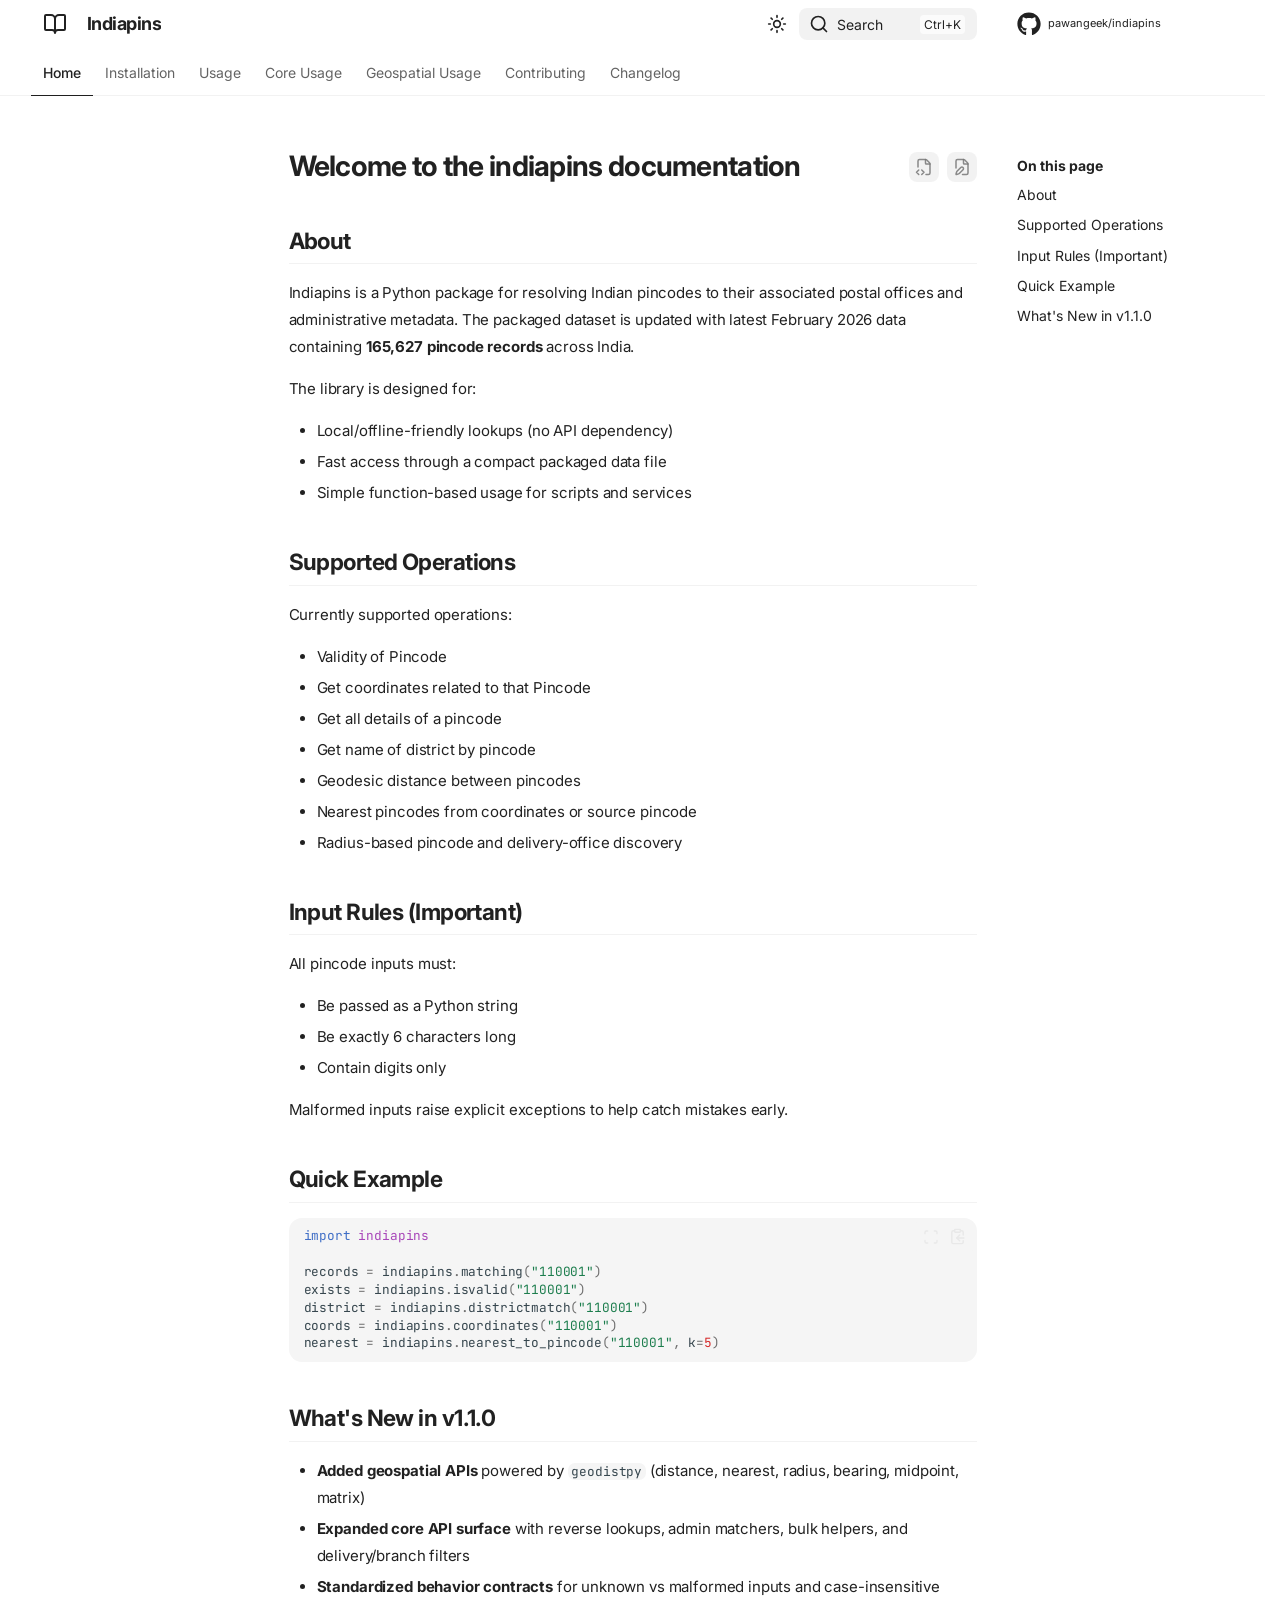
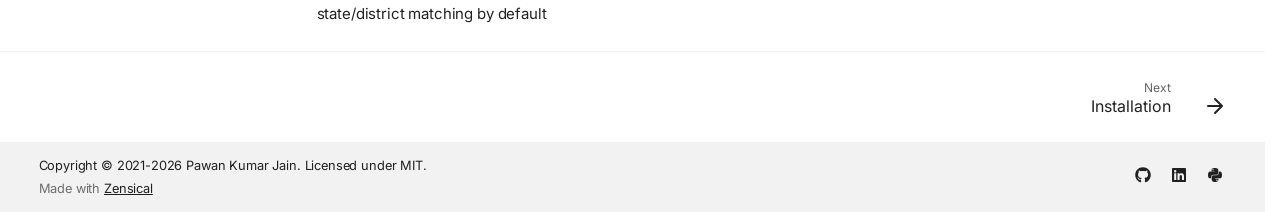
<file: index.html>
<!doctype html>
<html lang="en" class="no-js">
  <head>
    
      <meta charset="utf-8">
      <meta name="viewport" content="width=device-width,initial-scale=1">
      
        <meta name="description" content="Python package for validating Indian pincodes and fetching location details, districts, and coordinates.">
      
      
        <meta name="author" content="Pawan Kumar Jain">
      
      
        <link rel="canonical" href="https://pawangeek.github.io/indiapins/">
      
      
      
        <link rel="next" href="./installation/">
      
      
        
      
      
      <link rel="icon" href="./assets/images/favicon.png">
      <meta name="generator" content="zensical-0.0.27">
    
    
      
        <title>Welcome to the indiapins documentation - Indiapins</title>
      
    
    
      
        
      
      <link rel="stylesheet" href="./assets/stylesheets/modern/main.50057488.min.css">
      
        
          
        
        <link rel="stylesheet" href="./assets/stylesheets/modern/palette.dfe2e883.min.css">
      
      


    
    
      
    
    
      
        
        
        <link rel="preconnect" href="https://fonts.gstatic.com" crossorigin>
        <link rel="stylesheet" href="https://fonts.googleapis.com/css?family=Inter:300,300i,400,400i,500,500i,700,700i%7CJetBrains+Mono:400,400i,700,700i&display=fallback">
        <style>:root{--md-text-font:"Inter";--md-code-font:"JetBrains Mono"}</style>
      
    
    
      <link rel="stylesheet" href="./assets/stylesheets/extra.css">
    
    <script>__md_scope=new URL(".",location),__md_hash=e=>[...e].reduce(((e,t)=>(e<<5)-e+t.charCodeAt(0)),0),__md_get=(e,t=localStorage,a=__md_scope)=>JSON.parse(t.getItem(a.pathname+"."+e)),__md_set=(e,t,a=localStorage,_=__md_scope)=>{try{a.setItem(_.pathname+"."+e,JSON.stringify(t))}catch(e){}},document.documentElement.setAttribute("data-platform",navigator.platform)</script>
    
      

    
    
  <meta property="og:type" content="website">
  <meta property="og:url" content="https://pawangeek.github.io/indiapins/">
  <meta property="og:title" content="Indiapins Documentation">
  <meta property="og:description" content="Python package for validating Indian pincodes and fetching location details, districts, and coordinates.">
  <meta property="og:locale" content="en_US">
  <meta property="twitter:card" content="summary_large_image">
  <meta property="twitter:url" content="https://pawangeek.github.io/indiapins/">
  <meta property="twitter:title" content="Indiapins Documentation">
  <meta property="twitter:description" content="Python package for validating Indian pincodes and fetching location details, districts, and coordinates.">

  </head>
  
  
    
    
      
    
    
    
    
    <body dir="ltr" data-md-color-scheme="default" data-md-color-primary="indigo" data-md-color-accent="indigo">
  
    
    <input class="md-toggle" data-md-toggle="drawer" type="checkbox" id="__drawer" autocomplete="off">
    <input class="md-toggle" data-md-toggle="search" type="checkbox" id="__search" autocomplete="off">
    <label class="md-overlay" for="__drawer" aria-label="Navigation"></label>
    <div data-md-component="skip">
      
        
        <a href="#welcome-to-the-indiapins-documentation" class="md-skip">
          Skip to content
        </a>
      
    </div>
    <div data-md-component="announce">
      
    </div>
    
    
      

<header class="md-header" data-md-component="header">
  <nav class="md-header__inner md-grid" aria-label="Header">
    <a href="https://github.com/pawangeek/indiapins" title="Indiapins" class="md-header__button md-logo" aria-label="Indiapins" data-md-component="logo">
      
  
  <svg xmlns="http://www.w3.org/2000/svg" fill="none" stroke="currentColor" stroke-linecap="round" stroke-linejoin="round" stroke-width="2" class="lucide lucide-book-open" viewBox="0 0 24 24"><path d="M12 7v14M3 18a1 1 0 0 1-1-1V4a1 1 0 0 1 1-1h5a4 4 0 0 1 4 4 4 4 0 0 1 4-4h5a1 1 0 0 1 1 1v13a1 1 0 0 1-1 1h-6a3 3 0 0 0-3 3 3 3 0 0 0-3-3z"/></svg>

    </a>
    <label class="md-header__button md-icon" for="__drawer" aria-label="Navigation">
      
      <svg xmlns="http://www.w3.org/2000/svg" fill="none" stroke="currentColor" stroke-linecap="round" stroke-linejoin="round" stroke-width="2" class="lucide lucide-menu" viewBox="0 0 24 24"><path d="M4 5h16M4 12h16M4 19h16"/></svg>
    </label>
    <div class="md-header__title" data-md-component="header-title">
      <div class="md-header__ellipsis">
        <div class="md-header__topic">
          <span class="md-ellipsis">
            Indiapins
          </span>
        </div>
        <div class="md-header__topic" data-md-component="header-topic">
          <span class="md-ellipsis">
            
              Welcome to the indiapins documentation
            
          </span>
        </div>
      </div>
    </div>
    
      
        <form class="md-header__option" data-md-component="palette">
  
    
    
    
    <input class="md-option" data-md-color-media="none" data-md-color-scheme="default" data-md-color-primary="indigo" data-md-color-accent="indigo"  aria-label="Switch to dark mode"  type="radio" name="__palette" id="__palette_0">
    
      <label class="md-header__button md-icon" title="Switch to dark mode" for="__palette_1" hidden>
        <svg xmlns="http://www.w3.org/2000/svg" fill="none" stroke="currentColor" stroke-linecap="round" stroke-linejoin="round" stroke-width="2" class="lucide lucide-sun" viewBox="0 0 24 24"><circle cx="12" cy="12" r="4"/><path d="M12 2v2M12 20v2M4.93 4.93l1.41 1.41M17.66 17.66l1.41 1.41M2 12h2M20 12h2M6.34 17.66l-1.41 1.41M19.07 4.93l-1.41 1.41"/></svg>
      </label>
    
  
    
    
    
    <input class="md-option" data-md-color-media="none" data-md-color-scheme="slate" data-md-color-primary="indigo" data-md-color-accent="indigo"  aria-label="Switch to light mode"  type="radio" name="__palette" id="__palette_1">
    
      <label class="md-header__button md-icon" title="Switch to light mode" for="__palette_0" hidden>
        <svg xmlns="http://www.w3.org/2000/svg" fill="none" stroke="currentColor" stroke-linecap="round" stroke-linejoin="round" stroke-width="2" class="lucide lucide-moon" viewBox="0 0 24 24"><path d="M20.985 12.486a9 9 0 1 1-9.473-9.472c.405-.022.617.46.402.803a6 6 0 0 0 8.268 8.268c.344-.215.825-.004.803.401"/></svg>
      </label>
    
  
</form>
      
    
    
      <script>var palette=__md_get("__palette");if(palette&&palette.color){if("(prefers-color-scheme)"===palette.color.media){var media=matchMedia("(prefers-color-scheme: light)"),input=document.querySelector(media.matches?"[data-md-color-media='(prefers-color-scheme: light)']":"[data-md-color-media='(prefers-color-scheme: dark)']");palette.color.media=input.getAttribute("data-md-color-media"),palette.color.scheme=input.getAttribute("data-md-color-scheme"),palette.color.primary=input.getAttribute("data-md-color-primary"),palette.color.accent=input.getAttribute("data-md-color-accent")}for(var[key,value]of Object.entries(palette.color))document.body.setAttribute("data-md-color-"+key,value)}</script>
    
    
    
      
      
        <label class="md-header__button md-icon" for="__search" aria-label="Search">
          
          <svg xmlns="http://www.w3.org/2000/svg" fill="none" stroke="currentColor" stroke-linecap="round" stroke-linejoin="round" stroke-width="2" class="lucide lucide-search" viewBox="0 0 24 24"><path d="m21 21-4.34-4.34"/><circle cx="11" cy="11" r="8"/></svg>
        </label>
        <div class="md-search" data-md-component="search" role="dialog" aria-label="Search">
  <button type="button" class="md-search__button">
    Search
  </button>
</div>
      
    
    <div class="md-header__source">
      
        <a href="https://github.com/pawangeek/indiapins" title="Go to repository" class="md-source" data-md-component="source">
  <div class="md-source__icon md-icon">
    
    <svg xmlns="http://www.w3.org/2000/svg" viewBox="0 0 512 512"><!--! Font Awesome Free 7.1.0 by @fontawesome - https://fontawesome.com License - https://fontawesome.com/license/free (Icons: CC BY 4.0, Fonts: SIL OFL 1.1, Code: MIT License) Copyright 2025 Fonticons, Inc.--><path fill="currentColor" d="M173.9 397.4c0 2-2.3 3.6-5.2 3.6-3.3.3-5.6-1.3-5.6-3.6 0-2 2.3-3.6 5.2-3.6 3-.3 5.6 1.3 5.6 3.6m-31.1-4.5c-.7 2 1.3 4.3 4.3 4.9 2.6 1 5.6 0 6.2-2s-1.3-4.3-4.3-5.2c-2.6-.7-5.5.3-6.2 2.3m44.2-1.7c-2.9.7-4.9 2.6-4.6 4.9.3 2 2.9 3.3 5.9 2.6 2.9-.7 4.9-2.6 4.6-4.6-.3-1.9-3-3.2-5.9-2.9M252.8 8C114.1 8 8 113.3 8 252c0 110.9 69.8 205.8 169.5 239.2 12.8 2.3 17.3-5.6 17.3-12.1 0-6.2-.3-40.4-.3-61.4 0 0-70 15-84.7-29.8 0 0-11.4-29.1-27.8-36.6 0 0-22.9-15.7 1.6-15.4 0 0 24.9 2 38.6 25.8 21.9 38.6 58.6 27.5 72.9 20.9 2.3-16 8.8-27.1 16-33.7-55.9-6.2-112.3-14.3-112.3-110.5 0-27.5 7.6-41.3 23.6-58.9-2.6-6.5-11.1-33.3 2.6-67.9 20.9-6.5 69 27 69 27 20-5.6 41.5-8.5 62.8-8.5s42.8 2.9 62.8 8.5c0 0 48.1-33.6 69-27 13.7 34.7 5.2 61.4 2.6 67.9 16 17.7 25.8 31.5 25.8 58.9 0 96.5-58.9 104.2-114.8 110.5 9.2 7.9 17 22.9 17 46.4 0 33.7-.3 75.4-.3 83.6 0 6.5 4.6 14.4 17.3 12.1C436.2 457.8 504 362.9 504 252 504 113.3 391.5 8 252.8 8M105.2 352.9c-1.3 1-1 3.3.7 5.2 1.6 1.6 3.9 2.3 5.2 1 1.3-1 1-3.3-.7-5.2-1.6-1.6-3.9-2.3-5.2-1m-10.8-8.1c-.7 1.3.3 2.9 2.3 3.9 1.6 1 3.6.7 4.3-.7.7-1.3-.3-2.9-2.3-3.9-2-.6-3.6-.3-4.3.7m32.4 35.6c-1.6 1.3-1 4.3 1.3 6.2 2.3 2.3 5.2 2.6 6.5 1 1.3-1.3.7-4.3-1.3-6.2-2.2-2.3-5.2-2.6-6.5-1m-11.4-14.7c-1.6 1-1.6 3.6 0 5.9s4.3 3.3 5.6 2.3c1.6-1.3 1.6-3.9 0-6.2-1.4-2.3-4-3.3-5.6-2"/></svg>
  </div>
  <div class="md-source__repository">
    pawangeek/indiapins
  </div>
</a>
      
    </div>
  </nav>
  
</header>
    
    <div class="md-container" data-md-component="container">
      
      
        
          
            
<nav class="md-tabs" aria-label="Tabs" data-md-component="tabs">
  <div class="md-grid">
    <ul class="md-tabs__list">
      
        
  
  
  
    
  
  
    <li class="md-tabs__item md-tabs__item--active">
      <a href="" class="md-tabs__link">
        
  
  Home

      </a>
    </li>
  

      
        
  
  
  
  
    <li class="md-tabs__item">
      <a href="./installation/" class="md-tabs__link">
        
  
  Installation

      </a>
    </li>
  

      
        
  
  
  
  
    <li class="md-tabs__item">
      <a href="./usage/" class="md-tabs__link">
        
  
  Usage

      </a>
    </li>
  

      
        
  
  
  
  
    <li class="md-tabs__item">
      <a href="./usage-core/" class="md-tabs__link">
        
  
  Core Usage

      </a>
    </li>
  

      
        
  
  
  
  
    <li class="md-tabs__item">
      <a href="./usage-geo/" class="md-tabs__link">
        
  
  Geospatial Usage

      </a>
    </li>
  

      
        
  
  
  
  
    <li class="md-tabs__item">
      <a href="./contributing/" class="md-tabs__link">
        
  
  Contributing

      </a>
    </li>
  

      
        
  
  
  
  
    <li class="md-tabs__item">
      <a href="./changelog/" class="md-tabs__link">
        
  
  Changelog

      </a>
    </li>
  

      
    </ul>
  </div>
</nav>
          
        
      
      <main class="md-main" data-md-component="main">
        <div class="md-main__inner md-grid">
          
            
              
              <div class="md-sidebar md-sidebar--primary" data-md-component="sidebar" data-md-type="navigation" >
                <div class="md-sidebar__scrollwrap">
                  <div class="md-sidebar__inner">
                    


  


<nav class="md-nav md-nav--primary md-nav--lifted" aria-label="Navigation" data-md-level="0">
  <label class="md-nav__title" for="__drawer">
    <a href="https://github.com/pawangeek/indiapins" title="Indiapins" class="md-nav__button md-logo" aria-label="Indiapins" data-md-component="logo">
      
  
  <svg xmlns="http://www.w3.org/2000/svg" fill="none" stroke="currentColor" stroke-linecap="round" stroke-linejoin="round" stroke-width="2" class="lucide lucide-book-open" viewBox="0 0 24 24"><path d="M12 7v14M3 18a1 1 0 0 1-1-1V4a1 1 0 0 1 1-1h5a4 4 0 0 1 4 4 4 4 0 0 1 4-4h5a1 1 0 0 1 1 1v13a1 1 0 0 1-1 1h-6a3 3 0 0 0-3 3 3 3 0 0 0-3-3z"/></svg>

    </a>
    Indiapins
  </label>
  
    <div class="md-nav__source">
      <a href="https://github.com/pawangeek/indiapins" title="Go to repository" class="md-source" data-md-component="source">
  <div class="md-source__icon md-icon">
    
    <svg xmlns="http://www.w3.org/2000/svg" viewBox="0 0 512 512"><!--! Font Awesome Free 7.1.0 by @fontawesome - https://fontawesome.com License - https://fontawesome.com/license/free (Icons: CC BY 4.0, Fonts: SIL OFL 1.1, Code: MIT License) Copyright 2025 Fonticons, Inc.--><path fill="currentColor" d="M173.9 397.4c0 2-2.3 3.6-5.2 3.6-3.3.3-5.6-1.3-5.6-3.6 0-2 2.3-3.6 5.2-3.6 3-.3 5.6 1.3 5.6 3.6m-31.1-4.5c-.7 2 1.3 4.3 4.3 4.9 2.6 1 5.6 0 6.2-2s-1.3-4.3-4.3-5.2c-2.6-.7-5.5.3-6.2 2.3m44.2-1.7c-2.9.7-4.9 2.6-4.6 4.9.3 2 2.9 3.3 5.9 2.6 2.9-.7 4.9-2.6 4.6-4.6-.3-1.9-3-3.2-5.9-2.9M252.8 8C114.1 8 8 113.3 8 252c0 110.9 69.8 205.8 169.5 239.2 12.8 2.3 17.3-5.6 17.3-12.1 0-6.2-.3-40.4-.3-61.4 0 0-70 15-84.7-29.8 0 0-11.4-29.1-27.8-36.6 0 0-22.9-15.7 1.6-15.4 0 0 24.9 2 38.6 25.8 21.9 38.6 58.6 27.5 72.9 20.9 2.3-16 8.8-27.1 16-33.7-55.9-6.2-112.3-14.3-112.3-110.5 0-27.5 7.6-41.3 23.6-58.9-2.6-6.5-11.1-33.3 2.6-67.9 20.9-6.5 69 27 69 27 20-5.6 41.5-8.5 62.8-8.5s42.8 2.9 62.8 8.5c0 0 48.1-33.6 69-27 13.7 34.7 5.2 61.4 2.6 67.9 16 17.7 25.8 31.5 25.8 58.9 0 96.5-58.9 104.2-114.8 110.5 9.2 7.9 17 22.9 17 46.4 0 33.7-.3 75.4-.3 83.6 0 6.5 4.6 14.4 17.3 12.1C436.2 457.8 504 362.9 504 252 504 113.3 391.5 8 252.8 8M105.2 352.9c-1.3 1-1 3.3.7 5.2 1.6 1.6 3.9 2.3 5.2 1 1.3-1 1-3.3-.7-5.2-1.6-1.6-3.9-2.3-5.2-1m-10.8-8.1c-.7 1.3.3 2.9 2.3 3.9 1.6 1 3.6.7 4.3-.7.7-1.3-.3-2.9-2.3-3.9-2-.6-3.6-.3-4.3.7m32.4 35.6c-1.6 1.3-1 4.3 1.3 6.2 2.3 2.3 5.2 2.6 6.5 1 1.3-1.3.7-4.3-1.3-6.2-2.2-2.3-5.2-2.6-6.5-1m-11.4-14.7c-1.6 1-1.6 3.6 0 5.9s4.3 3.3 5.6 2.3c1.6-1.3 1.6-3.9 0-6.2-1.4-2.3-4-3.3-5.6-2"/></svg>
  </div>
  <div class="md-source__repository">
    pawangeek/indiapins
  </div>
</a>
    </div>
  
  <ul class="md-nav__list" data-md-scrollfix>
    
      
      
  
  
    
  
  
  
    <li class="md-nav__item md-nav__item--active">
      
      <input class="md-nav__toggle md-toggle" type="checkbox" id="__toc">
      
      
        
      
      
        <label class="md-nav__link md-nav__link--active" for="__toc">
          
  
  
  <span class="md-ellipsis">
    
  
    Home
  

    
  </span>
  
  

          <span class="md-nav__icon md-icon"></span>
        </label>
      
      <a href="" class="md-nav__link md-nav__link--active">
        
  
  
  <span class="md-ellipsis">
    
  
    Home
  

    
  </span>
  
  

      </a>
      
        


<nav class="md-nav md-nav--secondary" aria-label="On this page">
  
  
  
    
  
  
    <label class="md-nav__title" for="__toc">
      <span class="md-nav__icon md-icon"></span>
      On this page
    </label>
    <ul class="md-nav__list" data-md-component="toc" data-md-scrollfix>
      
        <li class="md-nav__item">
  <a href="#about" class="md-nav__link">
    <span class="md-ellipsis">
      
        About
      
    </span>
  </a>
  
</li>
      
        <li class="md-nav__item">
  <a href="#supported-operations" class="md-nav__link">
    <span class="md-ellipsis">
      
        Supported Operations
      
    </span>
  </a>
  
</li>
      
        <li class="md-nav__item">
  <a href="#input-rules-important" class="md-nav__link">
    <span class="md-ellipsis">
      
        Input Rules (Important)
      
    </span>
  </a>
  
</li>
      
        <li class="md-nav__item">
  <a href="#quick-example" class="md-nav__link">
    <span class="md-ellipsis">
      
        Quick Example
      
    </span>
  </a>
  
</li>
      
        <li class="md-nav__item">
  <a href="#whats-new-in-v110" class="md-nav__link">
    <span class="md-ellipsis">
      
        What's New in v1.1.0
      
    </span>
  </a>
  
</li>
      
    </ul>
  
</nav>
      
    </li>
  

    
      
      
  
  
  
  
    <li class="md-nav__item">
      <a href="./installation/" class="md-nav__link">
        
  
  
  <span class="md-ellipsis">
    
  
    Installation
  

    
  </span>
  
  

      </a>
    </li>
  

    
      
      
  
  
  
  
    <li class="md-nav__item">
      <a href="./usage/" class="md-nav__link">
        
  
  
  <span class="md-ellipsis">
    
  
    Usage
  

    
  </span>
  
  

      </a>
    </li>
  

    
      
      
  
  
  
  
    <li class="md-nav__item">
      <a href="./usage-core/" class="md-nav__link">
        
  
  
  <span class="md-ellipsis">
    
  
    Core Usage
  

    
  </span>
  
  

      </a>
    </li>
  

    
      
      
  
  
  
  
    <li class="md-nav__item">
      <a href="./usage-geo/" class="md-nav__link">
        
  
  
  <span class="md-ellipsis">
    
  
    Geospatial Usage
  

    
  </span>
  
  

      </a>
    </li>
  

    
      
      
  
  
  
  
    <li class="md-nav__item">
      <a href="./contributing/" class="md-nav__link">
        
  
  
  <span class="md-ellipsis">
    
  
    Contributing
  

    
  </span>
  
  

      </a>
    </li>
  

    
      
      
  
  
  
  
    <li class="md-nav__item">
      <a href="./changelog/" class="md-nav__link">
        
  
  
  <span class="md-ellipsis">
    
  
    Changelog
  

    
  </span>
  
  

      </a>
    </li>
  

    
  </ul>
</nav>
                  </div>
                </div>
              </div>
            
            
              
              <div class="md-sidebar md-sidebar--secondary" data-md-component="sidebar" data-md-type="toc" >
                <div class="md-sidebar__scrollwrap">
                  <div class="md-sidebar__inner">
                    


<nav class="md-nav md-nav--secondary" aria-label="On this page">
  
  
  
    
  
  
    <label class="md-nav__title" for="__toc">
      <span class="md-nav__icon md-icon"></span>
      On this page
    </label>
    <ul class="md-nav__list" data-md-component="toc" data-md-scrollfix>
      
        <li class="md-nav__item">
  <a href="#about" class="md-nav__link">
    <span class="md-ellipsis">
      
        About
      
    </span>
  </a>
  
</li>
      
        <li class="md-nav__item">
  <a href="#supported-operations" class="md-nav__link">
    <span class="md-ellipsis">
      
        Supported Operations
      
    </span>
  </a>
  
</li>
      
        <li class="md-nav__item">
  <a href="#input-rules-important" class="md-nav__link">
    <span class="md-ellipsis">
      
        Input Rules (Important)
      
    </span>
  </a>
  
</li>
      
        <li class="md-nav__item">
  <a href="#quick-example" class="md-nav__link">
    <span class="md-ellipsis">
      
        Quick Example
      
    </span>
  </a>
  
</li>
      
        <li class="md-nav__item">
  <a href="#whats-new-in-v110" class="md-nav__link">
    <span class="md-ellipsis">
      
        What's New in v1.1.0
      
    </span>
  </a>
  
</li>
      
    </ul>
  
</nav>
                  </div>
                </div>
              </div>
            
          
          
            <div class="md-content" data-md-component="content">
              
                



  


              
              <article class="md-content__inner md-typeset">
                
                  
  
    <a href="https://github.com/pawangeek/indiapins/edit/master/docs/index.md" title="Edit this page" class="md-content__button md-icon" rel="edit">
      
      <svg xmlns="http://www.w3.org/2000/svg" fill="none" stroke="currentColor" stroke-linecap="round" stroke-linejoin="round" stroke-width="2" class="lucide lucide-file-pen" viewBox="0 0 24 24"><path d="M12.659 22H18a2 2 0 0 0 2-2V8a2.4 2.4 0 0 0-.706-1.706l-3.588-3.588A2.4 2.4 0 0 0 14 2H6a2 2 0 0 0-2 2v9.34"/><path d="M14 2v5a1 1 0 0 0 1 1h5M10.378 12.622a1 1 0 0 1 3 3.003L8.36 20.637a2 2 0 0 1-.854.506l-2.867.837a.5.5 0 0 1-.62-.62l.836-2.869a2 2 0 0 1 .506-.853z"/></svg>
    </a>
  
  
    
      
    
    <a href="https://github.com/pawangeek/indiapins/raw/master/docs/index.md" title="View source of this page" class="md-content__button md-icon">
      
      <svg xmlns="http://www.w3.org/2000/svg" fill="none" stroke="currentColor" stroke-linecap="round" stroke-linejoin="round" stroke-width="2" class="lucide lucide-file-code-2" viewBox="0 0 24 24"><path d="M4 12.15V4a2 2 0 0 1 2-2h8a2.4 2.4 0 0 1 1.706.706l3.588 3.588A2.4 2.4 0 0 1 20 8v12a2 2 0 0 1-2 2h-3.35"/><path d="M14 2v5a1 1 0 0 0 1 1h5M5 16l-3 3 3 3M9 22l3-3-3-3"/></svg>
    </a>
  


<h1 id="welcome-to-the-indiapins-documentation">Welcome to the indiapins documentation<a class="headerlink" href="#welcome-to-the-indiapins-documentation" title="Permanent link">&para;</a></h1>
<h2 id="about">About<a class="headerlink" href="#about" title="Permanent link">&para;</a></h2>
<p>Indiapins is a Python package for resolving Indian pincodes to their associated
postal offices and administrative metadata. The packaged dataset is updated with
latest February 2026 data containing <strong>165,627 pincode records</strong> across India.</p>
<p>The library is designed for:</p>
<ul>
<li>Local/offline-friendly lookups (no API dependency)</li>
<li>Fast access through a compact packaged data file</li>
<li>Simple function-based usage for scripts and services</li>
</ul>
<h2 id="supported-operations">Supported Operations<a class="headerlink" href="#supported-operations" title="Permanent link">&para;</a></h2>
<p>Currently supported operations:</p>
<ul>
<li>Validity of Pincode</li>
<li>Get coordinates related to that Pincode</li>
<li>Get all details of a pincode</li>
<li>Get name of district by pincode</li>
<li>Geodesic distance between pincodes</li>
<li>Nearest pincodes from coordinates or source pincode</li>
<li>Radius-based pincode and delivery-office discovery</li>
</ul>
<h2 id="input-rules-important">Input Rules (Important)<a class="headerlink" href="#input-rules-important" title="Permanent link">&para;</a></h2>
<p>All pincode inputs must:</p>
<ul>
<li>Be passed as a Python string</li>
<li>Be exactly 6 characters long</li>
<li>Contain digits only</li>
</ul>
<p>Malformed inputs raise explicit exceptions to help catch mistakes early.</p>
<h2 id="quick-example">Quick Example<a class="headerlink" href="#quick-example" title="Permanent link">&para;</a></h2>
<div class="language-python highlight"><pre><span></span><code><span id="__span-0-1"><a id="__codelineno-0-1" name="__codelineno-0-1" href="#__codelineno-0-1"></a><span class="kn">import</span><span class="w"> </span><span class="nn">indiapins</span>
</span><span id="__span-0-2"><a id="__codelineno-0-2" name="__codelineno-0-2" href="#__codelineno-0-2"></a>
</span><span id="__span-0-3"><a id="__codelineno-0-3" name="__codelineno-0-3" href="#__codelineno-0-3"></a><span class="n">records</span> <span class="o">=</span> <span class="n">indiapins</span><span class="o">.</span><span class="n">matching</span><span class="p">(</span><span class="s2">&quot;110001&quot;</span><span class="p">)</span>
</span><span id="__span-0-4"><a id="__codelineno-0-4" name="__codelineno-0-4" href="#__codelineno-0-4"></a><span class="n">exists</span> <span class="o">=</span> <span class="n">indiapins</span><span class="o">.</span><span class="n">isvalid</span><span class="p">(</span><span class="s2">&quot;110001&quot;</span><span class="p">)</span>
</span><span id="__span-0-5"><a id="__codelineno-0-5" name="__codelineno-0-5" href="#__codelineno-0-5"></a><span class="n">district</span> <span class="o">=</span> <span class="n">indiapins</span><span class="o">.</span><span class="n">districtmatch</span><span class="p">(</span><span class="s2">&quot;110001&quot;</span><span class="p">)</span>
</span><span id="__span-0-6"><a id="__codelineno-0-6" name="__codelineno-0-6" href="#__codelineno-0-6"></a><span class="n">coords</span> <span class="o">=</span> <span class="n">indiapins</span><span class="o">.</span><span class="n">coordinates</span><span class="p">(</span><span class="s2">&quot;110001&quot;</span><span class="p">)</span>
</span><span id="__span-0-7"><a id="__codelineno-0-7" name="__codelineno-0-7" href="#__codelineno-0-7"></a><span class="n">nearest</span> <span class="o">=</span> <span class="n">indiapins</span><span class="o">.</span><span class="n">nearest_to_pincode</span><span class="p">(</span><span class="s2">&quot;110001&quot;</span><span class="p">,</span> <span class="n">k</span><span class="o">=</span><span class="mi">5</span><span class="p">)</span>
</span></code></pre></div>
<h2 id="whats-new-in-v110">What's New in v1.1.0<a class="headerlink" href="#whats-new-in-v110" title="Permanent link">&para;</a></h2>
<ul>
<li><strong>Added geospatial APIs</strong> powered by <code>geodistpy</code> (distance, nearest, radius, bearing, midpoint, matrix)</li>
<li><strong>Expanded core API surface</strong> with reverse lookups, admin matchers, bulk helpers, and delivery/branch filters</li>
<li><strong>Standardized behavior contracts</strong> for unknown vs malformed inputs and case-insensitive state/district matching by default</li>
</ul>














                
              </article>
            </div>
          
          
  <script>var tabs=__md_get("__tabs");if(Array.isArray(tabs))e:for(var set of document.querySelectorAll(".tabbed-set")){var labels=set.querySelector(".tabbed-labels");for(var tab of tabs)for(var label of labels.getElementsByTagName("label"))if(label.innerText.trim()===tab){var input=document.getElementById(label.htmlFor);input.checked=!0;continue e}}</script>

<script>var target=document.getElementById(location.hash.slice(1));target&&target.name&&(target.checked=target.name.startsWith("__tabbed_"))</script>
        </div>
        
          <button type="button" class="md-top md-icon" data-md-component="top" hidden>
  
  <svg xmlns="http://www.w3.org/2000/svg" fill="none" stroke="currentColor" stroke-linecap="round" stroke-linejoin="round" stroke-width="2" class="lucide lucide-circle-arrow-up" viewBox="0 0 24 24"><circle cx="12" cy="12" r="10"/><path d="m16 12-4-4-4 4M12 16V8"/></svg>
  Back to top
</button>
        
      </main>
      
        <footer class="md-footer">
  
    
      
      <nav class="md-footer__inner md-grid" aria-label="Footer" >
        
        
          
          <a href="./installation/" class="md-footer__link md-footer__link--next" aria-label="Next: Installation">
            <div class="md-footer__title">
              <span class="md-footer__direction">
                Next
              </span>
              <div class="md-ellipsis">
                Installation
              </div>
            </div>
            <div class="md-footer__button md-icon">
              
              <svg xmlns="http://www.w3.org/2000/svg" fill="none" stroke="currentColor" stroke-linecap="round" stroke-linejoin="round" stroke-width="2" class="lucide lucide-arrow-right" viewBox="0 0 24 24"><path d="M5 12h14M12 5l7 7-7 7"/></svg>
            </div>
          </a>
        
      </nav>
    
  
  <div class="md-footer-meta md-typeset">
    <div class="md-footer-meta__inner md-grid">
      <div class="md-copyright">
  
    <div class="md-copyright__highlight">
      Copyright &copy; 2021-2026 Pawan Kumar Jain. Licensed under MIT.

    </div>
  
  
    Made with
    <a href="https://zensical.org/" target="_blank" rel="noopener">
      Zensical
    </a>
  
</div>
      
        
<div class="md-social">
  
    
    
    
    
    <a href="https://github.com/pawangeek" target="_blank" rel="noopener" title="Pawan on GitHub" class="md-social__link">
      <svg xmlns="http://www.w3.org/2000/svg" viewBox="0 0 512 512"><!--! Font Awesome Free 7.1.0 by @fontawesome - https://fontawesome.com License - https://fontawesome.com/license/free (Icons: CC BY 4.0, Fonts: SIL OFL 1.1, Code: MIT License) Copyright 2025 Fonticons, Inc.--><path fill="currentColor" d="M173.9 397.4c0 2-2.3 3.6-5.2 3.6-3.3.3-5.6-1.3-5.6-3.6 0-2 2.3-3.6 5.2-3.6 3-.3 5.6 1.3 5.6 3.6m-31.1-4.5c-.7 2 1.3 4.3 4.3 4.9 2.6 1 5.6 0 6.2-2s-1.3-4.3-4.3-5.2c-2.6-.7-5.5.3-6.2 2.3m44.2-1.7c-2.9.7-4.9 2.6-4.6 4.9.3 2 2.9 3.3 5.9 2.6 2.9-.7 4.9-2.6 4.6-4.6-.3-1.9-3-3.2-5.9-2.9M252.8 8C114.1 8 8 113.3 8 252c0 110.9 69.8 205.8 169.5 239.2 12.8 2.3 17.3-5.6 17.3-12.1 0-6.2-.3-40.4-.3-61.4 0 0-70 15-84.7-29.8 0 0-11.4-29.1-27.8-36.6 0 0-22.9-15.7 1.6-15.4 0 0 24.9 2 38.6 25.8 21.9 38.6 58.6 27.5 72.9 20.9 2.3-16 8.8-27.1 16-33.7-55.9-6.2-112.3-14.3-112.3-110.5 0-27.5 7.6-41.3 23.6-58.9-2.6-6.5-11.1-33.3 2.6-67.9 20.9-6.5 69 27 69 27 20-5.6 41.5-8.5 62.8-8.5s42.8 2.9 62.8 8.5c0 0 48.1-33.6 69-27 13.7 34.7 5.2 61.4 2.6 67.9 16 17.7 25.8 31.5 25.8 58.9 0 96.5-58.9 104.2-114.8 110.5 9.2 7.9 17 22.9 17 46.4 0 33.7-.3 75.4-.3 83.6 0 6.5 4.6 14.4 17.3 12.1C436.2 457.8 504 362.9 504 252 504 113.3 391.5 8 252.8 8M105.2 352.9c-1.3 1-1 3.3.7 5.2 1.6 1.6 3.9 2.3 5.2 1 1.3-1 1-3.3-.7-5.2-1.6-1.6-3.9-2.3-5.2-1m-10.8-8.1c-.7 1.3.3 2.9 2.3 3.9 1.6 1 3.6.7 4.3-.7.7-1.3-.3-2.9-2.3-3.9-2-.6-3.6-.3-4.3.7m32.4 35.6c-1.6 1.3-1 4.3 1.3 6.2 2.3 2.3 5.2 2.6 6.5 1 1.3-1.3.7-4.3-1.3-6.2-2.2-2.3-5.2-2.6-6.5-1m-11.4-14.7c-1.6 1-1.6 3.6 0 5.9s4.3 3.3 5.6 2.3c1.6-1.3 1.6-3.9 0-6.2-1.4-2.3-4-3.3-5.6-2"/></svg>
    </a>
  
    
    
    
    
    <a href="https://in.linkedin.com/in/pawan-jain" target="_blank" rel="noopener" title="Pawan on LinkedIn" class="md-social__link">
      <svg xmlns="http://www.w3.org/2000/svg" viewBox="0 0 448 512"><!--! Font Awesome Free 7.1.0 by @fontawesome - https://fontawesome.com License - https://fontawesome.com/license/free (Icons: CC BY 4.0, Fonts: SIL OFL 1.1, Code: MIT License) Copyright 2025 Fonticons, Inc.--><path fill="currentColor" d="M416 32H31.9C14.3 32 0 46.5 0 64.3v383.4C0 465.5 14.3 480 31.9 480H416c17.6 0 32-14.5 32-32.3V64.3c0-17.8-14.4-32.3-32-32.3M135.4 416H69V202.2h66.5V416zM102.2 96a38.5 38.5 0 1 1 0 77 38.5 38.5 0 1 1 0-77m282.1 320h-66.4V312c0-24.8-.5-56.7-34.5-56.7-34.6 0-39.9 27-39.9 54.9V416h-66.4V202.2h63.7v29.2h.9c8.9-16.8 30.6-34.5 62.9-34.5 67.2 0 79.7 44.3 79.7 101.9z"/></svg>
    </a>
  
    
    
    
    
    <a href="https://pypi.org/project/indiapins/" target="_blank" rel="noopener" title="Indiapins on PyPI" class="md-social__link">
      <svg xmlns="http://www.w3.org/2000/svg" viewBox="0 0 448 512"><!--! Font Awesome Free 7.1.0 by @fontawesome - https://fontawesome.com License - https://fontawesome.com/license/free (Icons: CC BY 4.0, Fonts: SIL OFL 1.1, Code: MIT License) Copyright 2025 Fonticons, Inc.--><path fill="currentColor" d="M439.8 200.5c-7.7-30.9-22.3-54.2-53.4-54.2h-40.1v47.4c0 36.8-31.2 67.8-66.8 67.8H172.7c-29.2 0-53.4 25-53.4 54.3v101.8c0 29 25.2 46 53.4 54.3 33.8 9.9 66.3 11.7 106.8 0 26.9-7.8 53.4-23.5 53.4-54.3v-40.7H226.2v-13.6h160.2c31.1 0 42.6-21.7 53.4-54.2 11.2-33.5 10.7-65.7 0-108.6M286.2 444.7a20.4 20.4 0 1 1 0-40.7 20.4 20.4 0 1 1 0 40.7M167.8 248.1h106.8c29.7 0 53.4-24.5 53.4-54.3V91.9c0-29-24.4-50.7-53.4-55.6-35.8-5.9-74.7-5.6-106.8.1-45.2 8-53.4 24.7-53.4 55.6v40.7h106.9v13.6h-147c-31.1 0-58.3 18.7-66.8 54.2-9.8 40.7-10.2 66.1 0 108.6 7.6 31.6 25.7 54.2 56.8 54.2H101v-48.8c0-35.3 30.5-66.4 66.8-66.4m-6.6-183.4a20.4 20.4 0 1 1 0 40.8 20.4 20.4 0 1 1 0-40.8"/></svg>
    </a>
  
</div>
      
    </div>
  </div>
</footer>
      
    </div>
    <div class="md-dialog" data-md-component="dialog">
      <div class="md-dialog__inner md-typeset"></div>
    </div>
    
    
    
      
      
      
      <script id="__config" type="application/json">{"annotate":null,"base":".","features":["content.action.edit","content.action.view","content.code.annotate","content.code.copy","content.code.select","content.tabs.link","content.tooltips","navigation.footer","navigation.indexes","navigation.instant","navigation.instant.prefetch","navigation.path","navigation.sections","navigation.tabs","navigation.top","navigation.tracking","search.highlight"],"search":"./assets/javascripts/workers/search.e2d2d235.min.js","tags":null,"translations":{"clipboard.copied":"Copied to clipboard","clipboard.copy":"Copy to clipboard","search.result.more.one":"1 more on this page","search.result.more.other":"# more on this page","search.result.none":"No matching documents","search.result.one":"1 matching document","search.result.other":"# matching documents","search.result.placeholder":"Type to start searching","search.result.term.missing":"Missing","select.version":"Select version"},"version":null}</script>
    
    
      <script src="./assets/javascripts/bundle.5fd3284f.min.js"></script>
      
    
  </body>
</html>
</file>
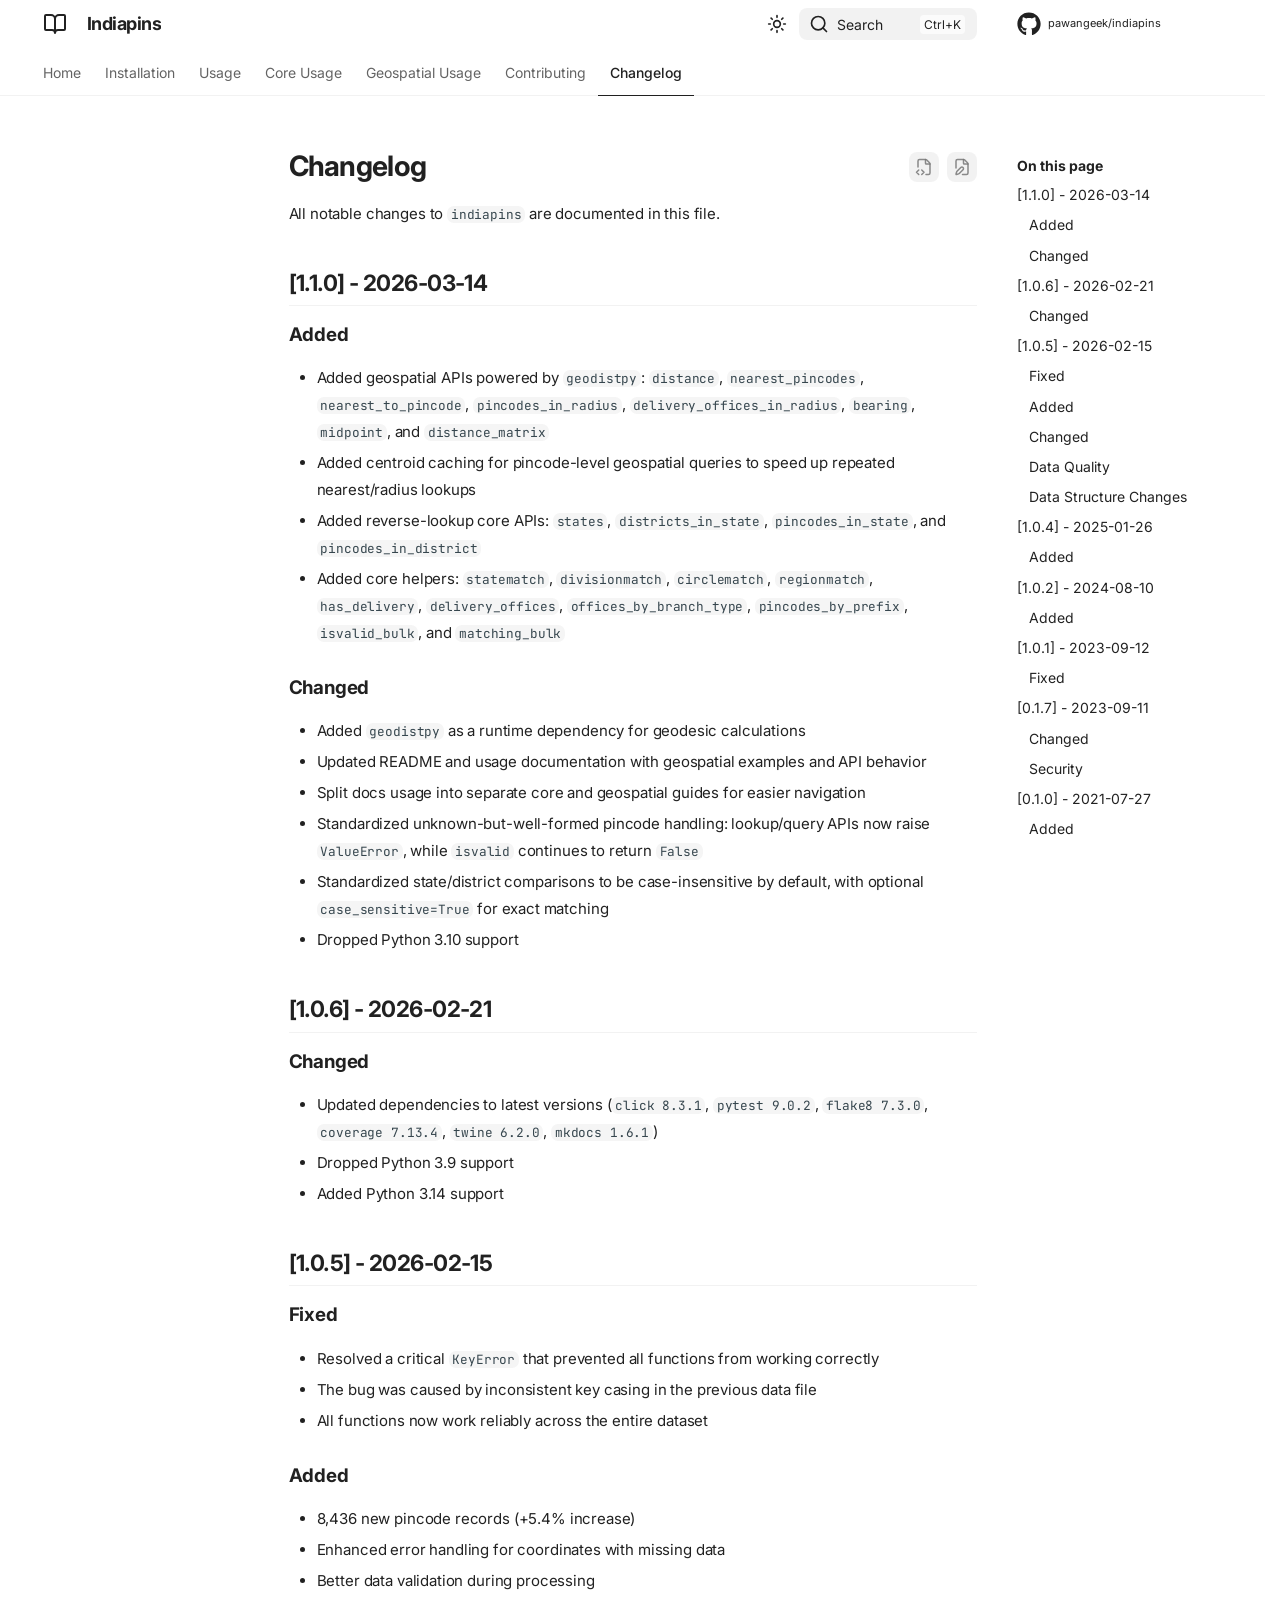
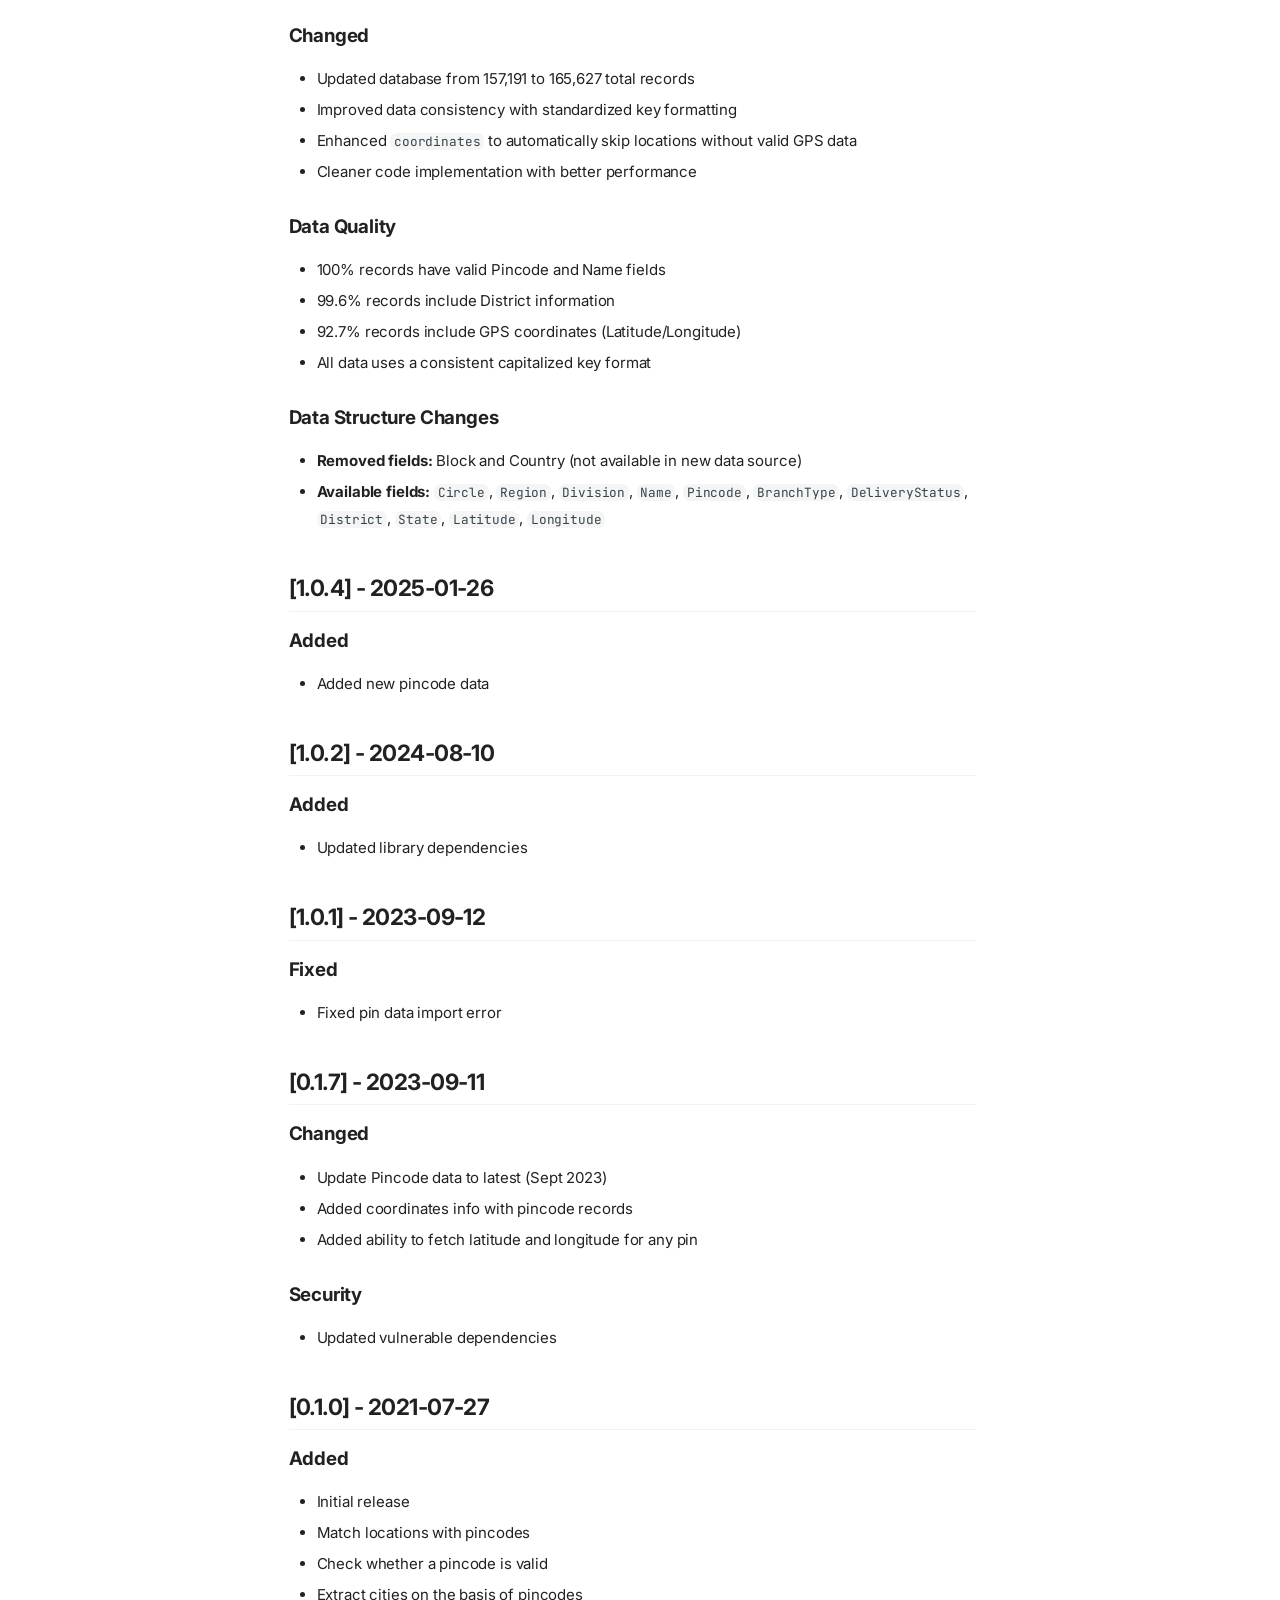
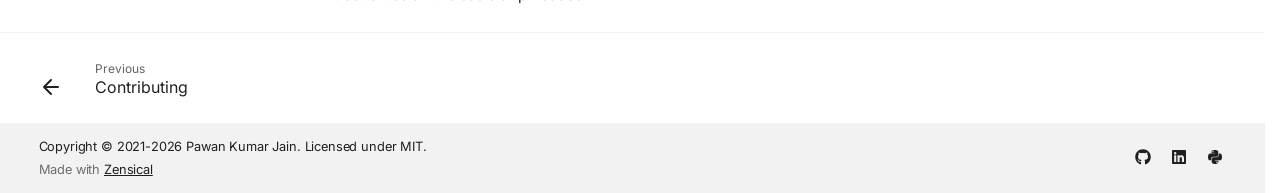
<file: changelog/index.html>
<!doctype html>
<html lang="en" class="no-js">
  <head>
    
      <meta charset="utf-8">
      <meta name="viewport" content="width=device-width,initial-scale=1">
      
        <meta name="description" content="Python package for validating Indian pincodes and fetching location details, districts, and coordinates.">
      
      
        <meta name="author" content="Pawan Kumar Jain">
      
      
        <link rel="canonical" href="https://pawangeek.github.io/indiapins/changelog/">
      
      
        <link rel="prev" href="../contributing/">
      
      
      
        
      
      
      <link rel="icon" href="../assets/images/favicon.png">
      <meta name="generator" content="zensical-0.0.27">
    
    
      
        <title>Changelog - Indiapins</title>
      
    
    
      
        
      
      <link rel="stylesheet" href="../assets/stylesheets/modern/main.50057488.min.css">
      
        
          
        
        <link rel="stylesheet" href="../assets/stylesheets/modern/palette.dfe2e883.min.css">
      
      


    
    
      
    
    
      
        
        
        <link rel="preconnect" href="https://fonts.gstatic.com" crossorigin>
        <link rel="stylesheet" href="https://fonts.googleapis.com/css?family=Inter:300,300i,400,400i,500,500i,700,700i%7CJetBrains+Mono:400,400i,700,700i&display=fallback">
        <style>:root{--md-text-font:"Inter";--md-code-font:"JetBrains Mono"}</style>
      
    
    
      <link rel="stylesheet" href="../assets/stylesheets/extra.css">
    
    <script>__md_scope=new URL("..",location),__md_hash=e=>[...e].reduce(((e,t)=>(e<<5)-e+t.charCodeAt(0)),0),__md_get=(e,t=localStorage,a=__md_scope)=>JSON.parse(t.getItem(a.pathname+"."+e)),__md_set=(e,t,a=localStorage,_=__md_scope)=>{try{a.setItem(_.pathname+"."+e,JSON.stringify(t))}catch(e){}},document.documentElement.setAttribute("data-platform",navigator.platform)</script>
    
      

    
    
  <meta property="og:type" content="website">
  <meta property="og:url" content="https://pawangeek.github.io/indiapins/">
  <meta property="og:title" content="Indiapins Documentation">
  <meta property="og:description" content="Python package for validating Indian pincodes and fetching location details, districts, and coordinates.">
  <meta property="og:locale" content="en_US">
  <meta property="twitter:card" content="summary_large_image">
  <meta property="twitter:url" content="https://pawangeek.github.io/indiapins/">
  <meta property="twitter:title" content="Indiapins Documentation">
  <meta property="twitter:description" content="Python package for validating Indian pincodes and fetching location details, districts, and coordinates.">

  </head>
  
  
    
    
      
    
    
    
    
    <body dir="ltr" data-md-color-scheme="default" data-md-color-primary="indigo" data-md-color-accent="indigo">
  
    
    <input class="md-toggle" data-md-toggle="drawer" type="checkbox" id="__drawer" autocomplete="off">
    <input class="md-toggle" data-md-toggle="search" type="checkbox" id="__search" autocomplete="off">
    <label class="md-overlay" for="__drawer" aria-label="Navigation"></label>
    <div data-md-component="skip">
      
        
        <a href="#changelog" class="md-skip">
          Skip to content
        </a>
      
    </div>
    <div data-md-component="announce">
      
    </div>
    
    
      

<header class="md-header" data-md-component="header">
  <nav class="md-header__inner md-grid" aria-label="Header">
    <a href="https://github.com/pawangeek/indiapins" title="Indiapins" class="md-header__button md-logo" aria-label="Indiapins" data-md-component="logo">
      
  
  <svg xmlns="http://www.w3.org/2000/svg" fill="none" stroke="currentColor" stroke-linecap="round" stroke-linejoin="round" stroke-width="2" class="lucide lucide-book-open" viewBox="0 0 24 24"><path d="M12 7v14M3 18a1 1 0 0 1-1-1V4a1 1 0 0 1 1-1h5a4 4 0 0 1 4 4 4 4 0 0 1 4-4h5a1 1 0 0 1 1 1v13a1 1 0 0 1-1 1h-6a3 3 0 0 0-3 3 3 3 0 0 0-3-3z"/></svg>

    </a>
    <label class="md-header__button md-icon" for="__drawer" aria-label="Navigation">
      
      <svg xmlns="http://www.w3.org/2000/svg" fill="none" stroke="currentColor" stroke-linecap="round" stroke-linejoin="round" stroke-width="2" class="lucide lucide-menu" viewBox="0 0 24 24"><path d="M4 5h16M4 12h16M4 19h16"/></svg>
    </label>
    <div class="md-header__title" data-md-component="header-title">
      <div class="md-header__ellipsis">
        <div class="md-header__topic">
          <span class="md-ellipsis">
            Indiapins
          </span>
        </div>
        <div class="md-header__topic" data-md-component="header-topic">
          <span class="md-ellipsis">
            
              Changelog
            
          </span>
        </div>
      </div>
    </div>
    
      
        <form class="md-header__option" data-md-component="palette">
  
    
    
    
    <input class="md-option" data-md-color-media="none" data-md-color-scheme="default" data-md-color-primary="indigo" data-md-color-accent="indigo"  aria-label="Switch to dark mode"  type="radio" name="__palette" id="__palette_0">
    
      <label class="md-header__button md-icon" title="Switch to dark mode" for="__palette_1" hidden>
        <svg xmlns="http://www.w3.org/2000/svg" fill="none" stroke="currentColor" stroke-linecap="round" stroke-linejoin="round" stroke-width="2" class="lucide lucide-sun" viewBox="0 0 24 24"><circle cx="12" cy="12" r="4"/><path d="M12 2v2M12 20v2M4.93 4.93l1.41 1.41M17.66 17.66l1.41 1.41M2 12h2M20 12h2M6.34 17.66l-1.41 1.41M19.07 4.93l-1.41 1.41"/></svg>
      </label>
    
  
    
    
    
    <input class="md-option" data-md-color-media="none" data-md-color-scheme="slate" data-md-color-primary="indigo" data-md-color-accent="indigo"  aria-label="Switch to light mode"  type="radio" name="__palette" id="__palette_1">
    
      <label class="md-header__button md-icon" title="Switch to light mode" for="__palette_0" hidden>
        <svg xmlns="http://www.w3.org/2000/svg" fill="none" stroke="currentColor" stroke-linecap="round" stroke-linejoin="round" stroke-width="2" class="lucide lucide-moon" viewBox="0 0 24 24"><path d="M20.985 12.486a9 9 0 1 1-9.473-9.472c.405-.022.617.46.402.803a6 6 0 0 0 8.268 8.268c.344-.215.825-.004.803.401"/></svg>
      </label>
    
  
</form>
      
    
    
      <script>var palette=__md_get("__palette");if(palette&&palette.color){if("(prefers-color-scheme)"===palette.color.media){var media=matchMedia("(prefers-color-scheme: light)"),input=document.querySelector(media.matches?"[data-md-color-media='(prefers-color-scheme: light)']":"[data-md-color-media='(prefers-color-scheme: dark)']");palette.color.media=input.getAttribute("data-md-color-media"),palette.color.scheme=input.getAttribute("data-md-color-scheme"),palette.color.primary=input.getAttribute("data-md-color-primary"),palette.color.accent=input.getAttribute("data-md-color-accent")}for(var[key,value]of Object.entries(palette.color))document.body.setAttribute("data-md-color-"+key,value)}</script>
    
    
    
      
      
        <label class="md-header__button md-icon" for="__search" aria-label="Search">
          
          <svg xmlns="http://www.w3.org/2000/svg" fill="none" stroke="currentColor" stroke-linecap="round" stroke-linejoin="round" stroke-width="2" class="lucide lucide-search" viewBox="0 0 24 24"><path d="m21 21-4.34-4.34"/><circle cx="11" cy="11" r="8"/></svg>
        </label>
        <div class="md-search" data-md-component="search" role="dialog" aria-label="Search">
  <button type="button" class="md-search__button">
    Search
  </button>
</div>
      
    
    <div class="md-header__source">
      
        <a href="https://github.com/pawangeek/indiapins" title="Go to repository" class="md-source" data-md-component="source">
  <div class="md-source__icon md-icon">
    
    <svg xmlns="http://www.w3.org/2000/svg" viewBox="0 0 512 512"><!--! Font Awesome Free 7.1.0 by @fontawesome - https://fontawesome.com License - https://fontawesome.com/license/free (Icons: CC BY 4.0, Fonts: SIL OFL 1.1, Code: MIT License) Copyright 2025 Fonticons, Inc.--><path fill="currentColor" d="M173.9 397.4c0 2-2.3 3.6-5.2 3.6-3.3.3-5.6-1.3-5.6-3.6 0-2 2.3-3.6 5.2-3.6 3-.3 5.6 1.3 5.6 3.6m-31.1-4.5c-.7 2 1.3 4.3 4.3 4.9 2.6 1 5.6 0 6.2-2s-1.3-4.3-4.3-5.2c-2.6-.7-5.5.3-6.2 2.3m44.2-1.7c-2.9.7-4.9 2.6-4.6 4.9.3 2 2.9 3.3 5.9 2.6 2.9-.7 4.9-2.6 4.6-4.6-.3-1.9-3-3.2-5.9-2.9M252.8 8C114.1 8 8 113.3 8 252c0 110.9 69.8 205.8 169.5 239.2 12.8 2.3 17.3-5.6 17.3-12.1 0-6.2-.3-40.4-.3-61.4 0 0-70 15-84.7-29.8 0 0-11.4-29.1-27.8-36.6 0 0-22.9-15.7 1.6-15.4 0 0 24.9 2 38.6 25.8 21.9 38.6 58.6 27.5 72.9 20.9 2.3-16 8.8-27.1 16-33.7-55.9-6.2-112.3-14.3-112.3-110.5 0-27.5 7.6-41.3 23.6-58.9-2.6-6.5-11.1-33.3 2.6-67.9 20.9-6.5 69 27 69 27 20-5.6 41.5-8.5 62.8-8.5s42.8 2.9 62.8 8.5c0 0 48.1-33.6 69-27 13.7 34.7 5.2 61.4 2.6 67.9 16 17.7 25.8 31.5 25.8 58.9 0 96.5-58.9 104.2-114.8 110.5 9.2 7.9 17 22.9 17 46.4 0 33.7-.3 75.4-.3 83.6 0 6.5 4.6 14.4 17.3 12.1C436.2 457.8 504 362.9 504 252 504 113.3 391.5 8 252.8 8M105.2 352.9c-1.3 1-1 3.3.7 5.2 1.6 1.6 3.9 2.3 5.2 1 1.3-1 1-3.3-.7-5.2-1.6-1.6-3.9-2.3-5.2-1m-10.8-8.1c-.7 1.3.3 2.9 2.3 3.9 1.6 1 3.6.7 4.3-.7.7-1.3-.3-2.9-2.3-3.9-2-.6-3.6-.3-4.3.7m32.4 35.6c-1.6 1.3-1 4.3 1.3 6.2 2.3 2.3 5.2 2.6 6.5 1 1.3-1.3.7-4.3-1.3-6.2-2.2-2.3-5.2-2.6-6.5-1m-11.4-14.7c-1.6 1-1.6 3.6 0 5.9s4.3 3.3 5.6 2.3c1.6-1.3 1.6-3.9 0-6.2-1.4-2.3-4-3.3-5.6-2"/></svg>
  </div>
  <div class="md-source__repository">
    pawangeek/indiapins
  </div>
</a>
      
    </div>
  </nav>
  
</header>
    
    <div class="md-container" data-md-component="container">
      
      
        
          
            
<nav class="md-tabs" aria-label="Tabs" data-md-component="tabs">
  <div class="md-grid">
    <ul class="md-tabs__list">
      
        
  
  
  
  
    <li class="md-tabs__item">
      <a href="./.." class="md-tabs__link">
        
  
  Home

      </a>
    </li>
  

      
        
  
  
  
  
    <li class="md-tabs__item">
      <a href="../installation/" class="md-tabs__link">
        
  
  Installation

      </a>
    </li>
  

      
        
  
  
  
  
    <li class="md-tabs__item">
      <a href="../usage/" class="md-tabs__link">
        
  
  Usage

      </a>
    </li>
  

      
        
  
  
  
  
    <li class="md-tabs__item">
      <a href="../usage-core/" class="md-tabs__link">
        
  
  Core Usage

      </a>
    </li>
  

      
        
  
  
  
  
    <li class="md-tabs__item">
      <a href="../usage-geo/" class="md-tabs__link">
        
  
  Geospatial Usage

      </a>
    </li>
  

      
        
  
  
  
  
    <li class="md-tabs__item">
      <a href="../contributing/" class="md-tabs__link">
        
  
  Contributing

      </a>
    </li>
  

      
        
  
  
  
    
  
  
    <li class="md-tabs__item md-tabs__item--active">
      <a href="././" class="md-tabs__link">
        
  
  Changelog

      </a>
    </li>
  

      
    </ul>
  </div>
</nav>
          
        
      
      <main class="md-main" data-md-component="main">
        <div class="md-main__inner md-grid">
          
            
              
              <div class="md-sidebar md-sidebar--primary" data-md-component="sidebar" data-md-type="navigation" >
                <div class="md-sidebar__scrollwrap">
                  <div class="md-sidebar__inner">
                    


  


<nav class="md-nav md-nav--primary md-nav--lifted" aria-label="Navigation" data-md-level="0">
  <label class="md-nav__title" for="__drawer">
    <a href="https://github.com/pawangeek/indiapins" title="Indiapins" class="md-nav__button md-logo" aria-label="Indiapins" data-md-component="logo">
      
  
  <svg xmlns="http://www.w3.org/2000/svg" fill="none" stroke="currentColor" stroke-linecap="round" stroke-linejoin="round" stroke-width="2" class="lucide lucide-book-open" viewBox="0 0 24 24"><path d="M12 7v14M3 18a1 1 0 0 1-1-1V4a1 1 0 0 1 1-1h5a4 4 0 0 1 4 4 4 4 0 0 1 4-4h5a1 1 0 0 1 1 1v13a1 1 0 0 1-1 1h-6a3 3 0 0 0-3 3 3 3 0 0 0-3-3z"/></svg>

    </a>
    Indiapins
  </label>
  
    <div class="md-nav__source">
      <a href="https://github.com/pawangeek/indiapins" title="Go to repository" class="md-source" data-md-component="source">
  <div class="md-source__icon md-icon">
    
    <svg xmlns="http://www.w3.org/2000/svg" viewBox="0 0 512 512"><!--! Font Awesome Free 7.1.0 by @fontawesome - https://fontawesome.com License - https://fontawesome.com/license/free (Icons: CC BY 4.0, Fonts: SIL OFL 1.1, Code: MIT License) Copyright 2025 Fonticons, Inc.--><path fill="currentColor" d="M173.9 397.4c0 2-2.3 3.6-5.2 3.6-3.3.3-5.6-1.3-5.6-3.6 0-2 2.3-3.6 5.2-3.6 3-.3 5.6 1.3 5.6 3.6m-31.1-4.5c-.7 2 1.3 4.3 4.3 4.9 2.6 1 5.6 0 6.2-2s-1.3-4.3-4.3-5.2c-2.6-.7-5.5.3-6.2 2.3m44.2-1.7c-2.9.7-4.9 2.6-4.6 4.9.3 2 2.9 3.3 5.9 2.6 2.9-.7 4.9-2.6 4.6-4.6-.3-1.9-3-3.2-5.9-2.9M252.8 8C114.1 8 8 113.3 8 252c0 110.9 69.8 205.8 169.5 239.2 12.8 2.3 17.3-5.6 17.3-12.1 0-6.2-.3-40.4-.3-61.4 0 0-70 15-84.7-29.8 0 0-11.4-29.1-27.8-36.6 0 0-22.9-15.7 1.6-15.4 0 0 24.9 2 38.6 25.8 21.9 38.6 58.6 27.5 72.9 20.9 2.3-16 8.8-27.1 16-33.7-55.9-6.2-112.3-14.3-112.3-110.5 0-27.5 7.6-41.3 23.6-58.9-2.6-6.5-11.1-33.3 2.6-67.9 20.9-6.5 69 27 69 27 20-5.6 41.5-8.5 62.8-8.5s42.8 2.9 62.8 8.5c0 0 48.1-33.6 69-27 13.7 34.7 5.2 61.4 2.6 67.9 16 17.7 25.8 31.5 25.8 58.9 0 96.5-58.9 104.2-114.8 110.5 9.2 7.9 17 22.9 17 46.4 0 33.7-.3 75.4-.3 83.6 0 6.5 4.6 14.4 17.3 12.1C436.2 457.8 504 362.9 504 252 504 113.3 391.5 8 252.8 8M105.2 352.9c-1.3 1-1 3.3.7 5.2 1.6 1.6 3.9 2.3 5.2 1 1.3-1 1-3.3-.7-5.2-1.6-1.6-3.9-2.3-5.2-1m-10.8-8.1c-.7 1.3.3 2.9 2.3 3.9 1.6 1 3.6.7 4.3-.7.7-1.3-.3-2.9-2.3-3.9-2-.6-3.6-.3-4.3.7m32.4 35.6c-1.6 1.3-1 4.3 1.3 6.2 2.3 2.3 5.2 2.6 6.5 1 1.3-1.3.7-4.3-1.3-6.2-2.2-2.3-5.2-2.6-6.5-1m-11.4-14.7c-1.6 1-1.6 3.6 0 5.9s4.3 3.3 5.6 2.3c1.6-1.3 1.6-3.9 0-6.2-1.4-2.3-4-3.3-5.6-2"/></svg>
  </div>
  <div class="md-source__repository">
    pawangeek/indiapins
  </div>
</a>
    </div>
  
  <ul class="md-nav__list" data-md-scrollfix>
    
      
      
  
  
  
  
    <li class="md-nav__item">
      <a href="./.." class="md-nav__link">
        
  
  
  <span class="md-ellipsis">
    
  
    Home
  

    
  </span>
  
  

      </a>
    </li>
  

    
      
      
  
  
  
  
    <li class="md-nav__item">
      <a href="../installation/" class="md-nav__link">
        
  
  
  <span class="md-ellipsis">
    
  
    Installation
  

    
  </span>
  
  

      </a>
    </li>
  

    
      
      
  
  
  
  
    <li class="md-nav__item">
      <a href="../usage/" class="md-nav__link">
        
  
  
  <span class="md-ellipsis">
    
  
    Usage
  

    
  </span>
  
  

      </a>
    </li>
  

    
      
      
  
  
  
  
    <li class="md-nav__item">
      <a href="../usage-core/" class="md-nav__link">
        
  
  
  <span class="md-ellipsis">
    
  
    Core Usage
  

    
  </span>
  
  

      </a>
    </li>
  

    
      
      
  
  
  
  
    <li class="md-nav__item">
      <a href="../usage-geo/" class="md-nav__link">
        
  
  
  <span class="md-ellipsis">
    
  
    Geospatial Usage
  

    
  </span>
  
  

      </a>
    </li>
  

    
      
      
  
  
  
  
    <li class="md-nav__item">
      <a href="../contributing/" class="md-nav__link">
        
  
  
  <span class="md-ellipsis">
    
  
    Contributing
  

    
  </span>
  
  

      </a>
    </li>
  

    
      
      
  
  
    
  
  
  
    <li class="md-nav__item md-nav__item--active">
      
      <input class="md-nav__toggle md-toggle" type="checkbox" id="__toc">
      
      
        
      
      
        <label class="md-nav__link md-nav__link--active" for="__toc">
          
  
  
  <span class="md-ellipsis">
    
  
    Changelog
  

    
  </span>
  
  

          <span class="md-nav__icon md-icon"></span>
        </label>
      
      <a href="././" class="md-nav__link md-nav__link--active">
        
  
  
  <span class="md-ellipsis">
    
  
    Changelog
  

    
  </span>
  
  

      </a>
      
        


<nav class="md-nav md-nav--secondary" aria-label="On this page">
  
  
  
    
  
  
    <label class="md-nav__title" for="__toc">
      <span class="md-nav__icon md-icon"></span>
      On this page
    </label>
    <ul class="md-nav__list" data-md-component="toc" data-md-scrollfix>
      
        <li class="md-nav__item">
  <a href="#110-2026-03-14" class="md-nav__link">
    <span class="md-ellipsis">
      
        [1.1.0] - 2026-03-14
      
    </span>
  </a>
  
    <nav class="md-nav" aria-label="[1.1.0] - 2026-03-14">
      <ul class="md-nav__list">
        
          <li class="md-nav__item">
  <a href="#added" class="md-nav__link">
    <span class="md-ellipsis">
      
        Added
      
    </span>
  </a>
  
</li>
        
          <li class="md-nav__item">
  <a href="#changed" class="md-nav__link">
    <span class="md-ellipsis">
      
        Changed
      
    </span>
  </a>
  
</li>
        
      </ul>
    </nav>
  
</li>
      
        <li class="md-nav__item">
  <a href="#106-2026-02-21" class="md-nav__link">
    <span class="md-ellipsis">
      
        [1.0.6] - 2026-02-21
      
    </span>
  </a>
  
    <nav class="md-nav" aria-label="[1.0.6] - 2026-02-21">
      <ul class="md-nav__list">
        
          <li class="md-nav__item">
  <a href="#changed_1" class="md-nav__link">
    <span class="md-ellipsis">
      
        Changed
      
    </span>
  </a>
  
</li>
        
      </ul>
    </nav>
  
</li>
      
        <li class="md-nav__item">
  <a href="#105-2026-02-15" class="md-nav__link">
    <span class="md-ellipsis">
      
        [1.0.5] - 2026-02-15
      
    </span>
  </a>
  
    <nav class="md-nav" aria-label="[1.0.5] - 2026-02-15">
      <ul class="md-nav__list">
        
          <li class="md-nav__item">
  <a href="#fixed" class="md-nav__link">
    <span class="md-ellipsis">
      
        Fixed
      
    </span>
  </a>
  
</li>
        
          <li class="md-nav__item">
  <a href="#added_1" class="md-nav__link">
    <span class="md-ellipsis">
      
        Added
      
    </span>
  </a>
  
</li>
        
          <li class="md-nav__item">
  <a href="#changed_2" class="md-nav__link">
    <span class="md-ellipsis">
      
        Changed
      
    </span>
  </a>
  
</li>
        
          <li class="md-nav__item">
  <a href="#data-quality" class="md-nav__link">
    <span class="md-ellipsis">
      
        Data Quality
      
    </span>
  </a>
  
</li>
        
          <li class="md-nav__item">
  <a href="#data-structure-changes" class="md-nav__link">
    <span class="md-ellipsis">
      
        Data Structure Changes
      
    </span>
  </a>
  
</li>
        
      </ul>
    </nav>
  
</li>
      
        <li class="md-nav__item">
  <a href="#104-2025-01-26" class="md-nav__link">
    <span class="md-ellipsis">
      
        [1.0.4] - 2025-01-26
      
    </span>
  </a>
  
    <nav class="md-nav" aria-label="[1.0.4] - 2025-01-26">
      <ul class="md-nav__list">
        
          <li class="md-nav__item">
  <a href="#added_2" class="md-nav__link">
    <span class="md-ellipsis">
      
        Added
      
    </span>
  </a>
  
</li>
        
      </ul>
    </nav>
  
</li>
      
        <li class="md-nav__item">
  <a href="#102-2024-08-10" class="md-nav__link">
    <span class="md-ellipsis">
      
        [1.0.2] - 2024-08-10
      
    </span>
  </a>
  
    <nav class="md-nav" aria-label="[1.0.2] - 2024-08-10">
      <ul class="md-nav__list">
        
          <li class="md-nav__item">
  <a href="#added_3" class="md-nav__link">
    <span class="md-ellipsis">
      
        Added
      
    </span>
  </a>
  
</li>
        
      </ul>
    </nav>
  
</li>
      
        <li class="md-nav__item">
  <a href="#101-2023-09-12" class="md-nav__link">
    <span class="md-ellipsis">
      
        [1.0.1] - 2023-09-12
      
    </span>
  </a>
  
    <nav class="md-nav" aria-label="[1.0.1] - 2023-09-12">
      <ul class="md-nav__list">
        
          <li class="md-nav__item">
  <a href="#fixed_1" class="md-nav__link">
    <span class="md-ellipsis">
      
        Fixed
      
    </span>
  </a>
  
</li>
        
      </ul>
    </nav>
  
</li>
      
        <li class="md-nav__item">
  <a href="#017-2023-09-11" class="md-nav__link">
    <span class="md-ellipsis">
      
        [0.1.7] - 2023-09-11
      
    </span>
  </a>
  
    <nav class="md-nav" aria-label="[0.1.7] - 2023-09-11">
      <ul class="md-nav__list">
        
          <li class="md-nav__item">
  <a href="#changed_3" class="md-nav__link">
    <span class="md-ellipsis">
      
        Changed
      
    </span>
  </a>
  
</li>
        
          <li class="md-nav__item">
  <a href="#security" class="md-nav__link">
    <span class="md-ellipsis">
      
        Security
      
    </span>
  </a>
  
</li>
        
      </ul>
    </nav>
  
</li>
      
        <li class="md-nav__item">
  <a href="#010-2021-07-27" class="md-nav__link">
    <span class="md-ellipsis">
      
        [0.1.0] - 2021-07-27
      
    </span>
  </a>
  
    <nav class="md-nav" aria-label="[0.1.0] - 2021-07-27">
      <ul class="md-nav__list">
        
          <li class="md-nav__item">
  <a href="#added_4" class="md-nav__link">
    <span class="md-ellipsis">
      
        Added
      
    </span>
  </a>
  
</li>
        
      </ul>
    </nav>
  
</li>
      
    </ul>
  
</nav>
      
    </li>
  

    
  </ul>
</nav>
                  </div>
                </div>
              </div>
            
            
              
              <div class="md-sidebar md-sidebar--secondary" data-md-component="sidebar" data-md-type="toc" >
                <div class="md-sidebar__scrollwrap">
                  <div class="md-sidebar__inner">
                    


<nav class="md-nav md-nav--secondary" aria-label="On this page">
  
  
  
    
  
  
    <label class="md-nav__title" for="__toc">
      <span class="md-nav__icon md-icon"></span>
      On this page
    </label>
    <ul class="md-nav__list" data-md-component="toc" data-md-scrollfix>
      
        <li class="md-nav__item">
  <a href="#110-2026-03-14" class="md-nav__link">
    <span class="md-ellipsis">
      
        [1.1.0] - 2026-03-14
      
    </span>
  </a>
  
    <nav class="md-nav" aria-label="[1.1.0] - 2026-03-14">
      <ul class="md-nav__list">
        
          <li class="md-nav__item">
  <a href="#added" class="md-nav__link">
    <span class="md-ellipsis">
      
        Added
      
    </span>
  </a>
  
</li>
        
          <li class="md-nav__item">
  <a href="#changed" class="md-nav__link">
    <span class="md-ellipsis">
      
        Changed
      
    </span>
  </a>
  
</li>
        
      </ul>
    </nav>
  
</li>
      
        <li class="md-nav__item">
  <a href="#106-2026-02-21" class="md-nav__link">
    <span class="md-ellipsis">
      
        [1.0.6] - 2026-02-21
      
    </span>
  </a>
  
    <nav class="md-nav" aria-label="[1.0.6] - 2026-02-21">
      <ul class="md-nav__list">
        
          <li class="md-nav__item">
  <a href="#changed_1" class="md-nav__link">
    <span class="md-ellipsis">
      
        Changed
      
    </span>
  </a>
  
</li>
        
      </ul>
    </nav>
  
</li>
      
        <li class="md-nav__item">
  <a href="#105-2026-02-15" class="md-nav__link">
    <span class="md-ellipsis">
      
        [1.0.5] - 2026-02-15
      
    </span>
  </a>
  
    <nav class="md-nav" aria-label="[1.0.5] - 2026-02-15">
      <ul class="md-nav__list">
        
          <li class="md-nav__item">
  <a href="#fixed" class="md-nav__link">
    <span class="md-ellipsis">
      
        Fixed
      
    </span>
  </a>
  
</li>
        
          <li class="md-nav__item">
  <a href="#added_1" class="md-nav__link">
    <span class="md-ellipsis">
      
        Added
      
    </span>
  </a>
  
</li>
        
          <li class="md-nav__item">
  <a href="#changed_2" class="md-nav__link">
    <span class="md-ellipsis">
      
        Changed
      
    </span>
  </a>
  
</li>
        
          <li class="md-nav__item">
  <a href="#data-quality" class="md-nav__link">
    <span class="md-ellipsis">
      
        Data Quality
      
    </span>
  </a>
  
</li>
        
          <li class="md-nav__item">
  <a href="#data-structure-changes" class="md-nav__link">
    <span class="md-ellipsis">
      
        Data Structure Changes
      
    </span>
  </a>
  
</li>
        
      </ul>
    </nav>
  
</li>
      
        <li class="md-nav__item">
  <a href="#104-2025-01-26" class="md-nav__link">
    <span class="md-ellipsis">
      
        [1.0.4] - 2025-01-26
      
    </span>
  </a>
  
    <nav class="md-nav" aria-label="[1.0.4] - 2025-01-26">
      <ul class="md-nav__list">
        
          <li class="md-nav__item">
  <a href="#added_2" class="md-nav__link">
    <span class="md-ellipsis">
      
        Added
      
    </span>
  </a>
  
</li>
        
      </ul>
    </nav>
  
</li>
      
        <li class="md-nav__item">
  <a href="#102-2024-08-10" class="md-nav__link">
    <span class="md-ellipsis">
      
        [1.0.2] - 2024-08-10
      
    </span>
  </a>
  
    <nav class="md-nav" aria-label="[1.0.2] - 2024-08-10">
      <ul class="md-nav__list">
        
          <li class="md-nav__item">
  <a href="#added_3" class="md-nav__link">
    <span class="md-ellipsis">
      
        Added
      
    </span>
  </a>
  
</li>
        
      </ul>
    </nav>
  
</li>
      
        <li class="md-nav__item">
  <a href="#101-2023-09-12" class="md-nav__link">
    <span class="md-ellipsis">
      
        [1.0.1] - 2023-09-12
      
    </span>
  </a>
  
    <nav class="md-nav" aria-label="[1.0.1] - 2023-09-12">
      <ul class="md-nav__list">
        
          <li class="md-nav__item">
  <a href="#fixed_1" class="md-nav__link">
    <span class="md-ellipsis">
      
        Fixed
      
    </span>
  </a>
  
</li>
        
      </ul>
    </nav>
  
</li>
      
        <li class="md-nav__item">
  <a href="#017-2023-09-11" class="md-nav__link">
    <span class="md-ellipsis">
      
        [0.1.7] - 2023-09-11
      
    </span>
  </a>
  
    <nav class="md-nav" aria-label="[0.1.7] - 2023-09-11">
      <ul class="md-nav__list">
        
          <li class="md-nav__item">
  <a href="#changed_3" class="md-nav__link">
    <span class="md-ellipsis">
      
        Changed
      
    </span>
  </a>
  
</li>
        
          <li class="md-nav__item">
  <a href="#security" class="md-nav__link">
    <span class="md-ellipsis">
      
        Security
      
    </span>
  </a>
  
</li>
        
      </ul>
    </nav>
  
</li>
      
        <li class="md-nav__item">
  <a href="#010-2021-07-27" class="md-nav__link">
    <span class="md-ellipsis">
      
        [0.1.0] - 2021-07-27
      
    </span>
  </a>
  
    <nav class="md-nav" aria-label="[0.1.0] - 2021-07-27">
      <ul class="md-nav__list">
        
          <li class="md-nav__item">
  <a href="#added_4" class="md-nav__link">
    <span class="md-ellipsis">
      
        Added
      
    </span>
  </a>
  
</li>
        
      </ul>
    </nav>
  
</li>
      
    </ul>
  
</nav>
                  </div>
                </div>
              </div>
            
          
          
            <div class="md-content" data-md-component="content">
              
                



  


              
              <article class="md-content__inner md-typeset">
                
                  
  
    <a href="https://github.com/pawangeek/indiapins/edit/master/docs/changelog.md" title="Edit this page" class="md-content__button md-icon" rel="edit">
      
      <svg xmlns="http://www.w3.org/2000/svg" fill="none" stroke="currentColor" stroke-linecap="round" stroke-linejoin="round" stroke-width="2" class="lucide lucide-file-pen" viewBox="0 0 24 24"><path d="M12.659 22H18a2 2 0 0 0 2-2V8a2.4 2.4 0 0 0-.706-1.706l-3.588-3.588A2.4 2.4 0 0 0 14 2H6a2 2 0 0 0-2 2v9.34"/><path d="M14 2v5a1 1 0 0 0 1 1h5M10.378 12.622a1 1 0 0 1 3 3.003L8.36 20.637a2 2 0 0 1-.854.506l-2.867.837a.5.5 0 0 1-.62-.62l.836-2.869a2 2 0 0 1 .506-.853z"/></svg>
    </a>
  
  
    
      
    
    <a href="https://github.com/pawangeek/indiapins/raw/master/docs/changelog.md" title="View source of this page" class="md-content__button md-icon">
      
      <svg xmlns="http://www.w3.org/2000/svg" fill="none" stroke="currentColor" stroke-linecap="round" stroke-linejoin="round" stroke-width="2" class="lucide lucide-file-code-2" viewBox="0 0 24 24"><path d="M4 12.15V4a2 2 0 0 1 2-2h8a2.4 2.4 0 0 1 1.706.706l3.588 3.588A2.4 2.4 0 0 1 20 8v12a2 2 0 0 1-2 2h-3.35"/><path d="M14 2v5a1 1 0 0 0 1 1h5M5 16l-3 3 3 3M9 22l3-3-3-3"/></svg>
    </a>
  


<h1 id="changelog">Changelog<a class="headerlink" href="#changelog" title="Permanent link">&para;</a></h1>
<p>All notable changes to <code>indiapins</code> are documented in this file.</p>
<h2 id="110-2026-03-14">[1.1.0] - 2026-03-14<a class="headerlink" href="#110-2026-03-14" title="Permanent link">&para;</a></h2>
<h3 id="added">Added<a class="headerlink" href="#added" title="Permanent link">&para;</a></h3>
<ul>
<li>Added geospatial APIs powered by <code>geodistpy</code>: <code>distance</code>, <code>nearest_pincodes</code>, <code>nearest_to_pincode</code>, <code>pincodes_in_radius</code>, <code>delivery_offices_in_radius</code>, <code>bearing</code>, <code>midpoint</code>, and <code>distance_matrix</code></li>
<li>Added centroid caching for pincode-level geospatial queries to speed up repeated nearest/radius lookups</li>
<li>Added reverse-lookup core APIs: <code>states</code>, <code>districts_in_state</code>, <code>pincodes_in_state</code>, and <code>pincodes_in_district</code></li>
<li>Added core helpers: <code>statematch</code>, <code>divisionmatch</code>, <code>circlematch</code>, <code>regionmatch</code>, <code>has_delivery</code>, <code>delivery_offices</code>, <code>offices_by_branch_type</code>, <code>pincodes_by_prefix</code>, <code>isvalid_bulk</code>, and <code>matching_bulk</code></li>
</ul>
<h3 id="changed">Changed<a class="headerlink" href="#changed" title="Permanent link">&para;</a></h3>
<ul>
<li>Added <code>geodistpy</code> as a runtime dependency for geodesic calculations</li>
<li>Updated README and usage documentation with geospatial examples and API behavior</li>
<li>Split docs usage into separate core and geospatial guides for easier navigation</li>
<li>Standardized unknown-but-well-formed pincode handling: lookup/query APIs now raise <code>ValueError</code>, while <code>isvalid</code> continues to return <code>False</code></li>
<li>Standardized state/district comparisons to be case-insensitive by default, with optional <code>case_sensitive=True</code> for exact matching</li>
<li>Dropped Python 3.10 support</li>
</ul>
<h2 id="106-2026-02-21">[1.0.6] - 2026-02-21<a class="headerlink" href="#106-2026-02-21" title="Permanent link">&para;</a></h2>
<h3 id="changed_1">Changed<a class="headerlink" href="#changed_1" title="Permanent link">&para;</a></h3>
<ul>
<li>Updated dependencies to latest versions (<code>click 8.3.1</code>, <code>pytest 9.0.2</code>, <code>flake8 7.3.0</code>, <code>coverage 7.13.4</code>, <code>twine 6.2.0</code>, <code>mkdocs 1.6.1</code>)</li>
<li>Dropped Python 3.9 support</li>
<li>Added Python 3.14 support</li>
</ul>
<h2 id="105-2026-02-15">[1.0.5] - 2026-02-15<a class="headerlink" href="#105-2026-02-15" title="Permanent link">&para;</a></h2>
<h3 id="fixed">Fixed<a class="headerlink" href="#fixed" title="Permanent link">&para;</a></h3>
<ul>
<li>Resolved a critical <code>KeyError</code> that prevented all functions from working correctly</li>
<li>The bug was caused by inconsistent key casing in the previous data file</li>
<li>All functions now work reliably across the entire dataset</li>
</ul>
<h3 id="added_1">Added<a class="headerlink" href="#added_1" title="Permanent link">&para;</a></h3>
<ul>
<li>8,436 new pincode records (+5.4% increase)</li>
<li>Enhanced error handling for coordinates with missing data</li>
<li>Better data validation during processing</li>
</ul>
<h3 id="changed_2">Changed<a class="headerlink" href="#changed_2" title="Permanent link">&para;</a></h3>
<ul>
<li>Updated database from 157,191 to 165,627 total records</li>
<li>Improved data consistency with standardized key formatting</li>
<li>Enhanced <code>coordinates</code> to automatically skip locations without valid GPS data</li>
<li>Cleaner code implementation with better performance</li>
</ul>
<h3 id="data-quality">Data Quality<a class="headerlink" href="#data-quality" title="Permanent link">&para;</a></h3>
<ul>
<li>100% records have valid Pincode and Name fields</li>
<li>99.6% records include District information</li>
<li>92.7% records include GPS coordinates (Latitude/Longitude)</li>
<li>All data uses a consistent capitalized key format</li>
</ul>
<h3 id="data-structure-changes">Data Structure Changes<a class="headerlink" href="#data-structure-changes" title="Permanent link">&para;</a></h3>
<ul>
<li><strong>Removed fields:</strong> Block and Country (not available in new data source)</li>
<li><strong>Available fields:</strong> <code>Circle</code>, <code>Region</code>, <code>Division</code>, <code>Name</code>, <code>Pincode</code>, <code>BranchType</code>, <code>DeliveryStatus</code>, <code>District</code>, <code>State</code>, <code>Latitude</code>, <code>Longitude</code></li>
</ul>
<h2 id="104-2025-01-26">[1.0.4] - 2025-01-26<a class="headerlink" href="#104-2025-01-26" title="Permanent link">&para;</a></h2>
<h3 id="added_2">Added<a class="headerlink" href="#added_2" title="Permanent link">&para;</a></h3>
<ul>
<li>Added new pincode data</li>
</ul>
<h2 id="102-2024-08-10">[1.0.2] - 2024-08-10<a class="headerlink" href="#102-2024-08-10" title="Permanent link">&para;</a></h2>
<h3 id="added_3">Added<a class="headerlink" href="#added_3" title="Permanent link">&para;</a></h3>
<ul>
<li>Updated library dependencies</li>
</ul>
<h2 id="101-2023-09-12">[1.0.1] - 2023-09-12<a class="headerlink" href="#101-2023-09-12" title="Permanent link">&para;</a></h2>
<h3 id="fixed_1">Fixed<a class="headerlink" href="#fixed_1" title="Permanent link">&para;</a></h3>
<ul>
<li>Fixed pin data import error</li>
</ul>
<h2 id="017-2023-09-11">[0.1.7] - 2023-09-11<a class="headerlink" href="#017-2023-09-11" title="Permanent link">&para;</a></h2>
<h3 id="changed_3">Changed<a class="headerlink" href="#changed_3" title="Permanent link">&para;</a></h3>
<ul>
<li>Update Pincode data to latest (Sept 2023)</li>
<li>Added coordinates info with pincode records</li>
<li>Added ability to fetch latitude and longitude for any pin</li>
</ul>
<h3 id="security">Security<a class="headerlink" href="#security" title="Permanent link">&para;</a></h3>
<ul>
<li>Updated vulnerable dependencies</li>
</ul>
<h2 id="010-2021-07-27">[0.1.0] - 2021-07-27<a class="headerlink" href="#010-2021-07-27" title="Permanent link">&para;</a></h2>
<h3 id="added_4">Added<a class="headerlink" href="#added_4" title="Permanent link">&para;</a></h3>
<ul>
<li>Initial release</li>
<li>Match locations with pincodes</li>
<li>Check whether a pincode is valid</li>
<li>Extract cities on the basis of pincodes</li>
</ul>














                
              </article>
            </div>
          
          
  <script>var tabs=__md_get("__tabs");if(Array.isArray(tabs))e:for(var set of document.querySelectorAll(".tabbed-set")){var labels=set.querySelector(".tabbed-labels");for(var tab of tabs)for(var label of labels.getElementsByTagName("label"))if(label.innerText.trim()===tab){var input=document.getElementById(label.htmlFor);input.checked=!0;continue e}}</script>

<script>var target=document.getElementById(location.hash.slice(1));target&&target.name&&(target.checked=target.name.startsWith("__tabbed_"))</script>
        </div>
        
          <button type="button" class="md-top md-icon" data-md-component="top" hidden>
  
  <svg xmlns="http://www.w3.org/2000/svg" fill="none" stroke="currentColor" stroke-linecap="round" stroke-linejoin="round" stroke-width="2" class="lucide lucide-circle-arrow-up" viewBox="0 0 24 24"><circle cx="12" cy="12" r="10"/><path d="m16 12-4-4-4 4M12 16V8"/></svg>
  Back to top
</button>
        
      </main>
      
        <footer class="md-footer">
  
    
      
      <nav class="md-footer__inner md-grid" aria-label="Footer" >
        
          
          <a href="../contributing/" class="md-footer__link md-footer__link--prev" aria-label="Previous: Contributing">
            <div class="md-footer__button md-icon">
              
              <svg xmlns="http://www.w3.org/2000/svg" fill="none" stroke="currentColor" stroke-linecap="round" stroke-linejoin="round" stroke-width="2" class="lucide lucide-arrow-left" viewBox="0 0 24 24"><path d="m12 19-7-7 7-7M19 12H5"/></svg>
            </div>
            <div class="md-footer__title">
              <span class="md-footer__direction">
                Previous
              </span>
              <div class="md-ellipsis">
                Contributing
              </div>
            </div>
          </a>
        
        
      </nav>
    
  
  <div class="md-footer-meta md-typeset">
    <div class="md-footer-meta__inner md-grid">
      <div class="md-copyright">
  
    <div class="md-copyright__highlight">
      Copyright &copy; 2021-2026 Pawan Kumar Jain. Licensed under MIT.

    </div>
  
  
    Made with
    <a href="https://zensical.org/" target="_blank" rel="noopener">
      Zensical
    </a>
  
</div>
      
        
<div class="md-social">
  
    
    
    
    
    <a href="https://github.com/pawangeek" target="_blank" rel="noopener" title="Pawan on GitHub" class="md-social__link">
      <svg xmlns="http://www.w3.org/2000/svg" viewBox="0 0 512 512"><!--! Font Awesome Free 7.1.0 by @fontawesome - https://fontawesome.com License - https://fontawesome.com/license/free (Icons: CC BY 4.0, Fonts: SIL OFL 1.1, Code: MIT License) Copyright 2025 Fonticons, Inc.--><path fill="currentColor" d="M173.9 397.4c0 2-2.3 3.6-5.2 3.6-3.3.3-5.6-1.3-5.6-3.6 0-2 2.3-3.6 5.2-3.6 3-.3 5.6 1.3 5.6 3.6m-31.1-4.5c-.7 2 1.3 4.3 4.3 4.9 2.6 1 5.6 0 6.2-2s-1.3-4.3-4.3-5.2c-2.6-.7-5.5.3-6.2 2.3m44.2-1.7c-2.9.7-4.9 2.6-4.6 4.9.3 2 2.9 3.3 5.9 2.6 2.9-.7 4.9-2.6 4.6-4.6-.3-1.9-3-3.2-5.9-2.9M252.8 8C114.1 8 8 113.3 8 252c0 110.9 69.8 205.8 169.5 239.2 12.8 2.3 17.3-5.6 17.3-12.1 0-6.2-.3-40.4-.3-61.4 0 0-70 15-84.7-29.8 0 0-11.4-29.1-27.8-36.6 0 0-22.9-15.7 1.6-15.4 0 0 24.9 2 38.6 25.8 21.9 38.6 58.6 27.5 72.9 20.9 2.3-16 8.8-27.1 16-33.7-55.9-6.2-112.3-14.3-112.3-110.5 0-27.5 7.6-41.3 23.6-58.9-2.6-6.5-11.1-33.3 2.6-67.9 20.9-6.5 69 27 69 27 20-5.6 41.5-8.5 62.8-8.5s42.8 2.9 62.8 8.5c0 0 48.1-33.6 69-27 13.7 34.7 5.2 61.4 2.6 67.9 16 17.7 25.8 31.5 25.8 58.9 0 96.5-58.9 104.2-114.8 110.5 9.2 7.9 17 22.9 17 46.4 0 33.7-.3 75.4-.3 83.6 0 6.5 4.6 14.4 17.3 12.1C436.2 457.8 504 362.9 504 252 504 113.3 391.5 8 252.8 8M105.2 352.9c-1.3 1-1 3.3.7 5.2 1.6 1.6 3.9 2.3 5.2 1 1.3-1 1-3.3-.7-5.2-1.6-1.6-3.9-2.3-5.2-1m-10.8-8.1c-.7 1.3.3 2.9 2.3 3.9 1.6 1 3.6.7 4.3-.7.7-1.3-.3-2.9-2.3-3.9-2-.6-3.6-.3-4.3.7m32.4 35.6c-1.6 1.3-1 4.3 1.3 6.2 2.3 2.3 5.2 2.6 6.5 1 1.3-1.3.7-4.3-1.3-6.2-2.2-2.3-5.2-2.6-6.5-1m-11.4-14.7c-1.6 1-1.6 3.6 0 5.9s4.3 3.3 5.6 2.3c1.6-1.3 1.6-3.9 0-6.2-1.4-2.3-4-3.3-5.6-2"/></svg>
    </a>
  
    
    
    
    
    <a href="https://in.linkedin.com/in/pawan-jain" target="_blank" rel="noopener" title="Pawan on LinkedIn" class="md-social__link">
      <svg xmlns="http://www.w3.org/2000/svg" viewBox="0 0 448 512"><!--! Font Awesome Free 7.1.0 by @fontawesome - https://fontawesome.com License - https://fontawesome.com/license/free (Icons: CC BY 4.0, Fonts: SIL OFL 1.1, Code: MIT License) Copyright 2025 Fonticons, Inc.--><path fill="currentColor" d="M416 32H31.9C14.3 32 0 46.5 0 64.3v383.4C0 465.5 14.3 480 31.9 480H416c17.6 0 32-14.5 32-32.3V64.3c0-17.8-14.4-32.3-32-32.3M135.4 416H69V202.2h66.5V416zM102.2 96a38.5 38.5 0 1 1 0 77 38.5 38.5 0 1 1 0-77m282.1 320h-66.4V312c0-24.8-.5-56.7-34.5-56.7-34.6 0-39.9 27-39.9 54.9V416h-66.4V202.2h63.7v29.2h.9c8.9-16.8 30.6-34.5 62.9-34.5 67.2 0 79.7 44.3 79.7 101.9z"/></svg>
    </a>
  
    
    
    
    
    <a href="https://pypi.org/project/indiapins/" target="_blank" rel="noopener" title="Indiapins on PyPI" class="md-social__link">
      <svg xmlns="http://www.w3.org/2000/svg" viewBox="0 0 448 512"><!--! Font Awesome Free 7.1.0 by @fontawesome - https://fontawesome.com License - https://fontawesome.com/license/free (Icons: CC BY 4.0, Fonts: SIL OFL 1.1, Code: MIT License) Copyright 2025 Fonticons, Inc.--><path fill="currentColor" d="M439.8 200.5c-7.7-30.9-22.3-54.2-53.4-54.2h-40.1v47.4c0 36.8-31.2 67.8-66.8 67.8H172.7c-29.2 0-53.4 25-53.4 54.3v101.8c0 29 25.2 46 53.4 54.3 33.8 9.9 66.3 11.7 106.8 0 26.9-7.8 53.4-23.5 53.4-54.3v-40.7H226.2v-13.6h160.2c31.1 0 42.6-21.7 53.4-54.2 11.2-33.5 10.7-65.7 0-108.6M286.2 444.7a20.4 20.4 0 1 1 0-40.7 20.4 20.4 0 1 1 0 40.7M167.8 248.1h106.8c29.7 0 53.4-24.5 53.4-54.3V91.9c0-29-24.4-50.7-53.4-55.6-35.8-5.9-74.7-5.6-106.8.1-45.2 8-53.4 24.7-53.4 55.6v40.7h106.9v13.6h-147c-31.1 0-58.3 18.7-66.8 54.2-9.8 40.7-10.2 66.1 0 108.6 7.6 31.6 25.7 54.2 56.8 54.2H101v-48.8c0-35.3 30.5-66.4 66.8-66.4m-6.6-183.4a20.4 20.4 0 1 1 0 40.8 20.4 20.4 0 1 1 0-40.8"/></svg>
    </a>
  
</div>
      
    </div>
  </div>
</footer>
      
    </div>
    <div class="md-dialog" data-md-component="dialog">
      <div class="md-dialog__inner md-typeset"></div>
    </div>
    
    
    
      
      
      
      <script id="__config" type="application/json">{"annotate":null,"base":"..","features":["content.action.edit","content.action.view","content.code.annotate","content.code.copy","content.code.select","content.tabs.link","content.tooltips","navigation.footer","navigation.indexes","navigation.instant","navigation.instant.prefetch","navigation.path","navigation.sections","navigation.tabs","navigation.top","navigation.tracking","search.highlight"],"search":"../assets/javascripts/workers/search.e2d2d235.min.js","tags":null,"translations":{"clipboard.copied":"Copied to clipboard","clipboard.copy":"Copy to clipboard","search.result.more.one":"1 more on this page","search.result.more.other":"# more on this page","search.result.none":"No matching documents","search.result.one":"1 matching document","search.result.other":"# matching documents","search.result.placeholder":"Type to start searching","search.result.term.missing":"Missing","select.version":"Select version"},"version":null}</script>
    
    
      <script src="../assets/javascripts/bundle.5fd3284f.min.js"></script>
      
    
  </body>
</html>
</file>
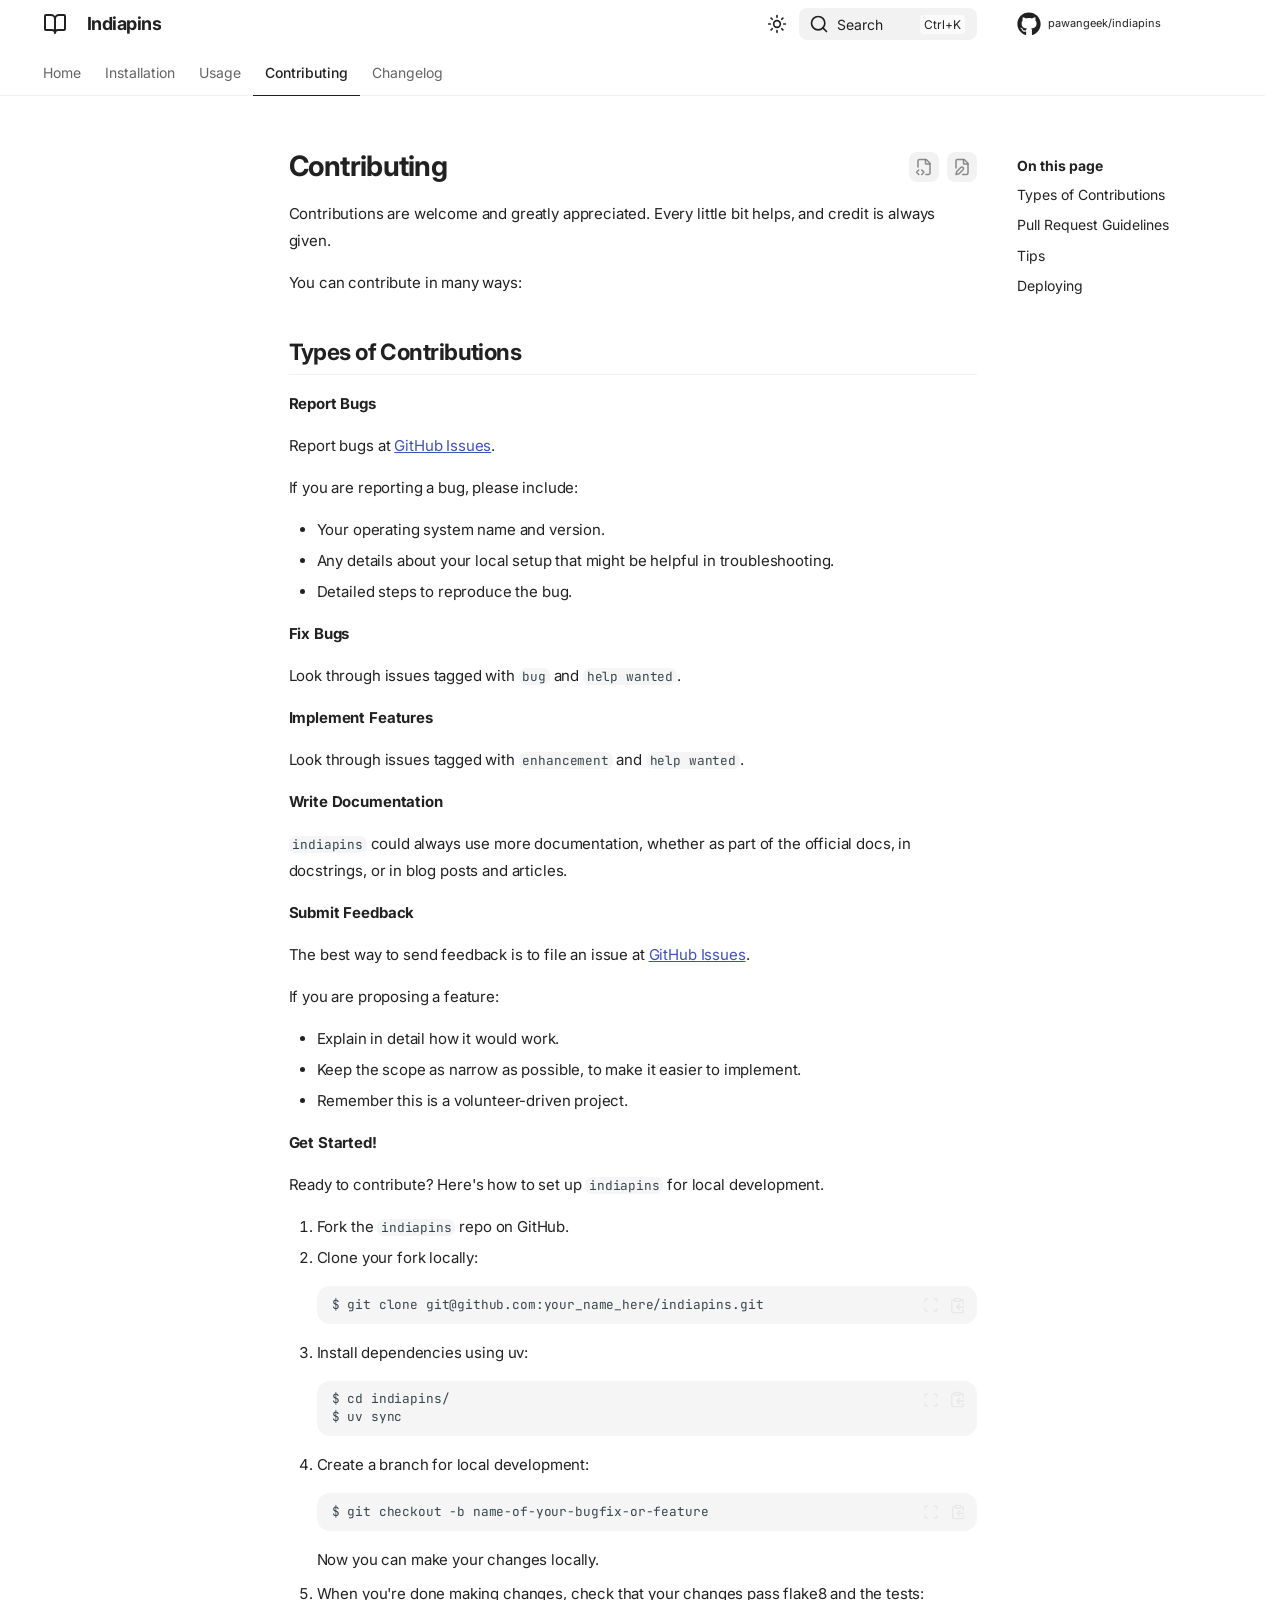
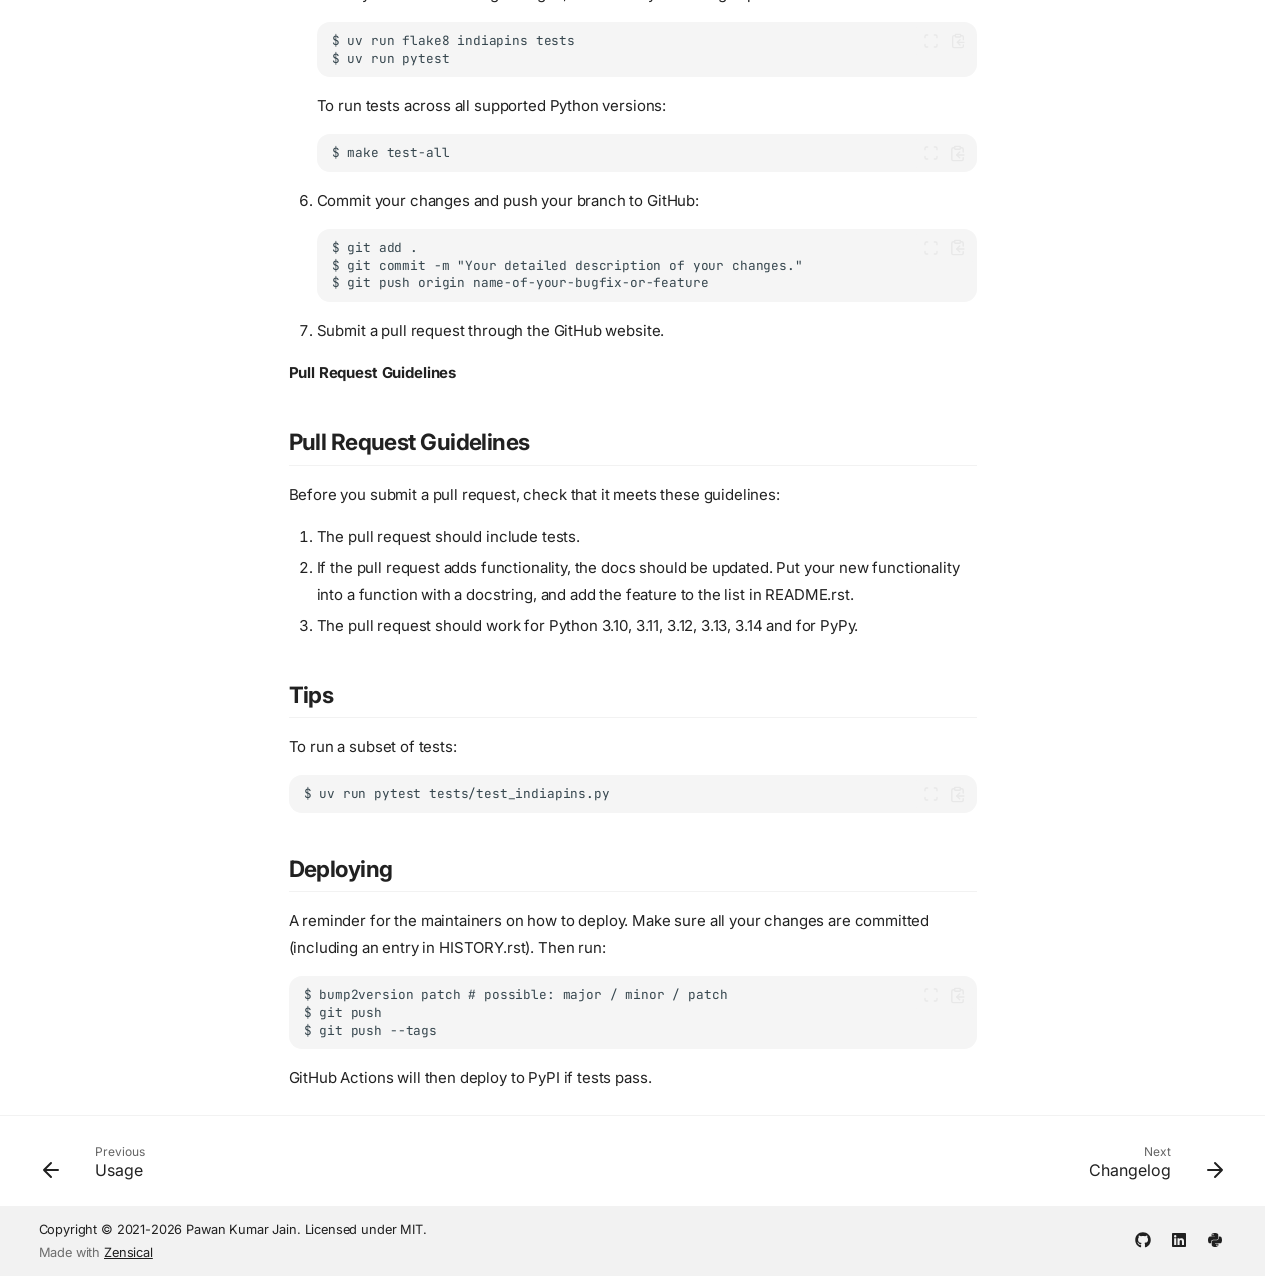
<file: contributing/index.html>
<!doctype html>
<html lang="en" class="no-js">
  <head>
    
      <meta charset="utf-8">
      <meta name="viewport" content="width=device-width,initial-scale=1">
      
        <meta name="description" content="Python package for validating Indian pincodes and fetching location details, districts, and coordinates.">
      
      
        <meta name="author" content="Pawan Kumar Jain">
      
      
        <link rel="canonical" href="https://pawangeek.github.io/indiapins/contributing/">
      
      
        <link rel="prev" href="../usage/">
      
      
        <link rel="next" href="../changelog/">
      
      
        
      
      
      <link rel="icon" href="../assets/images/favicon.png">
      <meta name="generator" content="zensical-0.0.27">
    
    
      
        <title>Contributing - Indiapins</title>
      
    
    
      
        
      
      <link rel="stylesheet" href="../assets/stylesheets/modern/main.50057488.min.css">
      
        
          
        
        <link rel="stylesheet" href="../assets/stylesheets/modern/palette.dfe2e883.min.css">
      
      


    
    
      
    
    
      
        
        
        <link rel="preconnect" href="https://fonts.gstatic.com" crossorigin>
        <link rel="stylesheet" href="https://fonts.googleapis.com/css?family=Inter:300,300i,400,400i,500,500i,700,700i%7CJetBrains+Mono:400,400i,700,700i&display=fallback">
        <style>:root{--md-text-font:"Inter";--md-code-font:"JetBrains Mono"}</style>
      
    
    
      <link rel="stylesheet" href="../assets/stylesheets/extra.css">
    
    <script>__md_scope=new URL("..",location),__md_hash=e=>[...e].reduce(((e,t)=>(e<<5)-e+t.charCodeAt(0)),0),__md_get=(e,t=localStorage,a=__md_scope)=>JSON.parse(t.getItem(a.pathname+"."+e)),__md_set=(e,t,a=localStorage,_=__md_scope)=>{try{a.setItem(_.pathname+"."+e,JSON.stringify(t))}catch(e){}},document.documentElement.setAttribute("data-platform",navigator.platform)</script>
    
      

    
    
  <meta property="og:type" content="website">
  <meta property="og:url" content="https://pawangeek.github.io/indiapins/">
  <meta property="og:title" content="Indiapins Documentation">
  <meta property="og:description" content="Python package for validating Indian pincodes and fetching location details, districts, and coordinates.">
  <meta property="og:locale" content="en_US">
  <meta property="twitter:card" content="summary_large_image">
  <meta property="twitter:url" content="https://pawangeek.github.io/indiapins/">
  <meta property="twitter:title" content="Indiapins Documentation">
  <meta property="twitter:description" content="Python package for validating Indian pincodes and fetching location details, districts, and coordinates.">

  </head>
  
  
    
    
      
    
    
    
    
    <body dir="ltr" data-md-color-scheme="default" data-md-color-primary="indigo" data-md-color-accent="indigo">
  
    
    <input class="md-toggle" data-md-toggle="drawer" type="checkbox" id="__drawer" autocomplete="off">
    <input class="md-toggle" data-md-toggle="search" type="checkbox" id="__search" autocomplete="off">
    <label class="md-overlay" for="__drawer" aria-label="Navigation"></label>
    <div data-md-component="skip">
      
        
        <a href="#contributing" class="md-skip">
          Skip to content
        </a>
      
    </div>
    <div data-md-component="announce">
      
    </div>
    
    
      

<header class="md-header" data-md-component="header">
  <nav class="md-header__inner md-grid" aria-label="Header">
    <a href="https://github.com/pawangeek/indiapins" title="Indiapins" class="md-header__button md-logo" aria-label="Indiapins" data-md-component="logo">
      
  
  <svg xmlns="http://www.w3.org/2000/svg" fill="none" stroke="currentColor" stroke-linecap="round" stroke-linejoin="round" stroke-width="2" class="lucide lucide-book-open" viewBox="0 0 24 24"><path d="M12 7v14M3 18a1 1 0 0 1-1-1V4a1 1 0 0 1 1-1h5a4 4 0 0 1 4 4 4 4 0 0 1 4-4h5a1 1 0 0 1 1 1v13a1 1 0 0 1-1 1h-6a3 3 0 0 0-3 3 3 3 0 0 0-3-3z"/></svg>

    </a>
    <label class="md-header__button md-icon" for="__drawer" aria-label="Navigation">
      
      <svg xmlns="http://www.w3.org/2000/svg" fill="none" stroke="currentColor" stroke-linecap="round" stroke-linejoin="round" stroke-width="2" class="lucide lucide-menu" viewBox="0 0 24 24"><path d="M4 5h16M4 12h16M4 19h16"/></svg>
    </label>
    <div class="md-header__title" data-md-component="header-title">
      <div class="md-header__ellipsis">
        <div class="md-header__topic">
          <span class="md-ellipsis">
            Indiapins
          </span>
        </div>
        <div class="md-header__topic" data-md-component="header-topic">
          <span class="md-ellipsis">
            
              Contributing
            
          </span>
        </div>
      </div>
    </div>
    
      
        <form class="md-header__option" data-md-component="palette">
  
    
    
    
    <input class="md-option" data-md-color-media="none" data-md-color-scheme="default" data-md-color-primary="indigo" data-md-color-accent="indigo"  aria-label="Switch to dark mode"  type="radio" name="__palette" id="__palette_0">
    
      <label class="md-header__button md-icon" title="Switch to dark mode" for="__palette_1" hidden>
        <svg xmlns="http://www.w3.org/2000/svg" fill="none" stroke="currentColor" stroke-linecap="round" stroke-linejoin="round" stroke-width="2" class="lucide lucide-sun" viewBox="0 0 24 24"><circle cx="12" cy="12" r="4"/><path d="M12 2v2M12 20v2M4.93 4.93l1.41 1.41M17.66 17.66l1.41 1.41M2 12h2M20 12h2M6.34 17.66l-1.41 1.41M19.07 4.93l-1.41 1.41"/></svg>
      </label>
    
  
    
    
    
    <input class="md-option" data-md-color-media="none" data-md-color-scheme="slate" data-md-color-primary="indigo" data-md-color-accent="indigo"  aria-label="Switch to light mode"  type="radio" name="__palette" id="__palette_1">
    
      <label class="md-header__button md-icon" title="Switch to light mode" for="__palette_0" hidden>
        <svg xmlns="http://www.w3.org/2000/svg" fill="none" stroke="currentColor" stroke-linecap="round" stroke-linejoin="round" stroke-width="2" class="lucide lucide-moon" viewBox="0 0 24 24"><path d="M20.985 12.486a9 9 0 1 1-9.473-9.472c.405-.022.617.46.402.803a6 6 0 0 0 8.268 8.268c.344-.215.825-.004.803.401"/></svg>
      </label>
    
  
</form>
      
    
    
      <script>var palette=__md_get("__palette");if(palette&&palette.color){if("(prefers-color-scheme)"===palette.color.media){var media=matchMedia("(prefers-color-scheme: light)"),input=document.querySelector(media.matches?"[data-md-color-media='(prefers-color-scheme: light)']":"[data-md-color-media='(prefers-color-scheme: dark)']");palette.color.media=input.getAttribute("data-md-color-media"),palette.color.scheme=input.getAttribute("data-md-color-scheme"),palette.color.primary=input.getAttribute("data-md-color-primary"),palette.color.accent=input.getAttribute("data-md-color-accent")}for(var[key,value]of Object.entries(palette.color))document.body.setAttribute("data-md-color-"+key,value)}</script>
    
    
    
      
      
        <label class="md-header__button md-icon" for="__search" aria-label="Search">
          
          <svg xmlns="http://www.w3.org/2000/svg" fill="none" stroke="currentColor" stroke-linecap="round" stroke-linejoin="round" stroke-width="2" class="lucide lucide-search" viewBox="0 0 24 24"><path d="m21 21-4.34-4.34"/><circle cx="11" cy="11" r="8"/></svg>
        </label>
        <div class="md-search" data-md-component="search" role="dialog" aria-label="Search">
  <button type="button" class="md-search__button">
    Search
  </button>
</div>
      
    
    <div class="md-header__source">
      
        <a href="https://github.com/pawangeek/indiapins" title="Go to repository" class="md-source" data-md-component="source">
  <div class="md-source__icon md-icon">
    
    <svg xmlns="http://www.w3.org/2000/svg" viewBox="0 0 512 512"><!--! Font Awesome Free 7.1.0 by @fontawesome - https://fontawesome.com License - https://fontawesome.com/license/free (Icons: CC BY 4.0, Fonts: SIL OFL 1.1, Code: MIT License) Copyright 2025 Fonticons, Inc.--><path fill="currentColor" d="M173.9 397.4c0 2-2.3 3.6-5.2 3.6-3.3.3-5.6-1.3-5.6-3.6 0-2 2.3-3.6 5.2-3.6 3-.3 5.6 1.3 5.6 3.6m-31.1-4.5c-.7 2 1.3 4.3 4.3 4.9 2.6 1 5.6 0 6.2-2s-1.3-4.3-4.3-5.2c-2.6-.7-5.5.3-6.2 2.3m44.2-1.7c-2.9.7-4.9 2.6-4.6 4.9.3 2 2.9 3.3 5.9 2.6 2.9-.7 4.9-2.6 4.6-4.6-.3-1.9-3-3.2-5.9-2.9M252.8 8C114.1 8 8 113.3 8 252c0 110.9 69.8 205.8 169.5 239.2 12.8 2.3 17.3-5.6 17.3-12.1 0-6.2-.3-40.4-.3-61.4 0 0-70 15-84.7-29.8 0 0-11.4-29.1-27.8-36.6 0 0-22.9-15.7 1.6-15.4 0 0 24.9 2 38.6 25.8 21.9 38.6 58.6 27.5 72.9 20.9 2.3-16 8.8-27.1 16-33.7-55.9-6.2-112.3-14.3-112.3-110.5 0-27.5 7.6-41.3 23.6-58.9-2.6-6.5-11.1-33.3 2.6-67.9 20.9-6.5 69 27 69 27 20-5.6 41.5-8.5 62.8-8.5s42.8 2.9 62.8 8.5c0 0 48.1-33.6 69-27 13.7 34.7 5.2 61.4 2.6 67.9 16 17.7 25.8 31.5 25.8 58.9 0 96.5-58.9 104.2-114.8 110.5 9.2 7.9 17 22.9 17 46.4 0 33.7-.3 75.4-.3 83.6 0 6.5 4.6 14.4 17.3 12.1C436.2 457.8 504 362.9 504 252 504 113.3 391.5 8 252.8 8M105.2 352.9c-1.3 1-1 3.3.7 5.2 1.6 1.6 3.9 2.3 5.2 1 1.3-1 1-3.3-.7-5.2-1.6-1.6-3.9-2.3-5.2-1m-10.8-8.1c-.7 1.3.3 2.9 2.3 3.9 1.6 1 3.6.7 4.3-.7.7-1.3-.3-2.9-2.3-3.9-2-.6-3.6-.3-4.3.7m32.4 35.6c-1.6 1.3-1 4.3 1.3 6.2 2.3 2.3 5.2 2.6 6.5 1 1.3-1.3.7-4.3-1.3-6.2-2.2-2.3-5.2-2.6-6.5-1m-11.4-14.7c-1.6 1-1.6 3.6 0 5.9s4.3 3.3 5.6 2.3c1.6-1.3 1.6-3.9 0-6.2-1.4-2.3-4-3.3-5.6-2"/></svg>
  </div>
  <div class="md-source__repository">
    pawangeek/indiapins
  </div>
</a>
      
    </div>
  </nav>
  
</header>
    
    <div class="md-container" data-md-component="container">
      
      
        
          
            
<nav class="md-tabs" aria-label="Tabs" data-md-component="tabs">
  <div class="md-grid">
    <ul class="md-tabs__list">
      
        
  
  
  
  
    <li class="md-tabs__item">
      <a href="./.." class="md-tabs__link">
        
  
  Home

      </a>
    </li>
  

      
        
  
  
  
  
    <li class="md-tabs__item">
      <a href="../installation/" class="md-tabs__link">
        
  
  Installation

      </a>
    </li>
  

      
        
  
  
  
  
    <li class="md-tabs__item">
      <a href="../usage/" class="md-tabs__link">
        
  
  Usage

      </a>
    </li>
  

      
        
  
  
  
    
  
  
    <li class="md-tabs__item md-tabs__item--active">
      <a href="././" class="md-tabs__link">
        
  
  Contributing

      </a>
    </li>
  

      
        
  
  
  
  
    <li class="md-tabs__item">
      <a href="../changelog/" class="md-tabs__link">
        
  
  Changelog

      </a>
    </li>
  

      
    </ul>
  </div>
</nav>
          
        
      
      <main class="md-main" data-md-component="main">
        <div class="md-main__inner md-grid">
          
            
              
              <div class="md-sidebar md-sidebar--primary" data-md-component="sidebar" data-md-type="navigation" >
                <div class="md-sidebar__scrollwrap">
                  <div class="md-sidebar__inner">
                    


  


<nav class="md-nav md-nav--primary md-nav--lifted" aria-label="Navigation" data-md-level="0">
  <label class="md-nav__title" for="__drawer">
    <a href="https://github.com/pawangeek/indiapins" title="Indiapins" class="md-nav__button md-logo" aria-label="Indiapins" data-md-component="logo">
      
  
  <svg xmlns="http://www.w3.org/2000/svg" fill="none" stroke="currentColor" stroke-linecap="round" stroke-linejoin="round" stroke-width="2" class="lucide lucide-book-open" viewBox="0 0 24 24"><path d="M12 7v14M3 18a1 1 0 0 1-1-1V4a1 1 0 0 1 1-1h5a4 4 0 0 1 4 4 4 4 0 0 1 4-4h5a1 1 0 0 1 1 1v13a1 1 0 0 1-1 1h-6a3 3 0 0 0-3 3 3 3 0 0 0-3-3z"/></svg>

    </a>
    Indiapins
  </label>
  
    <div class="md-nav__source">
      <a href="https://github.com/pawangeek/indiapins" title="Go to repository" class="md-source" data-md-component="source">
  <div class="md-source__icon md-icon">
    
    <svg xmlns="http://www.w3.org/2000/svg" viewBox="0 0 512 512"><!--! Font Awesome Free 7.1.0 by @fontawesome - https://fontawesome.com License - https://fontawesome.com/license/free (Icons: CC BY 4.0, Fonts: SIL OFL 1.1, Code: MIT License) Copyright 2025 Fonticons, Inc.--><path fill="currentColor" d="M173.9 397.4c0 2-2.3 3.6-5.2 3.6-3.3.3-5.6-1.3-5.6-3.6 0-2 2.3-3.6 5.2-3.6 3-.3 5.6 1.3 5.6 3.6m-31.1-4.5c-.7 2 1.3 4.3 4.3 4.9 2.6 1 5.6 0 6.2-2s-1.3-4.3-4.3-5.2c-2.6-.7-5.5.3-6.2 2.3m44.2-1.7c-2.9.7-4.9 2.6-4.6 4.9.3 2 2.9 3.3 5.9 2.6 2.9-.7 4.9-2.6 4.6-4.6-.3-1.9-3-3.2-5.9-2.9M252.8 8C114.1 8 8 113.3 8 252c0 110.9 69.8 205.8 169.5 239.2 12.8 2.3 17.3-5.6 17.3-12.1 0-6.2-.3-40.4-.3-61.4 0 0-70 15-84.7-29.8 0 0-11.4-29.1-27.8-36.6 0 0-22.9-15.7 1.6-15.4 0 0 24.9 2 38.6 25.8 21.9 38.6 58.6 27.5 72.9 20.9 2.3-16 8.8-27.1 16-33.7-55.9-6.2-112.3-14.3-112.3-110.5 0-27.5 7.6-41.3 23.6-58.9-2.6-6.5-11.1-33.3 2.6-67.9 20.9-6.5 69 27 69 27 20-5.6 41.5-8.5 62.8-8.5s42.8 2.9 62.8 8.5c0 0 48.1-33.6 69-27 13.7 34.7 5.2 61.4 2.6 67.9 16 17.7 25.8 31.5 25.8 58.9 0 96.5-58.9 104.2-114.8 110.5 9.2 7.9 17 22.9 17 46.4 0 33.7-.3 75.4-.3 83.6 0 6.5 4.6 14.4 17.3 12.1C436.2 457.8 504 362.9 504 252 504 113.3 391.5 8 252.8 8M105.2 352.9c-1.3 1-1 3.3.7 5.2 1.6 1.6 3.9 2.3 5.2 1 1.3-1 1-3.3-.7-5.2-1.6-1.6-3.9-2.3-5.2-1m-10.8-8.1c-.7 1.3.3 2.9 2.3 3.9 1.6 1 3.6.7 4.3-.7.7-1.3-.3-2.9-2.3-3.9-2-.6-3.6-.3-4.3.7m32.4 35.6c-1.6 1.3-1 4.3 1.3 6.2 2.3 2.3 5.2 2.6 6.5 1 1.3-1.3.7-4.3-1.3-6.2-2.2-2.3-5.2-2.6-6.5-1m-11.4-14.7c-1.6 1-1.6 3.6 0 5.9s4.3 3.3 5.6 2.3c1.6-1.3 1.6-3.9 0-6.2-1.4-2.3-4-3.3-5.6-2"/></svg>
  </div>
  <div class="md-source__repository">
    pawangeek/indiapins
  </div>
</a>
    </div>
  
  <ul class="md-nav__list" data-md-scrollfix>
    
      
      
  
  
  
  
    <li class="md-nav__item">
      <a href="./.." class="md-nav__link">
        
  
  
  <span class="md-ellipsis">
    
  
    Home
  

    
  </span>
  
  

      </a>
    </li>
  

    
      
      
  
  
  
  
    <li class="md-nav__item">
      <a href="../installation/" class="md-nav__link">
        
  
  
  <span class="md-ellipsis">
    
  
    Installation
  

    
  </span>
  
  

      </a>
    </li>
  

    
      
      
  
  
  
  
    <li class="md-nav__item">
      <a href="../usage/" class="md-nav__link">
        
  
  
  <span class="md-ellipsis">
    
  
    Usage
  

    
  </span>
  
  

      </a>
    </li>
  

    
      
      
  
  
    
  
  
  
    <li class="md-nav__item md-nav__item--active">
      
      <input class="md-nav__toggle md-toggle" type="checkbox" id="__toc">
      
      
        
      
      
        <label class="md-nav__link md-nav__link--active" for="__toc">
          
  
  
  <span class="md-ellipsis">
    
  
    Contributing
  

    
  </span>
  
  

          <span class="md-nav__icon md-icon"></span>
        </label>
      
      <a href="././" class="md-nav__link md-nav__link--active">
        
  
  
  <span class="md-ellipsis">
    
  
    Contributing
  

    
  </span>
  
  

      </a>
      
        


<nav class="md-nav md-nav--secondary" aria-label="On this page">
  
  
  
    
  
  
    <label class="md-nav__title" for="__toc">
      <span class="md-nav__icon md-icon"></span>
      On this page
    </label>
    <ul class="md-nav__list" data-md-component="toc" data-md-scrollfix>
      
        <li class="md-nav__item">
  <a href="#types-of-contributions" class="md-nav__link">
    <span class="md-ellipsis">
      
        Types of Contributions
      
    </span>
  </a>
  
</li>
      
        <li class="md-nav__item">
  <a href="#pull-request-guidelines" class="md-nav__link">
    <span class="md-ellipsis">
      
        Pull Request Guidelines
      
    </span>
  </a>
  
</li>
      
        <li class="md-nav__item">
  <a href="#tips" class="md-nav__link">
    <span class="md-ellipsis">
      
        Tips
      
    </span>
  </a>
  
</li>
      
        <li class="md-nav__item">
  <a href="#deploying" class="md-nav__link">
    <span class="md-ellipsis">
      
        Deploying
      
    </span>
  </a>
  
</li>
      
    </ul>
  
</nav>
      
    </li>
  

    
      
      
  
  
  
  
    <li class="md-nav__item">
      <a href="../changelog/" class="md-nav__link">
        
  
  
  <span class="md-ellipsis">
    
  
    Changelog
  

    
  </span>
  
  

      </a>
    </li>
  

    
  </ul>
</nav>
                  </div>
                </div>
              </div>
            
            
              
              <div class="md-sidebar md-sidebar--secondary" data-md-component="sidebar" data-md-type="toc" >
                <div class="md-sidebar__scrollwrap">
                  <div class="md-sidebar__inner">
                    


<nav class="md-nav md-nav--secondary" aria-label="On this page">
  
  
  
    
  
  
    <label class="md-nav__title" for="__toc">
      <span class="md-nav__icon md-icon"></span>
      On this page
    </label>
    <ul class="md-nav__list" data-md-component="toc" data-md-scrollfix>
      
        <li class="md-nav__item">
  <a href="#types-of-contributions" class="md-nav__link">
    <span class="md-ellipsis">
      
        Types of Contributions
      
    </span>
  </a>
  
</li>
      
        <li class="md-nav__item">
  <a href="#pull-request-guidelines" class="md-nav__link">
    <span class="md-ellipsis">
      
        Pull Request Guidelines
      
    </span>
  </a>
  
</li>
      
        <li class="md-nav__item">
  <a href="#tips" class="md-nav__link">
    <span class="md-ellipsis">
      
        Tips
      
    </span>
  </a>
  
</li>
      
        <li class="md-nav__item">
  <a href="#deploying" class="md-nav__link">
    <span class="md-ellipsis">
      
        Deploying
      
    </span>
  </a>
  
</li>
      
    </ul>
  
</nav>
                  </div>
                </div>
              </div>
            
          
          
            <div class="md-content" data-md-component="content">
              
                



  


              
              <article class="md-content__inner md-typeset">
                
                  
  
    <a href="https://github.com/pawangeek/indiapins/edit/master/docs/contributing.md" title="Edit this page" class="md-content__button md-icon" rel="edit">
      
      <svg xmlns="http://www.w3.org/2000/svg" fill="none" stroke="currentColor" stroke-linecap="round" stroke-linejoin="round" stroke-width="2" class="lucide lucide-file-pen" viewBox="0 0 24 24"><path d="M12.659 22H18a2 2 0 0 0 2-2V8a2.4 2.4 0 0 0-.706-1.706l-3.588-3.588A2.4 2.4 0 0 0 14 2H6a2 2 0 0 0-2 2v9.34"/><path d="M14 2v5a1 1 0 0 0 1 1h5M10.378 12.622a1 1 0 0 1 3 3.003L8.36 20.637a2 2 0 0 1-.854.506l-2.867.837a.5.5 0 0 1-.62-.62l.836-2.869a2 2 0 0 1 .506-.853z"/></svg>
    </a>
  
  
    
      
    
    <a href="https://github.com/pawangeek/indiapins/raw/master/docs/contributing.md" title="View source of this page" class="md-content__button md-icon">
      
      <svg xmlns="http://www.w3.org/2000/svg" fill="none" stroke="currentColor" stroke-linecap="round" stroke-linejoin="round" stroke-width="2" class="lucide lucide-file-code-2" viewBox="0 0 24 24"><path d="M4 12.15V4a2 2 0 0 1 2-2h8a2.4 2.4 0 0 1 1.706.706l3.588 3.588A2.4 2.4 0 0 1 20 8v12a2 2 0 0 1-2 2h-3.35"/><path d="M14 2v5a1 1 0 0 0 1 1h5M5 16l-3 3 3 3M9 22l3-3-3-3"/></svg>
    </a>
  


<h1 id="contributing">Contributing<a class="headerlink" href="#contributing" title="Permanent link">&para;</a></h1>
<p>Contributions are welcome and greatly appreciated. Every little bit helps, and
credit is always given.</p>
<p>You can contribute in many ways:</p>
<h2 id="types-of-contributions">Types of Contributions<a class="headerlink" href="#types-of-contributions" title="Permanent link">&para;</a></h2>
<p><strong>Report Bugs</strong></p>
<p>Report bugs at <a href="https://github.com/pawangeek/indiapins/issues">GitHub Issues</a>.</p>
<p>If you are reporting a bug, please include:</p>
<ul>
<li>Your operating system name and version.</li>
<li>Any details about your local setup that might be helpful in troubleshooting.</li>
<li>Detailed steps to reproduce the bug.</li>
</ul>
<p><strong>Fix Bugs</strong></p>
<p>Look through issues tagged with <code>bug</code> and <code>help wanted</code>.</p>
<p><strong>Implement Features</strong></p>
<p>Look through issues tagged with <code>enhancement</code> and <code>help wanted</code>.</p>
<p><strong>Write Documentation</strong></p>
<p><code>indiapins</code> could always use more documentation, whether as part of the
official docs, in docstrings, or in blog posts and articles.</p>
<p><strong>Submit Feedback</strong></p>
<p>The best way to send feedback is to file an issue at
<a href="https://github.com/pawangeek/indiapins/issues">GitHub Issues</a>.</p>
<p>If you are proposing a feature:</p>
<ul>
<li>Explain in detail how it would work.</li>
<li>Keep the scope as narrow as possible, to make it easier to implement.</li>
<li>Remember this is a volunteer-driven project.</li>
</ul>
<p><strong>Get Started!</strong></p>
<p>Ready to contribute? Here's how to set up <code>indiapins</code> for local development.</p>
<ol>
<li>Fork the <code>indiapins</code> repo on GitHub.</li>
<li>Clone your fork locally:
    <div class="language-text highlight"><pre><span></span><code><span id="__span-0-1"><a id="__codelineno-0-1" name="__codelineno-0-1" href="#__codelineno-0-1"></a>$ git clone git@github.com:your_name_here/indiapins.git
</span></code></pre></div></li>
<li>Install dependencies using uv:
    <div class="language-text highlight"><pre><span></span><code><span id="__span-1-1"><a id="__codelineno-1-1" name="__codelineno-1-1" href="#__codelineno-1-1"></a>$ cd indiapins/
</span><span id="__span-1-2"><a id="__codelineno-1-2" name="__codelineno-1-2" href="#__codelineno-1-2"></a>$ uv sync
</span></code></pre></div></li>
<li>
<p>Create a branch for local development:
    <div class="language-text highlight"><pre><span></span><code><span id="__span-2-1"><a id="__codelineno-2-1" name="__codelineno-2-1" href="#__codelineno-2-1"></a>$ git checkout -b name-of-your-bugfix-or-feature
</span></code></pre></div>
   Now you can make your changes locally.</p>
</li>
<li>
<p>When you're done making changes, check that your changes pass flake8 and the
   tests:
    <div class="language-text highlight"><pre><span></span><code><span id="__span-3-1"><a id="__codelineno-3-1" name="__codelineno-3-1" href="#__codelineno-3-1"></a>$ uv run flake8 indiapins tests
</span><span id="__span-3-2"><a id="__codelineno-3-2" name="__codelineno-3-2" href="#__codelineno-3-2"></a>$ uv run pytest
</span></code></pre></div>
   To run tests across all supported Python versions:
    <div class="language-text highlight"><pre><span></span><code><span id="__span-4-1"><a id="__codelineno-4-1" name="__codelineno-4-1" href="#__codelineno-4-1"></a>$ make test-all
</span></code></pre></div></p>
</li>
<li>
<p>Commit your changes and push your branch to GitHub:
    <div class="language-text highlight"><pre><span></span><code><span id="__span-5-1"><a id="__codelineno-5-1" name="__codelineno-5-1" href="#__codelineno-5-1"></a>$ git add .
</span><span id="__span-5-2"><a id="__codelineno-5-2" name="__codelineno-5-2" href="#__codelineno-5-2"></a>$ git commit -m &quot;Your detailed description of your changes.&quot;
</span><span id="__span-5-3"><a id="__codelineno-5-3" name="__codelineno-5-3" href="#__codelineno-5-3"></a>$ git push origin name-of-your-bugfix-or-feature
</span></code></pre></div></p>
</li>
<li>Submit a pull request through the GitHub website.</li>
</ol>
<p><strong>Pull Request Guidelines</strong></p>
<h2 id="pull-request-guidelines">Pull Request Guidelines<a class="headerlink" href="#pull-request-guidelines" title="Permanent link">&para;</a></h2>
<p>Before you submit a pull request, check that it meets these guidelines:</p>
<ol>
<li>The pull request should include tests.</li>
<li>If the pull request adds functionality, the docs should be updated. Put
   your new functionality into a function with a docstring, and add the
   feature to the list in README.rst.</li>
<li>The pull request should work for Python 3.10, 3.11, 3.12, 3.13, 3.14 and for PyPy.</li>
</ol>
<h2 id="tips">Tips<a class="headerlink" href="#tips" title="Permanent link">&para;</a></h2>
<p>To run a subset of tests:
<div class="language-text highlight"><pre><span></span><code><span id="__span-6-1"><a id="__codelineno-6-1" name="__codelineno-6-1" href="#__codelineno-6-1"></a>$ uv run pytest tests/test_indiapins.py
</span></code></pre></div></p>
<h2 id="deploying">Deploying<a class="headerlink" href="#deploying" title="Permanent link">&para;</a></h2>
<p>A reminder for the maintainers on how to deploy.
Make sure all your changes are committed (including an entry in HISTORY.rst).
Then run:
<div class="language-text highlight"><pre><span></span><code><span id="__span-7-1"><a id="__codelineno-7-1" name="__codelineno-7-1" href="#__codelineno-7-1"></a>$ bump2version patch # possible: major / minor / patch
</span><span id="__span-7-2"><a id="__codelineno-7-2" name="__codelineno-7-2" href="#__codelineno-7-2"></a>$ git push
</span><span id="__span-7-3"><a id="__codelineno-7-3" name="__codelineno-7-3" href="#__codelineno-7-3"></a>$ git push --tags
</span></code></pre></div></p>
<p>GitHub Actions will then deploy to PyPI if tests pass.</p>














                
              </article>
            </div>
          
          
  <script>var tabs=__md_get("__tabs");if(Array.isArray(tabs))e:for(var set of document.querySelectorAll(".tabbed-set")){var labels=set.querySelector(".tabbed-labels");for(var tab of tabs)for(var label of labels.getElementsByTagName("label"))if(label.innerText.trim()===tab){var input=document.getElementById(label.htmlFor);input.checked=!0;continue e}}</script>

<script>var target=document.getElementById(location.hash.slice(1));target&&target.name&&(target.checked=target.name.startsWith("__tabbed_"))</script>
        </div>
        
          <button type="button" class="md-top md-icon" data-md-component="top" hidden>
  
  <svg xmlns="http://www.w3.org/2000/svg" fill="none" stroke="currentColor" stroke-linecap="round" stroke-linejoin="round" stroke-width="2" class="lucide lucide-circle-arrow-up" viewBox="0 0 24 24"><circle cx="12" cy="12" r="10"/><path d="m16 12-4-4-4 4M12 16V8"/></svg>
  Back to top
</button>
        
      </main>
      
        <footer class="md-footer">
  
    
      
      <nav class="md-footer__inner md-grid" aria-label="Footer" >
        
          
          <a href="../usage/" class="md-footer__link md-footer__link--prev" aria-label="Previous: Usage">
            <div class="md-footer__button md-icon">
              
              <svg xmlns="http://www.w3.org/2000/svg" fill="none" stroke="currentColor" stroke-linecap="round" stroke-linejoin="round" stroke-width="2" class="lucide lucide-arrow-left" viewBox="0 0 24 24"><path d="m12 19-7-7 7-7M19 12H5"/></svg>
            </div>
            <div class="md-footer__title">
              <span class="md-footer__direction">
                Previous
              </span>
              <div class="md-ellipsis">
                Usage
              </div>
            </div>
          </a>
        
        
          
          <a href="../changelog/" class="md-footer__link md-footer__link--next" aria-label="Next: Changelog">
            <div class="md-footer__title">
              <span class="md-footer__direction">
                Next
              </span>
              <div class="md-ellipsis">
                Changelog
              </div>
            </div>
            <div class="md-footer__button md-icon">
              
              <svg xmlns="http://www.w3.org/2000/svg" fill="none" stroke="currentColor" stroke-linecap="round" stroke-linejoin="round" stroke-width="2" class="lucide lucide-arrow-right" viewBox="0 0 24 24"><path d="M5 12h14M12 5l7 7-7 7"/></svg>
            </div>
          </a>
        
      </nav>
    
  
  <div class="md-footer-meta md-typeset">
    <div class="md-footer-meta__inner md-grid">
      <div class="md-copyright">
  
    <div class="md-copyright__highlight">
      Copyright &copy; 2021-2026 Pawan Kumar Jain. Licensed under MIT.

    </div>
  
  
    Made with
    <a href="https://zensical.org/" target="_blank" rel="noopener">
      Zensical
    </a>
  
</div>
      
        
<div class="md-social">
  
    
    
    
    
    <a href="https://github.com/pawangeek" target="_blank" rel="noopener" title="Pawan on GitHub" class="md-social__link">
      <svg xmlns="http://www.w3.org/2000/svg" viewBox="0 0 512 512"><!--! Font Awesome Free 7.1.0 by @fontawesome - https://fontawesome.com License - https://fontawesome.com/license/free (Icons: CC BY 4.0, Fonts: SIL OFL 1.1, Code: MIT License) Copyright 2025 Fonticons, Inc.--><path fill="currentColor" d="M173.9 397.4c0 2-2.3 3.6-5.2 3.6-3.3.3-5.6-1.3-5.6-3.6 0-2 2.3-3.6 5.2-3.6 3-.3 5.6 1.3 5.6 3.6m-31.1-4.5c-.7 2 1.3 4.3 4.3 4.9 2.6 1 5.6 0 6.2-2s-1.3-4.3-4.3-5.2c-2.6-.7-5.5.3-6.2 2.3m44.2-1.7c-2.9.7-4.9 2.6-4.6 4.9.3 2 2.9 3.3 5.9 2.6 2.9-.7 4.9-2.6 4.6-4.6-.3-1.9-3-3.2-5.9-2.9M252.8 8C114.1 8 8 113.3 8 252c0 110.9 69.8 205.8 169.5 239.2 12.8 2.3 17.3-5.6 17.3-12.1 0-6.2-.3-40.4-.3-61.4 0 0-70 15-84.7-29.8 0 0-11.4-29.1-27.8-36.6 0 0-22.9-15.7 1.6-15.4 0 0 24.9 2 38.6 25.8 21.9 38.6 58.6 27.5 72.9 20.9 2.3-16 8.8-27.1 16-33.7-55.9-6.2-112.3-14.3-112.3-110.5 0-27.5 7.6-41.3 23.6-58.9-2.6-6.5-11.1-33.3 2.6-67.9 20.9-6.5 69 27 69 27 20-5.6 41.5-8.5 62.8-8.5s42.8 2.9 62.8 8.5c0 0 48.1-33.6 69-27 13.7 34.7 5.2 61.4 2.6 67.9 16 17.7 25.8 31.5 25.8 58.9 0 96.5-58.9 104.2-114.8 110.5 9.2 7.9 17 22.9 17 46.4 0 33.7-.3 75.4-.3 83.6 0 6.5 4.6 14.4 17.3 12.1C436.2 457.8 504 362.9 504 252 504 113.3 391.5 8 252.8 8M105.2 352.9c-1.3 1-1 3.3.7 5.2 1.6 1.6 3.9 2.3 5.2 1 1.3-1 1-3.3-.7-5.2-1.6-1.6-3.9-2.3-5.2-1m-10.8-8.1c-.7 1.3.3 2.9 2.3 3.9 1.6 1 3.6.7 4.3-.7.7-1.3-.3-2.9-2.3-3.9-2-.6-3.6-.3-4.3.7m32.4 35.6c-1.6 1.3-1 4.3 1.3 6.2 2.3 2.3 5.2 2.6 6.5 1 1.3-1.3.7-4.3-1.3-6.2-2.2-2.3-5.2-2.6-6.5-1m-11.4-14.7c-1.6 1-1.6 3.6 0 5.9s4.3 3.3 5.6 2.3c1.6-1.3 1.6-3.9 0-6.2-1.4-2.3-4-3.3-5.6-2"/></svg>
    </a>
  
    
    
    
    
    <a href="https://in.linkedin.com/in/pawan-jain" target="_blank" rel="noopener" title="Pawan on LinkedIn" class="md-social__link">
      <svg xmlns="http://www.w3.org/2000/svg" viewBox="0 0 448 512"><!--! Font Awesome Free 7.1.0 by @fontawesome - https://fontawesome.com License - https://fontawesome.com/license/free (Icons: CC BY 4.0, Fonts: SIL OFL 1.1, Code: MIT License) Copyright 2025 Fonticons, Inc.--><path fill="currentColor" d="M416 32H31.9C14.3 32 0 46.5 0 64.3v383.4C0 465.5 14.3 480 31.9 480H416c17.6 0 32-14.5 32-32.3V64.3c0-17.8-14.4-32.3-32-32.3M135.4 416H69V202.2h66.5V416zM102.2 96a38.5 38.5 0 1 1 0 77 38.5 38.5 0 1 1 0-77m282.1 320h-66.4V312c0-24.8-.5-56.7-34.5-56.7-34.6 0-39.9 27-39.9 54.9V416h-66.4V202.2h63.7v29.2h.9c8.9-16.8 30.6-34.5 62.9-34.5 67.2 0 79.7 44.3 79.7 101.9z"/></svg>
    </a>
  
    
    
    
    
    <a href="https://pypi.org/project/indiapins/" target="_blank" rel="noopener" title="Indiapins on PyPI" class="md-social__link">
      <svg xmlns="http://www.w3.org/2000/svg" viewBox="0 0 448 512"><!--! Font Awesome Free 7.1.0 by @fontawesome - https://fontawesome.com License - https://fontawesome.com/license/free (Icons: CC BY 4.0, Fonts: SIL OFL 1.1, Code: MIT License) Copyright 2025 Fonticons, Inc.--><path fill="currentColor" d="M439.8 200.5c-7.7-30.9-22.3-54.2-53.4-54.2h-40.1v47.4c0 36.8-31.2 67.8-66.8 67.8H172.7c-29.2 0-53.4 25-53.4 54.3v101.8c0 29 25.2 46 53.4 54.3 33.8 9.9 66.3 11.7 106.8 0 26.9-7.8 53.4-23.5 53.4-54.3v-40.7H226.2v-13.6h160.2c31.1 0 42.6-21.7 53.4-54.2 11.2-33.5 10.7-65.7 0-108.6M286.2 444.7a20.4 20.4 0 1 1 0-40.7 20.4 20.4 0 1 1 0 40.7M167.8 248.1h106.8c29.7 0 53.4-24.5 53.4-54.3V91.9c0-29-24.4-50.7-53.4-55.6-35.8-5.9-74.7-5.6-106.8.1-45.2 8-53.4 24.7-53.4 55.6v40.7h106.9v13.6h-147c-31.1 0-58.3 18.7-66.8 54.2-9.8 40.7-10.2 66.1 0 108.6 7.6 31.6 25.7 54.2 56.8 54.2H101v-48.8c0-35.3 30.5-66.4 66.8-66.4m-6.6-183.4a20.4 20.4 0 1 1 0 40.8 20.4 20.4 0 1 1 0-40.8"/></svg>
    </a>
  
</div>
      
    </div>
  </div>
</footer>
      
    </div>
    <div class="md-dialog" data-md-component="dialog">
      <div class="md-dialog__inner md-typeset"></div>
    </div>
    
    
    
      
      
      
      <script id="__config" type="application/json">{"annotate":null,"base":"..","features":["content.action.edit","content.action.view","content.code.annotate","content.code.copy","content.code.select","content.tabs.link","content.tooltips","navigation.footer","navigation.indexes","navigation.instant","navigation.instant.prefetch","navigation.path","navigation.sections","navigation.tabs","navigation.top","navigation.tracking","search.highlight"],"search":"../assets/javascripts/workers/search.e2d2d235.min.js","tags":null,"translations":{"clipboard.copied":"Copied to clipboard","clipboard.copy":"Copy to clipboard","search.result.more.one":"1 more on this page","search.result.more.other":"# more on this page","search.result.none":"No matching documents","search.result.one":"1 matching document","search.result.other":"# matching documents","search.result.placeholder":"Type to start searching","search.result.term.missing":"Missing","select.version":"Select version"},"version":null}</script>
    
    
      <script src="../assets/javascripts/bundle.5fd3284f.min.js"></script>
      
    
  </body>
</html>
</file>
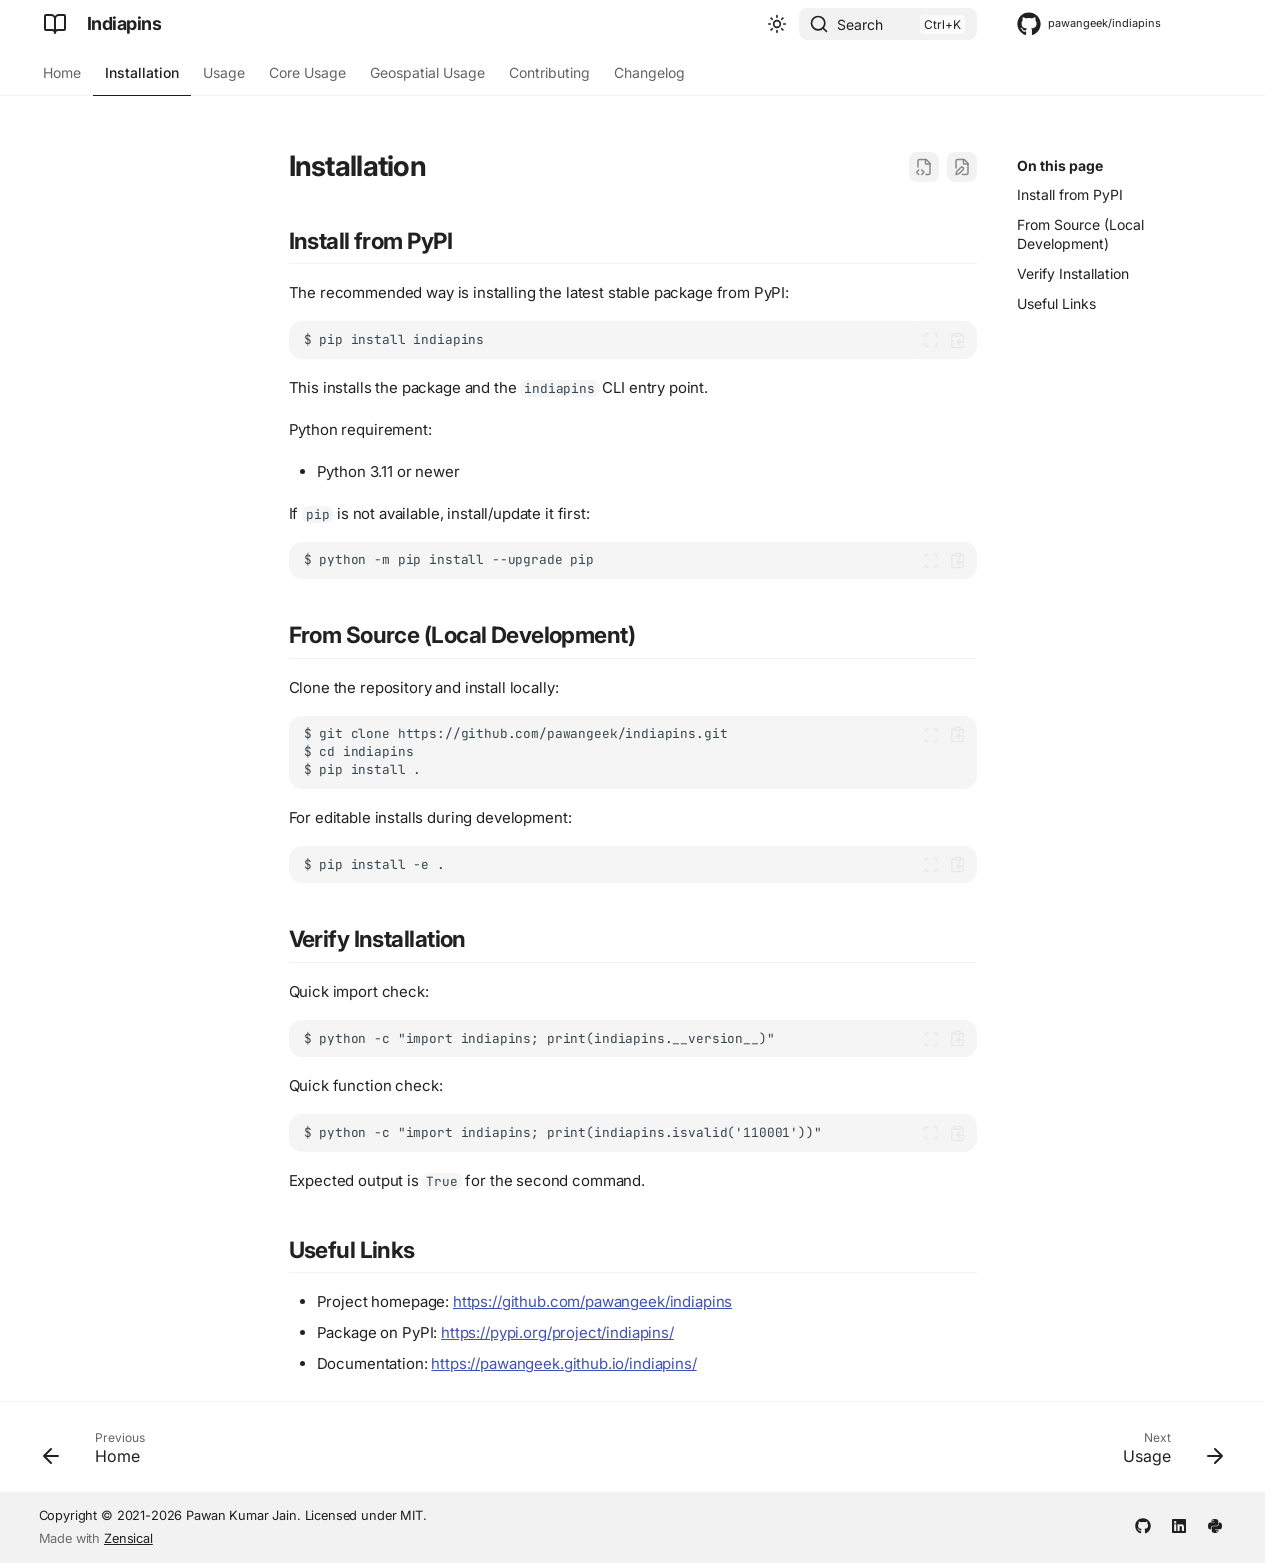
<file: installation/index.html>
<!doctype html>
<html lang="en" class="no-js">
  <head>
    
      <meta charset="utf-8">
      <meta name="viewport" content="width=device-width,initial-scale=1">
      
        <meta name="description" content="Python package for validating Indian pincodes and fetching location details, districts, and coordinates.">
      
      
        <meta name="author" content="Pawan Kumar Jain">
      
      
        <link rel="canonical" href="https://pawangeek.github.io/indiapins/installation/">
      
      
        <link rel="prev" href="./..">
      
      
        <link rel="next" href="../usage/">
      
      
        
      
      
      <link rel="icon" href="../assets/images/favicon.png">
      <meta name="generator" content="zensical-0.0.27">
    
    
      
        <title>Installation - Indiapins</title>
      
    
    
      
        
      
      <link rel="stylesheet" href="../assets/stylesheets/modern/main.50057488.min.css">
      
        
          
        
        <link rel="stylesheet" href="../assets/stylesheets/modern/palette.dfe2e883.min.css">
      
      


    
    
      
    
    
      
        
        
        <link rel="preconnect" href="https://fonts.gstatic.com" crossorigin>
        <link rel="stylesheet" href="https://fonts.googleapis.com/css?family=Inter:300,300i,400,400i,500,500i,700,700i%7CJetBrains+Mono:400,400i,700,700i&display=fallback">
        <style>:root{--md-text-font:"Inter";--md-code-font:"JetBrains Mono"}</style>
      
    
    
      <link rel="stylesheet" href="../assets/stylesheets/extra.css">
    
    <script>__md_scope=new URL("..",location),__md_hash=e=>[...e].reduce(((e,t)=>(e<<5)-e+t.charCodeAt(0)),0),__md_get=(e,t=localStorage,a=__md_scope)=>JSON.parse(t.getItem(a.pathname+"."+e)),__md_set=(e,t,a=localStorage,_=__md_scope)=>{try{a.setItem(_.pathname+"."+e,JSON.stringify(t))}catch(e){}},document.documentElement.setAttribute("data-platform",navigator.platform)</script>
    
      

    
    
  <meta property="og:type" content="website">
  <meta property="og:url" content="https://pawangeek.github.io/indiapins/">
  <meta property="og:title" content="Indiapins Documentation">
  <meta property="og:description" content="Python package for validating Indian pincodes and fetching location details, districts, and coordinates.">
  <meta property="og:locale" content="en_US">
  <meta property="twitter:card" content="summary_large_image">
  <meta property="twitter:url" content="https://pawangeek.github.io/indiapins/">
  <meta property="twitter:title" content="Indiapins Documentation">
  <meta property="twitter:description" content="Python package for validating Indian pincodes and fetching location details, districts, and coordinates.">

  </head>
  
  
    
    
      
    
    
    
    
    <body dir="ltr" data-md-color-scheme="default" data-md-color-primary="indigo" data-md-color-accent="indigo">
  
    
    <input class="md-toggle" data-md-toggle="drawer" type="checkbox" id="__drawer" autocomplete="off">
    <input class="md-toggle" data-md-toggle="search" type="checkbox" id="__search" autocomplete="off">
    <label class="md-overlay" for="__drawer" aria-label="Navigation"></label>
    <div data-md-component="skip">
      
        
        <a href="#installation" class="md-skip">
          Skip to content
        </a>
      
    </div>
    <div data-md-component="announce">
      
    </div>
    
    
      

<header class="md-header" data-md-component="header">
  <nav class="md-header__inner md-grid" aria-label="Header">
    <a href="https://github.com/pawangeek/indiapins" title="Indiapins" class="md-header__button md-logo" aria-label="Indiapins" data-md-component="logo">
      
  
  <svg xmlns="http://www.w3.org/2000/svg" fill="none" stroke="currentColor" stroke-linecap="round" stroke-linejoin="round" stroke-width="2" class="lucide lucide-book-open" viewBox="0 0 24 24"><path d="M12 7v14M3 18a1 1 0 0 1-1-1V4a1 1 0 0 1 1-1h5a4 4 0 0 1 4 4 4 4 0 0 1 4-4h5a1 1 0 0 1 1 1v13a1 1 0 0 1-1 1h-6a3 3 0 0 0-3 3 3 3 0 0 0-3-3z"/></svg>

    </a>
    <label class="md-header__button md-icon" for="__drawer" aria-label="Navigation">
      
      <svg xmlns="http://www.w3.org/2000/svg" fill="none" stroke="currentColor" stroke-linecap="round" stroke-linejoin="round" stroke-width="2" class="lucide lucide-menu" viewBox="0 0 24 24"><path d="M4 5h16M4 12h16M4 19h16"/></svg>
    </label>
    <div class="md-header__title" data-md-component="header-title">
      <div class="md-header__ellipsis">
        <div class="md-header__topic">
          <span class="md-ellipsis">
            Indiapins
          </span>
        </div>
        <div class="md-header__topic" data-md-component="header-topic">
          <span class="md-ellipsis">
            
              Installation
            
          </span>
        </div>
      </div>
    </div>
    
      
        <form class="md-header__option" data-md-component="palette">
  
    
    
    
    <input class="md-option" data-md-color-media="none" data-md-color-scheme="default" data-md-color-primary="indigo" data-md-color-accent="indigo"  aria-label="Switch to dark mode"  type="radio" name="__palette" id="__palette_0">
    
      <label class="md-header__button md-icon" title="Switch to dark mode" for="__palette_1" hidden>
        <svg xmlns="http://www.w3.org/2000/svg" fill="none" stroke="currentColor" stroke-linecap="round" stroke-linejoin="round" stroke-width="2" class="lucide lucide-sun" viewBox="0 0 24 24"><circle cx="12" cy="12" r="4"/><path d="M12 2v2M12 20v2M4.93 4.93l1.41 1.41M17.66 17.66l1.41 1.41M2 12h2M20 12h2M6.34 17.66l-1.41 1.41M19.07 4.93l-1.41 1.41"/></svg>
      </label>
    
  
    
    
    
    <input class="md-option" data-md-color-media="none" data-md-color-scheme="slate" data-md-color-primary="indigo" data-md-color-accent="indigo"  aria-label="Switch to light mode"  type="radio" name="__palette" id="__palette_1">
    
      <label class="md-header__button md-icon" title="Switch to light mode" for="__palette_0" hidden>
        <svg xmlns="http://www.w3.org/2000/svg" fill="none" stroke="currentColor" stroke-linecap="round" stroke-linejoin="round" stroke-width="2" class="lucide lucide-moon" viewBox="0 0 24 24"><path d="M20.985 12.486a9 9 0 1 1-9.473-9.472c.405-.022.617.46.402.803a6 6 0 0 0 8.268 8.268c.344-.215.825-.004.803.401"/></svg>
      </label>
    
  
</form>
      
    
    
      <script>var palette=__md_get("__palette");if(palette&&palette.color){if("(prefers-color-scheme)"===palette.color.media){var media=matchMedia("(prefers-color-scheme: light)"),input=document.querySelector(media.matches?"[data-md-color-media='(prefers-color-scheme: light)']":"[data-md-color-media='(prefers-color-scheme: dark)']");palette.color.media=input.getAttribute("data-md-color-media"),palette.color.scheme=input.getAttribute("data-md-color-scheme"),palette.color.primary=input.getAttribute("data-md-color-primary"),palette.color.accent=input.getAttribute("data-md-color-accent")}for(var[key,value]of Object.entries(palette.color))document.body.setAttribute("data-md-color-"+key,value)}</script>
    
    
    
      
      
        <label class="md-header__button md-icon" for="__search" aria-label="Search">
          
          <svg xmlns="http://www.w3.org/2000/svg" fill="none" stroke="currentColor" stroke-linecap="round" stroke-linejoin="round" stroke-width="2" class="lucide lucide-search" viewBox="0 0 24 24"><path d="m21 21-4.34-4.34"/><circle cx="11" cy="11" r="8"/></svg>
        </label>
        <div class="md-search" data-md-component="search" role="dialog" aria-label="Search">
  <button type="button" class="md-search__button">
    Search
  </button>
</div>
      
    
    <div class="md-header__source">
      
        <a href="https://github.com/pawangeek/indiapins" title="Go to repository" class="md-source" data-md-component="source">
  <div class="md-source__icon md-icon">
    
    <svg xmlns="http://www.w3.org/2000/svg" viewBox="0 0 512 512"><!--! Font Awesome Free 7.1.0 by @fontawesome - https://fontawesome.com License - https://fontawesome.com/license/free (Icons: CC BY 4.0, Fonts: SIL OFL 1.1, Code: MIT License) Copyright 2025 Fonticons, Inc.--><path fill="currentColor" d="M173.9 397.4c0 2-2.3 3.6-5.2 3.6-3.3.3-5.6-1.3-5.6-3.6 0-2 2.3-3.6 5.2-3.6 3-.3 5.6 1.3 5.6 3.6m-31.1-4.5c-.7 2 1.3 4.3 4.3 4.9 2.6 1 5.6 0 6.2-2s-1.3-4.3-4.3-5.2c-2.6-.7-5.5.3-6.2 2.3m44.2-1.7c-2.9.7-4.9 2.6-4.6 4.9.3 2 2.9 3.3 5.9 2.6 2.9-.7 4.9-2.6 4.6-4.6-.3-1.9-3-3.2-5.9-2.9M252.8 8C114.1 8 8 113.3 8 252c0 110.9 69.8 205.8 169.5 239.2 12.8 2.3 17.3-5.6 17.3-12.1 0-6.2-.3-40.4-.3-61.4 0 0-70 15-84.7-29.8 0 0-11.4-29.1-27.8-36.6 0 0-22.9-15.7 1.6-15.4 0 0 24.9 2 38.6 25.8 21.9 38.6 58.6 27.5 72.9 20.9 2.3-16 8.8-27.1 16-33.7-55.9-6.2-112.3-14.3-112.3-110.5 0-27.5 7.6-41.3 23.6-58.9-2.6-6.5-11.1-33.3 2.6-67.9 20.9-6.5 69 27 69 27 20-5.6 41.5-8.5 62.8-8.5s42.8 2.9 62.8 8.5c0 0 48.1-33.6 69-27 13.7 34.7 5.2 61.4 2.6 67.9 16 17.7 25.8 31.5 25.8 58.9 0 96.5-58.9 104.2-114.8 110.5 9.2 7.9 17 22.9 17 46.4 0 33.7-.3 75.4-.3 83.6 0 6.5 4.6 14.4 17.3 12.1C436.2 457.8 504 362.9 504 252 504 113.3 391.5 8 252.8 8M105.2 352.9c-1.3 1-1 3.3.7 5.2 1.6 1.6 3.9 2.3 5.2 1 1.3-1 1-3.3-.7-5.2-1.6-1.6-3.9-2.3-5.2-1m-10.8-8.1c-.7 1.3.3 2.9 2.3 3.9 1.6 1 3.6.7 4.3-.7.7-1.3-.3-2.9-2.3-3.9-2-.6-3.6-.3-4.3.7m32.4 35.6c-1.6 1.3-1 4.3 1.3 6.2 2.3 2.3 5.2 2.6 6.5 1 1.3-1.3.7-4.3-1.3-6.2-2.2-2.3-5.2-2.6-6.5-1m-11.4-14.7c-1.6 1-1.6 3.6 0 5.9s4.3 3.3 5.6 2.3c1.6-1.3 1.6-3.9 0-6.2-1.4-2.3-4-3.3-5.6-2"/></svg>
  </div>
  <div class="md-source__repository">
    pawangeek/indiapins
  </div>
</a>
      
    </div>
  </nav>
  
</header>
    
    <div class="md-container" data-md-component="container">
      
      
        
          
            
<nav class="md-tabs" aria-label="Tabs" data-md-component="tabs">
  <div class="md-grid">
    <ul class="md-tabs__list">
      
        
  
  
  
  
    <li class="md-tabs__item">
      <a href="./.." class="md-tabs__link">
        
  
  Home

      </a>
    </li>
  

      
        
  
  
  
    
  
  
    <li class="md-tabs__item md-tabs__item--active">
      <a href="././" class="md-tabs__link">
        
  
  Installation

      </a>
    </li>
  

      
        
  
  
  
  
    <li class="md-tabs__item">
      <a href="../usage/" class="md-tabs__link">
        
  
  Usage

      </a>
    </li>
  

      
        
  
  
  
  
    <li class="md-tabs__item">
      <a href="../usage-core/" class="md-tabs__link">
        
  
  Core Usage

      </a>
    </li>
  

      
        
  
  
  
  
    <li class="md-tabs__item">
      <a href="../usage-geo/" class="md-tabs__link">
        
  
  Geospatial Usage

      </a>
    </li>
  

      
        
  
  
  
  
    <li class="md-tabs__item">
      <a href="../contributing/" class="md-tabs__link">
        
  
  Contributing

      </a>
    </li>
  

      
        
  
  
  
  
    <li class="md-tabs__item">
      <a href="../changelog/" class="md-tabs__link">
        
  
  Changelog

      </a>
    </li>
  

      
    </ul>
  </div>
</nav>
          
        
      
      <main class="md-main" data-md-component="main">
        <div class="md-main__inner md-grid">
          
            
              
              <div class="md-sidebar md-sidebar--primary" data-md-component="sidebar" data-md-type="navigation" >
                <div class="md-sidebar__scrollwrap">
                  <div class="md-sidebar__inner">
                    


  


<nav class="md-nav md-nav--primary md-nav--lifted" aria-label="Navigation" data-md-level="0">
  <label class="md-nav__title" for="__drawer">
    <a href="https://github.com/pawangeek/indiapins" title="Indiapins" class="md-nav__button md-logo" aria-label="Indiapins" data-md-component="logo">
      
  
  <svg xmlns="http://www.w3.org/2000/svg" fill="none" stroke="currentColor" stroke-linecap="round" stroke-linejoin="round" stroke-width="2" class="lucide lucide-book-open" viewBox="0 0 24 24"><path d="M12 7v14M3 18a1 1 0 0 1-1-1V4a1 1 0 0 1 1-1h5a4 4 0 0 1 4 4 4 4 0 0 1 4-4h5a1 1 0 0 1 1 1v13a1 1 0 0 1-1 1h-6a3 3 0 0 0-3 3 3 3 0 0 0-3-3z"/></svg>

    </a>
    Indiapins
  </label>
  
    <div class="md-nav__source">
      <a href="https://github.com/pawangeek/indiapins" title="Go to repository" class="md-source" data-md-component="source">
  <div class="md-source__icon md-icon">
    
    <svg xmlns="http://www.w3.org/2000/svg" viewBox="0 0 512 512"><!--! Font Awesome Free 7.1.0 by @fontawesome - https://fontawesome.com License - https://fontawesome.com/license/free (Icons: CC BY 4.0, Fonts: SIL OFL 1.1, Code: MIT License) Copyright 2025 Fonticons, Inc.--><path fill="currentColor" d="M173.9 397.4c0 2-2.3 3.6-5.2 3.6-3.3.3-5.6-1.3-5.6-3.6 0-2 2.3-3.6 5.2-3.6 3-.3 5.6 1.3 5.6 3.6m-31.1-4.5c-.7 2 1.3 4.3 4.3 4.9 2.6 1 5.6 0 6.2-2s-1.3-4.3-4.3-5.2c-2.6-.7-5.5.3-6.2 2.3m44.2-1.7c-2.9.7-4.9 2.6-4.6 4.9.3 2 2.9 3.3 5.9 2.6 2.9-.7 4.9-2.6 4.6-4.6-.3-1.9-3-3.2-5.9-2.9M252.8 8C114.1 8 8 113.3 8 252c0 110.9 69.8 205.8 169.5 239.2 12.8 2.3 17.3-5.6 17.3-12.1 0-6.2-.3-40.4-.3-61.4 0 0-70 15-84.7-29.8 0 0-11.4-29.1-27.8-36.6 0 0-22.9-15.7 1.6-15.4 0 0 24.9 2 38.6 25.8 21.9 38.6 58.6 27.5 72.9 20.9 2.3-16 8.8-27.1 16-33.7-55.9-6.2-112.3-14.3-112.3-110.5 0-27.5 7.6-41.3 23.6-58.9-2.6-6.5-11.1-33.3 2.6-67.9 20.9-6.5 69 27 69 27 20-5.6 41.5-8.5 62.8-8.5s42.8 2.9 62.8 8.5c0 0 48.1-33.6 69-27 13.7 34.7 5.2 61.4 2.6 67.9 16 17.7 25.8 31.5 25.8 58.9 0 96.5-58.9 104.2-114.8 110.5 9.2 7.9 17 22.9 17 46.4 0 33.7-.3 75.4-.3 83.6 0 6.5 4.6 14.4 17.3 12.1C436.2 457.8 504 362.9 504 252 504 113.3 391.5 8 252.8 8M105.2 352.9c-1.3 1-1 3.3.7 5.2 1.6 1.6 3.9 2.3 5.2 1 1.3-1 1-3.3-.7-5.2-1.6-1.6-3.9-2.3-5.2-1m-10.8-8.1c-.7 1.3.3 2.9 2.3 3.9 1.6 1 3.6.7 4.3-.7.7-1.3-.3-2.9-2.3-3.9-2-.6-3.6-.3-4.3.7m32.4 35.6c-1.6 1.3-1 4.3 1.3 6.2 2.3 2.3 5.2 2.6 6.5 1 1.3-1.3.7-4.3-1.3-6.2-2.2-2.3-5.2-2.6-6.5-1m-11.4-14.7c-1.6 1-1.6 3.6 0 5.9s4.3 3.3 5.6 2.3c1.6-1.3 1.6-3.9 0-6.2-1.4-2.3-4-3.3-5.6-2"/></svg>
  </div>
  <div class="md-source__repository">
    pawangeek/indiapins
  </div>
</a>
    </div>
  
  <ul class="md-nav__list" data-md-scrollfix>
    
      
      
  
  
  
  
    <li class="md-nav__item">
      <a href="./.." class="md-nav__link">
        
  
  
  <span class="md-ellipsis">
    
  
    Home
  

    
  </span>
  
  

      </a>
    </li>
  

    
      
      
  
  
    
  
  
  
    <li class="md-nav__item md-nav__item--active">
      
      <input class="md-nav__toggle md-toggle" type="checkbox" id="__toc">
      
      
        
      
      
        <label class="md-nav__link md-nav__link--active" for="__toc">
          
  
  
  <span class="md-ellipsis">
    
  
    Installation
  

    
  </span>
  
  

          <span class="md-nav__icon md-icon"></span>
        </label>
      
      <a href="././" class="md-nav__link md-nav__link--active">
        
  
  
  <span class="md-ellipsis">
    
  
    Installation
  

    
  </span>
  
  

      </a>
      
        


<nav class="md-nav md-nav--secondary" aria-label="On this page">
  
  
  
    
  
  
    <label class="md-nav__title" for="__toc">
      <span class="md-nav__icon md-icon"></span>
      On this page
    </label>
    <ul class="md-nav__list" data-md-component="toc" data-md-scrollfix>
      
        <li class="md-nav__item">
  <a href="#install-from-pypi" class="md-nav__link">
    <span class="md-ellipsis">
      
        Install from PyPI
      
    </span>
  </a>
  
</li>
      
        <li class="md-nav__item">
  <a href="#from-source-local-development" class="md-nav__link">
    <span class="md-ellipsis">
      
        From Source (Local Development)
      
    </span>
  </a>
  
</li>
      
        <li class="md-nav__item">
  <a href="#verify-installation" class="md-nav__link">
    <span class="md-ellipsis">
      
        Verify Installation
      
    </span>
  </a>
  
</li>
      
        <li class="md-nav__item">
  <a href="#useful-links" class="md-nav__link">
    <span class="md-ellipsis">
      
        Useful Links
      
    </span>
  </a>
  
</li>
      
    </ul>
  
</nav>
      
    </li>
  

    
      
      
  
  
  
  
    <li class="md-nav__item">
      <a href="../usage/" class="md-nav__link">
        
  
  
  <span class="md-ellipsis">
    
  
    Usage
  

    
  </span>
  
  

      </a>
    </li>
  

    
      
      
  
  
  
  
    <li class="md-nav__item">
      <a href="../usage-core/" class="md-nav__link">
        
  
  
  <span class="md-ellipsis">
    
  
    Core Usage
  

    
  </span>
  
  

      </a>
    </li>
  

    
      
      
  
  
  
  
    <li class="md-nav__item">
      <a href="../usage-geo/" class="md-nav__link">
        
  
  
  <span class="md-ellipsis">
    
  
    Geospatial Usage
  

    
  </span>
  
  

      </a>
    </li>
  

    
      
      
  
  
  
  
    <li class="md-nav__item">
      <a href="../contributing/" class="md-nav__link">
        
  
  
  <span class="md-ellipsis">
    
  
    Contributing
  

    
  </span>
  
  

      </a>
    </li>
  

    
      
      
  
  
  
  
    <li class="md-nav__item">
      <a href="../changelog/" class="md-nav__link">
        
  
  
  <span class="md-ellipsis">
    
  
    Changelog
  

    
  </span>
  
  

      </a>
    </li>
  

    
  </ul>
</nav>
                  </div>
                </div>
              </div>
            
            
              
              <div class="md-sidebar md-sidebar--secondary" data-md-component="sidebar" data-md-type="toc" >
                <div class="md-sidebar__scrollwrap">
                  <div class="md-sidebar__inner">
                    


<nav class="md-nav md-nav--secondary" aria-label="On this page">
  
  
  
    
  
  
    <label class="md-nav__title" for="__toc">
      <span class="md-nav__icon md-icon"></span>
      On this page
    </label>
    <ul class="md-nav__list" data-md-component="toc" data-md-scrollfix>
      
        <li class="md-nav__item">
  <a href="#install-from-pypi" class="md-nav__link">
    <span class="md-ellipsis">
      
        Install from PyPI
      
    </span>
  </a>
  
</li>
      
        <li class="md-nav__item">
  <a href="#from-source-local-development" class="md-nav__link">
    <span class="md-ellipsis">
      
        From Source (Local Development)
      
    </span>
  </a>
  
</li>
      
        <li class="md-nav__item">
  <a href="#verify-installation" class="md-nav__link">
    <span class="md-ellipsis">
      
        Verify Installation
      
    </span>
  </a>
  
</li>
      
        <li class="md-nav__item">
  <a href="#useful-links" class="md-nav__link">
    <span class="md-ellipsis">
      
        Useful Links
      
    </span>
  </a>
  
</li>
      
    </ul>
  
</nav>
                  </div>
                </div>
              </div>
            
          
          
            <div class="md-content" data-md-component="content">
              
                



  


              
              <article class="md-content__inner md-typeset">
                
                  
  
    <a href="https://github.com/pawangeek/indiapins/edit/master/docs/installation.md" title="Edit this page" class="md-content__button md-icon" rel="edit">
      
      <svg xmlns="http://www.w3.org/2000/svg" fill="none" stroke="currentColor" stroke-linecap="round" stroke-linejoin="round" stroke-width="2" class="lucide lucide-file-pen" viewBox="0 0 24 24"><path d="M12.659 22H18a2 2 0 0 0 2-2V8a2.4 2.4 0 0 0-.706-1.706l-3.588-3.588A2.4 2.4 0 0 0 14 2H6a2 2 0 0 0-2 2v9.34"/><path d="M14 2v5a1 1 0 0 0 1 1h5M10.378 12.622a1 1 0 0 1 3 3.003L8.36 20.637a2 2 0 0 1-.854.506l-2.867.837a.5.5 0 0 1-.62-.62l.836-2.869a2 2 0 0 1 .506-.853z"/></svg>
    </a>
  
  
    
      
    
    <a href="https://github.com/pawangeek/indiapins/raw/master/docs/installation.md" title="View source of this page" class="md-content__button md-icon">
      
      <svg xmlns="http://www.w3.org/2000/svg" fill="none" stroke="currentColor" stroke-linecap="round" stroke-linejoin="round" stroke-width="2" class="lucide lucide-file-code-2" viewBox="0 0 24 24"><path d="M4 12.15V4a2 2 0 0 1 2-2h8a2.4 2.4 0 0 1 1.706.706l3.588 3.588A2.4 2.4 0 0 1 20 8v12a2 2 0 0 1-2 2h-3.35"/><path d="M14 2v5a1 1 0 0 0 1 1h5M5 16l-3 3 3 3M9 22l3-3-3-3"/></svg>
    </a>
  


<h1 id="installation">Installation<a class="headerlink" href="#installation" title="Permanent link">&para;</a></h1>
<h2 id="install-from-pypi">Install from PyPI<a class="headerlink" href="#install-from-pypi" title="Permanent link">&para;</a></h2>
<p>The recommended way is installing the latest stable package from PyPI:</p>
<div class="language-text highlight"><pre><span></span><code><span id="__span-0-1"><a id="__codelineno-0-1" name="__codelineno-0-1" href="#__codelineno-0-1"></a>$ pip install indiapins
</span></code></pre></div>
<p>This installs the package and the <code>indiapins</code> CLI entry point.</p>
<p>Python requirement:</p>
<ul>
<li>Python 3.11 or newer</li>
</ul>
<p>If <code>pip</code> is not available, install/update it first:</p>
<div class="language-text highlight"><pre><span></span><code><span id="__span-1-1"><a id="__codelineno-1-1" name="__codelineno-1-1" href="#__codelineno-1-1"></a>$ python -m pip install --upgrade pip
</span></code></pre></div>
<h2 id="from-source-local-development">From Source (Local Development)<a class="headerlink" href="#from-source-local-development" title="Permanent link">&para;</a></h2>
<p>Clone the repository and install locally:</p>
<div class="language-text highlight"><pre><span></span><code><span id="__span-2-1"><a id="__codelineno-2-1" name="__codelineno-2-1" href="#__codelineno-2-1"></a>$ git clone https://github.com/pawangeek/indiapins.git
</span><span id="__span-2-2"><a id="__codelineno-2-2" name="__codelineno-2-2" href="#__codelineno-2-2"></a>$ cd indiapins
</span><span id="__span-2-3"><a id="__codelineno-2-3" name="__codelineno-2-3" href="#__codelineno-2-3"></a>$ pip install .
</span></code></pre></div>
<p>For editable installs during development:</p>
<div class="language-text highlight"><pre><span></span><code><span id="__span-3-1"><a id="__codelineno-3-1" name="__codelineno-3-1" href="#__codelineno-3-1"></a>$ pip install -e .
</span></code></pre></div>
<h2 id="verify-installation">Verify Installation<a class="headerlink" href="#verify-installation" title="Permanent link">&para;</a></h2>
<p>Quick import check:</p>
<div class="language-text highlight"><pre><span></span><code><span id="__span-4-1"><a id="__codelineno-4-1" name="__codelineno-4-1" href="#__codelineno-4-1"></a>$ python -c &quot;import indiapins; print(indiapins.__version__)&quot;
</span></code></pre></div>
<p>Quick function check:</p>
<div class="language-text highlight"><pre><span></span><code><span id="__span-5-1"><a id="__codelineno-5-1" name="__codelineno-5-1" href="#__codelineno-5-1"></a>$ python -c &quot;import indiapins; print(indiapins.isvalid(&#39;110001&#39;))&quot;
</span></code></pre></div>
<p>Expected output is <code>True</code> for the second command.</p>
<h2 id="useful-links">Useful Links<a class="headerlink" href="#useful-links" title="Permanent link">&para;</a></h2>
<ul>
<li>Project homepage: <a href="https://github.com/pawangeek/indiapins">https://github.com/pawangeek/indiapins</a></li>
<li>Package on PyPI: <a href="https://pypi.org/project/indiapins/">https://pypi.org/project/indiapins/</a></li>
<li>Documentation: <a href="https://pawangeek.github.io/indiapins/">https://pawangeek.github.io/indiapins/</a></li>
</ul>














                
              </article>
            </div>
          
          
  <script>var tabs=__md_get("__tabs");if(Array.isArray(tabs))e:for(var set of document.querySelectorAll(".tabbed-set")){var labels=set.querySelector(".tabbed-labels");for(var tab of tabs)for(var label of labels.getElementsByTagName("label"))if(label.innerText.trim()===tab){var input=document.getElementById(label.htmlFor);input.checked=!0;continue e}}</script>

<script>var target=document.getElementById(location.hash.slice(1));target&&target.name&&(target.checked=target.name.startsWith("__tabbed_"))</script>
        </div>
        
          <button type="button" class="md-top md-icon" data-md-component="top" hidden>
  
  <svg xmlns="http://www.w3.org/2000/svg" fill="none" stroke="currentColor" stroke-linecap="round" stroke-linejoin="round" stroke-width="2" class="lucide lucide-circle-arrow-up" viewBox="0 0 24 24"><circle cx="12" cy="12" r="10"/><path d="m16 12-4-4-4 4M12 16V8"/></svg>
  Back to top
</button>
        
      </main>
      
        <footer class="md-footer">
  
    
      
      <nav class="md-footer__inner md-grid" aria-label="Footer" >
        
          
          <a href="./.." class="md-footer__link md-footer__link--prev" aria-label="Previous: Home">
            <div class="md-footer__button md-icon">
              
              <svg xmlns="http://www.w3.org/2000/svg" fill="none" stroke="currentColor" stroke-linecap="round" stroke-linejoin="round" stroke-width="2" class="lucide lucide-arrow-left" viewBox="0 0 24 24"><path d="m12 19-7-7 7-7M19 12H5"/></svg>
            </div>
            <div class="md-footer__title">
              <span class="md-footer__direction">
                Previous
              </span>
              <div class="md-ellipsis">
                Home
              </div>
            </div>
          </a>
        
        
          
          <a href="../usage/" class="md-footer__link md-footer__link--next" aria-label="Next: Usage">
            <div class="md-footer__title">
              <span class="md-footer__direction">
                Next
              </span>
              <div class="md-ellipsis">
                Usage
              </div>
            </div>
            <div class="md-footer__button md-icon">
              
              <svg xmlns="http://www.w3.org/2000/svg" fill="none" stroke="currentColor" stroke-linecap="round" stroke-linejoin="round" stroke-width="2" class="lucide lucide-arrow-right" viewBox="0 0 24 24"><path d="M5 12h14M12 5l7 7-7 7"/></svg>
            </div>
          </a>
        
      </nav>
    
  
  <div class="md-footer-meta md-typeset">
    <div class="md-footer-meta__inner md-grid">
      <div class="md-copyright">
  
    <div class="md-copyright__highlight">
      Copyright &copy; 2021-2026 Pawan Kumar Jain. Licensed under MIT.

    </div>
  
  
    Made with
    <a href="https://zensical.org/" target="_blank" rel="noopener">
      Zensical
    </a>
  
</div>
      
        
<div class="md-social">
  
    
    
    
    
    <a href="https://github.com/pawangeek" target="_blank" rel="noopener" title="Pawan on GitHub" class="md-social__link">
      <svg xmlns="http://www.w3.org/2000/svg" viewBox="0 0 512 512"><!--! Font Awesome Free 7.1.0 by @fontawesome - https://fontawesome.com License - https://fontawesome.com/license/free (Icons: CC BY 4.0, Fonts: SIL OFL 1.1, Code: MIT License) Copyright 2025 Fonticons, Inc.--><path fill="currentColor" d="M173.9 397.4c0 2-2.3 3.6-5.2 3.6-3.3.3-5.6-1.3-5.6-3.6 0-2 2.3-3.6 5.2-3.6 3-.3 5.6 1.3 5.6 3.6m-31.1-4.5c-.7 2 1.3 4.3 4.3 4.9 2.6 1 5.6 0 6.2-2s-1.3-4.3-4.3-5.2c-2.6-.7-5.5.3-6.2 2.3m44.2-1.7c-2.9.7-4.9 2.6-4.6 4.9.3 2 2.9 3.3 5.9 2.6 2.9-.7 4.9-2.6 4.6-4.6-.3-1.9-3-3.2-5.9-2.9M252.8 8C114.1 8 8 113.3 8 252c0 110.9 69.8 205.8 169.5 239.2 12.8 2.3 17.3-5.6 17.3-12.1 0-6.2-.3-40.4-.3-61.4 0 0-70 15-84.7-29.8 0 0-11.4-29.1-27.8-36.6 0 0-22.9-15.7 1.6-15.4 0 0 24.9 2 38.6 25.8 21.9 38.6 58.6 27.5 72.9 20.9 2.3-16 8.8-27.1 16-33.7-55.9-6.2-112.3-14.3-112.3-110.5 0-27.5 7.6-41.3 23.6-58.9-2.6-6.5-11.1-33.3 2.6-67.9 20.9-6.5 69 27 69 27 20-5.6 41.5-8.5 62.8-8.5s42.8 2.9 62.8 8.5c0 0 48.1-33.6 69-27 13.7 34.7 5.2 61.4 2.6 67.9 16 17.7 25.8 31.5 25.8 58.9 0 96.5-58.9 104.2-114.8 110.5 9.2 7.9 17 22.9 17 46.4 0 33.7-.3 75.4-.3 83.6 0 6.5 4.6 14.4 17.3 12.1C436.2 457.8 504 362.9 504 252 504 113.3 391.5 8 252.8 8M105.2 352.9c-1.3 1-1 3.3.7 5.2 1.6 1.6 3.9 2.3 5.2 1 1.3-1 1-3.3-.7-5.2-1.6-1.6-3.9-2.3-5.2-1m-10.8-8.1c-.7 1.3.3 2.9 2.3 3.9 1.6 1 3.6.7 4.3-.7.7-1.3-.3-2.9-2.3-3.9-2-.6-3.6-.3-4.3.7m32.4 35.6c-1.6 1.3-1 4.3 1.3 6.2 2.3 2.3 5.2 2.6 6.5 1 1.3-1.3.7-4.3-1.3-6.2-2.2-2.3-5.2-2.6-6.5-1m-11.4-14.7c-1.6 1-1.6 3.6 0 5.9s4.3 3.3 5.6 2.3c1.6-1.3 1.6-3.9 0-6.2-1.4-2.3-4-3.3-5.6-2"/></svg>
    </a>
  
    
    
    
    
    <a href="https://in.linkedin.com/in/pawan-jain" target="_blank" rel="noopener" title="Pawan on LinkedIn" class="md-social__link">
      <svg xmlns="http://www.w3.org/2000/svg" viewBox="0 0 448 512"><!--! Font Awesome Free 7.1.0 by @fontawesome - https://fontawesome.com License - https://fontawesome.com/license/free (Icons: CC BY 4.0, Fonts: SIL OFL 1.1, Code: MIT License) Copyright 2025 Fonticons, Inc.--><path fill="currentColor" d="M416 32H31.9C14.3 32 0 46.5 0 64.3v383.4C0 465.5 14.3 480 31.9 480H416c17.6 0 32-14.5 32-32.3V64.3c0-17.8-14.4-32.3-32-32.3M135.4 416H69V202.2h66.5V416zM102.2 96a38.5 38.5 0 1 1 0 77 38.5 38.5 0 1 1 0-77m282.1 320h-66.4V312c0-24.8-.5-56.7-34.5-56.7-34.6 0-39.9 27-39.9 54.9V416h-66.4V202.2h63.7v29.2h.9c8.9-16.8 30.6-34.5 62.9-34.5 67.2 0 79.7 44.3 79.7 101.9z"/></svg>
    </a>
  
    
    
    
    
    <a href="https://pypi.org/project/indiapins/" target="_blank" rel="noopener" title="Indiapins on PyPI" class="md-social__link">
      <svg xmlns="http://www.w3.org/2000/svg" viewBox="0 0 448 512"><!--! Font Awesome Free 7.1.0 by @fontawesome - https://fontawesome.com License - https://fontawesome.com/license/free (Icons: CC BY 4.0, Fonts: SIL OFL 1.1, Code: MIT License) Copyright 2025 Fonticons, Inc.--><path fill="currentColor" d="M439.8 200.5c-7.7-30.9-22.3-54.2-53.4-54.2h-40.1v47.4c0 36.8-31.2 67.8-66.8 67.8H172.7c-29.2 0-53.4 25-53.4 54.3v101.8c0 29 25.2 46 53.4 54.3 33.8 9.9 66.3 11.7 106.8 0 26.9-7.8 53.4-23.5 53.4-54.3v-40.7H226.2v-13.6h160.2c31.1 0 42.6-21.7 53.4-54.2 11.2-33.5 10.7-65.7 0-108.6M286.2 444.7a20.4 20.4 0 1 1 0-40.7 20.4 20.4 0 1 1 0 40.7M167.8 248.1h106.8c29.7 0 53.4-24.5 53.4-54.3V91.9c0-29-24.4-50.7-53.4-55.6-35.8-5.9-74.7-5.6-106.8.1-45.2 8-53.4 24.7-53.4 55.6v40.7h106.9v13.6h-147c-31.1 0-58.3 18.7-66.8 54.2-9.8 40.7-10.2 66.1 0 108.6 7.6 31.6 25.7 54.2 56.8 54.2H101v-48.8c0-35.3 30.5-66.4 66.8-66.4m-6.6-183.4a20.4 20.4 0 1 1 0 40.8 20.4 20.4 0 1 1 0-40.8"/></svg>
    </a>
  
</div>
      
    </div>
  </div>
</footer>
      
    </div>
    <div class="md-dialog" data-md-component="dialog">
      <div class="md-dialog__inner md-typeset"></div>
    </div>
    
    
    
      
      
      
      <script id="__config" type="application/json">{"annotate":null,"base":"..","features":["content.action.edit","content.action.view","content.code.annotate","content.code.copy","content.code.select","content.tabs.link","content.tooltips","navigation.footer","navigation.indexes","navigation.instant","navigation.instant.prefetch","navigation.path","navigation.sections","navigation.tabs","navigation.top","navigation.tracking","search.highlight"],"search":"../assets/javascripts/workers/search.e2d2d235.min.js","tags":null,"translations":{"clipboard.copied":"Copied to clipboard","clipboard.copy":"Copy to clipboard","search.result.more.one":"1 more on this page","search.result.more.other":"# more on this page","search.result.none":"No matching documents","search.result.one":"1 matching document","search.result.other":"# matching documents","search.result.placeholder":"Type to start searching","search.result.term.missing":"Missing","select.version":"Select version"},"version":null}</script>
    
    
      <script src="../assets/javascripts/bundle.5fd3284f.min.js"></script>
      
    
  </body>
</html>
</file>
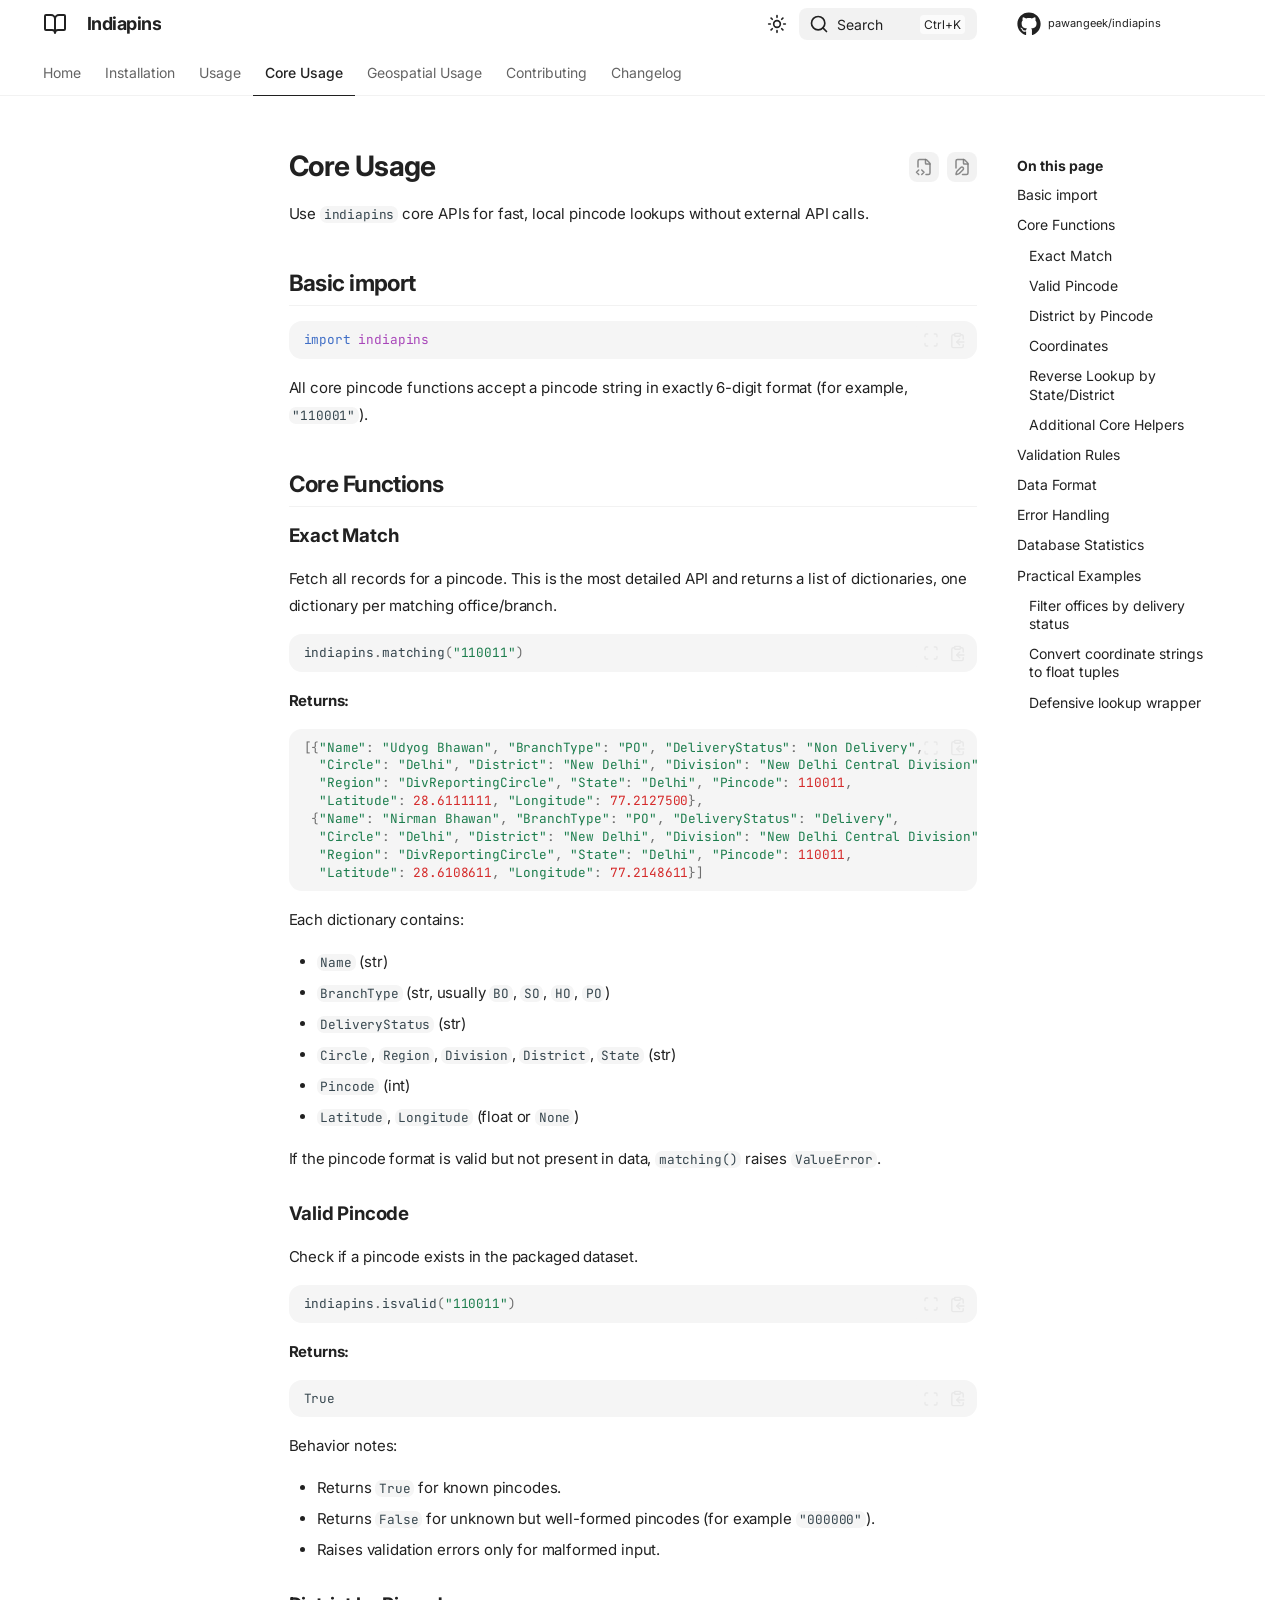
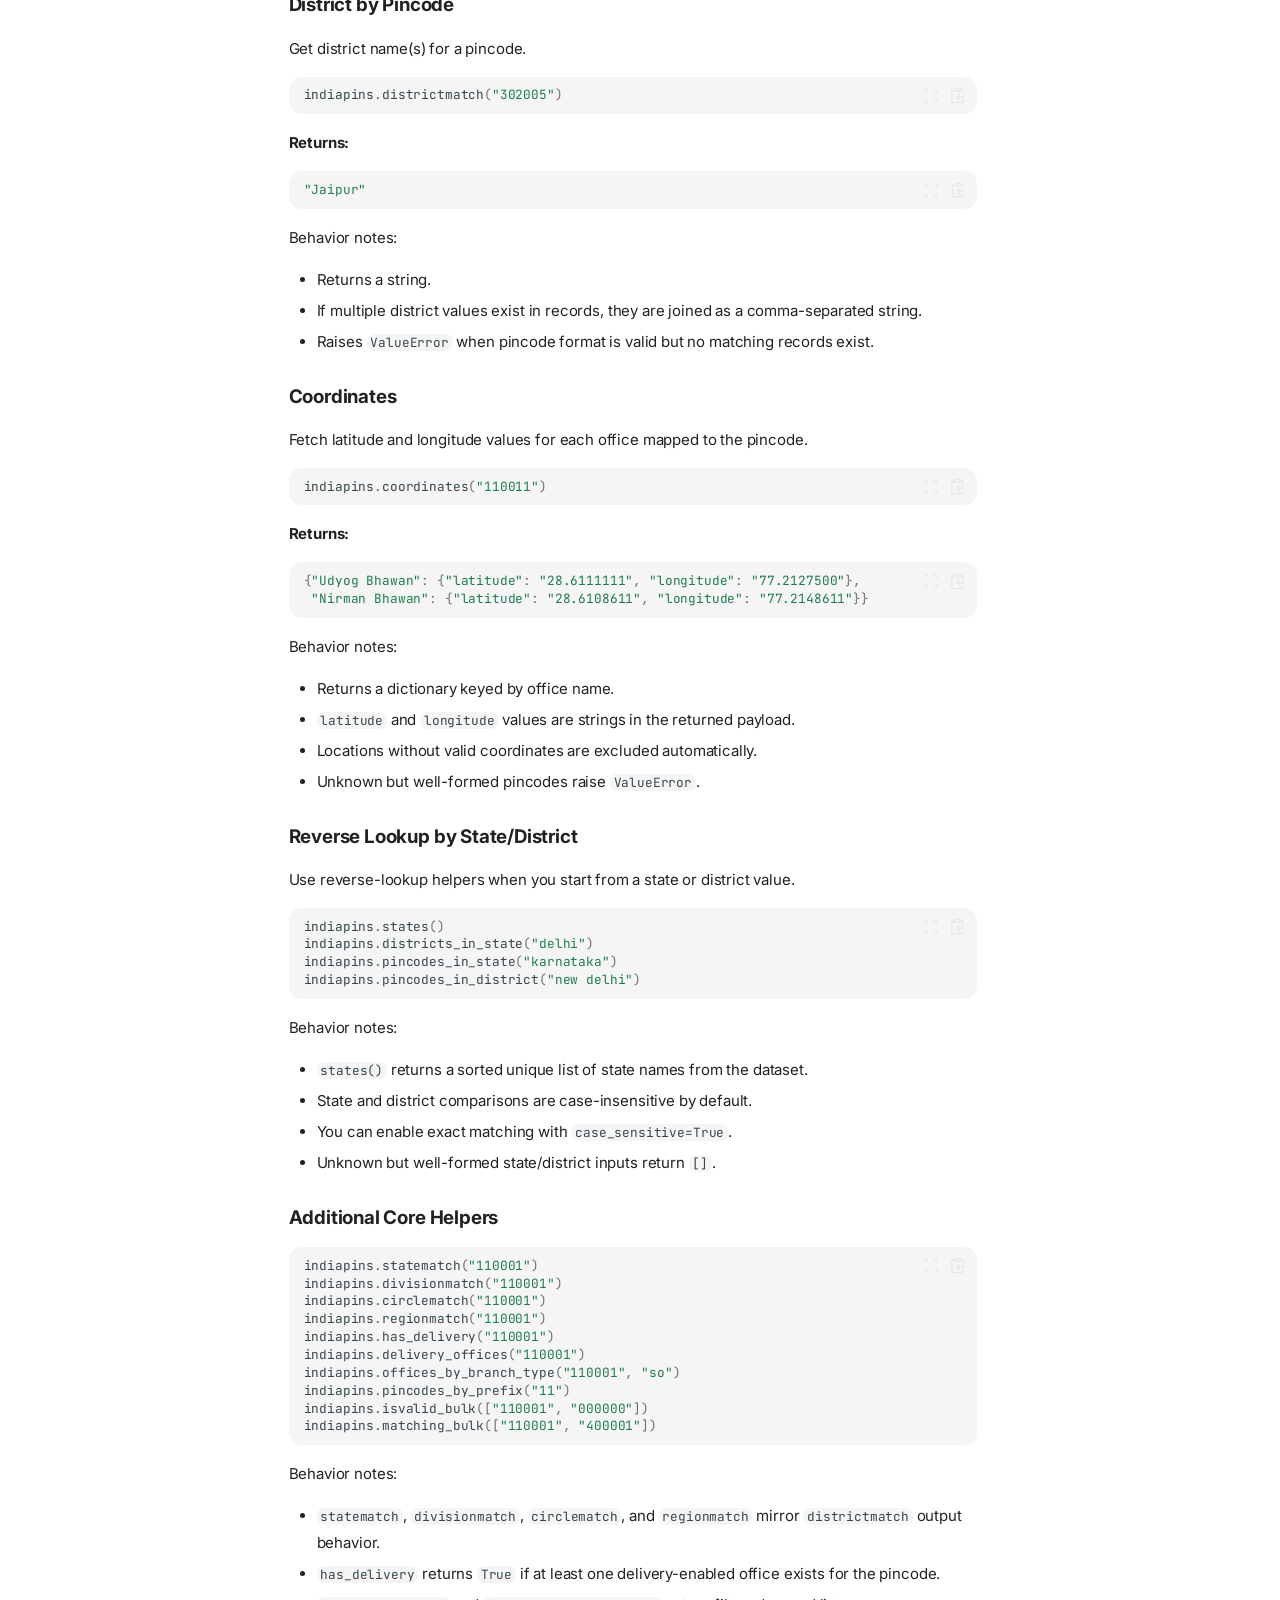
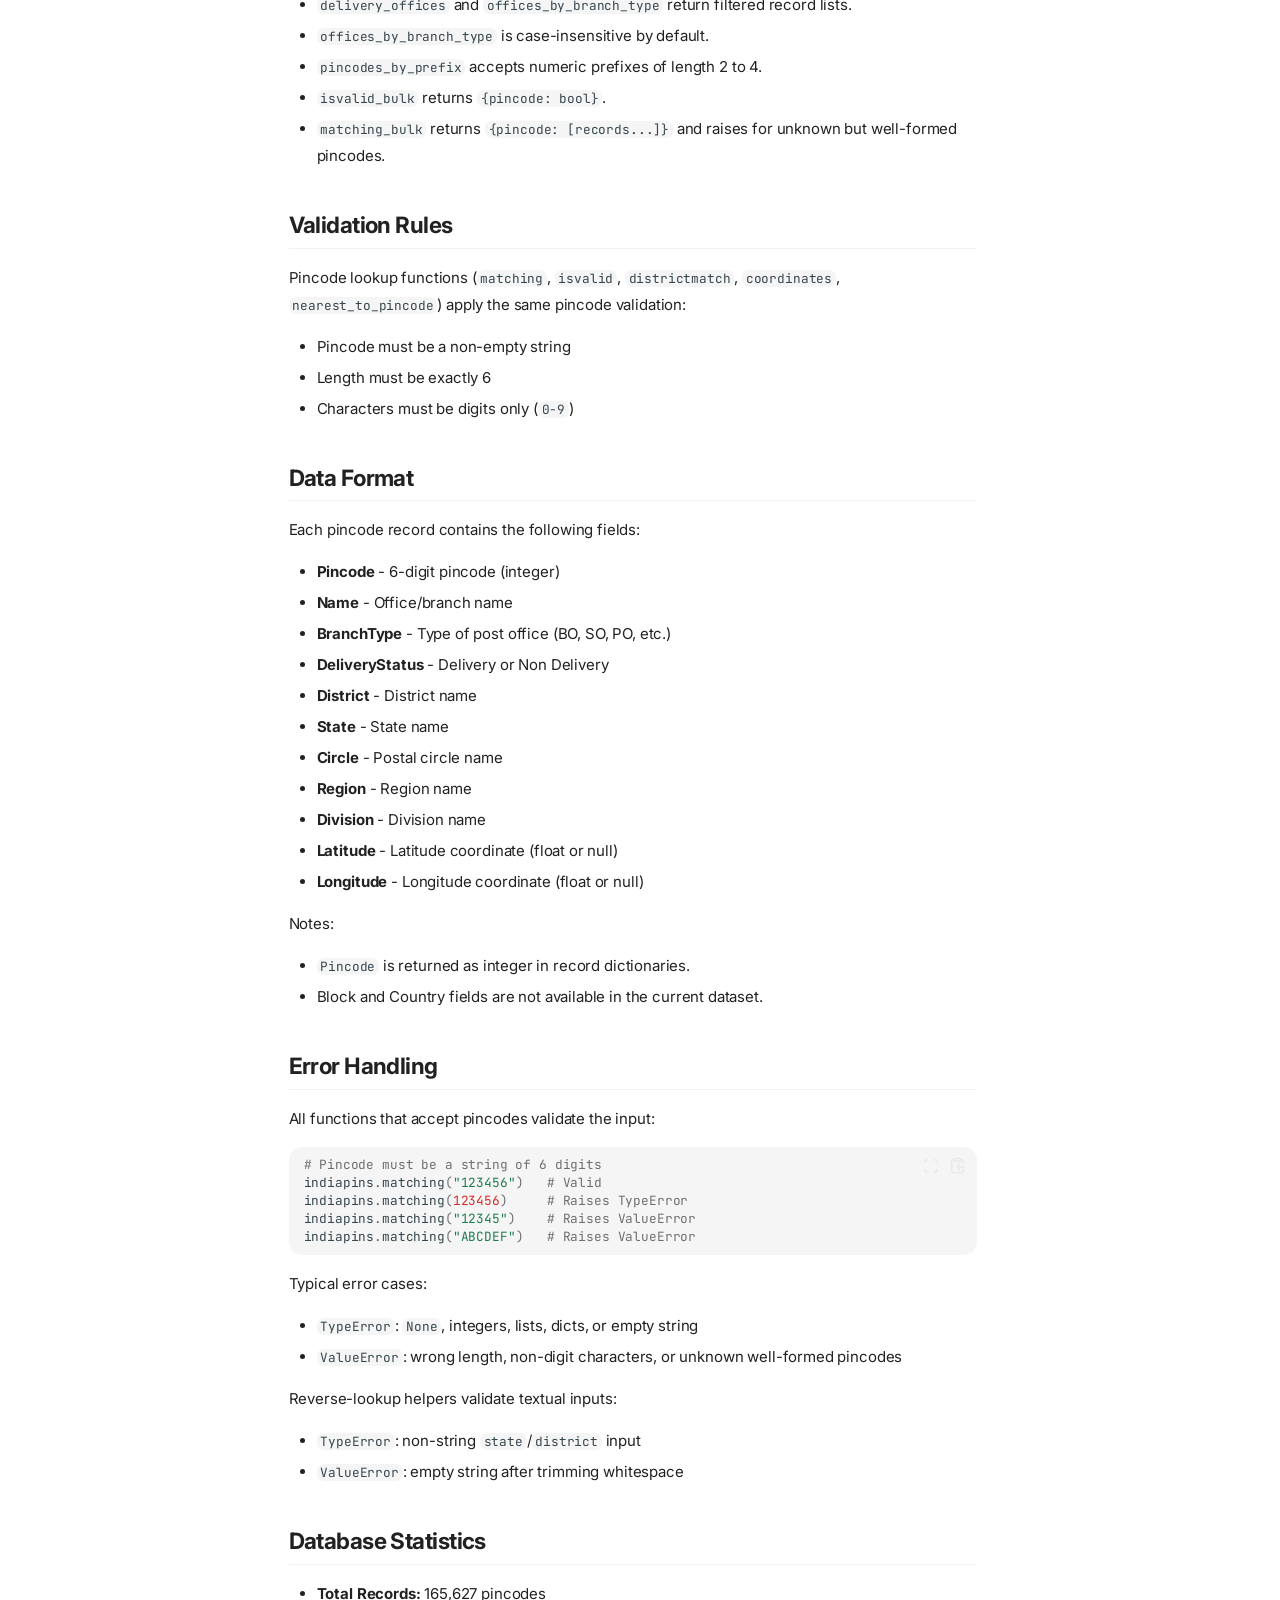
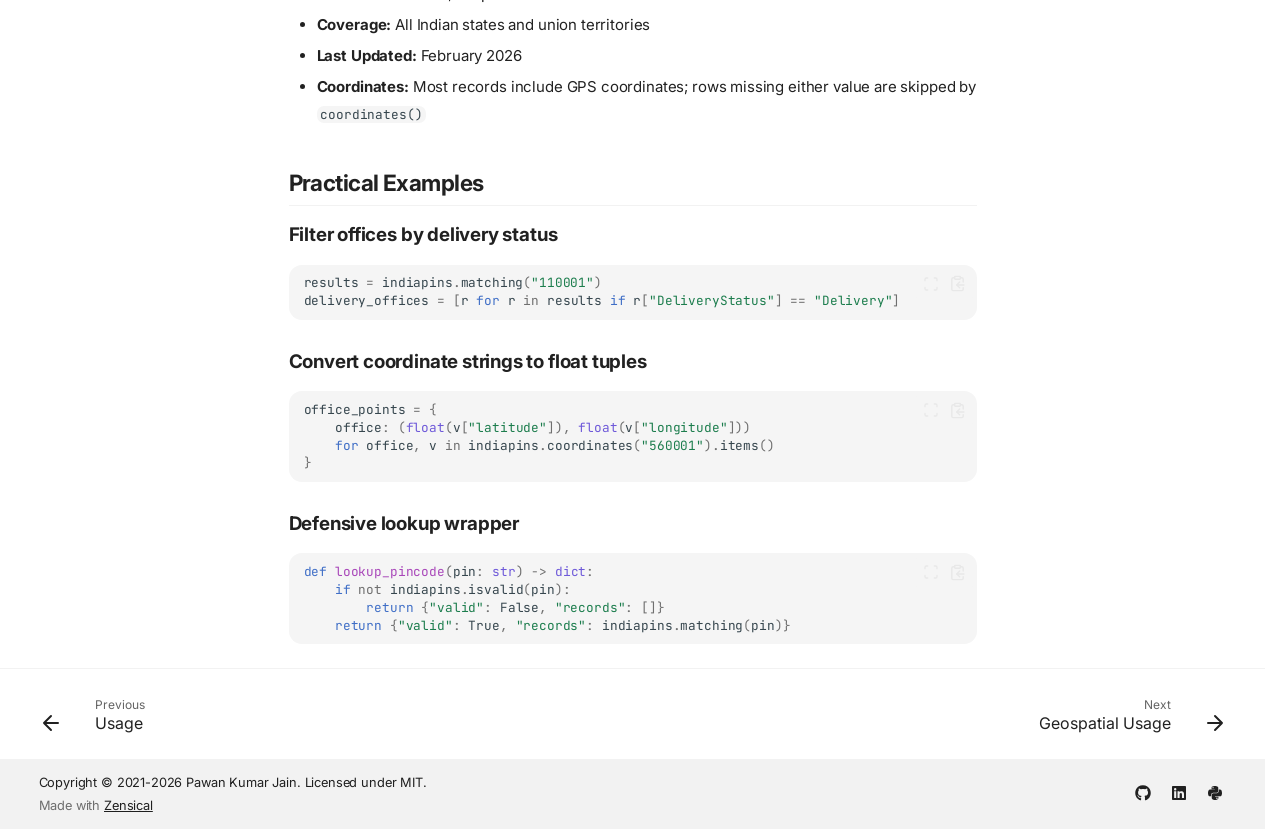
<file: usage-core/index.html>
<!doctype html>
<html lang="en" class="no-js">
  <head>
    
      <meta charset="utf-8">
      <meta name="viewport" content="width=device-width,initial-scale=1">
      
        <meta name="description" content="Python package for validating Indian pincodes and fetching location details, districts, and coordinates.">
      
      
        <meta name="author" content="Pawan Kumar Jain">
      
      
        <link rel="canonical" href="https://pawangeek.github.io/indiapins/usage-core/">
      
      
        <link rel="prev" href="../usage/">
      
      
        <link rel="next" href="../usage-geo/">
      
      
        
      
      
      <link rel="icon" href="../assets/images/favicon.png">
      <meta name="generator" content="zensical-0.0.27">
    
    
      
        <title>Core Usage - Indiapins</title>
      
    
    
      
        
      
      <link rel="stylesheet" href="../assets/stylesheets/modern/main.50057488.min.css">
      
        
          
        
        <link rel="stylesheet" href="../assets/stylesheets/modern/palette.dfe2e883.min.css">
      
      


    
    
      
    
    
      
        
        
        <link rel="preconnect" href="https://fonts.gstatic.com" crossorigin>
        <link rel="stylesheet" href="https://fonts.googleapis.com/css?family=Inter:300,300i,400,400i,500,500i,700,700i%7CJetBrains+Mono:400,400i,700,700i&display=fallback">
        <style>:root{--md-text-font:"Inter";--md-code-font:"JetBrains Mono"}</style>
      
    
    
      <link rel="stylesheet" href="../assets/stylesheets/extra.css">
    
    <script>__md_scope=new URL("..",location),__md_hash=e=>[...e].reduce(((e,t)=>(e<<5)-e+t.charCodeAt(0)),0),__md_get=(e,t=localStorage,a=__md_scope)=>JSON.parse(t.getItem(a.pathname+"."+e)),__md_set=(e,t,a=localStorage,_=__md_scope)=>{try{a.setItem(_.pathname+"."+e,JSON.stringify(t))}catch(e){}},document.documentElement.setAttribute("data-platform",navigator.platform)</script>
    
      

    
    
  <meta property="og:type" content="website">
  <meta property="og:url" content="https://pawangeek.github.io/indiapins/">
  <meta property="og:title" content="Indiapins Documentation">
  <meta property="og:description" content="Python package for validating Indian pincodes and fetching location details, districts, and coordinates.">
  <meta property="og:locale" content="en_US">
  <meta property="twitter:card" content="summary_large_image">
  <meta property="twitter:url" content="https://pawangeek.github.io/indiapins/">
  <meta property="twitter:title" content="Indiapins Documentation">
  <meta property="twitter:description" content="Python package for validating Indian pincodes and fetching location details, districts, and coordinates.">

  </head>
  
  
    
    
      
    
    
    
    
    <body dir="ltr" data-md-color-scheme="default" data-md-color-primary="indigo" data-md-color-accent="indigo">
  
    
    <input class="md-toggle" data-md-toggle="drawer" type="checkbox" id="__drawer" autocomplete="off">
    <input class="md-toggle" data-md-toggle="search" type="checkbox" id="__search" autocomplete="off">
    <label class="md-overlay" for="__drawer" aria-label="Navigation"></label>
    <div data-md-component="skip">
      
        
        <a href="#core-usage" class="md-skip">
          Skip to content
        </a>
      
    </div>
    <div data-md-component="announce">
      
    </div>
    
    
      

<header class="md-header" data-md-component="header">
  <nav class="md-header__inner md-grid" aria-label="Header">
    <a href="https://github.com/pawangeek/indiapins" title="Indiapins" class="md-header__button md-logo" aria-label="Indiapins" data-md-component="logo">
      
  
  <svg xmlns="http://www.w3.org/2000/svg" fill="none" stroke="currentColor" stroke-linecap="round" stroke-linejoin="round" stroke-width="2" class="lucide lucide-book-open" viewBox="0 0 24 24"><path d="M12 7v14M3 18a1 1 0 0 1-1-1V4a1 1 0 0 1 1-1h5a4 4 0 0 1 4 4 4 4 0 0 1 4-4h5a1 1 0 0 1 1 1v13a1 1 0 0 1-1 1h-6a3 3 0 0 0-3 3 3 3 0 0 0-3-3z"/></svg>

    </a>
    <label class="md-header__button md-icon" for="__drawer" aria-label="Navigation">
      
      <svg xmlns="http://www.w3.org/2000/svg" fill="none" stroke="currentColor" stroke-linecap="round" stroke-linejoin="round" stroke-width="2" class="lucide lucide-menu" viewBox="0 0 24 24"><path d="M4 5h16M4 12h16M4 19h16"/></svg>
    </label>
    <div class="md-header__title" data-md-component="header-title">
      <div class="md-header__ellipsis">
        <div class="md-header__topic">
          <span class="md-ellipsis">
            Indiapins
          </span>
        </div>
        <div class="md-header__topic" data-md-component="header-topic">
          <span class="md-ellipsis">
            
              Core Usage
            
          </span>
        </div>
      </div>
    </div>
    
      
        <form class="md-header__option" data-md-component="palette">
  
    
    
    
    <input class="md-option" data-md-color-media="none" data-md-color-scheme="default" data-md-color-primary="indigo" data-md-color-accent="indigo"  aria-label="Switch to dark mode"  type="radio" name="__palette" id="__palette_0">
    
      <label class="md-header__button md-icon" title="Switch to dark mode" for="__palette_1" hidden>
        <svg xmlns="http://www.w3.org/2000/svg" fill="none" stroke="currentColor" stroke-linecap="round" stroke-linejoin="round" stroke-width="2" class="lucide lucide-sun" viewBox="0 0 24 24"><circle cx="12" cy="12" r="4"/><path d="M12 2v2M12 20v2M4.93 4.93l1.41 1.41M17.66 17.66l1.41 1.41M2 12h2M20 12h2M6.34 17.66l-1.41 1.41M19.07 4.93l-1.41 1.41"/></svg>
      </label>
    
  
    
    
    
    <input class="md-option" data-md-color-media="none" data-md-color-scheme="slate" data-md-color-primary="indigo" data-md-color-accent="indigo"  aria-label="Switch to light mode"  type="radio" name="__palette" id="__palette_1">
    
      <label class="md-header__button md-icon" title="Switch to light mode" for="__palette_0" hidden>
        <svg xmlns="http://www.w3.org/2000/svg" fill="none" stroke="currentColor" stroke-linecap="round" stroke-linejoin="round" stroke-width="2" class="lucide lucide-moon" viewBox="0 0 24 24"><path d="M20.985 12.486a9 9 0 1 1-9.473-9.472c.405-.022.617.46.402.803a6 6 0 0 0 8.268 8.268c.344-.215.825-.004.803.401"/></svg>
      </label>
    
  
</form>
      
    
    
      <script>var palette=__md_get("__palette");if(palette&&palette.color){if("(prefers-color-scheme)"===palette.color.media){var media=matchMedia("(prefers-color-scheme: light)"),input=document.querySelector(media.matches?"[data-md-color-media='(prefers-color-scheme: light)']":"[data-md-color-media='(prefers-color-scheme: dark)']");palette.color.media=input.getAttribute("data-md-color-media"),palette.color.scheme=input.getAttribute("data-md-color-scheme"),palette.color.primary=input.getAttribute("data-md-color-primary"),palette.color.accent=input.getAttribute("data-md-color-accent")}for(var[key,value]of Object.entries(palette.color))document.body.setAttribute("data-md-color-"+key,value)}</script>
    
    
    
      
      
        <label class="md-header__button md-icon" for="__search" aria-label="Search">
          
          <svg xmlns="http://www.w3.org/2000/svg" fill="none" stroke="currentColor" stroke-linecap="round" stroke-linejoin="round" stroke-width="2" class="lucide lucide-search" viewBox="0 0 24 24"><path d="m21 21-4.34-4.34"/><circle cx="11" cy="11" r="8"/></svg>
        </label>
        <div class="md-search" data-md-component="search" role="dialog" aria-label="Search">
  <button type="button" class="md-search__button">
    Search
  </button>
</div>
      
    
    <div class="md-header__source">
      
        <a href="https://github.com/pawangeek/indiapins" title="Go to repository" class="md-source" data-md-component="source">
  <div class="md-source__icon md-icon">
    
    <svg xmlns="http://www.w3.org/2000/svg" viewBox="0 0 512 512"><!--! Font Awesome Free 7.1.0 by @fontawesome - https://fontawesome.com License - https://fontawesome.com/license/free (Icons: CC BY 4.0, Fonts: SIL OFL 1.1, Code: MIT License) Copyright 2025 Fonticons, Inc.--><path fill="currentColor" d="M173.9 397.4c0 2-2.3 3.6-5.2 3.6-3.3.3-5.6-1.3-5.6-3.6 0-2 2.3-3.6 5.2-3.6 3-.3 5.6 1.3 5.6 3.6m-31.1-4.5c-.7 2 1.3 4.3 4.3 4.9 2.6 1 5.6 0 6.2-2s-1.3-4.3-4.3-5.2c-2.6-.7-5.5.3-6.2 2.3m44.2-1.7c-2.9.7-4.9 2.6-4.6 4.9.3 2 2.9 3.3 5.9 2.6 2.9-.7 4.9-2.6 4.6-4.6-.3-1.9-3-3.2-5.9-2.9M252.8 8C114.1 8 8 113.3 8 252c0 110.9 69.8 205.8 169.5 239.2 12.8 2.3 17.3-5.6 17.3-12.1 0-6.2-.3-40.4-.3-61.4 0 0-70 15-84.7-29.8 0 0-11.4-29.1-27.8-36.6 0 0-22.9-15.7 1.6-15.4 0 0 24.9 2 38.6 25.8 21.9 38.6 58.6 27.5 72.9 20.9 2.3-16 8.8-27.1 16-33.7-55.9-6.2-112.3-14.3-112.3-110.5 0-27.5 7.6-41.3 23.6-58.9-2.6-6.5-11.1-33.3 2.6-67.9 20.9-6.5 69 27 69 27 20-5.6 41.5-8.5 62.8-8.5s42.8 2.9 62.8 8.5c0 0 48.1-33.6 69-27 13.7 34.7 5.2 61.4 2.6 67.9 16 17.7 25.8 31.5 25.8 58.9 0 96.5-58.9 104.2-114.8 110.5 9.2 7.9 17 22.9 17 46.4 0 33.7-.3 75.4-.3 83.6 0 6.5 4.6 14.4 17.3 12.1C436.2 457.8 504 362.9 504 252 504 113.3 391.5 8 252.8 8M105.2 352.9c-1.3 1-1 3.3.7 5.2 1.6 1.6 3.9 2.3 5.2 1 1.3-1 1-3.3-.7-5.2-1.6-1.6-3.9-2.3-5.2-1m-10.8-8.1c-.7 1.3.3 2.9 2.3 3.9 1.6 1 3.6.7 4.3-.7.7-1.3-.3-2.9-2.3-3.9-2-.6-3.6-.3-4.3.7m32.4 35.6c-1.6 1.3-1 4.3 1.3 6.2 2.3 2.3 5.2 2.6 6.5 1 1.3-1.3.7-4.3-1.3-6.2-2.2-2.3-5.2-2.6-6.5-1m-11.4-14.7c-1.6 1-1.6 3.6 0 5.9s4.3 3.3 5.6 2.3c1.6-1.3 1.6-3.9 0-6.2-1.4-2.3-4-3.3-5.6-2"/></svg>
  </div>
  <div class="md-source__repository">
    pawangeek/indiapins
  </div>
</a>
      
    </div>
  </nav>
  
</header>
    
    <div class="md-container" data-md-component="container">
      
      
        
          
            
<nav class="md-tabs" aria-label="Tabs" data-md-component="tabs">
  <div class="md-grid">
    <ul class="md-tabs__list">
      
        
  
  
  
  
    <li class="md-tabs__item">
      <a href="./.." class="md-tabs__link">
        
  
  Home

      </a>
    </li>
  

      
        
  
  
  
  
    <li class="md-tabs__item">
      <a href="../installation/" class="md-tabs__link">
        
  
  Installation

      </a>
    </li>
  

      
        
  
  
  
  
    <li class="md-tabs__item">
      <a href="../usage/" class="md-tabs__link">
        
  
  Usage

      </a>
    </li>
  

      
        
  
  
  
    
  
  
    <li class="md-tabs__item md-tabs__item--active">
      <a href="././" class="md-tabs__link">
        
  
  Core Usage

      </a>
    </li>
  

      
        
  
  
  
  
    <li class="md-tabs__item">
      <a href="../usage-geo/" class="md-tabs__link">
        
  
  Geospatial Usage

      </a>
    </li>
  

      
        
  
  
  
  
    <li class="md-tabs__item">
      <a href="../contributing/" class="md-tabs__link">
        
  
  Contributing

      </a>
    </li>
  

      
        
  
  
  
  
    <li class="md-tabs__item">
      <a href="../changelog/" class="md-tabs__link">
        
  
  Changelog

      </a>
    </li>
  

      
    </ul>
  </div>
</nav>
          
        
      
      <main class="md-main" data-md-component="main">
        <div class="md-main__inner md-grid">
          
            
              
              <div class="md-sidebar md-sidebar--primary" data-md-component="sidebar" data-md-type="navigation" >
                <div class="md-sidebar__scrollwrap">
                  <div class="md-sidebar__inner">
                    


  


<nav class="md-nav md-nav--primary md-nav--lifted" aria-label="Navigation" data-md-level="0">
  <label class="md-nav__title" for="__drawer">
    <a href="https://github.com/pawangeek/indiapins" title="Indiapins" class="md-nav__button md-logo" aria-label="Indiapins" data-md-component="logo">
      
  
  <svg xmlns="http://www.w3.org/2000/svg" fill="none" stroke="currentColor" stroke-linecap="round" stroke-linejoin="round" stroke-width="2" class="lucide lucide-book-open" viewBox="0 0 24 24"><path d="M12 7v14M3 18a1 1 0 0 1-1-1V4a1 1 0 0 1 1-1h5a4 4 0 0 1 4 4 4 4 0 0 1 4-4h5a1 1 0 0 1 1 1v13a1 1 0 0 1-1 1h-6a3 3 0 0 0-3 3 3 3 0 0 0-3-3z"/></svg>

    </a>
    Indiapins
  </label>
  
    <div class="md-nav__source">
      <a href="https://github.com/pawangeek/indiapins" title="Go to repository" class="md-source" data-md-component="source">
  <div class="md-source__icon md-icon">
    
    <svg xmlns="http://www.w3.org/2000/svg" viewBox="0 0 512 512"><!--! Font Awesome Free 7.1.0 by @fontawesome - https://fontawesome.com License - https://fontawesome.com/license/free (Icons: CC BY 4.0, Fonts: SIL OFL 1.1, Code: MIT License) Copyright 2025 Fonticons, Inc.--><path fill="currentColor" d="M173.9 397.4c0 2-2.3 3.6-5.2 3.6-3.3.3-5.6-1.3-5.6-3.6 0-2 2.3-3.6 5.2-3.6 3-.3 5.6 1.3 5.6 3.6m-31.1-4.5c-.7 2 1.3 4.3 4.3 4.9 2.6 1 5.6 0 6.2-2s-1.3-4.3-4.3-5.2c-2.6-.7-5.5.3-6.2 2.3m44.2-1.7c-2.9.7-4.9 2.6-4.6 4.9.3 2 2.9 3.3 5.9 2.6 2.9-.7 4.9-2.6 4.6-4.6-.3-1.9-3-3.2-5.9-2.9M252.8 8C114.1 8 8 113.3 8 252c0 110.9 69.8 205.8 169.5 239.2 12.8 2.3 17.3-5.6 17.3-12.1 0-6.2-.3-40.4-.3-61.4 0 0-70 15-84.7-29.8 0 0-11.4-29.1-27.8-36.6 0 0-22.9-15.7 1.6-15.4 0 0 24.9 2 38.6 25.8 21.9 38.6 58.6 27.5 72.9 20.9 2.3-16 8.8-27.1 16-33.7-55.9-6.2-112.3-14.3-112.3-110.5 0-27.5 7.6-41.3 23.6-58.9-2.6-6.5-11.1-33.3 2.6-67.9 20.9-6.5 69 27 69 27 20-5.6 41.5-8.5 62.8-8.5s42.8 2.9 62.8 8.5c0 0 48.1-33.6 69-27 13.7 34.7 5.2 61.4 2.6 67.9 16 17.7 25.8 31.5 25.8 58.9 0 96.5-58.9 104.2-114.8 110.5 9.2 7.9 17 22.9 17 46.4 0 33.7-.3 75.4-.3 83.6 0 6.5 4.6 14.4 17.3 12.1C436.2 457.8 504 362.9 504 252 504 113.3 391.5 8 252.8 8M105.2 352.9c-1.3 1-1 3.3.7 5.2 1.6 1.6 3.9 2.3 5.2 1 1.3-1 1-3.3-.7-5.2-1.6-1.6-3.9-2.3-5.2-1m-10.8-8.1c-.7 1.3.3 2.9 2.3 3.9 1.6 1 3.6.7 4.3-.7.7-1.3-.3-2.9-2.3-3.9-2-.6-3.6-.3-4.3.7m32.4 35.6c-1.6 1.3-1 4.3 1.3 6.2 2.3 2.3 5.2 2.6 6.5 1 1.3-1.3.7-4.3-1.3-6.2-2.2-2.3-5.2-2.6-6.5-1m-11.4-14.7c-1.6 1-1.6 3.6 0 5.9s4.3 3.3 5.6 2.3c1.6-1.3 1.6-3.9 0-6.2-1.4-2.3-4-3.3-5.6-2"/></svg>
  </div>
  <div class="md-source__repository">
    pawangeek/indiapins
  </div>
</a>
    </div>
  
  <ul class="md-nav__list" data-md-scrollfix>
    
      
      
  
  
  
  
    <li class="md-nav__item">
      <a href="./.." class="md-nav__link">
        
  
  
  <span class="md-ellipsis">
    
  
    Home
  

    
  </span>
  
  

      </a>
    </li>
  

    
      
      
  
  
  
  
    <li class="md-nav__item">
      <a href="../installation/" class="md-nav__link">
        
  
  
  <span class="md-ellipsis">
    
  
    Installation
  

    
  </span>
  
  

      </a>
    </li>
  

    
      
      
  
  
  
  
    <li class="md-nav__item">
      <a href="../usage/" class="md-nav__link">
        
  
  
  <span class="md-ellipsis">
    
  
    Usage
  

    
  </span>
  
  

      </a>
    </li>
  

    
      
      
  
  
    
  
  
  
    <li class="md-nav__item md-nav__item--active">
      
      <input class="md-nav__toggle md-toggle" type="checkbox" id="__toc">
      
      
        
      
      
        <label class="md-nav__link md-nav__link--active" for="__toc">
          
  
  
  <span class="md-ellipsis">
    
  
    Core Usage
  

    
  </span>
  
  

          <span class="md-nav__icon md-icon"></span>
        </label>
      
      <a href="././" class="md-nav__link md-nav__link--active">
        
  
  
  <span class="md-ellipsis">
    
  
    Core Usage
  

    
  </span>
  
  

      </a>
      
        


<nav class="md-nav md-nav--secondary" aria-label="On this page">
  
  
  
    
  
  
    <label class="md-nav__title" for="__toc">
      <span class="md-nav__icon md-icon"></span>
      On this page
    </label>
    <ul class="md-nav__list" data-md-component="toc" data-md-scrollfix>
      
        <li class="md-nav__item">
  <a href="#basic-import" class="md-nav__link">
    <span class="md-ellipsis">
      
        Basic import
      
    </span>
  </a>
  
</li>
      
        <li class="md-nav__item">
  <a href="#core-functions" class="md-nav__link">
    <span class="md-ellipsis">
      
        Core Functions
      
    </span>
  </a>
  
    <nav class="md-nav" aria-label="Core Functions">
      <ul class="md-nav__list">
        
          <li class="md-nav__item">
  <a href="#exact-match" class="md-nav__link">
    <span class="md-ellipsis">
      
        Exact Match
      
    </span>
  </a>
  
</li>
        
          <li class="md-nav__item">
  <a href="#valid-pincode" class="md-nav__link">
    <span class="md-ellipsis">
      
        Valid Pincode
      
    </span>
  </a>
  
</li>
        
          <li class="md-nav__item">
  <a href="#district-by-pincode" class="md-nav__link">
    <span class="md-ellipsis">
      
        District by Pincode
      
    </span>
  </a>
  
</li>
        
          <li class="md-nav__item">
  <a href="#coordinates" class="md-nav__link">
    <span class="md-ellipsis">
      
        Coordinates
      
    </span>
  </a>
  
</li>
        
          <li class="md-nav__item">
  <a href="#reverse-lookup-by-statedistrict" class="md-nav__link">
    <span class="md-ellipsis">
      
        Reverse Lookup by State/District
      
    </span>
  </a>
  
</li>
        
          <li class="md-nav__item">
  <a href="#additional-core-helpers" class="md-nav__link">
    <span class="md-ellipsis">
      
        Additional Core Helpers
      
    </span>
  </a>
  
</li>
        
      </ul>
    </nav>
  
</li>
      
        <li class="md-nav__item">
  <a href="#validation-rules" class="md-nav__link">
    <span class="md-ellipsis">
      
        Validation Rules
      
    </span>
  </a>
  
</li>
      
        <li class="md-nav__item">
  <a href="#data-format" class="md-nav__link">
    <span class="md-ellipsis">
      
        Data Format
      
    </span>
  </a>
  
</li>
      
        <li class="md-nav__item">
  <a href="#error-handling" class="md-nav__link">
    <span class="md-ellipsis">
      
        Error Handling
      
    </span>
  </a>
  
</li>
      
        <li class="md-nav__item">
  <a href="#database-statistics" class="md-nav__link">
    <span class="md-ellipsis">
      
        Database Statistics
      
    </span>
  </a>
  
</li>
      
        <li class="md-nav__item">
  <a href="#practical-examples" class="md-nav__link">
    <span class="md-ellipsis">
      
        Practical Examples
      
    </span>
  </a>
  
    <nav class="md-nav" aria-label="Practical Examples">
      <ul class="md-nav__list">
        
          <li class="md-nav__item">
  <a href="#filter-offices-by-delivery-status" class="md-nav__link">
    <span class="md-ellipsis">
      
        Filter offices by delivery status
      
    </span>
  </a>
  
</li>
        
          <li class="md-nav__item">
  <a href="#convert-coordinate-strings-to-float-tuples" class="md-nav__link">
    <span class="md-ellipsis">
      
        Convert coordinate strings to float tuples
      
    </span>
  </a>
  
</li>
        
          <li class="md-nav__item">
  <a href="#defensive-lookup-wrapper" class="md-nav__link">
    <span class="md-ellipsis">
      
        Defensive lookup wrapper
      
    </span>
  </a>
  
</li>
        
      </ul>
    </nav>
  
</li>
      
    </ul>
  
</nav>
      
    </li>
  

    
      
      
  
  
  
  
    <li class="md-nav__item">
      <a href="../usage-geo/" class="md-nav__link">
        
  
  
  <span class="md-ellipsis">
    
  
    Geospatial Usage
  

    
  </span>
  
  

      </a>
    </li>
  

    
      
      
  
  
  
  
    <li class="md-nav__item">
      <a href="../contributing/" class="md-nav__link">
        
  
  
  <span class="md-ellipsis">
    
  
    Contributing
  

    
  </span>
  
  

      </a>
    </li>
  

    
      
      
  
  
  
  
    <li class="md-nav__item">
      <a href="../changelog/" class="md-nav__link">
        
  
  
  <span class="md-ellipsis">
    
  
    Changelog
  

    
  </span>
  
  

      </a>
    </li>
  

    
  </ul>
</nav>
                  </div>
                </div>
              </div>
            
            
              
              <div class="md-sidebar md-sidebar--secondary" data-md-component="sidebar" data-md-type="toc" >
                <div class="md-sidebar__scrollwrap">
                  <div class="md-sidebar__inner">
                    


<nav class="md-nav md-nav--secondary" aria-label="On this page">
  
  
  
    
  
  
    <label class="md-nav__title" for="__toc">
      <span class="md-nav__icon md-icon"></span>
      On this page
    </label>
    <ul class="md-nav__list" data-md-component="toc" data-md-scrollfix>
      
        <li class="md-nav__item">
  <a href="#basic-import" class="md-nav__link">
    <span class="md-ellipsis">
      
        Basic import
      
    </span>
  </a>
  
</li>
      
        <li class="md-nav__item">
  <a href="#core-functions" class="md-nav__link">
    <span class="md-ellipsis">
      
        Core Functions
      
    </span>
  </a>
  
    <nav class="md-nav" aria-label="Core Functions">
      <ul class="md-nav__list">
        
          <li class="md-nav__item">
  <a href="#exact-match" class="md-nav__link">
    <span class="md-ellipsis">
      
        Exact Match
      
    </span>
  </a>
  
</li>
        
          <li class="md-nav__item">
  <a href="#valid-pincode" class="md-nav__link">
    <span class="md-ellipsis">
      
        Valid Pincode
      
    </span>
  </a>
  
</li>
        
          <li class="md-nav__item">
  <a href="#district-by-pincode" class="md-nav__link">
    <span class="md-ellipsis">
      
        District by Pincode
      
    </span>
  </a>
  
</li>
        
          <li class="md-nav__item">
  <a href="#coordinates" class="md-nav__link">
    <span class="md-ellipsis">
      
        Coordinates
      
    </span>
  </a>
  
</li>
        
          <li class="md-nav__item">
  <a href="#reverse-lookup-by-statedistrict" class="md-nav__link">
    <span class="md-ellipsis">
      
        Reverse Lookup by State/District
      
    </span>
  </a>
  
</li>
        
          <li class="md-nav__item">
  <a href="#additional-core-helpers" class="md-nav__link">
    <span class="md-ellipsis">
      
        Additional Core Helpers
      
    </span>
  </a>
  
</li>
        
      </ul>
    </nav>
  
</li>
      
        <li class="md-nav__item">
  <a href="#validation-rules" class="md-nav__link">
    <span class="md-ellipsis">
      
        Validation Rules
      
    </span>
  </a>
  
</li>
      
        <li class="md-nav__item">
  <a href="#data-format" class="md-nav__link">
    <span class="md-ellipsis">
      
        Data Format
      
    </span>
  </a>
  
</li>
      
        <li class="md-nav__item">
  <a href="#error-handling" class="md-nav__link">
    <span class="md-ellipsis">
      
        Error Handling
      
    </span>
  </a>
  
</li>
      
        <li class="md-nav__item">
  <a href="#database-statistics" class="md-nav__link">
    <span class="md-ellipsis">
      
        Database Statistics
      
    </span>
  </a>
  
</li>
      
        <li class="md-nav__item">
  <a href="#practical-examples" class="md-nav__link">
    <span class="md-ellipsis">
      
        Practical Examples
      
    </span>
  </a>
  
    <nav class="md-nav" aria-label="Practical Examples">
      <ul class="md-nav__list">
        
          <li class="md-nav__item">
  <a href="#filter-offices-by-delivery-status" class="md-nav__link">
    <span class="md-ellipsis">
      
        Filter offices by delivery status
      
    </span>
  </a>
  
</li>
        
          <li class="md-nav__item">
  <a href="#convert-coordinate-strings-to-float-tuples" class="md-nav__link">
    <span class="md-ellipsis">
      
        Convert coordinate strings to float tuples
      
    </span>
  </a>
  
</li>
        
          <li class="md-nav__item">
  <a href="#defensive-lookup-wrapper" class="md-nav__link">
    <span class="md-ellipsis">
      
        Defensive lookup wrapper
      
    </span>
  </a>
  
</li>
        
      </ul>
    </nav>
  
</li>
      
    </ul>
  
</nav>
                  </div>
                </div>
              </div>
            
          
          
            <div class="md-content" data-md-component="content">
              
                



  


              
              <article class="md-content__inner md-typeset">
                
                  
  
    <a href="https://github.com/pawangeek/indiapins/edit/master/docs/usage-core.md" title="Edit this page" class="md-content__button md-icon" rel="edit">
      
      <svg xmlns="http://www.w3.org/2000/svg" fill="none" stroke="currentColor" stroke-linecap="round" stroke-linejoin="round" stroke-width="2" class="lucide lucide-file-pen" viewBox="0 0 24 24"><path d="M12.659 22H18a2 2 0 0 0 2-2V8a2.4 2.4 0 0 0-.706-1.706l-3.588-3.588A2.4 2.4 0 0 0 14 2H6a2 2 0 0 0-2 2v9.34"/><path d="M14 2v5a1 1 0 0 0 1 1h5M10.378 12.622a1 1 0 0 1 3 3.003L8.36 20.637a2 2 0 0 1-.854.506l-2.867.837a.5.5 0 0 1-.62-.62l.836-2.869a2 2 0 0 1 .506-.853z"/></svg>
    </a>
  
  
    
      
    
    <a href="https://github.com/pawangeek/indiapins/raw/master/docs/usage-core.md" title="View source of this page" class="md-content__button md-icon">
      
      <svg xmlns="http://www.w3.org/2000/svg" fill="none" stroke="currentColor" stroke-linecap="round" stroke-linejoin="round" stroke-width="2" class="lucide lucide-file-code-2" viewBox="0 0 24 24"><path d="M4 12.15V4a2 2 0 0 1 2-2h8a2.4 2.4 0 0 1 1.706.706l3.588 3.588A2.4 2.4 0 0 1 20 8v12a2 2 0 0 1-2 2h-3.35"/><path d="M14 2v5a1 1 0 0 0 1 1h5M5 16l-3 3 3 3M9 22l3-3-3-3"/></svg>
    </a>
  


<h1 id="core-usage">Core Usage<a class="headerlink" href="#core-usage" title="Permanent link">&para;</a></h1>
<p>Use <code>indiapins</code> core APIs for fast, local pincode lookups without external API calls.</p>
<h2 id="basic-import">Basic import<a class="headerlink" href="#basic-import" title="Permanent link">&para;</a></h2>
<div class="language-python highlight"><pre><span></span><code><span id="__span-0-1"><a id="__codelineno-0-1" name="__codelineno-0-1" href="#__codelineno-0-1"></a><span class="kn">import</span><span class="w"> </span><span class="nn">indiapins</span>
</span></code></pre></div>
<p>All core pincode functions accept a pincode string in exactly 6-digit format
(for example, <code>"110001"</code>).</p>
<h2 id="core-functions">Core Functions<a class="headerlink" href="#core-functions" title="Permanent link">&para;</a></h2>
<h3 id="exact-match">Exact Match<a class="headerlink" href="#exact-match" title="Permanent link">&para;</a></h3>
<p>Fetch all records for a pincode. This is the most detailed API and returns a
list of dictionaries, one dictionary per matching office/branch.</p>
<div class="language-python highlight"><pre><span></span><code><span id="__span-1-1"><a id="__codelineno-1-1" name="__codelineno-1-1" href="#__codelineno-1-1"></a><span class="n">indiapins</span><span class="o">.</span><span class="n">matching</span><span class="p">(</span><span class="s2">&quot;110011&quot;</span><span class="p">)</span>
</span></code></pre></div>
<p><strong>Returns:</strong></p>
<div class="language-python highlight"><pre><span></span><code><span id="__span-2-1"><a id="__codelineno-2-1" name="__codelineno-2-1" href="#__codelineno-2-1"></a><span class="p">[{</span><span class="s2">&quot;Name&quot;</span><span class="p">:</span> <span class="s2">&quot;Udyog Bhawan&quot;</span><span class="p">,</span> <span class="s2">&quot;BranchType&quot;</span><span class="p">:</span> <span class="s2">&quot;PO&quot;</span><span class="p">,</span> <span class="s2">&quot;DeliveryStatus&quot;</span><span class="p">:</span> <span class="s2">&quot;Non Delivery&quot;</span><span class="p">,</span>
</span><span id="__span-2-2"><a id="__codelineno-2-2" name="__codelineno-2-2" href="#__codelineno-2-2"></a>  <span class="s2">&quot;Circle&quot;</span><span class="p">:</span> <span class="s2">&quot;Delhi&quot;</span><span class="p">,</span> <span class="s2">&quot;District&quot;</span><span class="p">:</span> <span class="s2">&quot;New Delhi&quot;</span><span class="p">,</span> <span class="s2">&quot;Division&quot;</span><span class="p">:</span> <span class="s2">&quot;New Delhi Central Division&quot;</span><span class="p">,</span>
</span><span id="__span-2-3"><a id="__codelineno-2-3" name="__codelineno-2-3" href="#__codelineno-2-3"></a>  <span class="s2">&quot;Region&quot;</span><span class="p">:</span> <span class="s2">&quot;DivReportingCircle&quot;</span><span class="p">,</span> <span class="s2">&quot;State&quot;</span><span class="p">:</span> <span class="s2">&quot;Delhi&quot;</span><span class="p">,</span> <span class="s2">&quot;Pincode&quot;</span><span class="p">:</span> <span class="mi">110011</span><span class="p">,</span>
</span><span id="__span-2-4"><a id="__codelineno-2-4" name="__codelineno-2-4" href="#__codelineno-2-4"></a>  <span class="s2">&quot;Latitude&quot;</span><span class="p">:</span> <span class="mf">28.6111111</span><span class="p">,</span> <span class="s2">&quot;Longitude&quot;</span><span class="p">:</span> <span class="mf">77.2127500</span><span class="p">},</span>
</span><span id="__span-2-5"><a id="__codelineno-2-5" name="__codelineno-2-5" href="#__codelineno-2-5"></a> <span class="p">{</span><span class="s2">&quot;Name&quot;</span><span class="p">:</span> <span class="s2">&quot;Nirman Bhawan&quot;</span><span class="p">,</span> <span class="s2">&quot;BranchType&quot;</span><span class="p">:</span> <span class="s2">&quot;PO&quot;</span><span class="p">,</span> <span class="s2">&quot;DeliveryStatus&quot;</span><span class="p">:</span> <span class="s2">&quot;Delivery&quot;</span><span class="p">,</span>
</span><span id="__span-2-6"><a id="__codelineno-2-6" name="__codelineno-2-6" href="#__codelineno-2-6"></a>  <span class="s2">&quot;Circle&quot;</span><span class="p">:</span> <span class="s2">&quot;Delhi&quot;</span><span class="p">,</span> <span class="s2">&quot;District&quot;</span><span class="p">:</span> <span class="s2">&quot;New Delhi&quot;</span><span class="p">,</span> <span class="s2">&quot;Division&quot;</span><span class="p">:</span> <span class="s2">&quot;New Delhi Central Division&quot;</span><span class="p">,</span>
</span><span id="__span-2-7"><a id="__codelineno-2-7" name="__codelineno-2-7" href="#__codelineno-2-7"></a>  <span class="s2">&quot;Region&quot;</span><span class="p">:</span> <span class="s2">&quot;DivReportingCircle&quot;</span><span class="p">,</span> <span class="s2">&quot;State&quot;</span><span class="p">:</span> <span class="s2">&quot;Delhi&quot;</span><span class="p">,</span> <span class="s2">&quot;Pincode&quot;</span><span class="p">:</span> <span class="mi">110011</span><span class="p">,</span>
</span><span id="__span-2-8"><a id="__codelineno-2-8" name="__codelineno-2-8" href="#__codelineno-2-8"></a>  <span class="s2">&quot;Latitude&quot;</span><span class="p">:</span> <span class="mf">28.6108611</span><span class="p">,</span> <span class="s2">&quot;Longitude&quot;</span><span class="p">:</span> <span class="mf">77.2148611</span><span class="p">}]</span>
</span></code></pre></div>
<p>Each dictionary contains:</p>
<ul>
<li><code>Name</code> (str)</li>
<li><code>BranchType</code> (str, usually <code>BO</code>, <code>SO</code>, <code>HO</code>, <code>PO</code>)</li>
<li><code>DeliveryStatus</code> (str)</li>
<li><code>Circle</code>, <code>Region</code>, <code>Division</code>, <code>District</code>, <code>State</code> (str)</li>
<li><code>Pincode</code> (int)</li>
<li><code>Latitude</code>, <code>Longitude</code> (float or <code>None</code>)</li>
</ul>
<p>If the pincode format is valid but not present in data, <code>matching()</code> raises
<code>ValueError</code>.</p>
<h3 id="valid-pincode">Valid Pincode<a class="headerlink" href="#valid-pincode" title="Permanent link">&para;</a></h3>
<p>Check if a pincode exists in the packaged dataset.</p>
<div class="language-python highlight"><pre><span></span><code><span id="__span-3-1"><a id="__codelineno-3-1" name="__codelineno-3-1" href="#__codelineno-3-1"></a><span class="n">indiapins</span><span class="o">.</span><span class="n">isvalid</span><span class="p">(</span><span class="s2">&quot;110011&quot;</span><span class="p">)</span>
</span></code></pre></div>
<p><strong>Returns:</strong></p>
<div class="language-python highlight"><pre><span></span><code><span id="__span-4-1"><a id="__codelineno-4-1" name="__codelineno-4-1" href="#__codelineno-4-1"></a><span class="kc">True</span>
</span></code></pre></div>
<p>Behavior notes:</p>
<ul>
<li>Returns <code>True</code> for known pincodes.</li>
<li>Returns <code>False</code> for unknown but well-formed pincodes (for example <code>"000000"</code>).</li>
<li>Raises validation errors only for malformed input.</li>
</ul>
<h3 id="district-by-pincode">District by Pincode<a class="headerlink" href="#district-by-pincode" title="Permanent link">&para;</a></h3>
<p>Get district name(s) for a pincode.</p>
<div class="language-python highlight"><pre><span></span><code><span id="__span-5-1"><a id="__codelineno-5-1" name="__codelineno-5-1" href="#__codelineno-5-1"></a><span class="n">indiapins</span><span class="o">.</span><span class="n">districtmatch</span><span class="p">(</span><span class="s2">&quot;302005&quot;</span><span class="p">)</span>
</span></code></pre></div>
<p><strong>Returns:</strong></p>
<div class="language-python highlight"><pre><span></span><code><span id="__span-6-1"><a id="__codelineno-6-1" name="__codelineno-6-1" href="#__codelineno-6-1"></a><span class="s2">&quot;Jaipur&quot;</span>
</span></code></pre></div>
<p>Behavior notes:</p>
<ul>
<li>Returns a string.</li>
<li>If multiple district values exist in records, they are joined as a comma-separated string.</li>
<li>Raises <code>ValueError</code> when pincode format is valid but no matching records exist.</li>
</ul>
<h3 id="coordinates">Coordinates<a class="headerlink" href="#coordinates" title="Permanent link">&para;</a></h3>
<p>Fetch latitude and longitude values for each office mapped to the pincode.</p>
<div class="language-python highlight"><pre><span></span><code><span id="__span-7-1"><a id="__codelineno-7-1" name="__codelineno-7-1" href="#__codelineno-7-1"></a><span class="n">indiapins</span><span class="o">.</span><span class="n">coordinates</span><span class="p">(</span><span class="s2">&quot;110011&quot;</span><span class="p">)</span>
</span></code></pre></div>
<p><strong>Returns:</strong></p>
<div class="language-python highlight"><pre><span></span><code><span id="__span-8-1"><a id="__codelineno-8-1" name="__codelineno-8-1" href="#__codelineno-8-1"></a><span class="p">{</span><span class="s2">&quot;Udyog Bhawan&quot;</span><span class="p">:</span> <span class="p">{</span><span class="s2">&quot;latitude&quot;</span><span class="p">:</span> <span class="s2">&quot;28.6111111&quot;</span><span class="p">,</span> <span class="s2">&quot;longitude&quot;</span><span class="p">:</span> <span class="s2">&quot;77.2127500&quot;</span><span class="p">},</span>
</span><span id="__span-8-2"><a id="__codelineno-8-2" name="__codelineno-8-2" href="#__codelineno-8-2"></a> <span class="s2">&quot;Nirman Bhawan&quot;</span><span class="p">:</span> <span class="p">{</span><span class="s2">&quot;latitude&quot;</span><span class="p">:</span> <span class="s2">&quot;28.6108611&quot;</span><span class="p">,</span> <span class="s2">&quot;longitude&quot;</span><span class="p">:</span> <span class="s2">&quot;77.2148611&quot;</span><span class="p">}}</span>
</span></code></pre></div>
<p>Behavior notes:</p>
<ul>
<li>Returns a dictionary keyed by office name.</li>
<li><code>latitude</code> and <code>longitude</code> values are strings in the returned payload.</li>
<li>Locations without valid coordinates are excluded automatically.</li>
<li>Unknown but well-formed pincodes raise <code>ValueError</code>.</li>
</ul>
<h3 id="reverse-lookup-by-statedistrict">Reverse Lookup by State/District<a class="headerlink" href="#reverse-lookup-by-statedistrict" title="Permanent link">&para;</a></h3>
<p>Use reverse-lookup helpers when you start from a state or district value.</p>
<div class="language-python highlight"><pre><span></span><code><span id="__span-9-1"><a id="__codelineno-9-1" name="__codelineno-9-1" href="#__codelineno-9-1"></a><span class="n">indiapins</span><span class="o">.</span><span class="n">states</span><span class="p">()</span>
</span><span id="__span-9-2"><a id="__codelineno-9-2" name="__codelineno-9-2" href="#__codelineno-9-2"></a><span class="n">indiapins</span><span class="o">.</span><span class="n">districts_in_state</span><span class="p">(</span><span class="s2">&quot;delhi&quot;</span><span class="p">)</span>
</span><span id="__span-9-3"><a id="__codelineno-9-3" name="__codelineno-9-3" href="#__codelineno-9-3"></a><span class="n">indiapins</span><span class="o">.</span><span class="n">pincodes_in_state</span><span class="p">(</span><span class="s2">&quot;karnataka&quot;</span><span class="p">)</span>
</span><span id="__span-9-4"><a id="__codelineno-9-4" name="__codelineno-9-4" href="#__codelineno-9-4"></a><span class="n">indiapins</span><span class="o">.</span><span class="n">pincodes_in_district</span><span class="p">(</span><span class="s2">&quot;new delhi&quot;</span><span class="p">)</span>
</span></code></pre></div>
<p>Behavior notes:</p>
<ul>
<li><code>states()</code> returns a sorted unique list of state names from the dataset.</li>
<li>State and district comparisons are case-insensitive by default.</li>
<li>You can enable exact matching with <code>case_sensitive=True</code>.</li>
<li>Unknown but well-formed state/district inputs return <code>[]</code>.</li>
</ul>
<h3 id="additional-core-helpers">Additional Core Helpers<a class="headerlink" href="#additional-core-helpers" title="Permanent link">&para;</a></h3>
<div class="language-python highlight"><pre><span></span><code><span id="__span-10-1"><a id="__codelineno-10-1" name="__codelineno-10-1" href="#__codelineno-10-1"></a><span class="n">indiapins</span><span class="o">.</span><span class="n">statematch</span><span class="p">(</span><span class="s2">&quot;110001&quot;</span><span class="p">)</span>
</span><span id="__span-10-2"><a id="__codelineno-10-2" name="__codelineno-10-2" href="#__codelineno-10-2"></a><span class="n">indiapins</span><span class="o">.</span><span class="n">divisionmatch</span><span class="p">(</span><span class="s2">&quot;110001&quot;</span><span class="p">)</span>
</span><span id="__span-10-3"><a id="__codelineno-10-3" name="__codelineno-10-3" href="#__codelineno-10-3"></a><span class="n">indiapins</span><span class="o">.</span><span class="n">circlematch</span><span class="p">(</span><span class="s2">&quot;110001&quot;</span><span class="p">)</span>
</span><span id="__span-10-4"><a id="__codelineno-10-4" name="__codelineno-10-4" href="#__codelineno-10-4"></a><span class="n">indiapins</span><span class="o">.</span><span class="n">regionmatch</span><span class="p">(</span><span class="s2">&quot;110001&quot;</span><span class="p">)</span>
</span><span id="__span-10-5"><a id="__codelineno-10-5" name="__codelineno-10-5" href="#__codelineno-10-5"></a><span class="n">indiapins</span><span class="o">.</span><span class="n">has_delivery</span><span class="p">(</span><span class="s2">&quot;110001&quot;</span><span class="p">)</span>
</span><span id="__span-10-6"><a id="__codelineno-10-6" name="__codelineno-10-6" href="#__codelineno-10-6"></a><span class="n">indiapins</span><span class="o">.</span><span class="n">delivery_offices</span><span class="p">(</span><span class="s2">&quot;110001&quot;</span><span class="p">)</span>
</span><span id="__span-10-7"><a id="__codelineno-10-7" name="__codelineno-10-7" href="#__codelineno-10-7"></a><span class="n">indiapins</span><span class="o">.</span><span class="n">offices_by_branch_type</span><span class="p">(</span><span class="s2">&quot;110001&quot;</span><span class="p">,</span> <span class="s2">&quot;so&quot;</span><span class="p">)</span>
</span><span id="__span-10-8"><a id="__codelineno-10-8" name="__codelineno-10-8" href="#__codelineno-10-8"></a><span class="n">indiapins</span><span class="o">.</span><span class="n">pincodes_by_prefix</span><span class="p">(</span><span class="s2">&quot;11&quot;</span><span class="p">)</span>
</span><span id="__span-10-9"><a id="__codelineno-10-9" name="__codelineno-10-9" href="#__codelineno-10-9"></a><span class="n">indiapins</span><span class="o">.</span><span class="n">isvalid_bulk</span><span class="p">([</span><span class="s2">&quot;110001&quot;</span><span class="p">,</span> <span class="s2">&quot;000000&quot;</span><span class="p">])</span>
</span><span id="__span-10-10"><a id="__codelineno-10-10" name="__codelineno-10-10" href="#__codelineno-10-10"></a><span class="n">indiapins</span><span class="o">.</span><span class="n">matching_bulk</span><span class="p">([</span><span class="s2">&quot;110001&quot;</span><span class="p">,</span> <span class="s2">&quot;400001&quot;</span><span class="p">])</span>
</span></code></pre></div>
<p>Behavior notes:</p>
<ul>
<li><code>statematch</code>, <code>divisionmatch</code>, <code>circlematch</code>, and <code>regionmatch</code> mirror <code>districtmatch</code> output behavior.</li>
<li><code>has_delivery</code> returns <code>True</code> if at least one delivery-enabled office exists for the pincode.</li>
<li><code>delivery_offices</code> and <code>offices_by_branch_type</code> return filtered record lists.</li>
<li><code>offices_by_branch_type</code> is case-insensitive by default.</li>
<li><code>pincodes_by_prefix</code> accepts numeric prefixes of length 2 to 4.</li>
<li><code>isvalid_bulk</code> returns <code>{pincode: bool}</code>.</li>
<li><code>matching_bulk</code> returns <code>{pincode: [records...]}</code> and raises for unknown but well-formed pincodes.</li>
</ul>
<h2 id="validation-rules">Validation Rules<a class="headerlink" href="#validation-rules" title="Permanent link">&para;</a></h2>
<p>Pincode lookup functions (<code>matching</code>, <code>isvalid</code>, <code>districtmatch</code>, <code>coordinates</code>,
<code>nearest_to_pincode</code>) apply the same pincode validation:</p>
<ul>
<li>Pincode must be a non-empty string</li>
<li>Length must be exactly 6</li>
<li>Characters must be digits only (<code>0-9</code>)</li>
</ul>
<h2 id="data-format">Data Format<a class="headerlink" href="#data-format" title="Permanent link">&para;</a></h2>
<p>Each pincode record contains the following fields:</p>
<ul>
<li><strong>Pincode</strong> - 6-digit pincode (integer)</li>
<li><strong>Name</strong> - Office/branch name</li>
<li><strong>BranchType</strong> - Type of post office (BO, SO, PO, etc.)</li>
<li><strong>DeliveryStatus</strong> - Delivery or Non Delivery</li>
<li><strong>District</strong> - District name</li>
<li><strong>State</strong> - State name</li>
<li><strong>Circle</strong> - Postal circle name</li>
<li><strong>Region</strong> - Region name</li>
<li><strong>Division</strong> - Division name</li>
<li><strong>Latitude</strong> - Latitude coordinate (float or null)</li>
<li><strong>Longitude</strong> - Longitude coordinate (float or null)</li>
</ul>
<p>Notes:</p>
<ul>
<li><code>Pincode</code> is returned as integer in record dictionaries.</li>
<li>Block and Country fields are not available in the current dataset.</li>
</ul>
<h2 id="error-handling">Error Handling<a class="headerlink" href="#error-handling" title="Permanent link">&para;</a></h2>
<p>All functions that accept pincodes validate the input:</p>
<div class="language-python highlight"><pre><span></span><code><span id="__span-11-1"><a id="__codelineno-11-1" name="__codelineno-11-1" href="#__codelineno-11-1"></a><span class="c1"># Pincode must be a string of 6 digits</span>
</span><span id="__span-11-2"><a id="__codelineno-11-2" name="__codelineno-11-2" href="#__codelineno-11-2"></a><span class="n">indiapins</span><span class="o">.</span><span class="n">matching</span><span class="p">(</span><span class="s2">&quot;123456&quot;</span><span class="p">)</span>   <span class="c1"># Valid</span>
</span><span id="__span-11-3"><a id="__codelineno-11-3" name="__codelineno-11-3" href="#__codelineno-11-3"></a><span class="n">indiapins</span><span class="o">.</span><span class="n">matching</span><span class="p">(</span><span class="mi">123456</span><span class="p">)</span>     <span class="c1"># Raises TypeError</span>
</span><span id="__span-11-4"><a id="__codelineno-11-4" name="__codelineno-11-4" href="#__codelineno-11-4"></a><span class="n">indiapins</span><span class="o">.</span><span class="n">matching</span><span class="p">(</span><span class="s2">&quot;12345&quot;</span><span class="p">)</span>    <span class="c1"># Raises ValueError</span>
</span><span id="__span-11-5"><a id="__codelineno-11-5" name="__codelineno-11-5" href="#__codelineno-11-5"></a><span class="n">indiapins</span><span class="o">.</span><span class="n">matching</span><span class="p">(</span><span class="s2">&quot;ABCDEF&quot;</span><span class="p">)</span>   <span class="c1"># Raises ValueError</span>
</span></code></pre></div>
<p>Typical error cases:</p>
<ul>
<li><code>TypeError</code>: <code>None</code>, integers, lists, dicts, or empty string</li>
<li><code>ValueError</code>: wrong length, non-digit characters, or unknown well-formed pincodes</li>
</ul>
<p>Reverse-lookup helpers validate textual inputs:</p>
<ul>
<li><code>TypeError</code>: non-string <code>state</code>/<code>district</code> input</li>
<li><code>ValueError</code>: empty string after trimming whitespace</li>
</ul>
<h2 id="database-statistics">Database Statistics<a class="headerlink" href="#database-statistics" title="Permanent link">&para;</a></h2>
<ul>
<li><strong>Total Records:</strong> 165,627 pincodes</li>
<li><strong>Coverage:</strong> All Indian states and union territories</li>
<li><strong>Last Updated:</strong> February 2026</li>
<li><strong>Coordinates:</strong> Most records include GPS coordinates; rows missing either
  value are skipped by <code>coordinates()</code></li>
</ul>
<h2 id="practical-examples">Practical Examples<a class="headerlink" href="#practical-examples" title="Permanent link">&para;</a></h2>
<h3 id="filter-offices-by-delivery-status">Filter offices by delivery status<a class="headerlink" href="#filter-offices-by-delivery-status" title="Permanent link">&para;</a></h3>
<div class="language-python highlight"><pre><span></span><code><span id="__span-12-1"><a id="__codelineno-12-1" name="__codelineno-12-1" href="#__codelineno-12-1"></a><span class="n">results</span> <span class="o">=</span> <span class="n">indiapins</span><span class="o">.</span><span class="n">matching</span><span class="p">(</span><span class="s2">&quot;110001&quot;</span><span class="p">)</span>
</span><span id="__span-12-2"><a id="__codelineno-12-2" name="__codelineno-12-2" href="#__codelineno-12-2"></a><span class="n">delivery_offices</span> <span class="o">=</span> <span class="p">[</span><span class="n">r</span> <span class="k">for</span> <span class="n">r</span> <span class="ow">in</span> <span class="n">results</span> <span class="k">if</span> <span class="n">r</span><span class="p">[</span><span class="s2">&quot;DeliveryStatus&quot;</span><span class="p">]</span> <span class="o">==</span> <span class="s2">&quot;Delivery&quot;</span><span class="p">]</span>
</span></code></pre></div>
<h3 id="convert-coordinate-strings-to-float-tuples">Convert coordinate strings to float tuples<a class="headerlink" href="#convert-coordinate-strings-to-float-tuples" title="Permanent link">&para;</a></h3>
<div class="language-python highlight"><pre><span></span><code><span id="__span-13-1"><a id="__codelineno-13-1" name="__codelineno-13-1" href="#__codelineno-13-1"></a><span class="n">office_points</span> <span class="o">=</span> <span class="p">{</span>
</span><span id="__span-13-2"><a id="__codelineno-13-2" name="__codelineno-13-2" href="#__codelineno-13-2"></a>    <span class="n">office</span><span class="p">:</span> <span class="p">(</span><span class="nb">float</span><span class="p">(</span><span class="n">v</span><span class="p">[</span><span class="s2">&quot;latitude&quot;</span><span class="p">]),</span> <span class="nb">float</span><span class="p">(</span><span class="n">v</span><span class="p">[</span><span class="s2">&quot;longitude&quot;</span><span class="p">]))</span>
</span><span id="__span-13-3"><a id="__codelineno-13-3" name="__codelineno-13-3" href="#__codelineno-13-3"></a>    <span class="k">for</span> <span class="n">office</span><span class="p">,</span> <span class="n">v</span> <span class="ow">in</span> <span class="n">indiapins</span><span class="o">.</span><span class="n">coordinates</span><span class="p">(</span><span class="s2">&quot;560001&quot;</span><span class="p">)</span><span class="o">.</span><span class="n">items</span><span class="p">()</span>
</span><span id="__span-13-4"><a id="__codelineno-13-4" name="__codelineno-13-4" href="#__codelineno-13-4"></a><span class="p">}</span>
</span></code></pre></div>
<h3 id="defensive-lookup-wrapper">Defensive lookup wrapper<a class="headerlink" href="#defensive-lookup-wrapper" title="Permanent link">&para;</a></h3>
<div class="language-python highlight"><pre><span></span><code><span id="__span-14-1"><a id="__codelineno-14-1" name="__codelineno-14-1" href="#__codelineno-14-1"></a><span class="k">def</span><span class="w"> </span><span class="nf">lookup_pincode</span><span class="p">(</span><span class="n">pin</span><span class="p">:</span> <span class="nb">str</span><span class="p">)</span> <span class="o">-&gt;</span> <span class="nb">dict</span><span class="p">:</span>
</span><span id="__span-14-2"><a id="__codelineno-14-2" name="__codelineno-14-2" href="#__codelineno-14-2"></a>    <span class="k">if</span> <span class="ow">not</span> <span class="n">indiapins</span><span class="o">.</span><span class="n">isvalid</span><span class="p">(</span><span class="n">pin</span><span class="p">):</span>
</span><span id="__span-14-3"><a id="__codelineno-14-3" name="__codelineno-14-3" href="#__codelineno-14-3"></a>        <span class="k">return</span> <span class="p">{</span><span class="s2">&quot;valid&quot;</span><span class="p">:</span> <span class="kc">False</span><span class="p">,</span> <span class="s2">&quot;records&quot;</span><span class="p">:</span> <span class="p">[]}</span>
</span><span id="__span-14-4"><a id="__codelineno-14-4" name="__codelineno-14-4" href="#__codelineno-14-4"></a>    <span class="k">return</span> <span class="p">{</span><span class="s2">&quot;valid&quot;</span><span class="p">:</span> <span class="kc">True</span><span class="p">,</span> <span class="s2">&quot;records&quot;</span><span class="p">:</span> <span class="n">indiapins</span><span class="o">.</span><span class="n">matching</span><span class="p">(</span><span class="n">pin</span><span class="p">)}</span>
</span></code></pre></div>














                
              </article>
            </div>
          
          
  <script>var tabs=__md_get("__tabs");if(Array.isArray(tabs))e:for(var set of document.querySelectorAll(".tabbed-set")){var labels=set.querySelector(".tabbed-labels");for(var tab of tabs)for(var label of labels.getElementsByTagName("label"))if(label.innerText.trim()===tab){var input=document.getElementById(label.htmlFor);input.checked=!0;continue e}}</script>

<script>var target=document.getElementById(location.hash.slice(1));target&&target.name&&(target.checked=target.name.startsWith("__tabbed_"))</script>
        </div>
        
          <button type="button" class="md-top md-icon" data-md-component="top" hidden>
  
  <svg xmlns="http://www.w3.org/2000/svg" fill="none" stroke="currentColor" stroke-linecap="round" stroke-linejoin="round" stroke-width="2" class="lucide lucide-circle-arrow-up" viewBox="0 0 24 24"><circle cx="12" cy="12" r="10"/><path d="m16 12-4-4-4 4M12 16V8"/></svg>
  Back to top
</button>
        
      </main>
      
        <footer class="md-footer">
  
    
      
      <nav class="md-footer__inner md-grid" aria-label="Footer" >
        
          
          <a href="../usage/" class="md-footer__link md-footer__link--prev" aria-label="Previous: Usage">
            <div class="md-footer__button md-icon">
              
              <svg xmlns="http://www.w3.org/2000/svg" fill="none" stroke="currentColor" stroke-linecap="round" stroke-linejoin="round" stroke-width="2" class="lucide lucide-arrow-left" viewBox="0 0 24 24"><path d="m12 19-7-7 7-7M19 12H5"/></svg>
            </div>
            <div class="md-footer__title">
              <span class="md-footer__direction">
                Previous
              </span>
              <div class="md-ellipsis">
                Usage
              </div>
            </div>
          </a>
        
        
          
          <a href="../usage-geo/" class="md-footer__link md-footer__link--next" aria-label="Next: Geospatial Usage">
            <div class="md-footer__title">
              <span class="md-footer__direction">
                Next
              </span>
              <div class="md-ellipsis">
                Geospatial Usage
              </div>
            </div>
            <div class="md-footer__button md-icon">
              
              <svg xmlns="http://www.w3.org/2000/svg" fill="none" stroke="currentColor" stroke-linecap="round" stroke-linejoin="round" stroke-width="2" class="lucide lucide-arrow-right" viewBox="0 0 24 24"><path d="M5 12h14M12 5l7 7-7 7"/></svg>
            </div>
          </a>
        
      </nav>
    
  
  <div class="md-footer-meta md-typeset">
    <div class="md-footer-meta__inner md-grid">
      <div class="md-copyright">
  
    <div class="md-copyright__highlight">
      Copyright &copy; 2021-2026 Pawan Kumar Jain. Licensed under MIT.

    </div>
  
  
    Made with
    <a href="https://zensical.org/" target="_blank" rel="noopener">
      Zensical
    </a>
  
</div>
      
        
<div class="md-social">
  
    
    
    
    
    <a href="https://github.com/pawangeek" target="_blank" rel="noopener" title="Pawan on GitHub" class="md-social__link">
      <svg xmlns="http://www.w3.org/2000/svg" viewBox="0 0 512 512"><!--! Font Awesome Free 7.1.0 by @fontawesome - https://fontawesome.com License - https://fontawesome.com/license/free (Icons: CC BY 4.0, Fonts: SIL OFL 1.1, Code: MIT License) Copyright 2025 Fonticons, Inc.--><path fill="currentColor" d="M173.9 397.4c0 2-2.3 3.6-5.2 3.6-3.3.3-5.6-1.3-5.6-3.6 0-2 2.3-3.6 5.2-3.6 3-.3 5.6 1.3 5.6 3.6m-31.1-4.5c-.7 2 1.3 4.3 4.3 4.9 2.6 1 5.6 0 6.2-2s-1.3-4.3-4.3-5.2c-2.6-.7-5.5.3-6.2 2.3m44.2-1.7c-2.9.7-4.9 2.6-4.6 4.9.3 2 2.9 3.3 5.9 2.6 2.9-.7 4.9-2.6 4.6-4.6-.3-1.9-3-3.2-5.9-2.9M252.8 8C114.1 8 8 113.3 8 252c0 110.9 69.8 205.8 169.5 239.2 12.8 2.3 17.3-5.6 17.3-12.1 0-6.2-.3-40.4-.3-61.4 0 0-70 15-84.7-29.8 0 0-11.4-29.1-27.8-36.6 0 0-22.9-15.7 1.6-15.4 0 0 24.9 2 38.6 25.8 21.9 38.6 58.6 27.5 72.9 20.9 2.3-16 8.8-27.1 16-33.7-55.9-6.2-112.3-14.3-112.3-110.5 0-27.5 7.6-41.3 23.6-58.9-2.6-6.5-11.1-33.3 2.6-67.9 20.9-6.5 69 27 69 27 20-5.6 41.5-8.5 62.8-8.5s42.8 2.9 62.8 8.5c0 0 48.1-33.6 69-27 13.7 34.7 5.2 61.4 2.6 67.9 16 17.7 25.8 31.5 25.8 58.9 0 96.5-58.9 104.2-114.8 110.5 9.2 7.9 17 22.9 17 46.4 0 33.7-.3 75.4-.3 83.6 0 6.5 4.6 14.4 17.3 12.1C436.2 457.8 504 362.9 504 252 504 113.3 391.5 8 252.8 8M105.2 352.9c-1.3 1-1 3.3.7 5.2 1.6 1.6 3.9 2.3 5.2 1 1.3-1 1-3.3-.7-5.2-1.6-1.6-3.9-2.3-5.2-1m-10.8-8.1c-.7 1.3.3 2.9 2.3 3.9 1.6 1 3.6.7 4.3-.7.7-1.3-.3-2.9-2.3-3.9-2-.6-3.6-.3-4.3.7m32.4 35.6c-1.6 1.3-1 4.3 1.3 6.2 2.3 2.3 5.2 2.6 6.5 1 1.3-1.3.7-4.3-1.3-6.2-2.2-2.3-5.2-2.6-6.5-1m-11.4-14.7c-1.6 1-1.6 3.6 0 5.9s4.3 3.3 5.6 2.3c1.6-1.3 1.6-3.9 0-6.2-1.4-2.3-4-3.3-5.6-2"/></svg>
    </a>
  
    
    
    
    
    <a href="https://in.linkedin.com/in/pawan-jain" target="_blank" rel="noopener" title="Pawan on LinkedIn" class="md-social__link">
      <svg xmlns="http://www.w3.org/2000/svg" viewBox="0 0 448 512"><!--! Font Awesome Free 7.1.0 by @fontawesome - https://fontawesome.com License - https://fontawesome.com/license/free (Icons: CC BY 4.0, Fonts: SIL OFL 1.1, Code: MIT License) Copyright 2025 Fonticons, Inc.--><path fill="currentColor" d="M416 32H31.9C14.3 32 0 46.5 0 64.3v383.4C0 465.5 14.3 480 31.9 480H416c17.6 0 32-14.5 32-32.3V64.3c0-17.8-14.4-32.3-32-32.3M135.4 416H69V202.2h66.5V416zM102.2 96a38.5 38.5 0 1 1 0 77 38.5 38.5 0 1 1 0-77m282.1 320h-66.4V312c0-24.8-.5-56.7-34.5-56.7-34.6 0-39.9 27-39.9 54.9V416h-66.4V202.2h63.7v29.2h.9c8.9-16.8 30.6-34.5 62.9-34.5 67.2 0 79.7 44.3 79.7 101.9z"/></svg>
    </a>
  
    
    
    
    
    <a href="https://pypi.org/project/indiapins/" target="_blank" rel="noopener" title="Indiapins on PyPI" class="md-social__link">
      <svg xmlns="http://www.w3.org/2000/svg" viewBox="0 0 448 512"><!--! Font Awesome Free 7.1.0 by @fontawesome - https://fontawesome.com License - https://fontawesome.com/license/free (Icons: CC BY 4.0, Fonts: SIL OFL 1.1, Code: MIT License) Copyright 2025 Fonticons, Inc.--><path fill="currentColor" d="M439.8 200.5c-7.7-30.9-22.3-54.2-53.4-54.2h-40.1v47.4c0 36.8-31.2 67.8-66.8 67.8H172.7c-29.2 0-53.4 25-53.4 54.3v101.8c0 29 25.2 46 53.4 54.3 33.8 9.9 66.3 11.7 106.8 0 26.9-7.8 53.4-23.5 53.4-54.3v-40.7H226.2v-13.6h160.2c31.1 0 42.6-21.7 53.4-54.2 11.2-33.5 10.7-65.7 0-108.6M286.2 444.7a20.4 20.4 0 1 1 0-40.7 20.4 20.4 0 1 1 0 40.7M167.8 248.1h106.8c29.7 0 53.4-24.5 53.4-54.3V91.9c0-29-24.4-50.7-53.4-55.6-35.8-5.9-74.7-5.6-106.8.1-45.2 8-53.4 24.7-53.4 55.6v40.7h106.9v13.6h-147c-31.1 0-58.3 18.7-66.8 54.2-9.8 40.7-10.2 66.1 0 108.6 7.6 31.6 25.7 54.2 56.8 54.2H101v-48.8c0-35.3 30.5-66.4 66.8-66.4m-6.6-183.4a20.4 20.4 0 1 1 0 40.8 20.4 20.4 0 1 1 0-40.8"/></svg>
    </a>
  
</div>
      
    </div>
  </div>
</footer>
      
    </div>
    <div class="md-dialog" data-md-component="dialog">
      <div class="md-dialog__inner md-typeset"></div>
    </div>
    
    
    
      
      
      
      <script id="__config" type="application/json">{"annotate":null,"base":"..","features":["content.action.edit","content.action.view","content.code.annotate","content.code.copy","content.code.select","content.tabs.link","content.tooltips","navigation.footer","navigation.indexes","navigation.instant","navigation.instant.prefetch","navigation.path","navigation.sections","navigation.tabs","navigation.top","navigation.tracking","search.highlight"],"search":"../assets/javascripts/workers/search.e2d2d235.min.js","tags":null,"translations":{"clipboard.copied":"Copied to clipboard","clipboard.copy":"Copy to clipboard","search.result.more.one":"1 more on this page","search.result.more.other":"# more on this page","search.result.none":"No matching documents","search.result.one":"1 matching document","search.result.other":"# matching documents","search.result.placeholder":"Type to start searching","search.result.term.missing":"Missing","select.version":"Select version"},"version":null}</script>
    
    
      <script src="../assets/javascripts/bundle.5fd3284f.min.js"></script>
      
    
  </body>
</html>
</file>
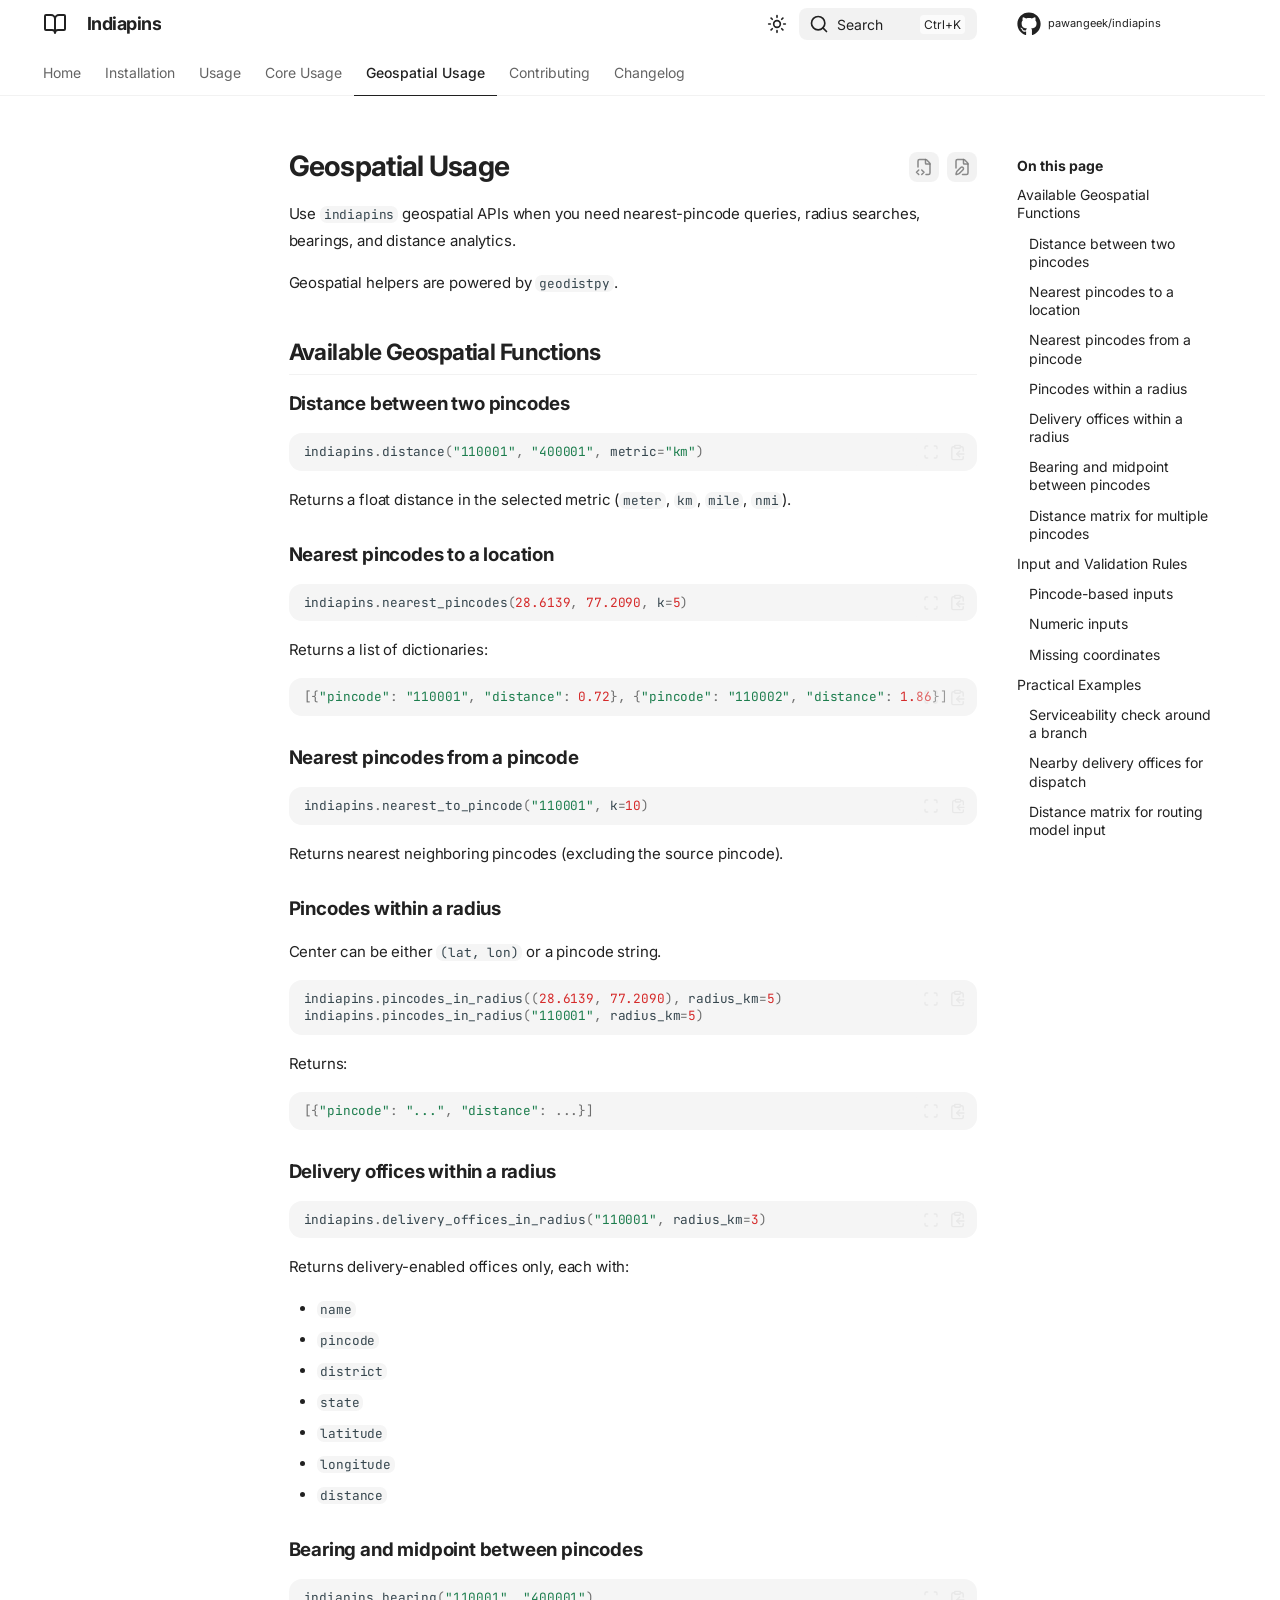
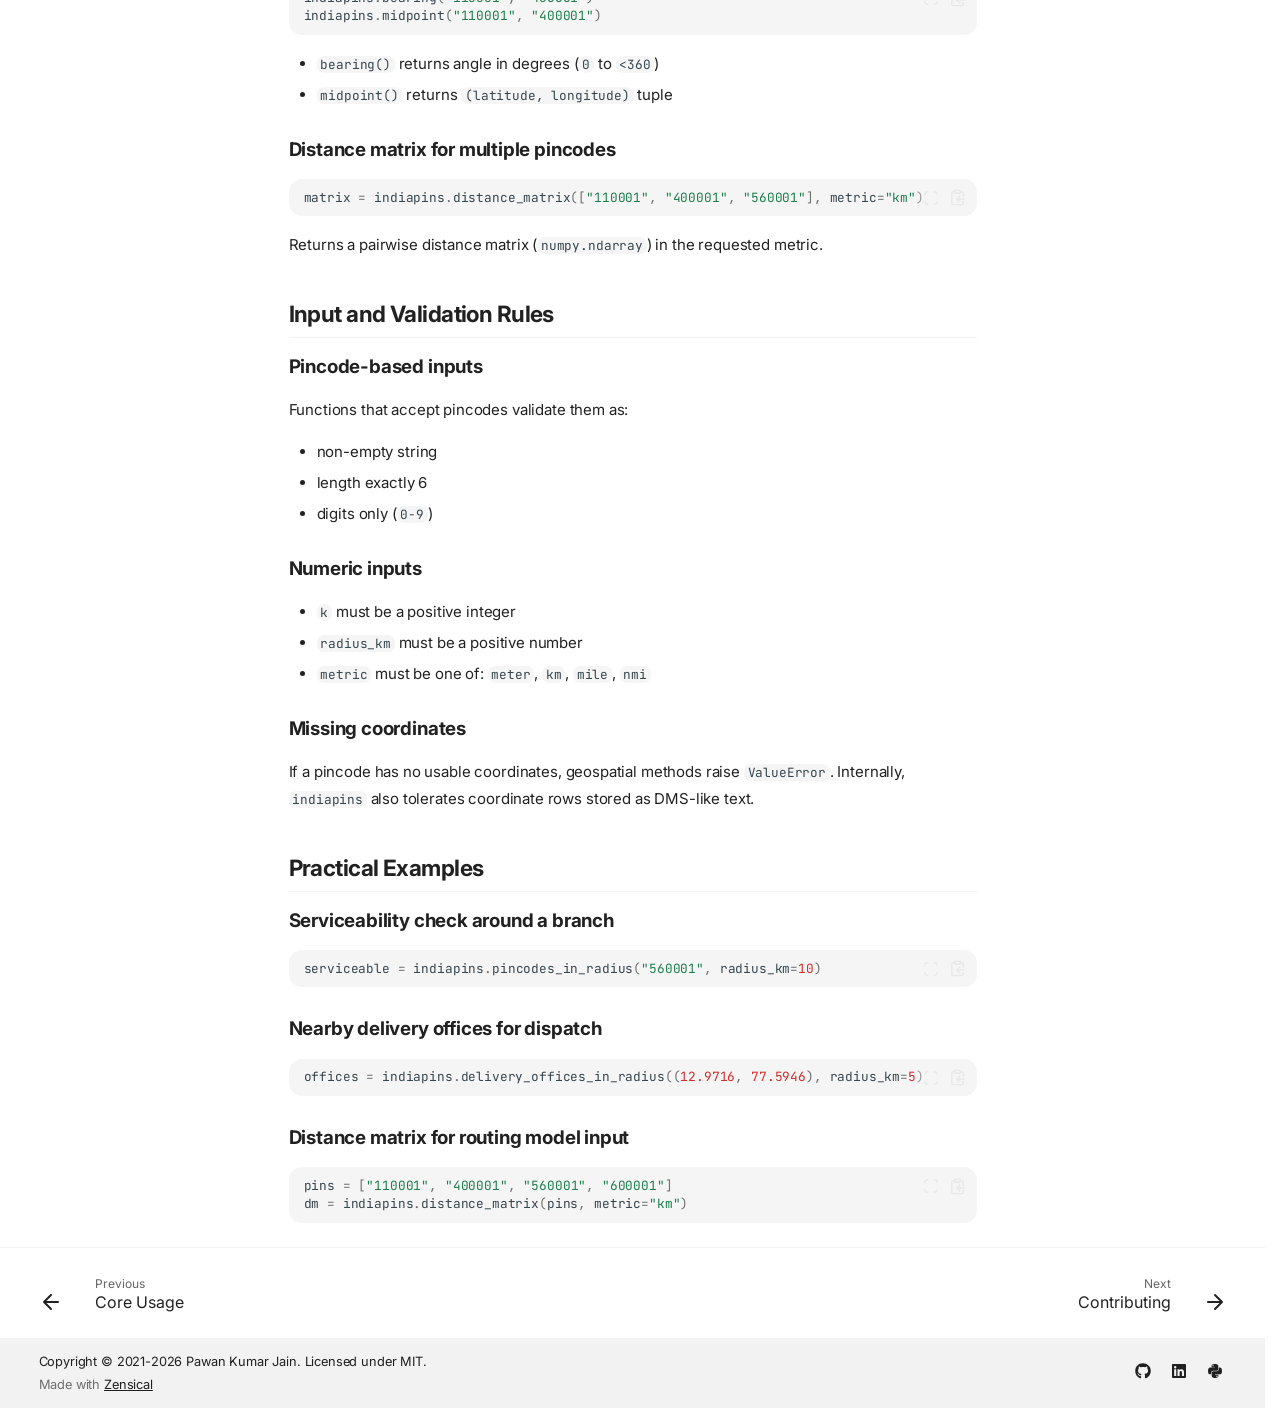
<file: usage-geo/index.html>
<!doctype html>
<html lang="en" class="no-js">
  <head>
    
      <meta charset="utf-8">
      <meta name="viewport" content="width=device-width,initial-scale=1">
      
        <meta name="description" content="Python package for validating Indian pincodes and fetching location details, districts, and coordinates.">
      
      
        <meta name="author" content="Pawan Kumar Jain">
      
      
        <link rel="canonical" href="https://pawangeek.github.io/indiapins/usage-geo/">
      
      
        <link rel="prev" href="../usage-core/">
      
      
        <link rel="next" href="../contributing/">
      
      
        
      
      
      <link rel="icon" href="../assets/images/favicon.png">
      <meta name="generator" content="zensical-0.0.27">
    
    
      
        <title>Geospatial Usage - Indiapins</title>
      
    
    
      
        
      
      <link rel="stylesheet" href="../assets/stylesheets/modern/main.50057488.min.css">
      
        
          
        
        <link rel="stylesheet" href="../assets/stylesheets/modern/palette.dfe2e883.min.css">
      
      


    
    
      
    
    
      
        
        
        <link rel="preconnect" href="https://fonts.gstatic.com" crossorigin>
        <link rel="stylesheet" href="https://fonts.googleapis.com/css?family=Inter:300,300i,400,400i,500,500i,700,700i%7CJetBrains+Mono:400,400i,700,700i&display=fallback">
        <style>:root{--md-text-font:"Inter";--md-code-font:"JetBrains Mono"}</style>
      
    
    
      <link rel="stylesheet" href="../assets/stylesheets/extra.css">
    
    <script>__md_scope=new URL("..",location),__md_hash=e=>[...e].reduce(((e,t)=>(e<<5)-e+t.charCodeAt(0)),0),__md_get=(e,t=localStorage,a=__md_scope)=>JSON.parse(t.getItem(a.pathname+"."+e)),__md_set=(e,t,a=localStorage,_=__md_scope)=>{try{a.setItem(_.pathname+"."+e,JSON.stringify(t))}catch(e){}},document.documentElement.setAttribute("data-platform",navigator.platform)</script>
    
      

    
    
  <meta property="og:type" content="website">
  <meta property="og:url" content="https://pawangeek.github.io/indiapins/">
  <meta property="og:title" content="Indiapins Documentation">
  <meta property="og:description" content="Python package for validating Indian pincodes and fetching location details, districts, and coordinates.">
  <meta property="og:locale" content="en_US">
  <meta property="twitter:card" content="summary_large_image">
  <meta property="twitter:url" content="https://pawangeek.github.io/indiapins/">
  <meta property="twitter:title" content="Indiapins Documentation">
  <meta property="twitter:description" content="Python package for validating Indian pincodes and fetching location details, districts, and coordinates.">

  </head>
  
  
    
    
      
    
    
    
    
    <body dir="ltr" data-md-color-scheme="default" data-md-color-primary="indigo" data-md-color-accent="indigo">
  
    
    <input class="md-toggle" data-md-toggle="drawer" type="checkbox" id="__drawer" autocomplete="off">
    <input class="md-toggle" data-md-toggle="search" type="checkbox" id="__search" autocomplete="off">
    <label class="md-overlay" for="__drawer" aria-label="Navigation"></label>
    <div data-md-component="skip">
      
        
        <a href="#geospatial-usage" class="md-skip">
          Skip to content
        </a>
      
    </div>
    <div data-md-component="announce">
      
    </div>
    
    
      

<header class="md-header" data-md-component="header">
  <nav class="md-header__inner md-grid" aria-label="Header">
    <a href="https://github.com/pawangeek/indiapins" title="Indiapins" class="md-header__button md-logo" aria-label="Indiapins" data-md-component="logo">
      
  
  <svg xmlns="http://www.w3.org/2000/svg" fill="none" stroke="currentColor" stroke-linecap="round" stroke-linejoin="round" stroke-width="2" class="lucide lucide-book-open" viewBox="0 0 24 24"><path d="M12 7v14M3 18a1 1 0 0 1-1-1V4a1 1 0 0 1 1-1h5a4 4 0 0 1 4 4 4 4 0 0 1 4-4h5a1 1 0 0 1 1 1v13a1 1 0 0 1-1 1h-6a3 3 0 0 0-3 3 3 3 0 0 0-3-3z"/></svg>

    </a>
    <label class="md-header__button md-icon" for="__drawer" aria-label="Navigation">
      
      <svg xmlns="http://www.w3.org/2000/svg" fill="none" stroke="currentColor" stroke-linecap="round" stroke-linejoin="round" stroke-width="2" class="lucide lucide-menu" viewBox="0 0 24 24"><path d="M4 5h16M4 12h16M4 19h16"/></svg>
    </label>
    <div class="md-header__title" data-md-component="header-title">
      <div class="md-header__ellipsis">
        <div class="md-header__topic">
          <span class="md-ellipsis">
            Indiapins
          </span>
        </div>
        <div class="md-header__topic" data-md-component="header-topic">
          <span class="md-ellipsis">
            
              Geospatial Usage
            
          </span>
        </div>
      </div>
    </div>
    
      
        <form class="md-header__option" data-md-component="palette">
  
    
    
    
    <input class="md-option" data-md-color-media="none" data-md-color-scheme="default" data-md-color-primary="indigo" data-md-color-accent="indigo"  aria-label="Switch to dark mode"  type="radio" name="__palette" id="__palette_0">
    
      <label class="md-header__button md-icon" title="Switch to dark mode" for="__palette_1" hidden>
        <svg xmlns="http://www.w3.org/2000/svg" fill="none" stroke="currentColor" stroke-linecap="round" stroke-linejoin="round" stroke-width="2" class="lucide lucide-sun" viewBox="0 0 24 24"><circle cx="12" cy="12" r="4"/><path d="M12 2v2M12 20v2M4.93 4.93l1.41 1.41M17.66 17.66l1.41 1.41M2 12h2M20 12h2M6.34 17.66l-1.41 1.41M19.07 4.93l-1.41 1.41"/></svg>
      </label>
    
  
    
    
    
    <input class="md-option" data-md-color-media="none" data-md-color-scheme="slate" data-md-color-primary="indigo" data-md-color-accent="indigo"  aria-label="Switch to light mode"  type="radio" name="__palette" id="__palette_1">
    
      <label class="md-header__button md-icon" title="Switch to light mode" for="__palette_0" hidden>
        <svg xmlns="http://www.w3.org/2000/svg" fill="none" stroke="currentColor" stroke-linecap="round" stroke-linejoin="round" stroke-width="2" class="lucide lucide-moon" viewBox="0 0 24 24"><path d="M20.985 12.486a9 9 0 1 1-9.473-9.472c.405-.022.617.46.402.803a6 6 0 0 0 8.268 8.268c.344-.215.825-.004.803.401"/></svg>
      </label>
    
  
</form>
      
    
    
      <script>var palette=__md_get("__palette");if(palette&&palette.color){if("(prefers-color-scheme)"===palette.color.media){var media=matchMedia("(prefers-color-scheme: light)"),input=document.querySelector(media.matches?"[data-md-color-media='(prefers-color-scheme: light)']":"[data-md-color-media='(prefers-color-scheme: dark)']");palette.color.media=input.getAttribute("data-md-color-media"),palette.color.scheme=input.getAttribute("data-md-color-scheme"),palette.color.primary=input.getAttribute("data-md-color-primary"),palette.color.accent=input.getAttribute("data-md-color-accent")}for(var[key,value]of Object.entries(palette.color))document.body.setAttribute("data-md-color-"+key,value)}</script>
    
    
    
      
      
        <label class="md-header__button md-icon" for="__search" aria-label="Search">
          
          <svg xmlns="http://www.w3.org/2000/svg" fill="none" stroke="currentColor" stroke-linecap="round" stroke-linejoin="round" stroke-width="2" class="lucide lucide-search" viewBox="0 0 24 24"><path d="m21 21-4.34-4.34"/><circle cx="11" cy="11" r="8"/></svg>
        </label>
        <div class="md-search" data-md-component="search" role="dialog" aria-label="Search">
  <button type="button" class="md-search__button">
    Search
  </button>
</div>
      
    
    <div class="md-header__source">
      
        <a href="https://github.com/pawangeek/indiapins" title="Go to repository" class="md-source" data-md-component="source">
  <div class="md-source__icon md-icon">
    
    <svg xmlns="http://www.w3.org/2000/svg" viewBox="0 0 512 512"><!--! Font Awesome Free 7.1.0 by @fontawesome - https://fontawesome.com License - https://fontawesome.com/license/free (Icons: CC BY 4.0, Fonts: SIL OFL 1.1, Code: MIT License) Copyright 2025 Fonticons, Inc.--><path fill="currentColor" d="M173.9 397.4c0 2-2.3 3.6-5.2 3.6-3.3.3-5.6-1.3-5.6-3.6 0-2 2.3-3.6 5.2-3.6 3-.3 5.6 1.3 5.6 3.6m-31.1-4.5c-.7 2 1.3 4.3 4.3 4.9 2.6 1 5.6 0 6.2-2s-1.3-4.3-4.3-5.2c-2.6-.7-5.5.3-6.2 2.3m44.2-1.7c-2.9.7-4.9 2.6-4.6 4.9.3 2 2.9 3.3 5.9 2.6 2.9-.7 4.9-2.6 4.6-4.6-.3-1.9-3-3.2-5.9-2.9M252.8 8C114.1 8 8 113.3 8 252c0 110.9 69.8 205.8 169.5 239.2 12.8 2.3 17.3-5.6 17.3-12.1 0-6.2-.3-40.4-.3-61.4 0 0-70 15-84.7-29.8 0 0-11.4-29.1-27.8-36.6 0 0-22.9-15.7 1.6-15.4 0 0 24.9 2 38.6 25.8 21.9 38.6 58.6 27.5 72.9 20.9 2.3-16 8.8-27.1 16-33.7-55.9-6.2-112.3-14.3-112.3-110.5 0-27.5 7.6-41.3 23.6-58.9-2.6-6.5-11.1-33.3 2.6-67.9 20.9-6.5 69 27 69 27 20-5.6 41.5-8.5 62.8-8.5s42.8 2.9 62.8 8.5c0 0 48.1-33.6 69-27 13.7 34.7 5.2 61.4 2.6 67.9 16 17.7 25.8 31.5 25.8 58.9 0 96.5-58.9 104.2-114.8 110.5 9.2 7.9 17 22.9 17 46.4 0 33.7-.3 75.4-.3 83.6 0 6.5 4.6 14.4 17.3 12.1C436.2 457.8 504 362.9 504 252 504 113.3 391.5 8 252.8 8M105.2 352.9c-1.3 1-1 3.3.7 5.2 1.6 1.6 3.9 2.3 5.2 1 1.3-1 1-3.3-.7-5.2-1.6-1.6-3.9-2.3-5.2-1m-10.8-8.1c-.7 1.3.3 2.9 2.3 3.9 1.6 1 3.6.7 4.3-.7.7-1.3-.3-2.9-2.3-3.9-2-.6-3.6-.3-4.3.7m32.4 35.6c-1.6 1.3-1 4.3 1.3 6.2 2.3 2.3 5.2 2.6 6.5 1 1.3-1.3.7-4.3-1.3-6.2-2.2-2.3-5.2-2.6-6.5-1m-11.4-14.7c-1.6 1-1.6 3.6 0 5.9s4.3 3.3 5.6 2.3c1.6-1.3 1.6-3.9 0-6.2-1.4-2.3-4-3.3-5.6-2"/></svg>
  </div>
  <div class="md-source__repository">
    pawangeek/indiapins
  </div>
</a>
      
    </div>
  </nav>
  
</header>
    
    <div class="md-container" data-md-component="container">
      
      
        
          
            
<nav class="md-tabs" aria-label="Tabs" data-md-component="tabs">
  <div class="md-grid">
    <ul class="md-tabs__list">
      
        
  
  
  
  
    <li class="md-tabs__item">
      <a href="./.." class="md-tabs__link">
        
  
  Home

      </a>
    </li>
  

      
        
  
  
  
  
    <li class="md-tabs__item">
      <a href="../installation/" class="md-tabs__link">
        
  
  Installation

      </a>
    </li>
  

      
        
  
  
  
  
    <li class="md-tabs__item">
      <a href="../usage/" class="md-tabs__link">
        
  
  Usage

      </a>
    </li>
  

      
        
  
  
  
  
    <li class="md-tabs__item">
      <a href="../usage-core/" class="md-tabs__link">
        
  
  Core Usage

      </a>
    </li>
  

      
        
  
  
  
    
  
  
    <li class="md-tabs__item md-tabs__item--active">
      <a href="././" class="md-tabs__link">
        
  
  Geospatial Usage

      </a>
    </li>
  

      
        
  
  
  
  
    <li class="md-tabs__item">
      <a href="../contributing/" class="md-tabs__link">
        
  
  Contributing

      </a>
    </li>
  

      
        
  
  
  
  
    <li class="md-tabs__item">
      <a href="../changelog/" class="md-tabs__link">
        
  
  Changelog

      </a>
    </li>
  

      
    </ul>
  </div>
</nav>
          
        
      
      <main class="md-main" data-md-component="main">
        <div class="md-main__inner md-grid">
          
            
              
              <div class="md-sidebar md-sidebar--primary" data-md-component="sidebar" data-md-type="navigation" >
                <div class="md-sidebar__scrollwrap">
                  <div class="md-sidebar__inner">
                    


  


<nav class="md-nav md-nav--primary md-nav--lifted" aria-label="Navigation" data-md-level="0">
  <label class="md-nav__title" for="__drawer">
    <a href="https://github.com/pawangeek/indiapins" title="Indiapins" class="md-nav__button md-logo" aria-label="Indiapins" data-md-component="logo">
      
  
  <svg xmlns="http://www.w3.org/2000/svg" fill="none" stroke="currentColor" stroke-linecap="round" stroke-linejoin="round" stroke-width="2" class="lucide lucide-book-open" viewBox="0 0 24 24"><path d="M12 7v14M3 18a1 1 0 0 1-1-1V4a1 1 0 0 1 1-1h5a4 4 0 0 1 4 4 4 4 0 0 1 4-4h5a1 1 0 0 1 1 1v13a1 1 0 0 1-1 1h-6a3 3 0 0 0-3 3 3 3 0 0 0-3-3z"/></svg>

    </a>
    Indiapins
  </label>
  
    <div class="md-nav__source">
      <a href="https://github.com/pawangeek/indiapins" title="Go to repository" class="md-source" data-md-component="source">
  <div class="md-source__icon md-icon">
    
    <svg xmlns="http://www.w3.org/2000/svg" viewBox="0 0 512 512"><!--! Font Awesome Free 7.1.0 by @fontawesome - https://fontawesome.com License - https://fontawesome.com/license/free (Icons: CC BY 4.0, Fonts: SIL OFL 1.1, Code: MIT License) Copyright 2025 Fonticons, Inc.--><path fill="currentColor" d="M173.9 397.4c0 2-2.3 3.6-5.2 3.6-3.3.3-5.6-1.3-5.6-3.6 0-2 2.3-3.6 5.2-3.6 3-.3 5.6 1.3 5.6 3.6m-31.1-4.5c-.7 2 1.3 4.3 4.3 4.9 2.6 1 5.6 0 6.2-2s-1.3-4.3-4.3-5.2c-2.6-.7-5.5.3-6.2 2.3m44.2-1.7c-2.9.7-4.9 2.6-4.6 4.9.3 2 2.9 3.3 5.9 2.6 2.9-.7 4.9-2.6 4.6-4.6-.3-1.9-3-3.2-5.9-2.9M252.8 8C114.1 8 8 113.3 8 252c0 110.9 69.8 205.8 169.5 239.2 12.8 2.3 17.3-5.6 17.3-12.1 0-6.2-.3-40.4-.3-61.4 0 0-70 15-84.7-29.8 0 0-11.4-29.1-27.8-36.6 0 0-22.9-15.7 1.6-15.4 0 0 24.9 2 38.6 25.8 21.9 38.6 58.6 27.5 72.9 20.9 2.3-16 8.8-27.1 16-33.7-55.9-6.2-112.3-14.3-112.3-110.5 0-27.5 7.6-41.3 23.6-58.9-2.6-6.5-11.1-33.3 2.6-67.9 20.9-6.5 69 27 69 27 20-5.6 41.5-8.5 62.8-8.5s42.8 2.9 62.8 8.5c0 0 48.1-33.6 69-27 13.7 34.7 5.2 61.4 2.6 67.9 16 17.7 25.8 31.5 25.8 58.9 0 96.5-58.9 104.2-114.8 110.5 9.2 7.9 17 22.9 17 46.4 0 33.7-.3 75.4-.3 83.6 0 6.5 4.6 14.4 17.3 12.1C436.2 457.8 504 362.9 504 252 504 113.3 391.5 8 252.8 8M105.2 352.9c-1.3 1-1 3.3.7 5.2 1.6 1.6 3.9 2.3 5.2 1 1.3-1 1-3.3-.7-5.2-1.6-1.6-3.9-2.3-5.2-1m-10.8-8.1c-.7 1.3.3 2.9 2.3 3.9 1.6 1 3.6.7 4.3-.7.7-1.3-.3-2.9-2.3-3.9-2-.6-3.6-.3-4.3.7m32.4 35.6c-1.6 1.3-1 4.3 1.3 6.2 2.3 2.3 5.2 2.6 6.5 1 1.3-1.3.7-4.3-1.3-6.2-2.2-2.3-5.2-2.6-6.5-1m-11.4-14.7c-1.6 1-1.6 3.6 0 5.9s4.3 3.3 5.6 2.3c1.6-1.3 1.6-3.9 0-6.2-1.4-2.3-4-3.3-5.6-2"/></svg>
  </div>
  <div class="md-source__repository">
    pawangeek/indiapins
  </div>
</a>
    </div>
  
  <ul class="md-nav__list" data-md-scrollfix>
    
      
      
  
  
  
  
    <li class="md-nav__item">
      <a href="./.." class="md-nav__link">
        
  
  
  <span class="md-ellipsis">
    
  
    Home
  

    
  </span>
  
  

      </a>
    </li>
  

    
      
      
  
  
  
  
    <li class="md-nav__item">
      <a href="../installation/" class="md-nav__link">
        
  
  
  <span class="md-ellipsis">
    
  
    Installation
  

    
  </span>
  
  

      </a>
    </li>
  

    
      
      
  
  
  
  
    <li class="md-nav__item">
      <a href="../usage/" class="md-nav__link">
        
  
  
  <span class="md-ellipsis">
    
  
    Usage
  

    
  </span>
  
  

      </a>
    </li>
  

    
      
      
  
  
  
  
    <li class="md-nav__item">
      <a href="../usage-core/" class="md-nav__link">
        
  
  
  <span class="md-ellipsis">
    
  
    Core Usage
  

    
  </span>
  
  

      </a>
    </li>
  

    
      
      
  
  
    
  
  
  
    <li class="md-nav__item md-nav__item--active">
      
      <input class="md-nav__toggle md-toggle" type="checkbox" id="__toc">
      
      
        
      
      
        <label class="md-nav__link md-nav__link--active" for="__toc">
          
  
  
  <span class="md-ellipsis">
    
  
    Geospatial Usage
  

    
  </span>
  
  

          <span class="md-nav__icon md-icon"></span>
        </label>
      
      <a href="././" class="md-nav__link md-nav__link--active">
        
  
  
  <span class="md-ellipsis">
    
  
    Geospatial Usage
  

    
  </span>
  
  

      </a>
      
        


<nav class="md-nav md-nav--secondary" aria-label="On this page">
  
  
  
    
  
  
    <label class="md-nav__title" for="__toc">
      <span class="md-nav__icon md-icon"></span>
      On this page
    </label>
    <ul class="md-nav__list" data-md-component="toc" data-md-scrollfix>
      
        <li class="md-nav__item">
  <a href="#available-geospatial-functions" class="md-nav__link">
    <span class="md-ellipsis">
      
        Available Geospatial Functions
      
    </span>
  </a>
  
    <nav class="md-nav" aria-label="Available Geospatial Functions">
      <ul class="md-nav__list">
        
          <li class="md-nav__item">
  <a href="#distance-between-two-pincodes" class="md-nav__link">
    <span class="md-ellipsis">
      
        Distance between two pincodes
      
    </span>
  </a>
  
</li>
        
          <li class="md-nav__item">
  <a href="#nearest-pincodes-to-a-location" class="md-nav__link">
    <span class="md-ellipsis">
      
        Nearest pincodes to a location
      
    </span>
  </a>
  
</li>
        
          <li class="md-nav__item">
  <a href="#nearest-pincodes-from-a-pincode" class="md-nav__link">
    <span class="md-ellipsis">
      
        Nearest pincodes from a pincode
      
    </span>
  </a>
  
</li>
        
          <li class="md-nav__item">
  <a href="#pincodes-within-a-radius" class="md-nav__link">
    <span class="md-ellipsis">
      
        Pincodes within a radius
      
    </span>
  </a>
  
</li>
        
          <li class="md-nav__item">
  <a href="#delivery-offices-within-a-radius" class="md-nav__link">
    <span class="md-ellipsis">
      
        Delivery offices within a radius
      
    </span>
  </a>
  
</li>
        
          <li class="md-nav__item">
  <a href="#bearing-and-midpoint-between-pincodes" class="md-nav__link">
    <span class="md-ellipsis">
      
        Bearing and midpoint between pincodes
      
    </span>
  </a>
  
</li>
        
          <li class="md-nav__item">
  <a href="#distance-matrix-for-multiple-pincodes" class="md-nav__link">
    <span class="md-ellipsis">
      
        Distance matrix for multiple pincodes
      
    </span>
  </a>
  
</li>
        
      </ul>
    </nav>
  
</li>
      
        <li class="md-nav__item">
  <a href="#input-and-validation-rules" class="md-nav__link">
    <span class="md-ellipsis">
      
        Input and Validation Rules
      
    </span>
  </a>
  
    <nav class="md-nav" aria-label="Input and Validation Rules">
      <ul class="md-nav__list">
        
          <li class="md-nav__item">
  <a href="#pincode-based-inputs" class="md-nav__link">
    <span class="md-ellipsis">
      
        Pincode-based inputs
      
    </span>
  </a>
  
</li>
        
          <li class="md-nav__item">
  <a href="#numeric-inputs" class="md-nav__link">
    <span class="md-ellipsis">
      
        Numeric inputs
      
    </span>
  </a>
  
</li>
        
          <li class="md-nav__item">
  <a href="#missing-coordinates" class="md-nav__link">
    <span class="md-ellipsis">
      
        Missing coordinates
      
    </span>
  </a>
  
</li>
        
      </ul>
    </nav>
  
</li>
      
        <li class="md-nav__item">
  <a href="#practical-examples" class="md-nav__link">
    <span class="md-ellipsis">
      
        Practical Examples
      
    </span>
  </a>
  
    <nav class="md-nav" aria-label="Practical Examples">
      <ul class="md-nav__list">
        
          <li class="md-nav__item">
  <a href="#serviceability-check-around-a-branch" class="md-nav__link">
    <span class="md-ellipsis">
      
        Serviceability check around a branch
      
    </span>
  </a>
  
</li>
        
          <li class="md-nav__item">
  <a href="#nearby-delivery-offices-for-dispatch" class="md-nav__link">
    <span class="md-ellipsis">
      
        Nearby delivery offices for dispatch
      
    </span>
  </a>
  
</li>
        
          <li class="md-nav__item">
  <a href="#distance-matrix-for-routing-model-input" class="md-nav__link">
    <span class="md-ellipsis">
      
        Distance matrix for routing model input
      
    </span>
  </a>
  
</li>
        
      </ul>
    </nav>
  
</li>
      
    </ul>
  
</nav>
      
    </li>
  

    
      
      
  
  
  
  
    <li class="md-nav__item">
      <a href="../contributing/" class="md-nav__link">
        
  
  
  <span class="md-ellipsis">
    
  
    Contributing
  

    
  </span>
  
  

      </a>
    </li>
  

    
      
      
  
  
  
  
    <li class="md-nav__item">
      <a href="../changelog/" class="md-nav__link">
        
  
  
  <span class="md-ellipsis">
    
  
    Changelog
  

    
  </span>
  
  

      </a>
    </li>
  

    
  </ul>
</nav>
                  </div>
                </div>
              </div>
            
            
              
              <div class="md-sidebar md-sidebar--secondary" data-md-component="sidebar" data-md-type="toc" >
                <div class="md-sidebar__scrollwrap">
                  <div class="md-sidebar__inner">
                    


<nav class="md-nav md-nav--secondary" aria-label="On this page">
  
  
  
    
  
  
    <label class="md-nav__title" for="__toc">
      <span class="md-nav__icon md-icon"></span>
      On this page
    </label>
    <ul class="md-nav__list" data-md-component="toc" data-md-scrollfix>
      
        <li class="md-nav__item">
  <a href="#available-geospatial-functions" class="md-nav__link">
    <span class="md-ellipsis">
      
        Available Geospatial Functions
      
    </span>
  </a>
  
    <nav class="md-nav" aria-label="Available Geospatial Functions">
      <ul class="md-nav__list">
        
          <li class="md-nav__item">
  <a href="#distance-between-two-pincodes" class="md-nav__link">
    <span class="md-ellipsis">
      
        Distance between two pincodes
      
    </span>
  </a>
  
</li>
        
          <li class="md-nav__item">
  <a href="#nearest-pincodes-to-a-location" class="md-nav__link">
    <span class="md-ellipsis">
      
        Nearest pincodes to a location
      
    </span>
  </a>
  
</li>
        
          <li class="md-nav__item">
  <a href="#nearest-pincodes-from-a-pincode" class="md-nav__link">
    <span class="md-ellipsis">
      
        Nearest pincodes from a pincode
      
    </span>
  </a>
  
</li>
        
          <li class="md-nav__item">
  <a href="#pincodes-within-a-radius" class="md-nav__link">
    <span class="md-ellipsis">
      
        Pincodes within a radius
      
    </span>
  </a>
  
</li>
        
          <li class="md-nav__item">
  <a href="#delivery-offices-within-a-radius" class="md-nav__link">
    <span class="md-ellipsis">
      
        Delivery offices within a radius
      
    </span>
  </a>
  
</li>
        
          <li class="md-nav__item">
  <a href="#bearing-and-midpoint-between-pincodes" class="md-nav__link">
    <span class="md-ellipsis">
      
        Bearing and midpoint between pincodes
      
    </span>
  </a>
  
</li>
        
          <li class="md-nav__item">
  <a href="#distance-matrix-for-multiple-pincodes" class="md-nav__link">
    <span class="md-ellipsis">
      
        Distance matrix for multiple pincodes
      
    </span>
  </a>
  
</li>
        
      </ul>
    </nav>
  
</li>
      
        <li class="md-nav__item">
  <a href="#input-and-validation-rules" class="md-nav__link">
    <span class="md-ellipsis">
      
        Input and Validation Rules
      
    </span>
  </a>
  
    <nav class="md-nav" aria-label="Input and Validation Rules">
      <ul class="md-nav__list">
        
          <li class="md-nav__item">
  <a href="#pincode-based-inputs" class="md-nav__link">
    <span class="md-ellipsis">
      
        Pincode-based inputs
      
    </span>
  </a>
  
</li>
        
          <li class="md-nav__item">
  <a href="#numeric-inputs" class="md-nav__link">
    <span class="md-ellipsis">
      
        Numeric inputs
      
    </span>
  </a>
  
</li>
        
          <li class="md-nav__item">
  <a href="#missing-coordinates" class="md-nav__link">
    <span class="md-ellipsis">
      
        Missing coordinates
      
    </span>
  </a>
  
</li>
        
      </ul>
    </nav>
  
</li>
      
        <li class="md-nav__item">
  <a href="#practical-examples" class="md-nav__link">
    <span class="md-ellipsis">
      
        Practical Examples
      
    </span>
  </a>
  
    <nav class="md-nav" aria-label="Practical Examples">
      <ul class="md-nav__list">
        
          <li class="md-nav__item">
  <a href="#serviceability-check-around-a-branch" class="md-nav__link">
    <span class="md-ellipsis">
      
        Serviceability check around a branch
      
    </span>
  </a>
  
</li>
        
          <li class="md-nav__item">
  <a href="#nearby-delivery-offices-for-dispatch" class="md-nav__link">
    <span class="md-ellipsis">
      
        Nearby delivery offices for dispatch
      
    </span>
  </a>
  
</li>
        
          <li class="md-nav__item">
  <a href="#distance-matrix-for-routing-model-input" class="md-nav__link">
    <span class="md-ellipsis">
      
        Distance matrix for routing model input
      
    </span>
  </a>
  
</li>
        
      </ul>
    </nav>
  
</li>
      
    </ul>
  
</nav>
                  </div>
                </div>
              </div>
            
          
          
            <div class="md-content" data-md-component="content">
              
                



  


              
              <article class="md-content__inner md-typeset">
                
                  
  
    <a href="https://github.com/pawangeek/indiapins/edit/master/docs/usage-geo.md" title="Edit this page" class="md-content__button md-icon" rel="edit">
      
      <svg xmlns="http://www.w3.org/2000/svg" fill="none" stroke="currentColor" stroke-linecap="round" stroke-linejoin="round" stroke-width="2" class="lucide lucide-file-pen" viewBox="0 0 24 24"><path d="M12.659 22H18a2 2 0 0 0 2-2V8a2.4 2.4 0 0 0-.706-1.706l-3.588-3.588A2.4 2.4 0 0 0 14 2H6a2 2 0 0 0-2 2v9.34"/><path d="M14 2v5a1 1 0 0 0 1 1h5M10.378 12.622a1 1 0 0 1 3 3.003L8.36 20.637a2 2 0 0 1-.854.506l-2.867.837a.5.5 0 0 1-.62-.62l.836-2.869a2 2 0 0 1 .506-.853z"/></svg>
    </a>
  
  
    
      
    
    <a href="https://github.com/pawangeek/indiapins/raw/master/docs/usage-geo.md" title="View source of this page" class="md-content__button md-icon">
      
      <svg xmlns="http://www.w3.org/2000/svg" fill="none" stroke="currentColor" stroke-linecap="round" stroke-linejoin="round" stroke-width="2" class="lucide lucide-file-code-2" viewBox="0 0 24 24"><path d="M4 12.15V4a2 2 0 0 1 2-2h8a2.4 2.4 0 0 1 1.706.706l3.588 3.588A2.4 2.4 0 0 1 20 8v12a2 2 0 0 1-2 2h-3.35"/><path d="M14 2v5a1 1 0 0 0 1 1h5M5 16l-3 3 3 3M9 22l3-3-3-3"/></svg>
    </a>
  


<h1 id="geospatial-usage">Geospatial Usage<a class="headerlink" href="#geospatial-usage" title="Permanent link">&para;</a></h1>
<p>Use <code>indiapins</code> geospatial APIs when you need nearest-pincode queries, radius
searches, bearings, and distance analytics.</p>
<p>Geospatial helpers are powered by <code>geodistpy</code>.</p>
<h2 id="available-geospatial-functions">Available Geospatial Functions<a class="headerlink" href="#available-geospatial-functions" title="Permanent link">&para;</a></h2>
<h3 id="distance-between-two-pincodes">Distance between two pincodes<a class="headerlink" href="#distance-between-two-pincodes" title="Permanent link">&para;</a></h3>
<div class="language-python highlight"><pre><span></span><code><span id="__span-0-1"><a id="__codelineno-0-1" name="__codelineno-0-1" href="#__codelineno-0-1"></a><span class="n">indiapins</span><span class="o">.</span><span class="n">distance</span><span class="p">(</span><span class="s2">&quot;110001&quot;</span><span class="p">,</span> <span class="s2">&quot;400001&quot;</span><span class="p">,</span> <span class="n">metric</span><span class="o">=</span><span class="s2">&quot;km&quot;</span><span class="p">)</span>
</span></code></pre></div>
<p>Returns a float distance in the selected metric (<code>meter</code>, <code>km</code>, <code>mile</code>, <code>nmi</code>).</p>
<h3 id="nearest-pincodes-to-a-location">Nearest pincodes to a location<a class="headerlink" href="#nearest-pincodes-to-a-location" title="Permanent link">&para;</a></h3>
<div class="language-python highlight"><pre><span></span><code><span id="__span-1-1"><a id="__codelineno-1-1" name="__codelineno-1-1" href="#__codelineno-1-1"></a><span class="n">indiapins</span><span class="o">.</span><span class="n">nearest_pincodes</span><span class="p">(</span><span class="mf">28.6139</span><span class="p">,</span> <span class="mf">77.2090</span><span class="p">,</span> <span class="n">k</span><span class="o">=</span><span class="mi">5</span><span class="p">)</span>
</span></code></pre></div>
<p>Returns a list of dictionaries:</p>
<div class="language-python highlight"><pre><span></span><code><span id="__span-2-1"><a id="__codelineno-2-1" name="__codelineno-2-1" href="#__codelineno-2-1"></a><span class="p">[{</span><span class="s2">&quot;pincode&quot;</span><span class="p">:</span> <span class="s2">&quot;110001&quot;</span><span class="p">,</span> <span class="s2">&quot;distance&quot;</span><span class="p">:</span> <span class="mf">0.72</span><span class="p">},</span> <span class="p">{</span><span class="s2">&quot;pincode&quot;</span><span class="p">:</span> <span class="s2">&quot;110002&quot;</span><span class="p">,</span> <span class="s2">&quot;distance&quot;</span><span class="p">:</span> <span class="mf">1.86</span><span class="p">}]</span>
</span></code></pre></div>
<h3 id="nearest-pincodes-from-a-pincode">Nearest pincodes from a pincode<a class="headerlink" href="#nearest-pincodes-from-a-pincode" title="Permanent link">&para;</a></h3>
<div class="language-python highlight"><pre><span></span><code><span id="__span-3-1"><a id="__codelineno-3-1" name="__codelineno-3-1" href="#__codelineno-3-1"></a><span class="n">indiapins</span><span class="o">.</span><span class="n">nearest_to_pincode</span><span class="p">(</span><span class="s2">&quot;110001&quot;</span><span class="p">,</span> <span class="n">k</span><span class="o">=</span><span class="mi">10</span><span class="p">)</span>
</span></code></pre></div>
<p>Returns nearest neighboring pincodes (excluding the source pincode).</p>
<h3 id="pincodes-within-a-radius">Pincodes within a radius<a class="headerlink" href="#pincodes-within-a-radius" title="Permanent link">&para;</a></h3>
<p>Center can be either <code>(lat, lon)</code> or a pincode string.</p>
<div class="language-python highlight"><pre><span></span><code><span id="__span-4-1"><a id="__codelineno-4-1" name="__codelineno-4-1" href="#__codelineno-4-1"></a><span class="n">indiapins</span><span class="o">.</span><span class="n">pincodes_in_radius</span><span class="p">((</span><span class="mf">28.6139</span><span class="p">,</span> <span class="mf">77.2090</span><span class="p">),</span> <span class="n">radius_km</span><span class="o">=</span><span class="mi">5</span><span class="p">)</span>
</span><span id="__span-4-2"><a id="__codelineno-4-2" name="__codelineno-4-2" href="#__codelineno-4-2"></a><span class="n">indiapins</span><span class="o">.</span><span class="n">pincodes_in_radius</span><span class="p">(</span><span class="s2">&quot;110001&quot;</span><span class="p">,</span> <span class="n">radius_km</span><span class="o">=</span><span class="mi">5</span><span class="p">)</span>
</span></code></pre></div>
<p>Returns:</p>
<div class="language-python highlight"><pre><span></span><code><span id="__span-5-1"><a id="__codelineno-5-1" name="__codelineno-5-1" href="#__codelineno-5-1"></a><span class="p">[{</span><span class="s2">&quot;pincode&quot;</span><span class="p">:</span> <span class="s2">&quot;...&quot;</span><span class="p">,</span> <span class="s2">&quot;distance&quot;</span><span class="p">:</span> <span class="o">...</span><span class="p">}]</span>
</span></code></pre></div>
<h3 id="delivery-offices-within-a-radius">Delivery offices within a radius<a class="headerlink" href="#delivery-offices-within-a-radius" title="Permanent link">&para;</a></h3>
<div class="language-python highlight"><pre><span></span><code><span id="__span-6-1"><a id="__codelineno-6-1" name="__codelineno-6-1" href="#__codelineno-6-1"></a><span class="n">indiapins</span><span class="o">.</span><span class="n">delivery_offices_in_radius</span><span class="p">(</span><span class="s2">&quot;110001&quot;</span><span class="p">,</span> <span class="n">radius_km</span><span class="o">=</span><span class="mi">3</span><span class="p">)</span>
</span></code></pre></div>
<p>Returns delivery-enabled offices only, each with:</p>
<ul>
<li><code>name</code></li>
<li><code>pincode</code></li>
<li><code>district</code></li>
<li><code>state</code></li>
<li><code>latitude</code></li>
<li><code>longitude</code></li>
<li><code>distance</code></li>
</ul>
<h3 id="bearing-and-midpoint-between-pincodes">Bearing and midpoint between pincodes<a class="headerlink" href="#bearing-and-midpoint-between-pincodes" title="Permanent link">&para;</a></h3>
<div class="language-python highlight"><pre><span></span><code><span id="__span-7-1"><a id="__codelineno-7-1" name="__codelineno-7-1" href="#__codelineno-7-1"></a><span class="n">indiapins</span><span class="o">.</span><span class="n">bearing</span><span class="p">(</span><span class="s2">&quot;110001&quot;</span><span class="p">,</span> <span class="s2">&quot;400001&quot;</span><span class="p">)</span>
</span><span id="__span-7-2"><a id="__codelineno-7-2" name="__codelineno-7-2" href="#__codelineno-7-2"></a><span class="n">indiapins</span><span class="o">.</span><span class="n">midpoint</span><span class="p">(</span><span class="s2">&quot;110001&quot;</span><span class="p">,</span> <span class="s2">&quot;400001&quot;</span><span class="p">)</span>
</span></code></pre></div>
<ul>
<li><code>bearing()</code> returns angle in degrees (<code>0</code> to <code>&lt;360</code>)</li>
<li><code>midpoint()</code> returns <code>(latitude, longitude)</code> tuple</li>
</ul>
<h3 id="distance-matrix-for-multiple-pincodes">Distance matrix for multiple pincodes<a class="headerlink" href="#distance-matrix-for-multiple-pincodes" title="Permanent link">&para;</a></h3>
<div class="language-python highlight"><pre><span></span><code><span id="__span-8-1"><a id="__codelineno-8-1" name="__codelineno-8-1" href="#__codelineno-8-1"></a><span class="n">matrix</span> <span class="o">=</span> <span class="n">indiapins</span><span class="o">.</span><span class="n">distance_matrix</span><span class="p">([</span><span class="s2">&quot;110001&quot;</span><span class="p">,</span> <span class="s2">&quot;400001&quot;</span><span class="p">,</span> <span class="s2">&quot;560001&quot;</span><span class="p">],</span> <span class="n">metric</span><span class="o">=</span><span class="s2">&quot;km&quot;</span><span class="p">)</span>
</span></code></pre></div>
<p>Returns a pairwise distance matrix (<code>numpy.ndarray</code>) in the requested metric.</p>
<h2 id="input-and-validation-rules">Input and Validation Rules<a class="headerlink" href="#input-and-validation-rules" title="Permanent link">&para;</a></h2>
<h3 id="pincode-based-inputs">Pincode-based inputs<a class="headerlink" href="#pincode-based-inputs" title="Permanent link">&para;</a></h3>
<p>Functions that accept pincodes validate them as:</p>
<ul>
<li>non-empty string</li>
<li>length exactly 6</li>
<li>digits only (<code>0-9</code>)</li>
</ul>
<h3 id="numeric-inputs">Numeric inputs<a class="headerlink" href="#numeric-inputs" title="Permanent link">&para;</a></h3>
<ul>
<li><code>k</code> must be a positive integer</li>
<li><code>radius_km</code> must be a positive number</li>
<li><code>metric</code> must be one of: <code>meter</code>, <code>km</code>, <code>mile</code>, <code>nmi</code></li>
</ul>
<h3 id="missing-coordinates">Missing coordinates<a class="headerlink" href="#missing-coordinates" title="Permanent link">&para;</a></h3>
<p>If a pincode has no usable coordinates, geospatial methods raise <code>ValueError</code>.
Internally, <code>indiapins</code> also tolerates coordinate rows stored as DMS-like text.</p>
<h2 id="practical-examples">Practical Examples<a class="headerlink" href="#practical-examples" title="Permanent link">&para;</a></h2>
<h3 id="serviceability-check-around-a-branch">Serviceability check around a branch<a class="headerlink" href="#serviceability-check-around-a-branch" title="Permanent link">&para;</a></h3>
<div class="language-python highlight"><pre><span></span><code><span id="__span-9-1"><a id="__codelineno-9-1" name="__codelineno-9-1" href="#__codelineno-9-1"></a><span class="n">serviceable</span> <span class="o">=</span> <span class="n">indiapins</span><span class="o">.</span><span class="n">pincodes_in_radius</span><span class="p">(</span><span class="s2">&quot;560001&quot;</span><span class="p">,</span> <span class="n">radius_km</span><span class="o">=</span><span class="mi">10</span><span class="p">)</span>
</span></code></pre></div>
<h3 id="nearby-delivery-offices-for-dispatch">Nearby delivery offices for dispatch<a class="headerlink" href="#nearby-delivery-offices-for-dispatch" title="Permanent link">&para;</a></h3>
<div class="language-python highlight"><pre><span></span><code><span id="__span-10-1"><a id="__codelineno-10-1" name="__codelineno-10-1" href="#__codelineno-10-1"></a><span class="n">offices</span> <span class="o">=</span> <span class="n">indiapins</span><span class="o">.</span><span class="n">delivery_offices_in_radius</span><span class="p">((</span><span class="mf">12.9716</span><span class="p">,</span> <span class="mf">77.5946</span><span class="p">),</span> <span class="n">radius_km</span><span class="o">=</span><span class="mi">5</span><span class="p">)</span>
</span></code></pre></div>
<h3 id="distance-matrix-for-routing-model-input">Distance matrix for routing model input<a class="headerlink" href="#distance-matrix-for-routing-model-input" title="Permanent link">&para;</a></h3>
<div class="language-python highlight"><pre><span></span><code><span id="__span-11-1"><a id="__codelineno-11-1" name="__codelineno-11-1" href="#__codelineno-11-1"></a><span class="n">pins</span> <span class="o">=</span> <span class="p">[</span><span class="s2">&quot;110001&quot;</span><span class="p">,</span> <span class="s2">&quot;400001&quot;</span><span class="p">,</span> <span class="s2">&quot;560001&quot;</span><span class="p">,</span> <span class="s2">&quot;600001&quot;</span><span class="p">]</span>
</span><span id="__span-11-2"><a id="__codelineno-11-2" name="__codelineno-11-2" href="#__codelineno-11-2"></a><span class="n">dm</span> <span class="o">=</span> <span class="n">indiapins</span><span class="o">.</span><span class="n">distance_matrix</span><span class="p">(</span><span class="n">pins</span><span class="p">,</span> <span class="n">metric</span><span class="o">=</span><span class="s2">&quot;km&quot;</span><span class="p">)</span>
</span></code></pre></div>














                
              </article>
            </div>
          
          
  <script>var tabs=__md_get("__tabs");if(Array.isArray(tabs))e:for(var set of document.querySelectorAll(".tabbed-set")){var labels=set.querySelector(".tabbed-labels");for(var tab of tabs)for(var label of labels.getElementsByTagName("label"))if(label.innerText.trim()===tab){var input=document.getElementById(label.htmlFor);input.checked=!0;continue e}}</script>

<script>var target=document.getElementById(location.hash.slice(1));target&&target.name&&(target.checked=target.name.startsWith("__tabbed_"))</script>
        </div>
        
          <button type="button" class="md-top md-icon" data-md-component="top" hidden>
  
  <svg xmlns="http://www.w3.org/2000/svg" fill="none" stroke="currentColor" stroke-linecap="round" stroke-linejoin="round" stroke-width="2" class="lucide lucide-circle-arrow-up" viewBox="0 0 24 24"><circle cx="12" cy="12" r="10"/><path d="m16 12-4-4-4 4M12 16V8"/></svg>
  Back to top
</button>
        
      </main>
      
        <footer class="md-footer">
  
    
      
      <nav class="md-footer__inner md-grid" aria-label="Footer" >
        
          
          <a href="../usage-core/" class="md-footer__link md-footer__link--prev" aria-label="Previous: Core Usage">
            <div class="md-footer__button md-icon">
              
              <svg xmlns="http://www.w3.org/2000/svg" fill="none" stroke="currentColor" stroke-linecap="round" stroke-linejoin="round" stroke-width="2" class="lucide lucide-arrow-left" viewBox="0 0 24 24"><path d="m12 19-7-7 7-7M19 12H5"/></svg>
            </div>
            <div class="md-footer__title">
              <span class="md-footer__direction">
                Previous
              </span>
              <div class="md-ellipsis">
                Core Usage
              </div>
            </div>
          </a>
        
        
          
          <a href="../contributing/" class="md-footer__link md-footer__link--next" aria-label="Next: Contributing">
            <div class="md-footer__title">
              <span class="md-footer__direction">
                Next
              </span>
              <div class="md-ellipsis">
                Contributing
              </div>
            </div>
            <div class="md-footer__button md-icon">
              
              <svg xmlns="http://www.w3.org/2000/svg" fill="none" stroke="currentColor" stroke-linecap="round" stroke-linejoin="round" stroke-width="2" class="lucide lucide-arrow-right" viewBox="0 0 24 24"><path d="M5 12h14M12 5l7 7-7 7"/></svg>
            </div>
          </a>
        
      </nav>
    
  
  <div class="md-footer-meta md-typeset">
    <div class="md-footer-meta__inner md-grid">
      <div class="md-copyright">
  
    <div class="md-copyright__highlight">
      Copyright &copy; 2021-2026 Pawan Kumar Jain. Licensed under MIT.

    </div>
  
  
    Made with
    <a href="https://zensical.org/" target="_blank" rel="noopener">
      Zensical
    </a>
  
</div>
      
        
<div class="md-social">
  
    
    
    
    
    <a href="https://github.com/pawangeek" target="_blank" rel="noopener" title="Pawan on GitHub" class="md-social__link">
      <svg xmlns="http://www.w3.org/2000/svg" viewBox="0 0 512 512"><!--! Font Awesome Free 7.1.0 by @fontawesome - https://fontawesome.com License - https://fontawesome.com/license/free (Icons: CC BY 4.0, Fonts: SIL OFL 1.1, Code: MIT License) Copyright 2025 Fonticons, Inc.--><path fill="currentColor" d="M173.9 397.4c0 2-2.3 3.6-5.2 3.6-3.3.3-5.6-1.3-5.6-3.6 0-2 2.3-3.6 5.2-3.6 3-.3 5.6 1.3 5.6 3.6m-31.1-4.5c-.7 2 1.3 4.3 4.3 4.9 2.6 1 5.6 0 6.2-2s-1.3-4.3-4.3-5.2c-2.6-.7-5.5.3-6.2 2.3m44.2-1.7c-2.9.7-4.9 2.6-4.6 4.9.3 2 2.9 3.3 5.9 2.6 2.9-.7 4.9-2.6 4.6-4.6-.3-1.9-3-3.2-5.9-2.9M252.8 8C114.1 8 8 113.3 8 252c0 110.9 69.8 205.8 169.5 239.2 12.8 2.3 17.3-5.6 17.3-12.1 0-6.2-.3-40.4-.3-61.4 0 0-70 15-84.7-29.8 0 0-11.4-29.1-27.8-36.6 0 0-22.9-15.7 1.6-15.4 0 0 24.9 2 38.6 25.8 21.9 38.6 58.6 27.5 72.9 20.9 2.3-16 8.8-27.1 16-33.7-55.9-6.2-112.3-14.3-112.3-110.5 0-27.5 7.6-41.3 23.6-58.9-2.6-6.5-11.1-33.3 2.6-67.9 20.9-6.5 69 27 69 27 20-5.6 41.5-8.5 62.8-8.5s42.8 2.9 62.8 8.5c0 0 48.1-33.6 69-27 13.7 34.7 5.2 61.4 2.6 67.9 16 17.7 25.8 31.5 25.8 58.9 0 96.5-58.9 104.2-114.8 110.5 9.2 7.9 17 22.9 17 46.4 0 33.7-.3 75.4-.3 83.6 0 6.5 4.6 14.4 17.3 12.1C436.2 457.8 504 362.9 504 252 504 113.3 391.5 8 252.8 8M105.2 352.9c-1.3 1-1 3.3.7 5.2 1.6 1.6 3.9 2.3 5.2 1 1.3-1 1-3.3-.7-5.2-1.6-1.6-3.9-2.3-5.2-1m-10.8-8.1c-.7 1.3.3 2.9 2.3 3.9 1.6 1 3.6.7 4.3-.7.7-1.3-.3-2.9-2.3-3.9-2-.6-3.6-.3-4.3.7m32.4 35.6c-1.6 1.3-1 4.3 1.3 6.2 2.3 2.3 5.2 2.6 6.5 1 1.3-1.3.7-4.3-1.3-6.2-2.2-2.3-5.2-2.6-6.5-1m-11.4-14.7c-1.6 1-1.6 3.6 0 5.9s4.3 3.3 5.6 2.3c1.6-1.3 1.6-3.9 0-6.2-1.4-2.3-4-3.3-5.6-2"/></svg>
    </a>
  
    
    
    
    
    <a href="https://in.linkedin.com/in/pawan-jain" target="_blank" rel="noopener" title="Pawan on LinkedIn" class="md-social__link">
      <svg xmlns="http://www.w3.org/2000/svg" viewBox="0 0 448 512"><!--! Font Awesome Free 7.1.0 by @fontawesome - https://fontawesome.com License - https://fontawesome.com/license/free (Icons: CC BY 4.0, Fonts: SIL OFL 1.1, Code: MIT License) Copyright 2025 Fonticons, Inc.--><path fill="currentColor" d="M416 32H31.9C14.3 32 0 46.5 0 64.3v383.4C0 465.5 14.3 480 31.9 480H416c17.6 0 32-14.5 32-32.3V64.3c0-17.8-14.4-32.3-32-32.3M135.4 416H69V202.2h66.5V416zM102.2 96a38.5 38.5 0 1 1 0 77 38.5 38.5 0 1 1 0-77m282.1 320h-66.4V312c0-24.8-.5-56.7-34.5-56.7-34.6 0-39.9 27-39.9 54.9V416h-66.4V202.2h63.7v29.2h.9c8.9-16.8 30.6-34.5 62.9-34.5 67.2 0 79.7 44.3 79.7 101.9z"/></svg>
    </a>
  
    
    
    
    
    <a href="https://pypi.org/project/indiapins/" target="_blank" rel="noopener" title="Indiapins on PyPI" class="md-social__link">
      <svg xmlns="http://www.w3.org/2000/svg" viewBox="0 0 448 512"><!--! Font Awesome Free 7.1.0 by @fontawesome - https://fontawesome.com License - https://fontawesome.com/license/free (Icons: CC BY 4.0, Fonts: SIL OFL 1.1, Code: MIT License) Copyright 2025 Fonticons, Inc.--><path fill="currentColor" d="M439.8 200.5c-7.7-30.9-22.3-54.2-53.4-54.2h-40.1v47.4c0 36.8-31.2 67.8-66.8 67.8H172.7c-29.2 0-53.4 25-53.4 54.3v101.8c0 29 25.2 46 53.4 54.3 33.8 9.9 66.3 11.7 106.8 0 26.9-7.8 53.4-23.5 53.4-54.3v-40.7H226.2v-13.6h160.2c31.1 0 42.6-21.7 53.4-54.2 11.2-33.5 10.7-65.7 0-108.6M286.2 444.7a20.4 20.4 0 1 1 0-40.7 20.4 20.4 0 1 1 0 40.7M167.8 248.1h106.8c29.7 0 53.4-24.5 53.4-54.3V91.9c0-29-24.4-50.7-53.4-55.6-35.8-5.9-74.7-5.6-106.8.1-45.2 8-53.4 24.7-53.4 55.6v40.7h106.9v13.6h-147c-31.1 0-58.3 18.7-66.8 54.2-9.8 40.7-10.2 66.1 0 108.6 7.6 31.6 25.7 54.2 56.8 54.2H101v-48.8c0-35.3 30.5-66.4 66.8-66.4m-6.6-183.4a20.4 20.4 0 1 1 0 40.8 20.4 20.4 0 1 1 0-40.8"/></svg>
    </a>
  
</div>
      
    </div>
  </div>
</footer>
      
    </div>
    <div class="md-dialog" data-md-component="dialog">
      <div class="md-dialog__inner md-typeset"></div>
    </div>
    
    
    
      
      
      
      <script id="__config" type="application/json">{"annotate":null,"base":"..","features":["content.action.edit","content.action.view","content.code.annotate","content.code.copy","content.code.select","content.tabs.link","content.tooltips","navigation.footer","navigation.indexes","navigation.instant","navigation.instant.prefetch","navigation.path","navigation.sections","navigation.tabs","navigation.top","navigation.tracking","search.highlight"],"search":"../assets/javascripts/workers/search.e2d2d235.min.js","tags":null,"translations":{"clipboard.copied":"Copied to clipboard","clipboard.copy":"Copy to clipboard","search.result.more.one":"1 more on this page","search.result.more.other":"# more on this page","search.result.none":"No matching documents","search.result.one":"1 matching document","search.result.other":"# matching documents","search.result.placeholder":"Type to start searching","search.result.term.missing":"Missing","select.version":"Select version"},"version":null}</script>
    
    
      <script src="../assets/javascripts/bundle.5fd3284f.min.js"></script>
      
    
  </body>
</html>
</file>
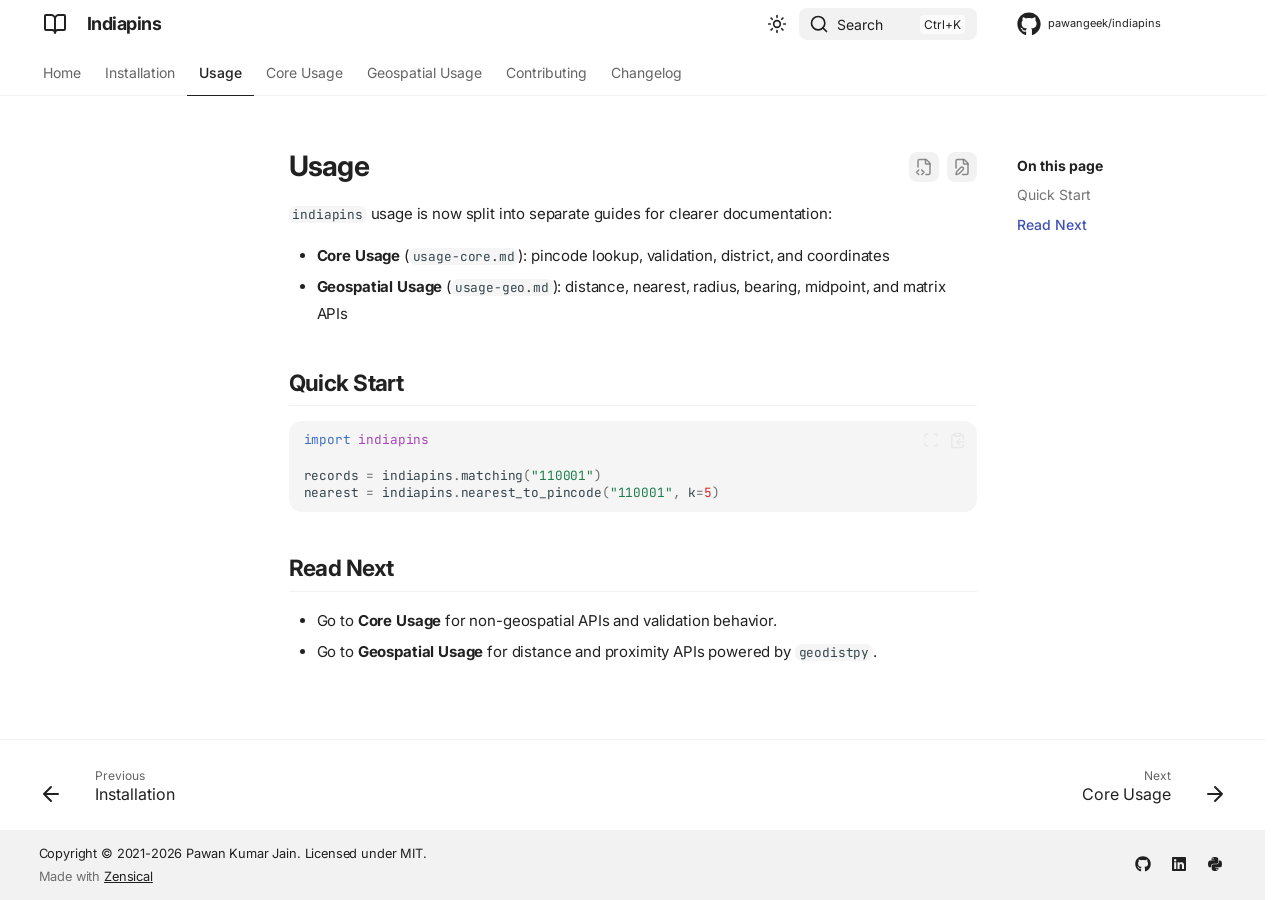
<file: usage/index.html>
<!doctype html>
<html lang="en" class="no-js">
  <head>
    
      <meta charset="utf-8">
      <meta name="viewport" content="width=device-width,initial-scale=1">
      
        <meta name="description" content="Python package for validating Indian pincodes and fetching location details, districts, and coordinates.">
      
      
        <meta name="author" content="Pawan Kumar Jain">
      
      
        <link rel="canonical" href="https://pawangeek.github.io/indiapins/usage/">
      
      
        <link rel="prev" href="../installation/">
      
      
        <link rel="next" href="../usage-core/">
      
      
        
      
      
      <link rel="icon" href="../assets/images/favicon.png">
      <meta name="generator" content="zensical-0.0.27">
    
    
      
        <title>Usage - Indiapins</title>
      
    
    
      
        
      
      <link rel="stylesheet" href="../assets/stylesheets/modern/main.50057488.min.css">
      
        
          
        
        <link rel="stylesheet" href="../assets/stylesheets/modern/palette.dfe2e883.min.css">
      
      


    
    
      
    
    
      
        
        
        <link rel="preconnect" href="https://fonts.gstatic.com" crossorigin>
        <link rel="stylesheet" href="https://fonts.googleapis.com/css?family=Inter:300,300i,400,400i,500,500i,700,700i%7CJetBrains+Mono:400,400i,700,700i&display=fallback">
        <style>:root{--md-text-font:"Inter";--md-code-font:"JetBrains Mono"}</style>
      
    
    
      <link rel="stylesheet" href="../assets/stylesheets/extra.css">
    
    <script>__md_scope=new URL("..",location),__md_hash=e=>[...e].reduce(((e,t)=>(e<<5)-e+t.charCodeAt(0)),0),__md_get=(e,t=localStorage,a=__md_scope)=>JSON.parse(t.getItem(a.pathname+"."+e)),__md_set=(e,t,a=localStorage,_=__md_scope)=>{try{a.setItem(_.pathname+"."+e,JSON.stringify(t))}catch(e){}},document.documentElement.setAttribute("data-platform",navigator.platform)</script>
    
      

    
    
  <meta property="og:type" content="website">
  <meta property="og:url" content="https://pawangeek.github.io/indiapins/">
  <meta property="og:title" content="Indiapins Documentation">
  <meta property="og:description" content="Python package for validating Indian pincodes and fetching location details, districts, and coordinates.">
  <meta property="og:locale" content="en_US">
  <meta property="twitter:card" content="summary_large_image">
  <meta property="twitter:url" content="https://pawangeek.github.io/indiapins/">
  <meta property="twitter:title" content="Indiapins Documentation">
  <meta property="twitter:description" content="Python package for validating Indian pincodes and fetching location details, districts, and coordinates.">

  </head>
  
  
    
    
      
    
    
    
    
    <body dir="ltr" data-md-color-scheme="default" data-md-color-primary="indigo" data-md-color-accent="indigo">
  
    
    <input class="md-toggle" data-md-toggle="drawer" type="checkbox" id="__drawer" autocomplete="off">
    <input class="md-toggle" data-md-toggle="search" type="checkbox" id="__search" autocomplete="off">
    <label class="md-overlay" for="__drawer" aria-label="Navigation"></label>
    <div data-md-component="skip">
      
        
        <a href="#usage" class="md-skip">
          Skip to content
        </a>
      
    </div>
    <div data-md-component="announce">
      
    </div>
    
    
      

<header class="md-header" data-md-component="header">
  <nav class="md-header__inner md-grid" aria-label="Header">
    <a href="https://github.com/pawangeek/indiapins" title="Indiapins" class="md-header__button md-logo" aria-label="Indiapins" data-md-component="logo">
      
  
  <svg xmlns="http://www.w3.org/2000/svg" fill="none" stroke="currentColor" stroke-linecap="round" stroke-linejoin="round" stroke-width="2" class="lucide lucide-book-open" viewBox="0 0 24 24"><path d="M12 7v14M3 18a1 1 0 0 1-1-1V4a1 1 0 0 1 1-1h5a4 4 0 0 1 4 4 4 4 0 0 1 4-4h5a1 1 0 0 1 1 1v13a1 1 0 0 1-1 1h-6a3 3 0 0 0-3 3 3 3 0 0 0-3-3z"/></svg>

    </a>
    <label class="md-header__button md-icon" for="__drawer" aria-label="Navigation">
      
      <svg xmlns="http://www.w3.org/2000/svg" fill="none" stroke="currentColor" stroke-linecap="round" stroke-linejoin="round" stroke-width="2" class="lucide lucide-menu" viewBox="0 0 24 24"><path d="M4 5h16M4 12h16M4 19h16"/></svg>
    </label>
    <div class="md-header__title" data-md-component="header-title">
      <div class="md-header__ellipsis">
        <div class="md-header__topic">
          <span class="md-ellipsis">
            Indiapins
          </span>
        </div>
        <div class="md-header__topic" data-md-component="header-topic">
          <span class="md-ellipsis">
            
              Usage
            
          </span>
        </div>
      </div>
    </div>
    
      
        <form class="md-header__option" data-md-component="palette">
  
    
    
    
    <input class="md-option" data-md-color-media="none" data-md-color-scheme="default" data-md-color-primary="indigo" data-md-color-accent="indigo"  aria-label="Switch to dark mode"  type="radio" name="__palette" id="__palette_0">
    
      <label class="md-header__button md-icon" title="Switch to dark mode" for="__palette_1" hidden>
        <svg xmlns="http://www.w3.org/2000/svg" fill="none" stroke="currentColor" stroke-linecap="round" stroke-linejoin="round" stroke-width="2" class="lucide lucide-sun" viewBox="0 0 24 24"><circle cx="12" cy="12" r="4"/><path d="M12 2v2M12 20v2M4.93 4.93l1.41 1.41M17.66 17.66l1.41 1.41M2 12h2M20 12h2M6.34 17.66l-1.41 1.41M19.07 4.93l-1.41 1.41"/></svg>
      </label>
    
  
    
    
    
    <input class="md-option" data-md-color-media="none" data-md-color-scheme="slate" data-md-color-primary="indigo" data-md-color-accent="indigo"  aria-label="Switch to light mode"  type="radio" name="__palette" id="__palette_1">
    
      <label class="md-header__button md-icon" title="Switch to light mode" for="__palette_0" hidden>
        <svg xmlns="http://www.w3.org/2000/svg" fill="none" stroke="currentColor" stroke-linecap="round" stroke-linejoin="round" stroke-width="2" class="lucide lucide-moon" viewBox="0 0 24 24"><path d="M20.985 12.486a9 9 0 1 1-9.473-9.472c.405-.022.617.46.402.803a6 6 0 0 0 8.268 8.268c.344-.215.825-.004.803.401"/></svg>
      </label>
    
  
</form>
      
    
    
      <script>var palette=__md_get("__palette");if(palette&&palette.color){if("(prefers-color-scheme)"===palette.color.media){var media=matchMedia("(prefers-color-scheme: light)"),input=document.querySelector(media.matches?"[data-md-color-media='(prefers-color-scheme: light)']":"[data-md-color-media='(prefers-color-scheme: dark)']");palette.color.media=input.getAttribute("data-md-color-media"),palette.color.scheme=input.getAttribute("data-md-color-scheme"),palette.color.primary=input.getAttribute("data-md-color-primary"),palette.color.accent=input.getAttribute("data-md-color-accent")}for(var[key,value]of Object.entries(palette.color))document.body.setAttribute("data-md-color-"+key,value)}</script>
    
    
    
      
      
        <label class="md-header__button md-icon" for="__search" aria-label="Search">
          
          <svg xmlns="http://www.w3.org/2000/svg" fill="none" stroke="currentColor" stroke-linecap="round" stroke-linejoin="round" stroke-width="2" class="lucide lucide-search" viewBox="0 0 24 24"><path d="m21 21-4.34-4.34"/><circle cx="11" cy="11" r="8"/></svg>
        </label>
        <div class="md-search" data-md-component="search" role="dialog" aria-label="Search">
  <button type="button" class="md-search__button">
    Search
  </button>
</div>
      
    
    <div class="md-header__source">
      
        <a href="https://github.com/pawangeek/indiapins" title="Go to repository" class="md-source" data-md-component="source">
  <div class="md-source__icon md-icon">
    
    <svg xmlns="http://www.w3.org/2000/svg" viewBox="0 0 512 512"><!--! Font Awesome Free 7.1.0 by @fontawesome - https://fontawesome.com License - https://fontawesome.com/license/free (Icons: CC BY 4.0, Fonts: SIL OFL 1.1, Code: MIT License) Copyright 2025 Fonticons, Inc.--><path fill="currentColor" d="M173.9 397.4c0 2-2.3 3.6-5.2 3.6-3.3.3-5.6-1.3-5.6-3.6 0-2 2.3-3.6 5.2-3.6 3-.3 5.6 1.3 5.6 3.6m-31.1-4.5c-.7 2 1.3 4.3 4.3 4.9 2.6 1 5.6 0 6.2-2s-1.3-4.3-4.3-5.2c-2.6-.7-5.5.3-6.2 2.3m44.2-1.7c-2.9.7-4.9 2.6-4.6 4.9.3 2 2.9 3.3 5.9 2.6 2.9-.7 4.9-2.6 4.6-4.6-.3-1.9-3-3.2-5.9-2.9M252.8 8C114.1 8 8 113.3 8 252c0 110.9 69.8 205.8 169.5 239.2 12.8 2.3 17.3-5.6 17.3-12.1 0-6.2-.3-40.4-.3-61.4 0 0-70 15-84.7-29.8 0 0-11.4-29.1-27.8-36.6 0 0-22.9-15.7 1.6-15.4 0 0 24.9 2 38.6 25.8 21.9 38.6 58.6 27.5 72.9 20.9 2.3-16 8.8-27.1 16-33.7-55.9-6.2-112.3-14.3-112.3-110.5 0-27.5 7.6-41.3 23.6-58.9-2.6-6.5-11.1-33.3 2.6-67.9 20.9-6.5 69 27 69 27 20-5.6 41.5-8.5 62.8-8.5s42.8 2.9 62.8 8.5c0 0 48.1-33.6 69-27 13.7 34.7 5.2 61.4 2.6 67.9 16 17.7 25.8 31.5 25.8 58.9 0 96.5-58.9 104.2-114.8 110.5 9.2 7.9 17 22.9 17 46.4 0 33.7-.3 75.4-.3 83.6 0 6.5 4.6 14.4 17.3 12.1C436.2 457.8 504 362.9 504 252 504 113.3 391.5 8 252.8 8M105.2 352.9c-1.3 1-1 3.3.7 5.2 1.6 1.6 3.9 2.3 5.2 1 1.3-1 1-3.3-.7-5.2-1.6-1.6-3.9-2.3-5.2-1m-10.8-8.1c-.7 1.3.3 2.9 2.3 3.9 1.6 1 3.6.7 4.3-.7.7-1.3-.3-2.9-2.3-3.9-2-.6-3.6-.3-4.3.7m32.4 35.6c-1.6 1.3-1 4.3 1.3 6.2 2.3 2.3 5.2 2.6 6.5 1 1.3-1.3.7-4.3-1.3-6.2-2.2-2.3-5.2-2.6-6.5-1m-11.4-14.7c-1.6 1-1.6 3.6 0 5.9s4.3 3.3 5.6 2.3c1.6-1.3 1.6-3.9 0-6.2-1.4-2.3-4-3.3-5.6-2"/></svg>
  </div>
  <div class="md-source__repository">
    pawangeek/indiapins
  </div>
</a>
      
    </div>
  </nav>
  
</header>
    
    <div class="md-container" data-md-component="container">
      
      
        
          
            
<nav class="md-tabs" aria-label="Tabs" data-md-component="tabs">
  <div class="md-grid">
    <ul class="md-tabs__list">
      
        
  
  
  
  
    <li class="md-tabs__item">
      <a href="./.." class="md-tabs__link">
        
  
  Home

      </a>
    </li>
  

      
        
  
  
  
  
    <li class="md-tabs__item">
      <a href="../installation/" class="md-tabs__link">
        
  
  Installation

      </a>
    </li>
  

      
        
  
  
  
    
  
  
    <li class="md-tabs__item md-tabs__item--active">
      <a href="././" class="md-tabs__link">
        
  
  Usage

      </a>
    </li>
  

      
        
  
  
  
  
    <li class="md-tabs__item">
      <a href="../usage-core/" class="md-tabs__link">
        
  
  Core Usage

      </a>
    </li>
  

      
        
  
  
  
  
    <li class="md-tabs__item">
      <a href="../usage-geo/" class="md-tabs__link">
        
  
  Geospatial Usage

      </a>
    </li>
  

      
        
  
  
  
  
    <li class="md-tabs__item">
      <a href="../contributing/" class="md-tabs__link">
        
  
  Contributing

      </a>
    </li>
  

      
        
  
  
  
  
    <li class="md-tabs__item">
      <a href="../changelog/" class="md-tabs__link">
        
  
  Changelog

      </a>
    </li>
  

      
    </ul>
  </div>
</nav>
          
        
      
      <main class="md-main" data-md-component="main">
        <div class="md-main__inner md-grid">
          
            
              
              <div class="md-sidebar md-sidebar--primary" data-md-component="sidebar" data-md-type="navigation" >
                <div class="md-sidebar__scrollwrap">
                  <div class="md-sidebar__inner">
                    


  


<nav class="md-nav md-nav--primary md-nav--lifted" aria-label="Navigation" data-md-level="0">
  <label class="md-nav__title" for="__drawer">
    <a href="https://github.com/pawangeek/indiapins" title="Indiapins" class="md-nav__button md-logo" aria-label="Indiapins" data-md-component="logo">
      
  
  <svg xmlns="http://www.w3.org/2000/svg" fill="none" stroke="currentColor" stroke-linecap="round" stroke-linejoin="round" stroke-width="2" class="lucide lucide-book-open" viewBox="0 0 24 24"><path d="M12 7v14M3 18a1 1 0 0 1-1-1V4a1 1 0 0 1 1-1h5a4 4 0 0 1 4 4 4 4 0 0 1 4-4h5a1 1 0 0 1 1 1v13a1 1 0 0 1-1 1h-6a3 3 0 0 0-3 3 3 3 0 0 0-3-3z"/></svg>

    </a>
    Indiapins
  </label>
  
    <div class="md-nav__source">
      <a href="https://github.com/pawangeek/indiapins" title="Go to repository" class="md-source" data-md-component="source">
  <div class="md-source__icon md-icon">
    
    <svg xmlns="http://www.w3.org/2000/svg" viewBox="0 0 512 512"><!--! Font Awesome Free 7.1.0 by @fontawesome - https://fontawesome.com License - https://fontawesome.com/license/free (Icons: CC BY 4.0, Fonts: SIL OFL 1.1, Code: MIT License) Copyright 2025 Fonticons, Inc.--><path fill="currentColor" d="M173.9 397.4c0 2-2.3 3.6-5.2 3.6-3.3.3-5.6-1.3-5.6-3.6 0-2 2.3-3.6 5.2-3.6 3-.3 5.6 1.3 5.6 3.6m-31.1-4.5c-.7 2 1.3 4.3 4.3 4.9 2.6 1 5.6 0 6.2-2s-1.3-4.3-4.3-5.2c-2.6-.7-5.5.3-6.2 2.3m44.2-1.7c-2.9.7-4.9 2.6-4.6 4.9.3 2 2.9 3.3 5.9 2.6 2.9-.7 4.9-2.6 4.6-4.6-.3-1.9-3-3.2-5.9-2.9M252.8 8C114.1 8 8 113.3 8 252c0 110.9 69.8 205.8 169.5 239.2 12.8 2.3 17.3-5.6 17.3-12.1 0-6.2-.3-40.4-.3-61.4 0 0-70 15-84.7-29.8 0 0-11.4-29.1-27.8-36.6 0 0-22.9-15.7 1.6-15.4 0 0 24.9 2 38.6 25.8 21.9 38.6 58.6 27.5 72.9 20.9 2.3-16 8.8-27.1 16-33.7-55.9-6.2-112.3-14.3-112.3-110.5 0-27.5 7.6-41.3 23.6-58.9-2.6-6.5-11.1-33.3 2.6-67.9 20.9-6.5 69 27 69 27 20-5.6 41.5-8.5 62.8-8.5s42.8 2.9 62.8 8.5c0 0 48.1-33.6 69-27 13.7 34.7 5.2 61.4 2.6 67.9 16 17.7 25.8 31.5 25.8 58.9 0 96.5-58.9 104.2-114.8 110.5 9.2 7.9 17 22.9 17 46.4 0 33.7-.3 75.4-.3 83.6 0 6.5 4.6 14.4 17.3 12.1C436.2 457.8 504 362.9 504 252 504 113.3 391.5 8 252.8 8M105.2 352.9c-1.3 1-1 3.3.7 5.2 1.6 1.6 3.9 2.3 5.2 1 1.3-1 1-3.3-.7-5.2-1.6-1.6-3.9-2.3-5.2-1m-10.8-8.1c-.7 1.3.3 2.9 2.3 3.9 1.6 1 3.6.7 4.3-.7.7-1.3-.3-2.9-2.3-3.9-2-.6-3.6-.3-4.3.7m32.4 35.6c-1.6 1.3-1 4.3 1.3 6.2 2.3 2.3 5.2 2.6 6.5 1 1.3-1.3.7-4.3-1.3-6.2-2.2-2.3-5.2-2.6-6.5-1m-11.4-14.7c-1.6 1-1.6 3.6 0 5.9s4.3 3.3 5.6 2.3c1.6-1.3 1.6-3.9 0-6.2-1.4-2.3-4-3.3-5.6-2"/></svg>
  </div>
  <div class="md-source__repository">
    pawangeek/indiapins
  </div>
</a>
    </div>
  
  <ul class="md-nav__list" data-md-scrollfix>
    
      
      
  
  
  
  
    <li class="md-nav__item">
      <a href="./.." class="md-nav__link">
        
  
  
  <span class="md-ellipsis">
    
  
    Home
  

    
  </span>
  
  

      </a>
    </li>
  

    
      
      
  
  
  
  
    <li class="md-nav__item">
      <a href="../installation/" class="md-nav__link">
        
  
  
  <span class="md-ellipsis">
    
  
    Installation
  

    
  </span>
  
  

      </a>
    </li>
  

    
      
      
  
  
    
  
  
  
    <li class="md-nav__item md-nav__item--active">
      
      <input class="md-nav__toggle md-toggle" type="checkbox" id="__toc">
      
      
        
      
      
        <label class="md-nav__link md-nav__link--active" for="__toc">
          
  
  
  <span class="md-ellipsis">
    
  
    Usage
  

    
  </span>
  
  

          <span class="md-nav__icon md-icon"></span>
        </label>
      
      <a href="././" class="md-nav__link md-nav__link--active">
        
  
  
  <span class="md-ellipsis">
    
  
    Usage
  

    
  </span>
  
  

      </a>
      
        


<nav class="md-nav md-nav--secondary" aria-label="On this page">
  
  
  
    
  
  
    <label class="md-nav__title" for="__toc">
      <span class="md-nav__icon md-icon"></span>
      On this page
    </label>
    <ul class="md-nav__list" data-md-component="toc" data-md-scrollfix>
      
        <li class="md-nav__item">
  <a href="#quick-start" class="md-nav__link">
    <span class="md-ellipsis">
      
        Quick Start
      
    </span>
  </a>
  
</li>
      
        <li class="md-nav__item">
  <a href="#read-next" class="md-nav__link">
    <span class="md-ellipsis">
      
        Read Next
      
    </span>
  </a>
  
</li>
      
    </ul>
  
</nav>
      
    </li>
  

    
      
      
  
  
  
  
    <li class="md-nav__item">
      <a href="../usage-core/" class="md-nav__link">
        
  
  
  <span class="md-ellipsis">
    
  
    Core Usage
  

    
  </span>
  
  

      </a>
    </li>
  

    
      
      
  
  
  
  
    <li class="md-nav__item">
      <a href="../usage-geo/" class="md-nav__link">
        
  
  
  <span class="md-ellipsis">
    
  
    Geospatial Usage
  

    
  </span>
  
  

      </a>
    </li>
  

    
      
      
  
  
  
  
    <li class="md-nav__item">
      <a href="../contributing/" class="md-nav__link">
        
  
  
  <span class="md-ellipsis">
    
  
    Contributing
  

    
  </span>
  
  

      </a>
    </li>
  

    
      
      
  
  
  
  
    <li class="md-nav__item">
      <a href="../changelog/" class="md-nav__link">
        
  
  
  <span class="md-ellipsis">
    
  
    Changelog
  

    
  </span>
  
  

      </a>
    </li>
  

    
  </ul>
</nav>
                  </div>
                </div>
              </div>
            
            
              
              <div class="md-sidebar md-sidebar--secondary" data-md-component="sidebar" data-md-type="toc" >
                <div class="md-sidebar__scrollwrap">
                  <div class="md-sidebar__inner">
                    


<nav class="md-nav md-nav--secondary" aria-label="On this page">
  
  
  
    
  
  
    <label class="md-nav__title" for="__toc">
      <span class="md-nav__icon md-icon"></span>
      On this page
    </label>
    <ul class="md-nav__list" data-md-component="toc" data-md-scrollfix>
      
        <li class="md-nav__item">
  <a href="#quick-start" class="md-nav__link">
    <span class="md-ellipsis">
      
        Quick Start
      
    </span>
  </a>
  
</li>
      
        <li class="md-nav__item">
  <a href="#read-next" class="md-nav__link">
    <span class="md-ellipsis">
      
        Read Next
      
    </span>
  </a>
  
</li>
      
    </ul>
  
</nav>
                  </div>
                </div>
              </div>
            
          
          
            <div class="md-content" data-md-component="content">
              
                



  


              
              <article class="md-content__inner md-typeset">
                
                  
  
    <a href="https://github.com/pawangeek/indiapins/edit/master/docs/usage.md" title="Edit this page" class="md-content__button md-icon" rel="edit">
      
      <svg xmlns="http://www.w3.org/2000/svg" fill="none" stroke="currentColor" stroke-linecap="round" stroke-linejoin="round" stroke-width="2" class="lucide lucide-file-pen" viewBox="0 0 24 24"><path d="M12.659 22H18a2 2 0 0 0 2-2V8a2.4 2.4 0 0 0-.706-1.706l-3.588-3.588A2.4 2.4 0 0 0 14 2H6a2 2 0 0 0-2 2v9.34"/><path d="M14 2v5a1 1 0 0 0 1 1h5M10.378 12.622a1 1 0 0 1 3 3.003L8.36 20.637a2 2 0 0 1-.854.506l-2.867.837a.5.5 0 0 1-.62-.62l.836-2.869a2 2 0 0 1 .506-.853z"/></svg>
    </a>
  
  
    
      
    
    <a href="https://github.com/pawangeek/indiapins/raw/master/docs/usage.md" title="View source of this page" class="md-content__button md-icon">
      
      <svg xmlns="http://www.w3.org/2000/svg" fill="none" stroke="currentColor" stroke-linecap="round" stroke-linejoin="round" stroke-width="2" class="lucide lucide-file-code-2" viewBox="0 0 24 24"><path d="M4 12.15V4a2 2 0 0 1 2-2h8a2.4 2.4 0 0 1 1.706.706l3.588 3.588A2.4 2.4 0 0 1 20 8v12a2 2 0 0 1-2 2h-3.35"/><path d="M14 2v5a1 1 0 0 0 1 1h5M5 16l-3 3 3 3M9 22l3-3-3-3"/></svg>
    </a>
  


<h1 id="usage">Usage<a class="headerlink" href="#usage" title="Permanent link">&para;</a></h1>
<p><code>indiapins</code> usage is now split into separate guides for clearer documentation:</p>
<ul>
<li><strong>Core Usage</strong> (<code>usage-core.md</code>): pincode lookup, validation, district, and coordinates</li>
<li><strong>Geospatial Usage</strong> (<code>usage-geo.md</code>): distance, nearest, radius, bearing, midpoint, and matrix APIs</li>
</ul>
<h2 id="quick-start">Quick Start<a class="headerlink" href="#quick-start" title="Permanent link">&para;</a></h2>
<div class="language-python highlight"><pre><span></span><code><span id="__span-0-1"><a id="__codelineno-0-1" name="__codelineno-0-1" href="#__codelineno-0-1"></a><span class="kn">import</span><span class="w"> </span><span class="nn">indiapins</span>
</span><span id="__span-0-2"><a id="__codelineno-0-2" name="__codelineno-0-2" href="#__codelineno-0-2"></a>
</span><span id="__span-0-3"><a id="__codelineno-0-3" name="__codelineno-0-3" href="#__codelineno-0-3"></a><span class="n">records</span> <span class="o">=</span> <span class="n">indiapins</span><span class="o">.</span><span class="n">matching</span><span class="p">(</span><span class="s2">&quot;110001&quot;</span><span class="p">)</span>
</span><span id="__span-0-4"><a id="__codelineno-0-4" name="__codelineno-0-4" href="#__codelineno-0-4"></a><span class="n">nearest</span> <span class="o">=</span> <span class="n">indiapins</span><span class="o">.</span><span class="n">nearest_to_pincode</span><span class="p">(</span><span class="s2">&quot;110001&quot;</span><span class="p">,</span> <span class="n">k</span><span class="o">=</span><span class="mi">5</span><span class="p">)</span>
</span></code></pre></div>
<h2 id="read-next">Read Next<a class="headerlink" href="#read-next" title="Permanent link">&para;</a></h2>
<ul>
<li>Go to <strong>Core Usage</strong> for non-geospatial APIs and validation behavior.</li>
<li>Go to <strong>Geospatial Usage</strong> for distance and proximity APIs powered by <code>geodistpy</code>.</li>
</ul>














                
              </article>
            </div>
          
          
  <script>var tabs=__md_get("__tabs");if(Array.isArray(tabs))e:for(var set of document.querySelectorAll(".tabbed-set")){var labels=set.querySelector(".tabbed-labels");for(var tab of tabs)for(var label of labels.getElementsByTagName("label"))if(label.innerText.trim()===tab){var input=document.getElementById(label.htmlFor);input.checked=!0;continue e}}</script>

<script>var target=document.getElementById(location.hash.slice(1));target&&target.name&&(target.checked=target.name.startsWith("__tabbed_"))</script>
        </div>
        
          <button type="button" class="md-top md-icon" data-md-component="top" hidden>
  
  <svg xmlns="http://www.w3.org/2000/svg" fill="none" stroke="currentColor" stroke-linecap="round" stroke-linejoin="round" stroke-width="2" class="lucide lucide-circle-arrow-up" viewBox="0 0 24 24"><circle cx="12" cy="12" r="10"/><path d="m16 12-4-4-4 4M12 16V8"/></svg>
  Back to top
</button>
        
      </main>
      
        <footer class="md-footer">
  
    
      
      <nav class="md-footer__inner md-grid" aria-label="Footer" >
        
          
          <a href="../installation/" class="md-footer__link md-footer__link--prev" aria-label="Previous: Installation">
            <div class="md-footer__button md-icon">
              
              <svg xmlns="http://www.w3.org/2000/svg" fill="none" stroke="currentColor" stroke-linecap="round" stroke-linejoin="round" stroke-width="2" class="lucide lucide-arrow-left" viewBox="0 0 24 24"><path d="m12 19-7-7 7-7M19 12H5"/></svg>
            </div>
            <div class="md-footer__title">
              <span class="md-footer__direction">
                Previous
              </span>
              <div class="md-ellipsis">
                Installation
              </div>
            </div>
          </a>
        
        
          
          <a href="../usage-core/" class="md-footer__link md-footer__link--next" aria-label="Next: Core Usage">
            <div class="md-footer__title">
              <span class="md-footer__direction">
                Next
              </span>
              <div class="md-ellipsis">
                Core Usage
              </div>
            </div>
            <div class="md-footer__button md-icon">
              
              <svg xmlns="http://www.w3.org/2000/svg" fill="none" stroke="currentColor" stroke-linecap="round" stroke-linejoin="round" stroke-width="2" class="lucide lucide-arrow-right" viewBox="0 0 24 24"><path d="M5 12h14M12 5l7 7-7 7"/></svg>
            </div>
          </a>
        
      </nav>
    
  
  <div class="md-footer-meta md-typeset">
    <div class="md-footer-meta__inner md-grid">
      <div class="md-copyright">
  
    <div class="md-copyright__highlight">
      Copyright &copy; 2021-2026 Pawan Kumar Jain. Licensed under MIT.

    </div>
  
  
    Made with
    <a href="https://zensical.org/" target="_blank" rel="noopener">
      Zensical
    </a>
  
</div>
      
        
<div class="md-social">
  
    
    
    
    
    <a href="https://github.com/pawangeek" target="_blank" rel="noopener" title="Pawan on GitHub" class="md-social__link">
      <svg xmlns="http://www.w3.org/2000/svg" viewBox="0 0 512 512"><!--! Font Awesome Free 7.1.0 by @fontawesome - https://fontawesome.com License - https://fontawesome.com/license/free (Icons: CC BY 4.0, Fonts: SIL OFL 1.1, Code: MIT License) Copyright 2025 Fonticons, Inc.--><path fill="currentColor" d="M173.9 397.4c0 2-2.3 3.6-5.2 3.6-3.3.3-5.6-1.3-5.6-3.6 0-2 2.3-3.6 5.2-3.6 3-.3 5.6 1.3 5.6 3.6m-31.1-4.5c-.7 2 1.3 4.3 4.3 4.9 2.6 1 5.6 0 6.2-2s-1.3-4.3-4.3-5.2c-2.6-.7-5.5.3-6.2 2.3m44.2-1.7c-2.9.7-4.9 2.6-4.6 4.9.3 2 2.9 3.3 5.9 2.6 2.9-.7 4.9-2.6 4.6-4.6-.3-1.9-3-3.2-5.9-2.9M252.8 8C114.1 8 8 113.3 8 252c0 110.9 69.8 205.8 169.5 239.2 12.8 2.3 17.3-5.6 17.3-12.1 0-6.2-.3-40.4-.3-61.4 0 0-70 15-84.7-29.8 0 0-11.4-29.1-27.8-36.6 0 0-22.9-15.7 1.6-15.4 0 0 24.9 2 38.6 25.8 21.9 38.6 58.6 27.5 72.9 20.9 2.3-16 8.8-27.1 16-33.7-55.9-6.2-112.3-14.3-112.3-110.5 0-27.5 7.6-41.3 23.6-58.9-2.6-6.5-11.1-33.3 2.6-67.9 20.9-6.5 69 27 69 27 20-5.6 41.5-8.5 62.8-8.5s42.8 2.9 62.8 8.5c0 0 48.1-33.6 69-27 13.7 34.7 5.2 61.4 2.6 67.9 16 17.7 25.8 31.5 25.8 58.9 0 96.5-58.9 104.2-114.8 110.5 9.2 7.9 17 22.9 17 46.4 0 33.7-.3 75.4-.3 83.6 0 6.5 4.6 14.4 17.3 12.1C436.2 457.8 504 362.9 504 252 504 113.3 391.5 8 252.8 8M105.2 352.9c-1.3 1-1 3.3.7 5.2 1.6 1.6 3.9 2.3 5.2 1 1.3-1 1-3.3-.7-5.2-1.6-1.6-3.9-2.3-5.2-1m-10.8-8.1c-.7 1.3.3 2.9 2.3 3.9 1.6 1 3.6.7 4.3-.7.7-1.3-.3-2.9-2.3-3.9-2-.6-3.6-.3-4.3.7m32.4 35.6c-1.6 1.3-1 4.3 1.3 6.2 2.3 2.3 5.2 2.6 6.5 1 1.3-1.3.7-4.3-1.3-6.2-2.2-2.3-5.2-2.6-6.5-1m-11.4-14.7c-1.6 1-1.6 3.6 0 5.9s4.3 3.3 5.6 2.3c1.6-1.3 1.6-3.9 0-6.2-1.4-2.3-4-3.3-5.6-2"/></svg>
    </a>
  
    
    
    
    
    <a href="https://in.linkedin.com/in/pawan-jain" target="_blank" rel="noopener" title="Pawan on LinkedIn" class="md-social__link">
      <svg xmlns="http://www.w3.org/2000/svg" viewBox="0 0 448 512"><!--! Font Awesome Free 7.1.0 by @fontawesome - https://fontawesome.com License - https://fontawesome.com/license/free (Icons: CC BY 4.0, Fonts: SIL OFL 1.1, Code: MIT License) Copyright 2025 Fonticons, Inc.--><path fill="currentColor" d="M416 32H31.9C14.3 32 0 46.5 0 64.3v383.4C0 465.5 14.3 480 31.9 480H416c17.6 0 32-14.5 32-32.3V64.3c0-17.8-14.4-32.3-32-32.3M135.4 416H69V202.2h66.5V416zM102.2 96a38.5 38.5 0 1 1 0 77 38.5 38.5 0 1 1 0-77m282.1 320h-66.4V312c0-24.8-.5-56.7-34.5-56.7-34.6 0-39.9 27-39.9 54.9V416h-66.4V202.2h63.7v29.2h.9c8.9-16.8 30.6-34.5 62.9-34.5 67.2 0 79.7 44.3 79.7 101.9z"/></svg>
    </a>
  
    
    
    
    
    <a href="https://pypi.org/project/indiapins/" target="_blank" rel="noopener" title="Indiapins on PyPI" class="md-social__link">
      <svg xmlns="http://www.w3.org/2000/svg" viewBox="0 0 448 512"><!--! Font Awesome Free 7.1.0 by @fontawesome - https://fontawesome.com License - https://fontawesome.com/license/free (Icons: CC BY 4.0, Fonts: SIL OFL 1.1, Code: MIT License) Copyright 2025 Fonticons, Inc.--><path fill="currentColor" d="M439.8 200.5c-7.7-30.9-22.3-54.2-53.4-54.2h-40.1v47.4c0 36.8-31.2 67.8-66.8 67.8H172.7c-29.2 0-53.4 25-53.4 54.3v101.8c0 29 25.2 46 53.4 54.3 33.8 9.9 66.3 11.7 106.8 0 26.9-7.8 53.4-23.5 53.4-54.3v-40.7H226.2v-13.6h160.2c31.1 0 42.6-21.7 53.4-54.2 11.2-33.5 10.7-65.7 0-108.6M286.2 444.7a20.4 20.4 0 1 1 0-40.7 20.4 20.4 0 1 1 0 40.7M167.8 248.1h106.8c29.7 0 53.4-24.5 53.4-54.3V91.9c0-29-24.4-50.7-53.4-55.6-35.8-5.9-74.7-5.6-106.8.1-45.2 8-53.4 24.7-53.4 55.6v40.7h106.9v13.6h-147c-31.1 0-58.3 18.7-66.8 54.2-9.8 40.7-10.2 66.1 0 108.6 7.6 31.6 25.7 54.2 56.8 54.2H101v-48.8c0-35.3 30.5-66.4 66.8-66.4m-6.6-183.4a20.4 20.4 0 1 1 0 40.8 20.4 20.4 0 1 1 0-40.8"/></svg>
    </a>
  
</div>
      
    </div>
  </div>
</footer>
      
    </div>
    <div class="md-dialog" data-md-component="dialog">
      <div class="md-dialog__inner md-typeset"></div>
    </div>
    
    
    
      
      
      
      <script id="__config" type="application/json">{"annotate":null,"base":"..","features":["content.action.edit","content.action.view","content.code.annotate","content.code.copy","content.code.select","content.tabs.link","content.tooltips","navigation.footer","navigation.indexes","navigation.instant","navigation.instant.prefetch","navigation.path","navigation.sections","navigation.tabs","navigation.top","navigation.tracking","search.highlight"],"search":"../assets/javascripts/workers/search.e2d2d235.min.js","tags":null,"translations":{"clipboard.copied":"Copied to clipboard","clipboard.copy":"Copy to clipboard","search.result.more.one":"1 more on this page","search.result.more.other":"# more on this page","search.result.none":"No matching documents","search.result.one":"1 matching document","search.result.other":"# matching documents","search.result.placeholder":"Type to start searching","search.result.term.missing":"Missing","select.version":"Select version"},"version":null}</script>
    
    
      <script src="../assets/javascripts/bundle.5fd3284f.min.js"></script>
      
    
  </body>
</html>
</file>
<file: assets/stylesheets/extra.css>
/* Consistent docs styling inspired by zensical/docs */

.md-typeset h1 {
  margin-bottom: 0.4rem;
}

.md-typeset h2 {
  margin-top: 2rem;
  border-bottom: 1px solid var(--md-default-fg-color--lightest);
  padding-bottom: 0.35rem;
}

.md-typeset h3 {
  margin-top: 1.4rem;
}

.md-typeset .admonition,
.md-typeset details {
  border-radius: 0.65rem;
}

.md-typeset code {
  border-radius: 0.35rem;
}

.md-typeset pre > code {
  border-radius: 0.65rem;
}

.md-typeset table:not([class]) {
  border-radius: 0.65rem;
  overflow: hidden;
}

.md-typeset table:not([class]) th {
  white-space: nowrap;
}

/* Light emphasis for list-heavy sections */
.md-typeset ul li,
.md-typeset ol li {
  margin-bottom: 0.2rem;
}

/* Keep body width readable for docs prose */
.md-content__inner {
  max-width: 58rem;
}
</file>
<file: assets/stylesheets/modern/main.50057488.min.css>
@charset "UTF-8";html{-webkit-text-size-adjust:none;-moz-text-size-adjust:none;text-size-adjust:none;box-sizing:border-box}*,:after,:before{box-sizing:inherit}@media (prefers-reduced-motion){*,:after,:before{transition:none!important}}body{margin:0}a,button,input,label{-webkit-tap-highlight-color:transparent}a{color:inherit;text-decoration:none}hr{border:0;box-sizing:initial;display:block;height:.05rem;overflow:visible;padding:0}small{font-size:80%}sub,sup{line-height:1em}img{border-style:none}table{border-collapse:initial;border-spacing:0}td,th{font-weight:400;vertical-align:top}button{background:#0000;border:0;font-family:inherit;font-size:inherit;margin:0;padding:0}input{border:0;outline:none}:root{--md-primary-fg-color:#4051b5;--md-primary-fg-color--light:#5d6cc0;--md-primary-fg-color--dark:#303fa1;--md-primary-bg-color:#fff;--md-primary-bg-color--light:#ffffffb3;--md-accent-fg-color:#526cfe;--md-accent-fg-color--transparent:#526cfe1a;--md-accent-bg-color:#fff;--md-accent-bg-color--light:#ffffffb3}[data-md-color-scheme=default]{color-scheme:light}[data-md-color-scheme=default] img[src$="#gh-dark-mode-only"],[data-md-color-scheme=default] img[src$="#only-dark"]{display:none}:root,[data-md-color-scheme=default]{--md-hue:225deg;--md-default-fg-color:#000000de;--md-default-fg-color--light:#0000008c;--md-default-fg-color--lighter:#00000052;--md-default-fg-color--lightest:#0000000d;--md-default-bg-color:#fff;--md-default-bg-color--light:#ffffffb3;--md-default-bg-color--lighter:#ffffff4d;--md-default-bg-color--lightest:#ffffff1f;--md-code-fg-color:#36464e;--md-code-bg-color:#f5f5f5;--md-code-bg-color--light:#f5f5f5b3;--md-code-bg-color--lighter:#f5f5f54d;--md-code-hl-color:#4287ff;--md-code-hl-color--light:#4287ff1a;--md-code-hl-number-color:#d52a2a;--md-code-hl-special-color:#db1457;--md-code-hl-function-color:#a846b9;--md-code-hl-constant-color:#6e59d9;--md-code-hl-keyword-color:#3f6ec6;--md-code-hl-string-color:#1c7d4d;--md-code-hl-name-color:var(--md-code-fg-color);--md-code-hl-operator-color:var(--md-default-fg-color--light);--md-code-hl-punctuation-color:var(--md-default-fg-color--light);--md-code-hl-comment-color:var(--md-default-fg-color--light);--md-code-hl-generic-color:var(--md-default-fg-color--light);--md-code-hl-variable-color:var(--md-default-fg-color--light);--md-typeset-color:var(--md-default-fg-color);--md-typeset-a-color:var(--md-primary-fg-color);--md-typeset-del-color:#f5503d26;--md-typeset-ins-color:#0bd57026;--md-typeset-kbd-color:#fafafa;--md-typeset-kbd-accent-color:#fff;--md-typeset-kbd-border-color:#b8b8b8;--md-typeset-mark-color:#ffff0080;--md-typeset-table-color:#0000001f;--md-typeset-table-color--light:rgba(0,0,0,.035);--md-admonition-fg-color:var(--md-default-fg-color);--md-admonition-bg-color:var(--md-default-bg-color);--md-warning-fg-color:#000000de;--md-warning-bg-color:#ff9;--md-shadow-z1:0 0.2rem 0.5rem #0000000d,0 0 0.05rem #0000001a;--md-shadow-z2:0 0.2rem 0.5rem #0000001a,0 0 0.05rem #00000040;--md-shadow-z3:0 0.2rem 0.5rem #0003,0 0 0.05rem #00000059;--color-foreground:0 0 0;--color-background:255 255 255;--color-background-subtle:240 240 240;--color-backdrop:255 255 255}.md-icon svg{fill:currentcolor;display:block;height:1.2rem;width:1.2rem}.md-icon svg.lucide{fill:#0000;stroke:currentcolor}body{-webkit-font-smoothing:antialiased;-moz-osx-font-smoothing:grayscale;--md-text-font-family:var(--md-text-font,_),-apple-system,BlinkMacSystemFont,Helvetica,Arial,sans-serif;--md-code-font-family:var(--md-code-font,_),SFMono-Regular,Consolas,Menlo,monospace}aside,body,input{font-feature-settings:"kern","liga";color:var(--md-typeset-color);font-family:var(--md-text-font-family)}code,kbd,pre{font-feature-settings:"kern";font-family:var(--md-code-font-family)}:root{--md-typeset-table-sort-icon:url('data:image/svg+xml;charset=utf-8,<svg xmlns="http://www.w3.org/2000/svg" fill="none" stroke="currentColor" stroke-linecap="round" stroke-linejoin="round" stroke-width="2" class="lucide lucide-arrow-down-up" viewBox="0 0 24 24"><path d="m3 16 4 4 4-4m-4 4V4m14 4-4-4-4 4m4-4v16"/></svg>');--md-typeset-table-sort-icon--asc:url('data:image/svg+xml;charset=utf-8,<svg xmlns="http://www.w3.org/2000/svg" fill="none" stroke="currentColor" stroke-linecap="round" stroke-linejoin="round" stroke-width="2" class="lucide lucide-arrow-down-narrow-wide" viewBox="0 0 24 24"><path d="m3 16 4 4 4-4m-4 4V4m4 0h4m-4 4h7m-7 4h10"/></svg>');--md-typeset-table-sort-icon--desc:url('data:image/svg+xml;charset=utf-8,<svg xmlns="http://www.w3.org/2000/svg" fill="none" stroke="currentColor" stroke-linecap="round" stroke-linejoin="round" stroke-width="2" class="lucide lucide-arrow-up-narrow-wide" viewBox="0 0 24 24"><path d="m3 8 4-4 4 4M7 4v16m4-8h4m-4 4h7m-7 4h10"/></svg>');--md-typeset-preview-icon:url('data:image/svg+xml;charset=utf-8,<svg xmlns="http://www.w3.org/2000/svg" fill="none" stroke="currentColor" stroke-linecap="round" stroke-linejoin="round" stroke-width="2" class="lucide lucide-mouse-pointer-2" viewBox="0 0 24 24"><path d="M4.037 4.688a.495.495 0 0 1 .651-.651l16 6.5a.5.5 0 0 1-.063.947l-6.124 1.58a2 2 0 0 0-1.438 1.435l-1.579 6.126a.5.5 0 0 1-.947.063z"/></svg>')}.md-typeset{-webkit-print-color-adjust:exact;color-adjust:exact;font-size:.75rem;letter-spacing:-.01em;line-height:1.8;overflow-wrap:break-word}@media print{.md-typeset{font-size:.68rem}}.md-typeset blockquote,.md-typeset dl,.md-typeset figure,.md-typeset ol,.md-typeset pre,.md-typeset ul{margin-bottom:1em;margin-top:1em}.md-typeset h1{color:var(--md-default-fg-color);font-size:1.875em;line-height:1.3;margin:0 0 1.25em}.md-typeset h1,.md-typeset h2{font-weight:700;letter-spacing:-.025em}.md-typeset h2{font-size:1.5em;line-height:1.4;margin:1.6em 0 .64em}.md-typeset h3{font-size:1.25em;font-weight:700;letter-spacing:-.01em;line-height:1.5;margin:1.6em 0 .8em}.md-typeset h2+h3{margin-top:.8em}.md-typeset h4{font-weight:700;letter-spacing:-.01em;margin:1em 0}.md-typeset h5,.md-typeset h6{color:var(--md-default-fg-color--light);font-size:.8em;font-weight:700;letter-spacing:-.01em;margin:1.25em 0}.md-typeset h5{text-transform:uppercase}.md-typeset h5 code{text-transform:none}.md-typeset hr{border-bottom:.05rem solid var(--md-default-fg-color--lightest);display:flow-root;margin:1.5em 0}.md-typeset a{color:var(--md-typeset-a-color);text-decoration:underline;word-break:break-word}.md-typeset a,.md-typeset a:before{transition:color 125ms}.md-typeset a:focus,.md-typeset a:hover{color:var(--md-accent-fg-color)}.md-typeset a:focus code,.md-typeset a:hover code{background-color:var(--md-accent-fg-color--transparent);color:var(--md-accent-fg-color)}.md-typeset a code{color:var(--md-typeset-a-color)}.md-typeset a.focus-visible{outline-color:var(--md-accent-fg-color);outline-offset:.2rem}.md-typeset code,.md-typeset kbd,.md-typeset pre{color:var(--md-code-fg-color);direction:ltr;font-variant-ligatures:none;transition:background-color 125ms}@media print{.md-typeset code,.md-typeset kbd,.md-typeset pre{white-space:pre-wrap}}.md-typeset code{background-color:var(--md-code-bg-color);border-radius:.2rem;-webkit-box-decoration-break:clone;box-decoration-break:clone;font-size:.85em;padding:0 .2941176471em;transition:color 125ms,background-color 125ms;word-break:break-word}.md-typeset code:not(.focus-visible){-webkit-tap-highlight-color:transparent;outline:none}.md-typeset pre{display:flow-root;line-height:1.4;position:relative}.md-typeset pre>code{border-radius:.4rem;-webkit-box-decoration-break:slice;box-decoration-break:slice;box-shadow:none;display:block;margin:0;outline-color:var(--md-accent-fg-color);overflow:auto;padding:.7720588235em 1.1764705882em;scrollbar-color:var(--md-default-fg-color--lighter) #0000;scrollbar-width:thin;touch-action:auto;word-break:normal}.md-typeset pre>code:hover{scrollbar-color:var(--md-accent-fg-color) #0000}.md-typeset pre>code::-webkit-scrollbar{height:.2rem;width:.2rem}.md-typeset pre>code::-webkit-scrollbar-thumb{background-color:var(--md-default-fg-color--lighter)}.md-typeset pre>code::-webkit-scrollbar-thumb:hover{background-color:var(--md-accent-fg-color)}.md-typeset kbd{border-radius:.2rem;box-shadow:0 0 0 .05rem var(--md-typeset-kbd-border-color),0 .15rem 0 var(--md-typeset-kbd-border-color);color:var(--md-default-fg-color);display:inline-block;font-size:.75em;padding:0 .6666666667em;vertical-align:text-top;word-break:break-word}.md-typeset mark{background-color:var(--md-typeset-mark-color);-webkit-box-decoration-break:clone;box-decoration-break:clone;color:inherit;word-break:break-word}.md-typeset abbr{border-bottom:.05rem dotted var(--md-default-fg-color--light);cursor:help;text-decoration:none}.md-typeset [data-preview]{position:relative}[dir=ltr] .md-typeset [data-preview]:after{margin-left:.125em}[dir=rtl] .md-typeset [data-preview]:after{margin-right:.125em}.md-typeset [data-preview]:after{background-color:currentcolor;content:"";display:inline-block;height:.8em;-webkit-mask-image:var(--md-typeset-preview-icon);mask-image:var(--md-typeset-preview-icon);-webkit-mask-repeat:no-repeat;mask-repeat:no-repeat;-webkit-mask-size:contain;mask-size:contain;transition:background-color 125ms;vertical-align:text-top;width:.8em}.md-typeset small{opacity:.75}[dir=ltr] .md-typeset sub,[dir=ltr] .md-typeset sup{margin-left:.078125em}[dir=rtl] .md-typeset sub,[dir=rtl] .md-typeset sup{margin-right:.078125em}[dir=ltr] .md-typeset blockquote{padding-left:.6rem}[dir=rtl] .md-typeset blockquote{padding-right:.6rem}[dir=ltr] .md-typeset blockquote{border-left:.2rem solid var(--md-default-fg-color--lighter)}[dir=rtl] .md-typeset blockquote{border-right:.2rem solid var(--md-default-fg-color--lighter)}.md-typeset blockquote{color:var(--md-default-fg-color--light);margin-left:0;margin-right:0}.md-typeset ul{list-style-type:disc}.md-typeset ul[type]{list-style-type:revert-layer}[dir=ltr] .md-typeset ol,[dir=ltr] .md-typeset ul{margin-left:.625em}[dir=rtl] .md-typeset ol,[dir=rtl] .md-typeset ul{margin-right:.625em}.md-typeset ol,.md-typeset ul{padding:0}.md-typeset ol:not([hidden]),.md-typeset ul:not([hidden]){display:flow-root}.md-typeset ol ol,.md-typeset ul ol{list-style-type:lower-alpha}.md-typeset ol ol ol,.md-typeset ul ol ol{list-style-type:lower-roman}.md-typeset ol ol ol ol,.md-typeset ul ol ol ol{list-style-type:upper-alpha}.md-typeset ol ol ol ol ol,.md-typeset ul ol ol ol ol{list-style-type:upper-roman}.md-typeset ol[type],.md-typeset ul[type]{list-style-type:revert-layer}[dir=ltr] .md-typeset ol li,[dir=ltr] .md-typeset ul li{margin-left:1.25em}[dir=rtl] .md-typeset ol li,[dir=rtl] .md-typeset ul li{margin-right:1.25em}.md-typeset ol li,.md-typeset ul li{margin-bottom:.5em}.md-typeset ol li blockquote,.md-typeset ol li p,.md-typeset ul li blockquote,.md-typeset ul li p{margin:.5em 0}.md-typeset ol li:last-child,.md-typeset ul li:last-child{margin-bottom:0}[dir=ltr] .md-typeset ol li ol,[dir=ltr] .md-typeset ol li ul,[dir=ltr] .md-typeset ul li ol,[dir=ltr] .md-typeset ul li ul{margin-left:.625em}[dir=rtl] .md-typeset ol li ol,[dir=rtl] .md-typeset ol li ul,[dir=rtl] .md-typeset ul li ol,[dir=rtl] .md-typeset ul li ul{margin-right:.625em}.md-typeset ol li ol,.md-typeset ol li ul,.md-typeset ul li ol,.md-typeset ul li ul{margin-bottom:.5em;margin-top:.5em}[dir=ltr] .md-typeset dd{margin-left:1.875em}[dir=rtl] .md-typeset dd{margin-right:1.875em}.md-typeset dd{margin-bottom:1.5em;margin-top:1em}.md-typeset img,.md-typeset svg,.md-typeset video{height:auto;max-width:100%}.md-typeset img[align=left]{margin:1em 1em 1em 0}.md-typeset img[align=right]{margin:1em 0 1em 1em}.md-typeset img[align]:only-child{margin-top:0}.md-typeset figure{display:flow-root;margin:1em auto;max-width:100%;text-align:center;width:fit-content}.md-typeset figure img{display:block;margin:0 auto}.md-typeset figcaption{font-style:italic;margin:1em auto;max-width:24rem}.md-typeset iframe{max-width:100%}.md-typeset table:not([class]){background-color:var(--md-default-bg-color);border:.05rem solid var(--md-typeset-table-color);border-radius:.1rem;display:inline-block;font-size:.64rem;max-width:100%;overflow:auto;touch-action:auto}@media print{.md-typeset table:not([class]){display:table}}.md-typeset table:not([class])+*{margin-top:1.5em}.md-typeset table:not([class]) td>:first-child,.md-typeset table:not([class]) th>:first-child{margin-top:0}.md-typeset table:not([class]) td>:last-child,.md-typeset table:not([class]) th>:last-child{margin-bottom:0}.md-typeset table:not([class]) td:not([align]),.md-typeset table:not([class]) th:not([align]){text-align:left}[dir=rtl] .md-typeset table:not([class]) td:not([align]),[dir=rtl] .md-typeset table:not([class]) th:not([align]){text-align:right}.md-typeset table:not([class]) th{font-weight:700;min-width:5rem;padding:.9375em 1.25em;vertical-align:top}.md-typeset table:not([class]) td{border-top:.05rem solid var(--md-typeset-table-color);padding:.9375em 1.25em;vertical-align:top}.md-typeset table:not([class]) tbody tr{transition:background-color 125ms}.md-typeset table:not([class]) tbody tr:hover{background-color:var(--md-typeset-table-color--light);box-shadow:0 .05rem 0 var(--md-default-bg-color) inset}.md-typeset table:not([class]) a{word-break:normal}.md-typeset table th[role=columnheader]{cursor:pointer}[dir=ltr] .md-typeset table th[role=columnheader]:after{margin-left:.5em}[dir=rtl] .md-typeset table th[role=columnheader]:after{margin-right:.5em}.md-typeset table th[role=columnheader]:after{content:"";display:inline-block;height:1.2em;-webkit-mask-image:var(--md-typeset-table-sort-icon);mask-image:var(--md-typeset-table-sort-icon);-webkit-mask-repeat:no-repeat;mask-repeat:no-repeat;-webkit-mask-size:contain;mask-size:contain;transition:background-color 125ms;vertical-align:text-bottom;width:1.2em}.md-typeset table th[role=columnheader]:hover:after{background-color:var(--md-default-fg-color--lighter)}.md-typeset table th[role=columnheader][aria-sort=ascending]:after{background-color:var(--md-default-fg-color--light);-webkit-mask-image:var(--md-typeset-table-sort-icon--asc);mask-image:var(--md-typeset-table-sort-icon--asc)}.md-typeset table th[role=columnheader][aria-sort=descending]:after{background-color:var(--md-default-fg-color--light);-webkit-mask-image:var(--md-typeset-table-sort-icon--desc);mask-image:var(--md-typeset-table-sort-icon--desc)}.md-typeset__scrollwrap{margin:1em -.8rem;overflow-x:auto;touch-action:auto}.md-typeset__table{display:inline-block;margin-bottom:.5em;padding:0 .8rem}@media print{.md-typeset__table{display:block}}html .md-typeset__table table{display:table;margin:0;overflow:hidden;width:100%}@media screen and (max-width:44.984375em){.md-content__inner>pre{margin:1em -.8rem}.md-content__inner>pre code{border-radius:0}}.md-banner{background-color:var(--md-accent-fg-color--transparent);color:var(--md-default-fg-color);overflow:auto}@media print{.md-banner{display:none}}.md-banner--warning{background-color:var(--md-warning-bg-color);color:var(--md-warning-fg-color)}.md-banner__inner{font-size:.7rem;margin:.6rem auto;padding:0 .8rem}[dir=ltr] .md-banner__button{float:right}[dir=rtl] .md-banner__button{float:left}.md-banner__button{color:inherit;cursor:pointer;transition:opacity .25s}.no-js .md-banner__button{display:none}.md-banner__button:hover{opacity:.7}html{scrollbar-gutter:stable;font-size:125%;height:100%;overflow-x:hidden}@media screen and (min-width:100em){html{font-size:137.5%}}@media screen and (min-width:125em){html{font-size:150%}}body{background-color:var(--md-default-bg-color);display:flex;flex-direction:column;font-size:.5rem;min-height:100%;position:relative;width:100%}@media print{body{display:block}}@media screen and (max-width:59.984375em){body[data-md-scrolllock]{position:fixed}}.md-grid{margin-left:auto;margin-right:auto;max-width:61rem}.md-container{display:flex;flex-direction:column;flex-grow:1}@media print{.md-container{display:block}}.md-main{flex-grow:1}.md-main__inner{display:flex;height:100%;margin-top:1.5rem}.md-ellipsis{overflow:hidden;text-overflow:ellipsis}.md-toggle{display:none}.md-option{height:0;opacity:0;position:absolute;width:0}.md-option:checked+label:not([hidden]){display:block}.md-option.focus-visible+label{outline-color:var(--md-accent-fg-color);outline-style:auto}.md-skip{background-color:var(--md-default-fg-color);border-radius:.1rem;color:var(--md-default-bg-color);font-size:.64rem;margin:.5rem;opacity:0;outline-color:var(--md-accent-fg-color);padding:.3rem .5rem;position:fixed;transform:translateY(.4rem);z-index:-1}.md-skip:focus{opacity:1;transform:translateY(0);transition:transform .25s cubic-bezier(.4,0,.2,1),opacity 175ms 75ms;z-index:10}@page{margin:25mm}:root{--md-clipboard-icon:url('data:image/svg+xml;charset=utf-8,<svg xmlns="http://www.w3.org/2000/svg" fill="none" stroke="currentColor" stroke-linecap="round" stroke-linejoin="round" stroke-width="2" class="lucide lucide-clipboard-copy" viewBox="0 0 24 24"><rect width="8" height="4" x="8" y="2" rx="1" ry="1"/><path d="M8 4H6a2 2 0 0 0-2 2v14a2 2 0 0 0 2 2h12a2 2 0 0 0 2-2v-2M16 4h2a2 2 0 0 1 2 2v4m1 4H11"/><path d="m15 10-4 4 4 4"/></svg>')}.md-clipboard{border-radius:.1rem;color:var(--md-default-fg-color--lightest);cursor:pointer;height:1.5em;outline-color:var(--md-accent-fg-color);outline-offset:.1rem;transition:color .25s;width:1.5em;z-index:1}@media print{.md-clipboard{display:none}}.md-clipboard:not(.focus-visible){-webkit-tap-highlight-color:transparent;outline:none}:hover>.md-clipboard{color:var(--md-default-fg-color--light)}.md-clipboard:focus,.md-clipboard:hover{color:var(--md-accent-fg-color)}.md-clipboard:after{background-color:currentcolor;content:"";display:block;height:1.125em;margin:0 auto;-webkit-mask-image:var(--md-clipboard-icon);mask-image:var(--md-clipboard-icon);-webkit-mask-position:center;mask-position:center;-webkit-mask-repeat:no-repeat;mask-repeat:no-repeat;-webkit-mask-size:contain;mask-size:contain;width:1.125em}.md-clipboard--inline{cursor:pointer}.md-clipboard--inline code{transition:color .25s,background-color .25s}.md-clipboard--inline:focus code,.md-clipboard--inline:hover code{background-color:var(--md-accent-fg-color--transparent);color:var(--md-accent-fg-color)}:root{--md-code-select-icon:url('data:image/svg+xml;charset=utf-8,<svg xmlns="http://www.w3.org/2000/svg" fill="none" stroke="currentColor" stroke-linecap="round" stroke-linejoin="round" stroke-width="2" class="lucide lucide-scan" viewBox="0 0 24 24"><path d="M3 7V5a2 2 0 0 1 2-2h2m10 0h2a2 2 0 0 1 2 2v2m0 10v2a2 2 0 0 1-2 2h-2M7 21H5a2 2 0 0 1-2-2v-2"/></svg>');--md-code-copy-icon:url('data:image/svg+xml;charset=utf-8,<svg xmlns="http://www.w3.org/2000/svg" fill="none" stroke="currentColor" stroke-linecap="round" stroke-linejoin="round" stroke-width="2" class="lucide lucide-clipboard-copy" viewBox="0 0 24 24"><rect width="8" height="4" x="8" y="2" rx="1" ry="1"/><path d="M8 4H6a2 2 0 0 0-2 2v14a2 2 0 0 0 2 2h12a2 2 0 0 0 2-2v-2M16 4h2a2 2 0 0 1 2 2v4m1 4H11"/><path d="m15 10-4 4 4 4"/></svg>')}.md-typeset .md-code__content{display:grid}.md-code__nav{background-color:var(--md-code-bg-color--lighter);border-radius:.1rem;display:flex;gap:.2rem;padding:.2rem;position:absolute;right:.25em;top:.25em;transition:background-color .25s;z-index:1}:hover>.md-code__nav{background-color:var(--md-code-bg-color--light)}.md-code__button{color:var(--md-default-fg-color--lightest);cursor:pointer;display:block;height:1.5em;outline-color:var(--md-accent-fg-color);outline-offset:.1rem;transition:color .25s;width:1.5em}:hover>*>.md-code__button{color:var(--md-default-fg-color--light)}.md-code__button.focus-visible,.md-code__button:hover{color:var(--md-accent-fg-color)}.md-code__button--active{color:var(--md-default-fg-color)!important}.md-code__button:after{background-color:currentcolor;content:"";display:block;height:1.125em;margin:0 auto;-webkit-mask-position:center;mask-position:center;-webkit-mask-repeat:no-repeat;mask-repeat:no-repeat;-webkit-mask-size:contain;mask-size:contain;width:1.125em}.md-code__button[data-md-type=select]:after{-webkit-mask-image:var(--md-code-select-icon);mask-image:var(--md-code-select-icon)}.md-code__button[data-md-type=copy]:after{-webkit-mask-image:var(--md-code-copy-icon);mask-image:var(--md-code-copy-icon)}@keyframes consent{0%{opacity:0;transform:translateY(100%)}to{opacity:1;transform:translateY(0)}}@keyframes overlay{0%{opacity:0}to{opacity:1}}.md-consent__overlay{animation:overlay .35s both;-webkit-backdrop-filter:blur(.2rem);backdrop-filter:blur(.2rem);background-color:var(--md-default-bg-color--light);height:100%;opacity:1;position:fixed;top:0;width:100%;z-index:5}.md-consent__inner{bottom:0;display:flex;justify-content:center;max-height:100%;padding:0;position:fixed;width:100%;z-index:5}.md-consent__form{animation:consent .5s cubic-bezier(.1,.7,.1,1) both;background-color:var(--md-default-bg-color);border:0;border-radius:.8rem;box-shadow:var(--md-shadow-z3);margin:.4rem;overflow:auto;padding-left:1.2rem;padding-right:1.2rem}.md-consent__settings{display:none;margin:1em 0}input:checked+.md-consent__settings{display:block}.md-consent__controls{line-height:1.2;margin-bottom:.8rem}.md-typeset .md-consent__controls .md-button{display:inline}@media screen and (max-width:44.984375em){.md-typeset .md-consent__controls .md-button{display:block;margin-top:.4rem;text-align:center;width:100%}}.md-consent label{cursor:pointer}.md-content{flex-grow:1;min-width:0}.md-content__inner{margin:0 .8rem 1.2rem;padding-top:.7rem}@media screen and (min-width:76.25em){[dir=ltr] .md-sidebar--primary:not([hidden])~.md-content>.md-content__inner{margin-left:1.2rem}[dir=ltr] .md-sidebar--secondary:not([hidden])~.md-content>.md-content__inner,[dir=rtl] .md-sidebar--primary:not([hidden])~.md-content>.md-content__inner{margin-right:1.2rem}[dir=rtl] .md-sidebar--secondary:not([hidden])~.md-content>.md-content__inner{margin-left:1.2rem}}.md-content__inner:before{content:"";display:block;height:.4rem}.md-content__inner>:last-child{margin-bottom:0}[dir=ltr] .md-content__button{float:right}[dir=rtl] .md-content__button{float:left}[dir=ltr] .md-content__button{margin-left:.4rem}[dir=rtl] .md-content__button{margin-right:.4rem}.md-content__button{background-color:var(--md-default-fg-color--lightest);border-radius:.4rem;display:flex;margin-top:.2rem;padding:.3rem}@media print{.md-content__button{display:none}}.md-typeset .md-content__button{color:var(--md-default-fg-color);transition:color .25s,background-color .25s}.md-typeset .md-content__button svg{opacity:.5;transition:opacity .25s}.md-typeset .md-content__button:focus,.md-typeset .md-content__button:hover{background-color:var(--md-accent-fg-color--transparent);color:var(--md-accent-fg-color)}.md-typeset .md-content__button:focus svg,.md-typeset .md-content__button:hover svg{opacity:1}.md-content__button svg{height:.9rem;width:.9rem}[dir=rtl] .md-content__button svg{transform:scaleX(-1)}.md-content__button svg.lucide{fill:#0000;stroke:currentcolor}[dir=ltr] .md-dialog{right:.8rem}[dir=rtl] .md-dialog{left:.8rem}.md-dialog{background-color:var(--md-accent-fg-color);border-radius:1.2rem;bottom:.8rem;box-shadow:var(--md-shadow-z3);min-width:11.1rem;opacity:0;padding:.4rem 1.2rem;pointer-events:none;position:fixed;transform:translateY(100%);transition:transform 0ms .4s,opacity .4s;z-index:4}@media print{.md-dialog{display:none}}.md-dialog--active{opacity:1;pointer-events:auto;transform:translateY(0);transition:transform .4s cubic-bezier(.075,.85,.175,1),opacity .4s}.md-dialog__inner{color:var(--md-default-bg-color);font-size:.7rem}.md-feedback{margin:2em 0 1em;text-align:center}.md-feedback fieldset{border:none;margin:0;padding:0}.md-feedback__title{font-weight:700;margin:1em auto}.md-feedback__inner{position:relative}.md-feedback__list{display:flex;flex-wrap:wrap;place-content:baseline center;position:relative}.md-feedback__list:hover .md-icon:not(:disabled){color:var(--md-default-fg-color--lighter)}:disabled .md-feedback__list{min-height:1.8rem}.md-feedback__icon{color:var(--md-default-fg-color--light);cursor:pointer;flex-shrink:0;margin:0 .1rem;transition:color 125ms}.md-feedback__icon:not(:disabled).md-icon:hover{color:var(--md-accent-fg-color)}.md-feedback__icon:disabled{color:var(--md-default-fg-color--lightest);pointer-events:none}.md-feedback__note{opacity:0;position:relative;transform:translateY(.4rem);transition:transform .4s cubic-bezier(.1,.7,.1,1),opacity .15s}.md-feedback__note>*{margin:0 auto;max-width:16rem}:disabled .md-feedback__note{opacity:1;transform:translateY(0)}@media print{.md-feedback{display:none}}.md-footer{background-color:var(--md-default-bg-color);border-top:.05rem solid var(--md-default-fg-color--lightest);color:var(--md-default-fg-color)}@media print{.md-footer{display:none}}.md-footer__inner{justify-content:space-between;overflow:auto;padding:.2rem}.md-footer__inner:not([hidden]){display:flex}.md-footer__link{align-items:end;display:flex;flex-grow:0.01;margin-bottom:.4rem;margin-top:1rem;max-width:100%;outline-color:var(--md-accent-fg-color);overflow:hidden;transition:opacity .25s}.md-footer__link:focus,.md-footer__link:hover{opacity:.7}[dir=rtl] .md-footer__link svg{transform:scaleX(-1)}@media screen and (max-width:44.984375em){.md-footer__link--prev{flex-shrink:0}.md-footer__link--prev .md-footer__title{display:none}}[dir=ltr] .md-footer__link--next{margin-left:auto}[dir=rtl] .md-footer__link--next{margin-right:auto}.md-footer__link--next{text-align:right}[dir=rtl] .md-footer__link--next{text-align:left}.md-footer__title{flex-grow:1;font-size:.8rem;margin-bottom:.7rem;max-width:calc(100% - 2.4rem);padding:0 1rem;white-space:nowrap}.md-footer__button{margin:.2rem;padding:.4rem}.md-footer__direction{font-size:.6rem;opacity:.7}.md-footer-meta{background-color:var(--md-default-fg-color--lightest)}.md-footer-meta__inner{display:flex;flex-wrap:wrap;justify-content:space-between;padding:.2rem}html .md-footer-meta.md-typeset a:not(:focus,:hover){color:var(--md-default-fg-color)}.md-copyright{color:var(--md-default-fg-color--light);font-size:.64rem;margin:auto .6rem;padding:.4rem 0;width:100%}@media screen and (min-width:45em){.md-copyright{width:auto}}.md-copyright__highlight{color:var(--md-default-fg-color)}.md-social{display:inline-flex;gap:.2rem;margin:0 .4rem;padding:.2rem 0 .6rem}@media screen and (min-width:45em){.md-social{padding:.6rem 0}}.md-social__link{display:inline-block;height:1.6rem;text-align:center;width:1.6rem}.md-social__link:before{line-height:1.9}.md-social__link svg{fill:currentcolor;max-height:.8rem;vertical-align:-25%}.md-social__link svg.lucide{fill:#0000;stroke:currentcolor}.md-typeset .md-button{background-color:var(--md-default-fg-color--lightest);border-radius:1.2rem;color:var(--md-default-fg-color--light);cursor:pointer;display:inline-block;font-weight:700;padding:.625em 2em;text-decoration:none;transition:color 125ms,background-color 125ms,opacity 125ms}.md-typeset .md-button.focus-visible{outline-offset:0}.md-typeset .md-button:focus,.md-typeset .md-button:hover{color:var(--md-default-fg-color--light);opacity:.8}.md-typeset .md-button--primary{background-color:var(--md-primary-fg-color);color:var(--md-primary-bg-color)}.md-typeset .md-button--primary:focus,.md-typeset .md-button--primary:hover{color:var(--md-primary-bg-color);opacity:.8}[dir=ltr] .md-typeset .md-input{border-top-left-radius:.1rem}[dir=ltr] .md-typeset .md-input,[dir=rtl] .md-typeset .md-input{border-top-right-radius:.1rem}[dir=rtl] .md-typeset .md-input{border-top-left-radius:.1rem}.md-typeset .md-input{border-bottom:.1rem solid var(--md-default-fg-color--lighter);box-shadow:var(--md-shadow-z1);font-size:.8rem;height:1.8rem;padding:0 .6rem;transition:border .25s,box-shadow .25s}.md-typeset .md-input:focus,.md-typeset .md-input:hover{border-bottom-color:var(--md-accent-fg-color);box-shadow:var(--md-shadow-z2)}.md-typeset .md-input--stretch{width:100%}.md-header{-webkit-backdrop-filter:blur(.4rem);backdrop-filter:blur(.4rem);background-color:var(--md-default-bg-color--light);color:var(--md-default-fg-color);display:block;left:0;position:sticky;right:0;top:0;z-index:4}@media print{.md-header{display:none}}.md-header[hidden]{transform:translateY(-100%);transition:transform .25s cubic-bezier(.8,0,.6,1)}.md-header--shadow{box-shadow:0 .05rem 0 var(--md-default-fg-color--lightest);transition:transform .25s cubic-bezier(.1,.7,.1,1)}.md-header__inner{align-items:center;display:flex;padding:0 .4rem}.md-header__button{color:currentcolor;cursor:pointer;margin:.2rem;outline-color:var(--md-accent-fg-color);padding:.4rem;position:relative;transition:opacity .25s;vertical-align:middle;z-index:1}.md-header__button:hover{opacity:.7}.md-header__button:not([hidden]){display:inline-block}.md-header__button:not(.focus-visible){-webkit-tap-highlight-color:transparent;outline:none}.md-header__button.md-logo{margin:.2rem;padding:.4rem}@media screen and (max-width:76.234375em){.md-header__button.md-logo{display:none}}.md-header__button.md-logo img,.md-header__button.md-logo svg{fill:currentcolor;display:block;height:1.2rem;width:auto}.md-header__button.md-logo img.lucide,.md-header__button.md-logo svg.lucide{fill:#0000;stroke:currentcolor}@media screen and (min-width:60em){.md-header__button[for=__search]{display:none}}.no-js .md-header__button[for=__search]{display:none}[dir=rtl] .md-header__button[for=__search] svg{transform:scaleX(-1)}@media screen and (min-width:76.25em){.md-header__button[for=__drawer]{display:none}}.md-header__topic{display:flex;max-width:100%;position:absolute;transition:transform .4s cubic-bezier(.1,.7,.1,1),opacity .15s;white-space:nowrap}.md-header__topic+.md-header__topic{opacity:0;pointer-events:none;transform:translateX(1.25rem);transition:transform .4s cubic-bezier(1,.7,.1,.1),opacity .15s;z-index:-1}[dir=rtl] .md-header__topic+.md-header__topic{transform:translateX(-1.25rem)}.md-header__topic:first-child{font-weight:700}.md-header__title{flex-grow:1;font-size:.9rem;height:2.4rem;letter-spacing:-.025em;line-height:2.4rem;margin-left:.4rem;margin-right:.4rem}.md-header__title--active .md-header__topic{opacity:0;pointer-events:none;transform:translateX(-1.25rem);transition:transform .4s cubic-bezier(1,.7,.1,.1),opacity .15s;z-index:-1}[dir=rtl] .md-header__title--active .md-header__topic{transform:translateX(1.25rem)}.md-header__title--active .md-header__topic+.md-header__topic{opacity:1;pointer-events:auto;transform:translateX(0);transition:transform .4s cubic-bezier(.1,.7,.1,1),opacity .15s;z-index:0}.md-header__title>.md-header__ellipsis{height:100%;position:relative;width:100%}.md-header__option{display:flex;flex-shrink:0;max-width:100%;white-space:nowrap}.md-header__option>input{bottom:0}.md-header__source{display:none}@media screen and (min-width:60em){[dir=ltr] .md-header__source{margin-left:1rem}[dir=rtl] .md-header__source{margin-right:1rem}.md-header__source{display:block;max-width:11.5rem;width:11.5rem}}@media screen and (min-width:76.25em){[dir=ltr] .md-header__source{margin-left:1.4rem}[dir=rtl] .md-header__source{margin-right:1.4rem}}.md-header .md-icon svg{height:1rem;width:1rem}:root{--md-nav-icon--next:url('data:image/svg+xml;charset=utf-8,<svg xmlns="http://www.w3.org/2000/svg" fill="none" stroke="currentColor" stroke-linecap="round" stroke-linejoin="round" stroke-width="2" class="lucide lucide-chevron-right" viewBox="0 0 24 24"><path d="m9 18 6-6-6-6"/></svg>')}.md-nav{font-size:.7rem;line-height:1.3;transition:max-height .25s cubic-bezier(.86,0,.07,1)}.md-nav .md-nav__title{display:none}.md-nav__list{display:flex;flex-direction:column;gap:.2rem;list-style:none;margin:0;padding:0}[dir=ltr] .md-nav__list .md-nav__list{margin-left:.6rem}[dir=rtl] .md-nav__list .md-nav__list{margin-right:.6rem}.md-nav__item--nested .md-nav__list:after,.md-nav__item--nested .md-nav__list:before{content:" ";display:block;height:0}.md-nav__link{align-items:flex-start;border-radius:.4rem;cursor:pointer;display:flex;gap:.6rem;margin-left:.2rem;margin-right:.2rem;padding:.35rem .8rem;transition:color .25s,background-color .25s}.md-nav__link .md-nav__link{margin:0}.md-nav__link--passed,.md-nav__link--passed code{color:var(--md-default-fg-color--light)}.md-nav__item .md-nav__link--active{font-weight:500}.md-nav--primary .md-nav__item .md-nav__link--active{background:var(--md-accent-fg-color--transparent);color:var(--md-accent-fg-color)}.md-nav__item .md-nav__link--active,.md-nav__item .md-nav__link--active code{color:var(--md-typeset-a-color)}.md-nav__item .md-nav__link--active code svg,.md-nav__item .md-nav__link--active svg{opacity:1}[dir=ltr] .md-nav__item--nested>.md-nav__link:not(.md-nav__container){padding-right:.35rem}[dir=rtl] .md-nav__item--nested>.md-nav__link:not(.md-nav__container){padding-left:.35rem}.md-nav__link .md-ellipsis{flex-grow:1;position:relative}.md-nav__link .md-ellipsis code{word-break:normal}.md-nav__link svg{fill:currentcolor;flex-shrink:0;height:1.3em;opacity:.5;position:relative;width:1.3em}.md-nav__link svg.lucide{fill:#0000;stroke:currentcolor}.md-nav--primary .md-nav__link[for]:focus:not(.md-nav__link--active),.md-nav--primary .md-nav__link[for]:hover:not(.md-nav__link--active),.md-nav--primary .md-nav__link[href]:focus:not(.md-nav__link--active),.md-nav--primary .md-nav__link[href]:hover:not(.md-nav__link--active){background-color:var(--md-default-fg-color--lightest);color:var(--md-default-fg-color)}.md-nav--secondary .md-nav__link{margin-left:.2rem;margin-right:.2rem;padding:.35rem .8rem}.md-nav--secondary .md-nav__link[for]:focus,.md-nav--secondary .md-nav__link[for]:hover,.md-nav--secondary .md-nav__link[href]:focus,.md-nav--secondary .md-nav__link[href]:hover{background-color:initial;color:var(--md-accent-fg-color)}.md-nav__link.focus-visible{outline-color:var(--md-accent-fg-color)}.md-nav--primary .md-nav__link[for=__toc],.md-nav--primary .md-nav__link[for=__toc]~.md-nav{display:none}.md-nav__icon{font-size:.9rem;height:.9rem;width:.9rem}[dir=rtl] .md-nav__icon:after{transform:rotate(180deg)}.md-nav__item--nested .md-nav__icon:after{background-color:currentcolor;content:"";display:block;height:100%;-webkit-mask-image:var(--md-nav-icon--next);mask-image:var(--md-nav-icon--next);-webkit-mask-position:center;mask-position:center;-webkit-mask-repeat:no-repeat;mask-repeat:no-repeat;-webkit-mask-size:contain;mask-size:contain;transition:transform .25s;width:100%}@media screen and (min-width:76.25em){.md-nav__item--nested.md-nav__item--section>.md-nav__link .md-nav__icon:after{display:none}}.md-nav__item--nested .md-nav__toggle:checked~.md-nav__link .md-nav__icon:after,.md-nav__item--nested .md-toggle--indeterminate~.md-nav__link .md-nav__icon:after{transform:rotate(90deg)}.md-nav__container{background:#0000;gap:.2rem;padding:0}.md-nav__container>:first-child{flex-grow:1;min-width:0}.md-nav__container>:nth-child(2){padding:.35rem}@media screen and (min-width:76.25em){.md-nav__item--section>.md-nav__container>:nth-child(2){display:none}}.md-nav__container__icon{flex-shrink:0}.md-nav__toggle~.md-nav{display:grid;grid-template-rows:minmax(.005rem,0fr);opacity:0;transition:grid-template-rows .25s cubic-bezier(.86,0,.07,1),opacity .25s,visibility 0ms .25s;visibility:collapse}.md-nav__toggle~.md-nav>.md-nav__list{overflow:hidden}.md-nav__toggle.md-toggle--indeterminate~.md-nav,.md-nav__toggle:checked~.md-nav{grid-template-rows:minmax(.4rem,1fr);opacity:1;transition:grid-template-rows .25s cubic-bezier(.86,0,.07,1),opacity .15s .1s,visibility 0ms;visibility:visible}.md-nav__toggle.md-toggle--indeterminate~.md-nav{transition:none}.md-nav--secondary{margin-bottom:.1rem;margin-top:.1rem}.md-nav--secondary .md-nav{margin-top:.2rem}.md-nav--secondary .md-nav__title{background:var(--md-default-bg-color);display:flex;font-weight:700;margin-left:.2rem;margin-right:.2rem;padding:.35rem .6rem;position:sticky;top:0;z-index:1}.md-nav--secondary .md-nav__title .md-nav__icon{display:none}.md-nav--secondary .md-nav__link{padding:.2rem .6rem}@media screen and (max-width:76.234375em){.md-nav--primary{margin-bottom:.4rem;margin-left:.2rem;margin-right:.2rem}.md-nav .md-nav__title[for=__drawer]{align-items:center;border-bottom:.05rem solid var(--md-default-fg-color-lightest);display:flex;font-size:.8rem;font-weight:700;gap:.4rem;padding:.8rem}.md-nav .md-nav__title[for=__drawer] .md-logo{height:1.6rem;width:1.6rem}.md-nav .md-nav__title[for=__drawer] .md-logo img,.md-nav .md-nav__title[for=__drawer] .md-logo svg{fill:currentcolor;display:block;height:100%;max-width:100%;object-fit:contain;width:auto}.md-nav .md-nav__title[for=__drawer] .md-logo img.lucide,.md-nav .md-nav__title[for=__drawer] .md-logo svg.lucide{fill:#0000;stroke:currentcolor}}.md-nav__source{border:.05rem solid var(--md-default-fg-color--lightest);border-radius:.4rem;margin:.2rem .2rem .6rem;transition:background-color .25s,border-color .25s}.md-nav__source:focus,.md-nav__source:hover{background-color:var(--md-default-fg-color--lightest);border-color:#0000}[dir=ltr] .md-nav--integrated>.md-nav__list>.md-nav__item--active .md-nav--secondary{margin-left:1.1rem}[dir=rtl] .md-nav--integrated>.md-nav__list>.md-nav__item--active .md-nav--secondary{margin-right:1.1rem}[dir=ltr] .md-nav--integrated>.md-nav__list>.md-nav__item--active .md-nav--secondary{border-left:.05rem solid var(--md-default-fg-color--lightest)}[dir=rtl] .md-nav--integrated>.md-nav__list>.md-nav__item--active .md-nav--secondary{border-right:.05rem solid var(--md-default-fg-color--lightest)}.md-nav--integrated>.md-nav__list>.md-nav__item--active .md-nav--secondary{display:block;margin-bottom:.5em;margin-top:.5em;opacity:1;visibility:visible}.md-nav--integrated>.md-nav__list>.md-nav__item--active .md-nav--secondary .md-nav__link{background:#0000}.md-nav--integrated>.md-nav__list>.md-nav__item--active .md-nav--secondary .md-nav__link--active{font-weight:500}.md-nav--integrated>.md-nav__list>.md-nav__item--active .md-nav--secondary .md-nav__link:focus,.md-nav--integrated>.md-nav__list>.md-nav__item--active .md-nav--secondary .md-nav__link:hover{color:var(--md-accent-fg-color)}.md-nav--integrated>.md-nav__list>.md-nav__item--active .md-nav--secondary>.md-nav__list{margin-left:0;overflow:visible;padding-bottom:0}.md-nav--integrated>.md-nav__list>.md-nav__item--active .md-nav--secondary>.md-nav__title{display:none}@media screen and (min-width:76.25em){.md-nav--primary{margin-bottom:.1rem;margin-top:.1rem}.md-nav__source{display:none}[dir=ltr] .md-nav__list .md-nav__item--section>.md-nav>.md-nav__list{margin-left:0}[dir=rtl] .md-nav__list .md-nav__item--section>.md-nav>.md-nav__list{margin-right:0}.md-nav__item--section>.md-nav__link--active,.md-nav__item--section>.md-nav__link>.md-nav__link--active{font-weight:700}.md-nav__item--section{margin-top:.4rem}.md-nav__item--section:first-child{margin-top:0}.md-nav__item--section:last-child{margin-bottom:0}.md-nav__item--section>.md-nav__link{font-weight:700}.md-nav__item--section>.md-nav__link:not(.md-nav__container){pointer-events:none}.md-nav__item--section>.md-nav{display:block;opacity:1;visibility:visible}.md-nav__item--section>.md-nav>.md-nav__list>.md-nav__item{padding:0}.md-nav--lifted{margin-top:0}.md-nav--lifted>.md-nav__list>.md-nav__item{display:none}.md-nav--lifted>.md-nav__list>.md-nav__item--active{display:block}.md-nav--lifted>.md-nav__list>.md-nav__item--active>.md-nav{margin-top:.1rem}.md-nav--lifted>.md-nav__list>.md-nav__item--active>.md-nav>.md-nav__list:before,.md-nav--lifted>.md-nav__list>.md-nav__item--active>.md-nav__link{display:none}.md-nav--lifted>.md-nav__list>.md-nav__item--active.md-nav__item--section{margin:0}.md-nav--lifted .md-nav[data-md-level="1"]{grid-template-rows:minmax(.4rem,1fr);opacity:1;visibility:visible}}:root{--md-path-icon:url('data:image/svg+xml;charset=utf-8,<svg xmlns="http://www.w3.org/2000/svg" fill="none" stroke="currentColor" stroke-linecap="round" stroke-linejoin="round" stroke-width="2" class="lucide lucide-chevron-right" viewBox="0 0 24 24"><path d="m9 18 6-6-6-6"/></svg>')}.md-path{font-size:.7rem;margin:.4rem .8rem 0;overflow:auto;padding-top:1.2rem}.md-path:not([hidden]){display:block}@media screen and (min-width:76.25em){.md-path{margin:.4rem 1.2rem 0}}.md-path__list{align-items:center;display:flex;gap:.2rem;list-style:none;margin:0;padding:0}.md-path__item:not(:first-child){align-items:center;display:inline-flex;gap:.2rem;white-space:nowrap}.md-path__item:not(:first-child):before{background-color:var(--md-default-fg-color--lighter);content:"";display:inline;height:.6rem;-webkit-mask-image:var(--md-path-icon);mask-image:var(--md-path-icon);width:.6rem}.md-path__link{align-items:center;color:var(--md-default-fg-color--light);display:flex;transition:color .25s}.md-path__link:focus,.md-path__link:hover{color:var(--md-accent-fg-color)}:root{--md-progress-value:0;--md-progress-delay:400ms}.md-progress{background:var(--md-primary-bg-color);height:.075rem;opacity:min(clamp(0,var(--md-progress-value),1),clamp(0,100 - var(--md-progress-value),1));position:fixed;top:0;transform:scaleX(calc(var(--md-progress-value)*1%));transform-origin:left;transition:transform .5s cubic-bezier(.19,1,.22,1),opacity .25s var(--md-progress-delay);width:100%;z-index:4}:root{--md-search-icon:url('data:image/svg+xml;charset=utf-8,<svg xmlns="http://www.w3.org/2000/svg" fill="none" stroke="currentColor" stroke-linecap="round" stroke-linejoin="round" stroke-width="2" class="lucide lucide-search" viewBox="0 0 24 24"><path d="m21 21-4.34-4.34"/><circle cx="11" cy="11" r="8"/></svg>')}.md-search{position:relative}@media screen and (min-width:45em){.md-search{padding:.2rem 0}}@media screen and (max-width:59.984375em){.md-search{display:none}}.no-js .md-search{display:none}[dir=ltr] .md-search__button{padding-left:1.9rem;padding-right:2.2rem}[dir=rtl] .md-search__button{padding-left:2.2rem;padding-right:1.9rem}.md-search__button{background:var(--md-default-bg-color);color:var(--md-default-fg-color);cursor:pointer;font-size:.7rem;position:relative;text-align:left}@media screen and (min-width:45em){.md-search__button{background-color:var(--md-default-fg-color--lightest);border-radius:.4rem;height:1.6rem;transition:background-color .4s,color .4s;width:8.9rem}.md-search__button:focus,.md-search__button:hover{background-color:var(--md-default-fg-color--lighter);color:var(--md-default-fg-color)}}[dir=ltr] .md-search__button:before{left:0}[dir=rtl] .md-search__button:before{right:0}.md-search__button:before{background-color:var(--md-default-fg-color);content:"";height:1rem;margin-left:.5rem;-webkit-mask-image:var(--md-search-icon);mask-image:var(--md-search-icon);-webkit-mask-position:center;mask-position:center;-webkit-mask-repeat:no-repeat;mask-repeat:no-repeat;-webkit-mask-size:contain;mask-size:contain;position:absolute;top:.3rem;width:1rem}.md-search__button:after{background:var(--md-default-bg-color--light);border-radius:.2rem;content:"Ctrl+K";display:block;font-size:.6rem;padding:.1rem .2rem;position:absolute;right:.6rem;top:.35rem}[data-platform^=Mac] .md-search__button:after{content:"⌘K"}.md-select{position:relative;z-index:1}.md-select__inner{background-color:var(--md-default-bg-color);border-radius:.4rem;box-shadow:var(--md-shadow-z2);color:var(--md-default-fg-color);left:50%;margin-top:.2rem;max-height:0;opacity:0;position:absolute;top:calc(100% - .2rem);transform:translate3d(-50%,.3rem,0);transition:transform .25s 375ms,opacity .25s .25s,max-height 0ms .5s}@media screen and (max-width:59.984375em){.md-select__inner{left:100%;transform:translate3d(-100%,.3rem,0)}}.md-select:focus-within .md-select__inner,.md-select:hover .md-select__inner{max-height:min(75vh,28rem);opacity:1;transform:translate3d(-50%,0,0);transition:transform .25s cubic-bezier(.1,.7,.1,1),opacity .25s,max-height 0ms}@media screen and (max-width:59.984375em){.md-select:focus-within .md-select__inner,.md-select:hover .md-select__inner{transform:translate3d(-100%,0,0)}}.md-select__inner:after{border-bottom:.2rem solid #0000;border-bottom-color:var(--md-default-bg-color);border-left:.2rem solid #0000;border-right:.2rem solid #0000;border-top:0;content:"";filter:drop-shadow(0 -1px 0 var(--md-default-fg-color--lightest));height:0;left:50%;margin-left:-.2rem;margin-top:-.2rem;position:absolute;top:0;width:0}@media screen and (max-width:59.984375em){.md-select__inner:after{left:auto;right:1rem}}.md-select__list{border-radius:.1rem;font-size:.8rem;list-style-type:none;margin:0;max-height:inherit;overflow:auto;padding:0}.md-select__item{line-height:1.8rem}[dir=ltr] .md-select__link{padding-left:.6rem;padding-right:1.2rem}[dir=rtl] .md-select__link{padding-left:1.2rem;padding-right:.6rem}.md-select__link{cursor:pointer;display:block;outline:none;scroll-snap-align:start;transition:background-color .25s,color .25s;width:100%}.md-select__link:focus,.md-select__link:hover{color:var(--md-accent-fg-color)}.md-select__link:focus{background-color:var(--md-default-fg-color--lightest)}.md-sidebar{align-self:flex-start;flex-shrink:0;padding:1.1rem 0;position:sticky;top:2.4rem;width:12.1rem}@media print{.md-sidebar{display:none}}@media screen and (max-width:76.234375em){[dir=ltr] .md-sidebar--primary{left:-12.1rem}[dir=rtl] .md-sidebar--primary{right:-12.1rem}.md-sidebar--primary{-webkit-backdrop-filter:blur(.4rem);backdrop-filter:blur(.4rem);background-color:var(--md-default-bg-color--light);border-radius:.8rem;display:block;height:calc(100% - .8rem);position:fixed;top:.4rem;transform:translateX(0);transition:transform .25s cubic-bezier(.5,0,.5,0),box-shadow .25s;width:12.1rem;z-index:5}[data-md-toggle=drawer]:checked~.md-container .md-sidebar--primary{box-shadow:var(--md-shadow-z3);transform:translateX(12.5rem);transition:transform .35s cubic-bezier(.7,.7,.1,1),box-shadow .35s}[dir=rtl] [data-md-toggle=drawer]:checked~.md-container .md-sidebar--primary{transform:translateX(-12.5rem)}.md-sidebar--primary .md-sidebar__scrollwrap{bottom:0;left:0;margin:0;overscroll-behavior-y:contain;position:absolute;right:0;top:0}}@media screen and (min-width:76.25em){.md-sidebar{height:0}.no-js .md-sidebar{height:auto}.md-header--lifted~.md-container .md-sidebar{top:4.8rem}}.md-sidebar--secondary{display:none;order:2}@media screen and (min-width:60em){.md-sidebar--secondary{height:0}.no-js .md-sidebar--secondary{height:auto}.md-sidebar--secondary:not([hidden]){display:block}.md-sidebar--secondary .md-sidebar__scrollwrap{touch-action:pan-y}}.md-sidebar__scrollwrap{backface-visibility:hidden;overflow-y:auto;scrollbar-color:var(--md-default-fg-color--lighter) #0000}@media screen and (min-width:60em){.md-sidebar__scrollwrap{scrollbar-gutter:stable;scrollbar-width:thin}}.md-sidebar__scrollwrap::-webkit-scrollbar{height:.2rem;width:.2rem}.md-sidebar__scrollwrap:focus-within,.md-sidebar__scrollwrap:hover{scrollbar-color:var(--md-accent-fg-color) #0000}.md-sidebar__scrollwrap:focus-within::-webkit-scrollbar-thumb,.md-sidebar__scrollwrap:hover::-webkit-scrollbar-thumb{background-color:var(--md-default-fg-color--lighter)}.md-sidebar__scrollwrap:focus-within::-webkit-scrollbar-thumb:hover,.md-sidebar__scrollwrap:hover::-webkit-scrollbar-thumb:hover{background-color:var(--md-accent-fg-color)}@supports selector(::-webkit-scrollbar){.md-sidebar__scrollwrap{scrollbar-gutter:auto}[dir=ltr] .md-sidebar__inner{padding-right:calc(100% - 11.5rem)}[dir=rtl] .md-sidebar__inner{padding-left:calc(100% - 11.5rem)}@media screen and (max-width:76.234375em){[dir=ltr] .md-sidebar__inner{padding-right:0}[dir=rtl] .md-sidebar__inner{padding-left:0}}}@media screen and (max-width:76.234375em){.md-overlay{-webkit-backdrop-filter:blur(.2rem);backdrop-filter:blur(.2rem);background-color:var(--md-default-bg-color--light);height:0;opacity:0;position:fixed;top:0;transition:width 0ms .6s,height 0ms .6s,opacity .35s .25s;width:0;z-index:5}[data-md-toggle=drawer]:checked~.md-overlay{height:100%;opacity:1;transition:width 0ms,height 0ms,opacity .35s;width:100%}}@keyframes facts{0%{height:0}to{height:.65rem}}@keyframes fact{0%{opacity:0;transform:translateY(100%)}50%{opacity:0}to{opacity:1;transform:translateY(0)}}:root{--md-source-forks-icon:url('data:image/svg+xml;charset=utf-8,<svg xmlns="http://www.w3.org/2000/svg" fill="none" stroke="currentColor" stroke-linecap="round" stroke-linejoin="round" stroke-width="2" class="lucide lucide-git-fork" viewBox="0 0 24 24"><circle cx="12" cy="18" r="3"/><circle cx="6" cy="6" r="3"/><circle cx="18" cy="6" r="3"/><path d="M18 9v2c0 .6-.4 1-1 1H7c-.6 0-1-.4-1-1V9m6 3v3"/></svg>');--md-source-repositories-icon:url('data:image/svg+xml;charset=utf-8,<svg xmlns="http://www.w3.org/2000/svg" fill="none" stroke="currentColor" stroke-linecap="round" stroke-linejoin="round" stroke-width="2" class="lucide lucide-book" viewBox="0 0 24 24"><path d="M4 19.5v-15A2.5 2.5 0 0 1 6.5 2H19a1 1 0 0 1 1 1v18a1 1 0 0 1-1 1H6.5a1 1 0 0 1 0-5H20"/></svg>');--md-source-stars-icon:url('data:image/svg+xml;charset=utf-8,<svg xmlns="http://www.w3.org/2000/svg" fill="none" stroke="currentColor" stroke-linecap="round" stroke-linejoin="round" stroke-width="2" class="lucide lucide-star" viewBox="0 0 24 24"><path d="M11.525 2.295a.53.53 0 0 1 .95 0l2.31 4.679a2.12 2.12 0 0 0 1.595 1.16l5.166.756a.53.53 0 0 1 .294.904l-3.736 3.638a2.12 2.12 0 0 0-.611 1.878l.882 5.14a.53.53 0 0 1-.771.56l-4.618-2.428a2.12 2.12 0 0 0-1.973 0L6.396 21.01a.53.53 0 0 1-.77-.56l.881-5.139a2.12 2.12 0 0 0-.611-1.879L2.16 9.795a.53.53 0 0 1 .294-.906l5.165-.755a2.12 2.12 0 0 0 1.597-1.16z"/></svg>');--md-source-version-icon:url('data:image/svg+xml;charset=utf-8,<svg xmlns="http://www.w3.org/2000/svg" fill="none" stroke="currentColor" stroke-linecap="round" stroke-linejoin="round" stroke-width="2" class="lucide lucide-tag" viewBox="0 0 24 24"><path d="M12.586 2.586A2 2 0 0 0 11.172 2H4a2 2 0 0 0-2 2v7.172a2 2 0 0 0 .586 1.414l8.704 8.704a2.426 2.426 0 0 0 3.42 0l6.58-6.58a2.426 2.426 0 0 0 0-3.42z"/><circle cx="7.5" cy="7.5" r=".5" fill="currentColor"/></svg>')}.md-source{backface-visibility:hidden;display:block;font-size:.55rem;line-height:1.2;outline-color:var(--md-accent-fg-color);transition:opacity .25s;white-space:nowrap}.md-source:hover{opacity:.7}.md-source__icon{display:inline-block;height:2.4rem;vertical-align:middle;width:2rem}[dir=ltr] .md-source__icon svg{margin-left:.6rem}[dir=rtl] .md-source__icon svg{margin-right:.6rem}.md-source__icon svg{margin-top:.6rem}.md-header .md-source__icon svg{height:1.2rem;width:1.2rem}[dir=ltr] .md-source__icon+.md-source__repository{padding-left:2rem}[dir=rtl] .md-source__icon+.md-source__repository{padding-right:2rem}[dir=ltr] .md-source__icon+.md-source__repository{margin-left:-2rem}[dir=rtl] .md-source__icon+.md-source__repository{margin-right:-2rem}[dir=ltr] .md-source__repository{margin-left:.6rem}[dir=rtl] .md-source__repository{margin-right:.6rem}.md-source__repository{display:inline-block;max-width:calc(100% - 1.2rem);overflow:hidden;text-overflow:ellipsis;vertical-align:middle}.md-source__facts{display:flex;font-size:.55rem;gap:.4rem;list-style-type:none;margin:.1rem 0 0;opacity:.75;overflow:hidden;padding:0;width:100%}.md-source__repository--active .md-source__facts{animation:facts 0ms ease-in}.md-source__fact{overflow:hidden;text-overflow:ellipsis}.md-source__repository--active .md-source__fact{animation:fact 0ms ease-out}[dir=ltr] .md-source__fact:before{margin-right:.1rem}[dir=rtl] .md-source__fact:before{margin-left:.1rem}.md-source__fact:before{background-color:currentcolor;content:"";display:inline-block;height:.6rem;-webkit-mask-position:center;mask-position:center;-webkit-mask-repeat:no-repeat;mask-repeat:no-repeat;-webkit-mask-size:contain;mask-size:contain;vertical-align:text-top;width:.6rem}.md-source__fact:nth-child(1n+2){flex-shrink:0}.md-source__fact--version:before{-webkit-mask-image:var(--md-source-version-icon);mask-image:var(--md-source-version-icon)}.md-source__fact--stars:before{-webkit-mask-image:var(--md-source-stars-icon);mask-image:var(--md-source-stars-icon)}.md-source__fact--forks:before{-webkit-mask-image:var(--md-source-forks-icon);mask-image:var(--md-source-forks-icon)}.md-source__fact--repositories:before{-webkit-mask-image:var(--md-source-repositories-icon);mask-image:var(--md-source-repositories-icon)}.md-source-file{margin:1em 0}[dir=ltr] .md-source-file__fact{margin-right:.6rem}[dir=rtl] .md-source-file__fact{margin-left:.6rem}.md-source-file__fact{align-items:center;color:var(--md-default-fg-color--light);display:inline-flex;font-size:.68rem;gap:.3rem}.md-source-file__fact .md-icon{flex-shrink:0;margin-bottom:.05rem}[dir=ltr] .md-source-file__fact .md-author{float:left}[dir=rtl] .md-source-file__fact .md-author{float:right}.md-source-file__fact .md-author{margin-right:.2rem}.md-source-file__fact svg{width:.9rem}:root{--md-status:url('data:image/svg+xml;charset=utf-8,<svg xmlns="http://www.w3.org/2000/svg" fill="none" stroke="currentColor" stroke-linecap="round" stroke-linejoin="round" stroke-width="2" class="lucide lucide-info" viewBox="0 0 24 24"><circle cx="12" cy="12" r="10"/><path d="M12 16v-4m0-4h.01"/></svg>');--md-status--new:url('data:image/svg+xml;charset=utf-8,<svg xmlns="http://www.w3.org/2000/svg" fill="none" stroke="currentColor" stroke-linecap="round" stroke-linejoin="round" stroke-width="2" class="lucide lucide-badge-alert" viewBox="0 0 24 24"><path d="M3.85 8.62a4 4 0 0 1 4.78-4.77 4 4 0 0 1 6.74 0 4 4 0 0 1 4.78 4.78 4 4 0 0 1 0 6.74 4 4 0 0 1-4.77 4.78 4 4 0 0 1-6.75 0 4 4 0 0 1-4.78-4.77 4 4 0 0 1 0-6.76M12 8v4m0 4h.01"/></svg>');--md-status--deprecated:url('data:image/svg+xml;charset=utf-8,<svg xmlns="http://www.w3.org/2000/svg" fill="none" stroke="currentColor" stroke-linecap="round" stroke-linejoin="round" stroke-width="2" class="lucide lucide-trash" viewBox="0 0 24 24"><path d="M19 6v14a2 2 0 0 1-2 2H7a2 2 0 0 1-2-2V6M3 6h18M8 6V4a2 2 0 0 1 2-2h4a2 2 0 0 1 2 2v2"/></svg>')}.md-status:after{background-color:var(--md-default-fg-color--light);content:"";display:inline-block;height:1.125em;-webkit-mask-image:var(--md-status);mask-image:var(--md-status);-webkit-mask-position:center;mask-position:center;-webkit-mask-repeat:no-repeat;mask-repeat:no-repeat;-webkit-mask-size:contain;mask-size:contain;vertical-align:text-bottom;width:1.125em}.md-status:hover:after{background-color:currentcolor}.md-status--new:after{-webkit-mask-image:var(--md-status--new);mask-image:var(--md-status--new)}.md-status--deprecated:after{-webkit-mask-image:var(--md-status--deprecated);mask-image:var(--md-status--deprecated)}.md-tabs{box-shadow:0 -.05rem 0 inset var(--md-default-fg-color--lightest);color:var(--md-default-fg-color);display:block;line-height:1.3;overflow:auto;width:100%;z-index:2}@media print{.md-tabs{display:none}}@media screen and (max-width:76.234375em){.md-tabs{display:none}}.md-header--lifted .md-tabs{box-shadow:none;margin-bottom:-.05rem}.md-tabs[hidden]{pointer-events:none}[dir=ltr] .md-tabs__list{margin-left:.4rem}[dir=rtl] .md-tabs__list{margin-right:.4rem}.md-tabs__list{contain:content;display:flex;list-style:none;margin:0;overflow:auto;padding:0;scrollbar-width:none;white-space:nowrap}.md-tabs__list::-webkit-scrollbar{display:none}.md-tabs__item{height:2.4rem;padding-left:.6rem;padding-right:.6rem}.md-tabs__item--active{border-bottom:.05rem solid var(--md-default-fg-color);font-weight:500;position:relative;transition:border-bottom .25s}.md-tabs[hidden] .md-tabs__item--active{border-bottom:.05rem solid #0000}.md-tabs__item--active .md-tabs__link{color:inherit;opacity:1}.md-tabs__link{backface-visibility:hidden;display:flex;font-size:.7rem;margin-top:.8rem;opacity:.7;outline-color:var(--md-accent-fg-color);outline-offset:.2rem;transition:transform .4s cubic-bezier(.1,.7,.1,1),opacity .25s}.md-tabs__link:focus,.md-tabs__link:hover{color:inherit;opacity:1}[dir=ltr] .md-tabs__link svg{margin-right:.4rem}[dir=rtl] .md-tabs__link svg{margin-left:.4rem}.md-tabs__link svg{fill:currentcolor;height:1.3em}.md-tabs__item:nth-child(2) .md-tabs__link{transition-delay:20ms}.md-tabs__item:nth-child(3) .md-tabs__link{transition-delay:40ms}.md-tabs__item:nth-child(4) .md-tabs__link{transition-delay:60ms}.md-tabs__item:nth-child(5) .md-tabs__link{transition-delay:80ms}.md-tabs__item:nth-child(6) .md-tabs__link{transition-delay:.1s}.md-tabs__item:nth-child(7) .md-tabs__link{transition-delay:.12s}.md-tabs__item:nth-child(8) .md-tabs__link{transition-delay:.14s}.md-tabs__item:nth-child(9) .md-tabs__link{transition-delay:.16s}.md-tabs__item:nth-child(10) .md-tabs__link{transition-delay:.18s}.md-tabs__item:nth-child(11) .md-tabs__link{transition-delay:.2s}.md-tabs__item:nth-child(12) .md-tabs__link{transition-delay:.22s}.md-tabs__item:nth-child(13) .md-tabs__link{transition-delay:.24s}.md-tabs__item:nth-child(14) .md-tabs__link{transition-delay:.26s}.md-tabs__item:nth-child(15) .md-tabs__link{transition-delay:.28s}.md-tabs__item:nth-child(16) .md-tabs__link{transition-delay:.3s}.md-tabs[hidden] .md-tabs__link{opacity:0;transform:translateY(50%);transition:transform 0ms .1s,opacity .1s}:root{--md-tag-icon:url('data:image/svg+xml;charset=utf-8,<svg xmlns="http://www.w3.org/2000/svg" viewBox="0 0 24 24"><path d="m5.41 21 .71-4h-4l.35-2h4l1.06-6h-4l.35-2h4l.71-4h2l-.71 4h6l.71-4h2l-.71 4h4l-.35 2h-4l-1.06 6h4l-.35 2h-4l-.71 4h-2l.71-4h-6l-.71 4zM9.53 9l-1.06 6h6l1.06-6z"/></svg>')}.md-typeset .md-tags:not([hidden]){display:flex;flex-wrap:wrap;gap:.5em;margin-bottom:1.2rem;margin-top:.8rem;padding-top:1.2rem}.md-typeset .md-tag{align-items:center;background:var(--md-default-fg-color--lightest);border-radius:.4rem;display:inline-flex;font-size:.64rem;font-size:min(.8em,.64rem);font-weight:700;gap:.5em;letter-spacing:normal;line-height:1.6;padding:.3125em .78125em}.md-typeset .md-tag[href]{-webkit-tap-highlight-color:transparent;color:inherit;outline:none;transition:color 125ms,background-color 125ms}.md-typeset .md-tag[href]:focus,.md-typeset .md-tag[href]:hover{background-color:var(--md-accent-fg-color);color:var(--md-accent-bg-color)}[id]>.md-typeset .md-tag{vertical-align:text-top}.md-typeset .md-tag-shadow{opacity:.5}.md-typeset .md-tag-icon:before{background-color:var(--md-default-fg-color--lighter);content:"";display:inline-block;height:1.2em;-webkit-mask-image:var(--md-tag-icon);mask-image:var(--md-tag-icon);-webkit-mask-position:center;mask-position:center;-webkit-mask-repeat:no-repeat;mask-repeat:no-repeat;-webkit-mask-size:contain;mask-size:contain;transition:background-color 125ms;vertical-align:text-bottom;width:1.2em}.md-typeset .md-tag-icon[href]:focus:before,.md-typeset .md-tag-icon[href]:hover:before{background-color:var(--md-accent-bg-color)}@keyframes pulse{0%{transform:scale(.95)}75%{transform:scale(1)}to{transform:scale(.95)}}:root{--md-annotation-bg-icon:url('data:image/svg+xml;charset=utf-8,<svg xmlns="http://www.w3.org/2000/svg" viewBox="0 0 24 24"><path d="M12 2A10 10 0 0 0 2 12a10 10 0 0 0 10 10 10 10 0 0 0 10-10A10 10 0 0 0 12 2"/></svg>');--md-annotation-icon:url('data:image/svg+xml;charset=utf-8,<svg xmlns="http://www.w3.org/2000/svg" viewBox="0 0 24 24"><path d="M17 13h-4v4h-2v-4H7v-2h4V7h2v4h4m-5-9A10 10 0 0 0 2 12a10 10 0 0 0 10 10 10 10 0 0 0 10-10A10 10 0 0 0 12 2"/></svg>')}.md-tooltip{backface-visibility:hidden;background-color:var(--md-default-bg-color);border-radius:.4rem;box-shadow:var(--md-shadow-z2);color:var(--md-default-fg-color);font-family:var(--md-text-font-family);left:clamp(var(--md-tooltip-0,0rem) + .8rem,var(--md-tooltip-x) - .1rem,100vw + var(--md-tooltip-0,0rem) + .8rem - var(--md-tooltip-width) - 2 * .8rem);max-width:calc(100vw - 1.6rem);opacity:0;position:absolute;top:calc(var(--md-tooltip-y) - .1rem);transform:translateY(-.4rem);transition:transform 0ms .25s,opacity .25s,z-index .25s;width:var(--md-tooltip-width);z-index:0}.md-tooltip--active{opacity:1;transform:translateY(0);transition:transform .25s cubic-bezier(.1,.7,.1,1),opacity .25s,z-index 0ms;z-index:2}.md-tooltip--inline{font-weight:700;-webkit-user-select:none;user-select:none;width:auto}.md-tooltip--inline:not(.md-tooltip--active){transform:translateY(.2rem) scale(.9)}.md-tooltip--inline .md-tooltip__inner{font-size:.5rem;padding:.2rem .4rem}[hidden]+.md-tooltip--inline{display:none}.focus-visible>.md-tooltip,.md-tooltip:target{outline:var(--md-accent-fg-color) auto}.md-tooltip__inner{font-size:.64rem;padding:.8rem}.md-tooltip__inner.md-typeset>:first-child{margin-top:0}.md-tooltip__inner.md-typeset>:last-child{margin-bottom:0}.md-annotation{font-style:normal;font-weight:400;outline:none;text-align:initial;vertical-align:text-bottom;white-space:normal}[dir=rtl] .md-annotation{direction:rtl}code .md-annotation{font-family:var(--md-code-font-family);font-size:inherit}.md-annotation:not([hidden]){display:inline-block;line-height:1.25}.md-annotation__index{border-radius:.01px;cursor:pointer;display:inline-block;margin-left:.4ch;margin-right:.4ch;outline:none;overflow:hidden;position:relative;-webkit-user-select:none;user-select:none;vertical-align:text-top;z-index:0}.md-annotation .md-annotation__index{transition:z-index .25s}@media screen{.md-annotation__index{width:2.2ch}[data-md-visible]>.md-annotation__index{animation:pulse 2s infinite}.md-annotation__index:before{background:var(--md-default-bg-color);-webkit-mask-image:var(--md-annotation-bg-icon);mask-image:var(--md-annotation-bg-icon)}.md-annotation__index:after,.md-annotation__index:before{content:"";height:2.2ch;-webkit-mask-position:center;mask-position:center;-webkit-mask-repeat:no-repeat;mask-repeat:no-repeat;-webkit-mask-size:contain;mask-size:contain;position:absolute;top:-.1ch;width:2.2ch;z-index:-1}.md-annotation__index:after{background-color:var(--md-default-fg-color--lighter);-webkit-mask-image:var(--md-annotation-icon);mask-image:var(--md-annotation-icon);transform:scale(1.0001);transition:background-color .25s,transform .25s}.md-tooltip--active+.md-annotation__index:after{transform:rotate(45deg)}.md-tooltip--active+.md-annotation__index:after,:hover>.md-annotation__index:after{background-color:var(--md-accent-fg-color)}}.md-tooltip--active+.md-annotation__index{animation-play-state:paused;transition-duration:0ms;z-index:2}.md-annotation__index [data-md-annotation-id]{display:inline-block}@media print{.md-annotation__index [data-md-annotation-id]{background:var(--md-default-fg-color--lighter);border-radius:2ch;color:var(--md-default-bg-color);font-weight:700;padding:0 .6ch;white-space:nowrap}.md-annotation__index [data-md-annotation-id]:after{content:attr(data-md-annotation-id)}}.md-typeset .md-annotation-list{counter-reset:annotation;list-style:none!important}.md-typeset .md-annotation-list li{position:relative}[dir=ltr] .md-typeset .md-annotation-list li:before{left:-2.125em}[dir=rtl] .md-typeset .md-annotation-list li:before{right:-2.125em}.md-typeset .md-annotation-list li:before{background:var(--md-default-fg-color--lighter);border-radius:2ch;color:var(--md-default-bg-color);content:counter(annotation);counter-increment:annotation;font-size:.8875em;font-weight:700;height:2ch;line-height:1.25;min-width:2ch;padding:0 .6ch;position:absolute;text-align:center;top:.25em}:root{--md-tooltip-width:20rem;--md-tooltip-tail:0.3rem}.md-tooltip2{backface-visibility:hidden;color:var(--md-default-fg-color);font-family:var(--md-text-font-family);opacity:0;pointer-events:none;position:absolute;top:calc(var(--md-tooltip-host-y) + var(--md-tooltip-y));transform:translateY(.4rem);transform-origin:calc(var(--md-tooltip-host-x) + var(--md-tooltip-x)) 0;transition:transform 0ms .25s,opacity .25s,z-index .25s;width:100%;z-index:0}.md-tooltip2:before{border-left:var(--md-tooltip-tail) solid #0000;border-right:var(--md-tooltip-tail) solid #0000;content:"";display:block;left:clamp(1.5 * .8rem,var(--md-tooltip-host-x) + var(--md-tooltip-x) - var(--md-tooltip-tail),100vw - 2 * var(--md-tooltip-tail) - 1.5 * .8rem);position:absolute;z-index:1}.md-tooltip2--top:before{border-top:var(--md-tooltip-tail) solid var(--md-default-bg-color);bottom:calc(var(--md-tooltip-tail)*-1 + .025rem);filter:drop-shadow(0 1px 0 var(--md-default-fg-color--lightest))}.md-tooltip2--bottom:before{border-bottom:var(--md-tooltip-tail) solid var(--md-default-bg-color);filter:drop-shadow(0 -1px 0 var(--md-default-fg-color--lightest));top:calc(var(--md-tooltip-tail)*-1 + .025rem)}.md-tooltip2--active{opacity:1;transform:translateY(0);transition:transform .4s cubic-bezier(0,1,.35,1),opacity .25s,z-index 0ms;z-index:4}.md-tooltip2__inner{scrollbar-gutter:stable;background-color:var(--md-default-bg-color);border-radius:.4rem;box-shadow:var(--md-shadow-z2);left:clamp(.8rem,var(--md-tooltip-host-x) - .8rem,100vw - var(--md-tooltip-width) - .8rem);max-height:40vh;max-width:calc(100vw - 1.6rem);position:relative;scrollbar-width:thin}.md-tooltip2__inner::-webkit-scrollbar{height:.2rem;width:.2rem}.md-tooltip2__inner::-webkit-scrollbar-thumb{background-color:var(--md-default-fg-color--lighter)}.md-tooltip2__inner::-webkit-scrollbar-thumb:hover{background-color:var(--md-accent-fg-color)}[role=dialog]>.md-tooltip2__inner{font-size:.64rem;overflow:auto;padding:0 .8rem;pointer-events:auto;width:var(--md-tooltip-width)}[role=dialog]>.md-tooltip2__inner:after,[role=dialog]>.md-tooltip2__inner:before{content:"";display:block;height:.8rem;position:sticky;width:100%;z-index:10}[role=dialog]>.md-tooltip2__inner:before{background:linear-gradient(var(--md-default-bg-color),#0000 75%);top:0}[role=dialog]>.md-tooltip2__inner:after{background:linear-gradient(#0000,var(--md-default-bg-color) 75%);bottom:0}[role=tooltip]>.md-tooltip2__inner{font-size:.5rem;font-weight:700;left:clamp(.8rem,var(--md-tooltip-host-x) + var(--md-tooltip-x) - var(--md-tooltip-width)/2,100vw - var(--md-tooltip-width) - .8rem);max-width:min(100vw - 2 * .8rem,400px);padding:.2rem .4rem;-webkit-user-select:none;user-select:none;width:fit-content}.md-tooltip2__inner.md-typeset>:first-child{margin-top:0}.md-tooltip2__inner.md-typeset>:last-child{margin-bottom:0}[dir=ltr] .md-top{margin-left:50%}[dir=rtl] .md-top{margin-right:50%}.md-top{-webkit-backdrop-filter:blur(.4rem);backdrop-filter:blur(.4rem);background-color:var(--md-default-bg-color--light);border-radius:1.6rem;bottom:1.6rem;box-shadow:var(--md-shadow-z2);color:var(--md-default-fg-color--light);cursor:pointer;display:flex;font-size:.7rem;gap:.4rem;outline:none;padding:.4rem .8rem .4rem .6rem;position:fixed;top:auto!important;transform:translate(-50%);transition:color 125ms,background-color 125ms,transform 125ms cubic-bezier(.4,0,.2,1),opacity 125ms;z-index:2}@media print{.md-top{display:none}}[dir=rtl] .md-top{transform:translate(50%)}.md-top[hidden]{opacity:0;pointer-events:none;transform:translate(-50%,.2rem);transition-duration:0ms}[dir=rtl] .md-top[hidden]{transform:translate(50%,.2rem)}.md-top:focus,.md-top:hover{background-color:var(--md-accent-fg-color);color:var(--md-accent-bg-color)}.md-top svg{display:inline-block;height:.9rem;vertical-align:-.5em;width:.9rem}.md-top svg.lucide{fill:#0000;stroke:currentcolor}:root{--md-admonition-icon--note:url('data:image/svg+xml;charset=utf-8,<svg xmlns="http://www.w3.org/2000/svg" fill="none" stroke="currentColor" stroke-linecap="round" stroke-linejoin="round" stroke-width="2" class="lucide lucide-paperclip" viewBox="0 0 24 24"><path d="m16 6-8.414 8.586a2 2 0 0 0 2.829 2.829l8.414-8.586a4 4 0 1 0-5.657-5.657l-8.379 8.551a6 6 0 1 0 8.485 8.485l8.379-8.551"/></svg>');--md-admonition-icon--abstract:url('data:image/svg+xml;charset=utf-8,<svg xmlns="http://www.w3.org/2000/svg" fill="none" stroke="currentColor" stroke-linecap="round" stroke-linejoin="round" stroke-width="2" class="lucide lucide-notebook-text" viewBox="0 0 24 24"><path d="M2 6h4m-4 4h4m-4 4h4m-4 4h4"/><rect width="16" height="20" x="4" y="2" rx="2"/><path d="M9.5 8h5m-5 4H16m-6.5 4H14"/></svg>');--md-admonition-icon--info:url('data:image/svg+xml;charset=utf-8,<svg xmlns="http://www.w3.org/2000/svg" fill="none" stroke="currentColor" stroke-linecap="round" stroke-linejoin="round" stroke-width="2" class="lucide lucide-info" viewBox="0 0 24 24"><circle cx="12" cy="12" r="10"/><path d="M12 16v-4m0-4h.01"/></svg>');--md-admonition-icon--tip:url('data:image/svg+xml;charset=utf-8,<svg xmlns="http://www.w3.org/2000/svg" fill="none" stroke="currentColor" stroke-linecap="round" stroke-linejoin="round" stroke-width="2" class="lucide lucide-flame" viewBox="0 0 24 24"><path d="M12 3q1 4 4 6.5t3 5.5a1 1 0 0 1-14 0 5 5 0 0 1 1-3 1 1 0 0 0 5 0c0-2-1.5-3-1.5-5q0-2 2.5-4"/></svg>');--md-admonition-icon--success:url('data:image/svg+xml;charset=utf-8,<svg xmlns="http://www.w3.org/2000/svg" fill="none" stroke="currentColor" stroke-linecap="round" stroke-linejoin="round" stroke-width="2" class="lucide lucide-check" viewBox="0 0 24 24"><path d="M20 6 9 17l-5-5"/></svg>');--md-admonition-icon--question:url('data:image/svg+xml;charset=utf-8,<svg xmlns="http://www.w3.org/2000/svg" fill="none" stroke="currentColor" stroke-linecap="round" stroke-linejoin="round" stroke-width="2" class="lucide lucide-circle-question-mark" viewBox="0 0 24 24"><circle cx="12" cy="12" r="10"/><path d="M9.09 9a3 3 0 0 1 5.83 1c0 2-3 3-3 3m.08 4h.01"/></svg>');--md-admonition-icon--warning:url('data:image/svg+xml;charset=utf-8,<svg xmlns="http://www.w3.org/2000/svg" fill="none" stroke="currentColor" stroke-linecap="round" stroke-linejoin="round" stroke-width="2" class="lucide lucide-triangle-alert" viewBox="0 0 24 24"><path d="m21.73 18-8-14a2 2 0 0 0-3.48 0l-8 14A2 2 0 0 0 4 21h16a2 2 0 0 0 1.73-3M12 9v4m0 4h.01"/></svg>');--md-admonition-icon--failure:url('data:image/svg+xml;charset=utf-8,<svg xmlns="http://www.w3.org/2000/svg" fill="none" stroke="currentColor" stroke-linecap="round" stroke-linejoin="round" stroke-width="2" class="lucide lucide-octagon-alert" viewBox="0 0 24 24"><path d="M12 16h.01M12 8v4m3.312-10a2 2 0 0 1 1.414.586l4.688 4.688A2 2 0 0 1 22 8.688v6.624a2 2 0 0 1-.586 1.414l-4.688 4.688a2 2 0 0 1-1.414.586H8.688a2 2 0 0 1-1.414-.586l-4.688-4.688A2 2 0 0 1 2 15.312V8.688a2 2 0 0 1 .586-1.414l4.688-4.688A2 2 0 0 1 8.688 2z"/></svg>');--md-admonition-icon--danger:url('data:image/svg+xml;charset=utf-8,<svg xmlns="http://www.w3.org/2000/svg" fill="none" stroke="currentColor" stroke-linecap="round" stroke-linejoin="round" stroke-width="2" class="lucide lucide-zap" viewBox="0 0 24 24"><path d="M4 14a1 1 0 0 1-.78-1.63l9.9-10.2a.5.5 0 0 1 .86.46l-1.92 6.02A1 1 0 0 0 13 10h7a1 1 0 0 1 .78 1.63l-9.9 10.2a.5.5 0 0 1-.86-.46l1.92-6.02A1 1 0 0 0 11 14z"/></svg>');--md-admonition-icon--bug:url('data:image/svg+xml;charset=utf-8,<svg xmlns="http://www.w3.org/2000/svg" fill="none" stroke="currentColor" stroke-linecap="round" stroke-linejoin="round" stroke-width="2" class="lucide lucide-bug" viewBox="0 0 24 24"><path d="M12 20v-9m2-4a4 4 0 0 1 4 4v3a6 6 0 0 1-12 0v-3a4 4 0 0 1 4-4zm.12-3.12L16 2"/><path d="M21 21a4 4 0 0 0-3.81-4M21 5a4 4 0 0 1-3.55 3.97M22 13h-4M3 21a4 4 0 0 1 3.81-4M3 5a4 4 0 0 0 3.55 3.97M6 13H2M8 2l1.88 1.88M9 7.13V6a3 3 0 1 1 6 0v1.13"/></svg>');--md-admonition-icon--example:url('data:image/svg+xml;charset=utf-8,<svg xmlns="http://www.w3.org/2000/svg" fill="none" stroke="currentColor" stroke-linecap="round" stroke-linejoin="round" stroke-width="2" class="lucide lucide-flask-conical" viewBox="0 0 24 24"><path d="M14 2v6a2 2 0 0 0 .245.96l5.51 10.08A2 2 0 0 1 18 22H6a2 2 0 0 1-1.755-2.96l5.51-10.08A2 2 0 0 0 10 8V2M6.453 15h11.094M8.5 2h7"/></svg>');--md-admonition-icon--quote:url('data:image/svg+xml;charset=utf-8,<svg xmlns="http://www.w3.org/2000/svg" fill="none" stroke="currentColor" stroke-linecap="round" stroke-linejoin="round" stroke-width="2" class="lucide lucide-message-square-quote" viewBox="0 0 24 24"><path d="M14 14a2 2 0 0 0 2-2V8h-2"/><path d="M22 17a2 2 0 0 1-2 2H6.828a2 2 0 0 0-1.414.586l-2.202 2.202A.71.71 0 0 1 2 21.286V5a2 2 0 0 1 2-2h16a2 2 0 0 1 2 2z"/><path d="M8 14a2 2 0 0 0 2-2V8H8"/></svg>')}.md-typeset .admonition,.md-typeset details{background-color:#448aff1a;border-radius:.4rem;color:var(--md-admonition-fg-color);display:flow-root;font-size:.64rem;margin:1.5625em 0;padding:0 .8rem;page-break-inside:avoid}.md-typeset .admonition>*,.md-typeset details>*{box-sizing:border-box}.md-typeset .admonition .admonition,.md-typeset .admonition details,.md-typeset details .admonition,.md-typeset details details{margin-bottom:1em;margin-top:1em}.md-typeset .admonition .md-typeset__scrollwrap,.md-typeset details .md-typeset__scrollwrap{margin:1em -.6rem}.md-typeset .admonition .md-typeset__table,.md-typeset details .md-typeset__table{padding:0 .6rem}.md-typeset .admonition>.tabbed-set:only-child,.md-typeset details>.tabbed-set:only-child{margin-top:0}html .md-typeset .admonition>:last-child,html .md-typeset details>:last-child{margin-bottom:.6rem}[dir=ltr] .md-typeset .admonition-title,[dir=ltr] .md-typeset summary{padding-left:1.6rem;padding-right:.8rem}[dir=rtl] .md-typeset .admonition-title,[dir=rtl] .md-typeset summary{padding-left:.8rem;padding-right:1.6rem}.md-typeset .admonition-title,.md-typeset summary{font-weight:700;margin-bottom:1em;margin-top:.6rem;position:relative}[dir=ltr] .md-typeset .admonition-title:before,[dir=ltr] .md-typeset summary:before{left:0}[dir=rtl] .md-typeset .admonition-title:before,[dir=rtl] .md-typeset summary:before{right:0}.md-typeset .admonition-title:before,.md-typeset summary:before{background-color:#448aff;content:"";height:1rem;-webkit-mask-image:var(--md-admonition-icon--note);mask-image:var(--md-admonition-icon--note);-webkit-mask-position:center;mask-position:center;-webkit-mask-repeat:no-repeat;mask-repeat:no-repeat;-webkit-mask-size:contain;mask-size:contain;position:absolute;top:.125em;width:1rem}.md-typeset .admonition.note,.md-typeset details.note{background-color:#448aff1a}.md-typeset .note>.admonition-title:before,.md-typeset .note>summary:before{background-color:#448aff;-webkit-mask-image:var(--md-admonition-icon--note);mask-image:var(--md-admonition-icon--note)}.md-typeset .note>.admonition-title:after,.md-typeset .note>summary:after{color:#448aff}.md-typeset .admonition.abstract,.md-typeset details.abstract{background-color:#00b0ff1a}.md-typeset .abstract>.admonition-title:before,.md-typeset .abstract>summary:before{background-color:#00b0ff;-webkit-mask-image:var(--md-admonition-icon--abstract);mask-image:var(--md-admonition-icon--abstract)}.md-typeset .abstract>.admonition-title:after,.md-typeset .abstract>summary:after{color:#00b0ff}.md-typeset .admonition.info,.md-typeset details.info{background-color:#00b8d41a}.md-typeset .info>.admonition-title:before,.md-typeset .info>summary:before{background-color:#00b8d4;-webkit-mask-image:var(--md-admonition-icon--info);mask-image:var(--md-admonition-icon--info)}.md-typeset .info>.admonition-title:after,.md-typeset .info>summary:after{color:#00b8d4}.md-typeset .admonition.tip,.md-typeset details.tip{background-color:#00bfa51a}.md-typeset .tip>.admonition-title:before,.md-typeset .tip>summary:before{background-color:#00bfa5;-webkit-mask-image:var(--md-admonition-icon--tip);mask-image:var(--md-admonition-icon--tip)}.md-typeset .tip>.admonition-title:after,.md-typeset .tip>summary:after{color:#00bfa5}.md-typeset .admonition.success,.md-typeset details.success{background-color:#00c8531a}.md-typeset .success>.admonition-title:before,.md-typeset .success>summary:before{background-color:#00c853;-webkit-mask-image:var(--md-admonition-icon--success);mask-image:var(--md-admonition-icon--success)}.md-typeset .success>.admonition-title:after,.md-typeset .success>summary:after{color:#00c853}.md-typeset .admonition.question,.md-typeset details.question{background-color:#64dd171a}.md-typeset .question>.admonition-title:before,.md-typeset .question>summary:before{background-color:#64dd17;-webkit-mask-image:var(--md-admonition-icon--question);mask-image:var(--md-admonition-icon--question)}.md-typeset .question>.admonition-title:after,.md-typeset .question>summary:after{color:#64dd17}.md-typeset .admonition.warning,.md-typeset details.warning{background-color:#ff91001a}.md-typeset .warning>.admonition-title:before,.md-typeset .warning>summary:before{background-color:#ff9100;-webkit-mask-image:var(--md-admonition-icon--warning);mask-image:var(--md-admonition-icon--warning)}.md-typeset .warning>.admonition-title:after,.md-typeset .warning>summary:after{color:#ff9100}.md-typeset .admonition.failure,.md-typeset details.failure{background-color:#ff52521a}.md-typeset .failure>.admonition-title:before,.md-typeset .failure>summary:before{background-color:#ff5252;-webkit-mask-image:var(--md-admonition-icon--failure);mask-image:var(--md-admonition-icon--failure)}.md-typeset .failure>.admonition-title:after,.md-typeset .failure>summary:after{color:#ff5252}.md-typeset .admonition.danger,.md-typeset details.danger{background-color:#ff17441a}.md-typeset .danger>.admonition-title:before,.md-typeset .danger>summary:before{background-color:#ff1744;-webkit-mask-image:var(--md-admonition-icon--danger);mask-image:var(--md-admonition-icon--danger)}.md-typeset .danger>.admonition-title:after,.md-typeset .danger>summary:after{color:#ff1744}.md-typeset .admonition.bug,.md-typeset details.bug{background-color:#f500571a}.md-typeset .bug>.admonition-title:before,.md-typeset .bug>summary:before{background-color:#f50057;-webkit-mask-image:var(--md-admonition-icon--bug);mask-image:var(--md-admonition-icon--bug)}.md-typeset .bug>.admonition-title:after,.md-typeset .bug>summary:after{color:#f50057}.md-typeset .admonition.example,.md-typeset details.example{background-color:#7c4dff1a}.md-typeset .example>.admonition-title:before,.md-typeset .example>summary:before{background-color:#7c4dff;-webkit-mask-image:var(--md-admonition-icon--example);mask-image:var(--md-admonition-icon--example)}.md-typeset .example>.admonition-title:after,.md-typeset .example>summary:after{color:#7c4dff}.md-typeset .admonition.quote,.md-typeset details.quote{background-color:#9e9e9e1a}.md-typeset .quote>.admonition-title:before,.md-typeset .quote>summary:before{background-color:#9e9e9e;-webkit-mask-image:var(--md-admonition-icon--quote);mask-image:var(--md-admonition-icon--quote)}.md-typeset .quote>.admonition-title:after,.md-typeset .quote>summary:after{color:#9e9e9e}:root{--md-footnotes-icon:url('data:image/svg+xml;charset=utf-8,<svg xmlns="http://www.w3.org/2000/svg" fill="none" stroke="currentColor" stroke-linecap="round" stroke-linejoin="round" stroke-width="2" class="lucide lucide-arrow-up-to-line" viewBox="0 0 24 24"><path d="M5 3h14m-1 10-6-6-6 6m6-6v14"/></svg>')}.md-typeset .footnote{color:var(--md-default-fg-color--light);font-size:.64rem}[dir=ltr] .md-typeset .footnote>ol{margin-left:0}[dir=rtl] .md-typeset .footnote>ol{margin-right:0}.md-typeset .footnote>ol>li{transition:color 125ms}.md-typeset .footnote>ol>li:target{color:var(--md-default-fg-color)}.md-typeset .footnote>ol>li:focus-within .footnote-backref{opacity:1;transform:translateY(0);transition:none}.md-typeset .footnote>ol>li:hover .footnote-backref,.md-typeset .footnote>ol>li:target .footnote-backref{opacity:1;transform:translateY(0)}.md-typeset .footnote>ol>li>:first-child{margin-top:0}.md-typeset .footnote-ref{font-size:.75em;font-weight:700;text-decoration:none}html .md-typeset .footnote-ref{outline-offset:.1rem}.md-typeset [id^="fnref:"]:target>.footnote-ref{outline:auto}.md-typeset .footnote-backref{color:var(--md-typeset-a-color);display:inline-block;font-size:0;opacity:0;transform:translateY(.25rem);transition:color .25s,transform .25s .25s,opacity 125ms .25s;vertical-align:text-bottom}@media print{.md-typeset .footnote-backref{color:var(--md-typeset-a-color);opacity:1;transform:translateY(0)}}[dir=rtl] .md-typeset .footnote-backref{transform:translateY(-.25rem)}.md-typeset .footnote-backref:hover{color:var(--md-accent-fg-color)}.md-typeset .footnote-backref:before{background-color:currentcolor;content:"";display:inline-block;height:.8rem;-webkit-mask-image:var(--md-footnotes-icon);mask-image:var(--md-footnotes-icon);-webkit-mask-position:center;mask-position:center;-webkit-mask-repeat:no-repeat;mask-repeat:no-repeat;-webkit-mask-size:contain;mask-size:contain;width:.8rem}[dir=rtl] .md-typeset .footnote-backref:before{transform:scaleX(-1)}[dir=ltr] .md-typeset .headerlink{margin-left:.5rem}[dir=rtl] .md-typeset .headerlink{margin-right:.5rem}.md-typeset .headerlink{color:var(--md-default-fg-color--lighter);display:inline-block;opacity:0;text-decoration:none;transition:color .25s,opacity 125ms}@media print{.md-typeset .headerlink{display:none}}.md-typeset .headerlink:focus,.md-typeset :hover>.headerlink,.md-typeset :target>.headerlink{opacity:1;transition:color .25s,opacity 125ms}.md-typeset .headerlink:focus,.md-typeset .headerlink:hover,.md-typeset :target>.headerlink{color:var(--md-accent-fg-color)}.md-typeset :target{--md-scroll-margin:3.6rem;--md-scroll-offset:0rem;scroll-margin-top:calc(var(--md-scroll-margin) - var(--md-scroll-offset))}@media screen and (min-width:76.25em){.md-header--lifted~.md-container .md-typeset :target{--md-scroll-margin:6rem}}.md-typeset h1:target{--md-scroll-offset:0.1rem}.md-typeset h3:target,.md-typeset h4:target{--md-scroll-offset:-0.1rem}:root{--md-admonition-icon--mkdocstrings:url('data:image/svg+xml;charset=utf-8,<svg xmlns="http://www.w3.org/2000/svg" fill="none" stroke="currentColor" stroke-linecap="round" stroke-linejoin="round" stroke-width="2" class="lucide lucide-unfold-vertical" viewBox="0 0 24 24"><path d="M12 22v-6m0-8V2M4 12H2m8 0H8m8 0h-2m8 0h-2m-5 7-3 3-3-3m6-14-3-3-3 3"/></svg>');--md-admonition-icon--mkdocstrings-open:url('data:image/svg+xml;charset=utf-8,<svg xmlns="http://www.w3.org/2000/svg" fill="none" stroke="currentColor" stroke-linecap="round" stroke-linejoin="round" stroke-width="2" class="lucide lucide-fold-vertical" viewBox="0 0 24 24"><path d="M12 22v-6m0-8V2M4 12H2m8 0H8m8 0h-2m8 0h-2m-5 7-3-3-3 3m6-14-3 3-3-3"/></svg>')}.doc-object-name{font-family:var(--md-code-font-family)}code.doc-symbol-heading{margin-right:.4rem;padding:0}[dir=ltr] .doc-labels{margin-left:.4rem}[dir=rtl] .doc-labels{margin-right:.4rem}.doc-label code{background:#0000;border:1px solid var(--md-default-fg-color--lightest);border-radius:.5rem;color:var(--md-default-fg-color--light);font-weight:400;padding-left:.3rem;padding-right:.3rem;vertical-align:text-bottom}.doc-contents td code{word-break:normal!important}.doc-md-description,.doc-md-description>p:first-child{display:inline}.md-typeset h5 .doc-object-name{text-transform:none}.doc .md-typeset__table,.doc .md-typeset__table table{display:table!important;width:100%}.doc .md-typeset__table tr{display:table-row}.doc-param-default,.doc-type_param-default{float:right}.doc-heading-parameter,.doc-heading-type_parameter{display:inline}.md-typeset .doc-heading-parameter{font-size:inherit}.doc-heading-parameter .headerlink,.doc-heading-type_parameter .headerlink{margin-left:0!important;margin-right:.2rem}.doc-section-title{font-weight:700}.doc-signature .autorefs{color:inherit;text-decoration-style:dotted}div.doc-contents:not(.first){border-left:.05rem solid var(--md-code-bg-color);margin-left:.4rem;padding-left:.8rem}:host,:root,[data-md-color-scheme=default]{--doc-symbol-parameter-fg-color:#829bd1;--doc-symbol-type_parameter-fg-color:#829bd1;--doc-symbol-attribute-fg-color:#953800;--doc-symbol-function-fg-color:#8250df;--doc-symbol-method-fg-color:#8250df;--doc-symbol-class-fg-color:#0550ae;--doc-symbol-type_alias-fg-color:#0550ae;--doc-symbol-module-fg-color:#5cad0f}[data-md-color-scheme=slate]{--doc-symbol-parameter-fg-color:#829bd1;--doc-symbol-type_parameter-fg-color:#829bd1;--doc-symbol-attribute-fg-color:#ffa657;--doc-symbol-function-fg-color:#d2a8ff;--doc-symbol-method-fg-color:#d2a8ff;--doc-symbol-class-fg-color:#79c0ff;--doc-symbol-type_alias-fg-color:#79c0ff;--doc-symbol-module-fg-color:#baff79}.md-ellipsis:has(.doc-symbol){font-family:var(--md-code-font-family);font-size:.95em}code.doc-symbol{background-color:initial;border-radius:.1rem;font-size:1em;font-weight:400}a code.doc-symbol-parameter,code.doc-symbol-parameter{color:var(--doc-symbol-parameter-fg-color)}.md-content code.doc-symbol-parameter:after{content:"param"}.md-sidebar code.doc-symbol-parameter:after{content:"p"}a code.doc-symbol-type_parameter,code.doc-symbol-type_parameter{color:var(--doc-symbol-type_parameter-fg-color)}.md-content code.doc-symbol-type_parameter:after{content:"type-param"}.md-sidebar code.doc-symbol-type_parameter:after{content:"t"}a code.doc-symbol-attribute,code.doc-symbol-attribute{color:var(--doc-symbol-attribute-fg-color)}.md-content code.doc-symbol-attribute:after{content:"attribute"}.md-sidebar code.doc-symbol-attribute:after{content:"a"}a code.doc-symbol-function,code.doc-symbol-function{color:var(--doc-symbol-function-fg-color)}.md-content code.doc-symbol-function:after{content:"function"}.md-sidebar code.doc-symbol-function:after{content:"f"}a code.doc-symbol-method,code.doc-symbol-method{color:var(--doc-symbol-method-fg-color)}.md-content code.doc-symbol-method:after{content:"method"}.md-sidebar code.doc-symbol-method:after{content:"m"}a code.doc-symbol-class,code.doc-symbol-class{color:var(--doc-symbol-class-fg-color)}.md-content code.doc-symbol-class:after{content:"class"}.md-sidebar code.doc-symbol-class:after{content:"c"}a code.doc-symbol-type_alias,code.doc-symbol-type_alias{color:var(--doc-symbol-type_alias-fg-color)}.md-content code.doc-symbol-type_alias:after{content:"type"}.md-sidebar code.doc-symbol-type_alias:after{content:"t"}a code.doc-symbol-module,code.doc-symbol-module{color:var(--doc-symbol-module-fg-color)}.md-content code.doc-symbol-module:after{content:"module"}.md-sidebar code.doc-symbol-module:after{content:"mod"}.md-typeset details.mkdocstrings-source{background:#0000;border:.05rem solid var(--md-code-bg-color)}.md-typeset details.mkdocstrings-source>summary:before{background-color:var(--md-default-fg-color--light);-webkit-mask-image:var(--md-admonition-icon--mkdocstrings);mask-image:var(--md-admonition-icon--mkdocstrings)}.md-typeset details.mkdocstrings-source[open]>summary:before{-webkit-mask-image:var(--md-admonition-icon--mkdocstrings-open);mask-image:var(--md-admonition-icon--mkdocstrings-open)}.md-typeset details.mkdocstrings-source>summary:after{background-color:var(--md-default-fg-color--light)}.md-typeset div.arithmatex{overflow:auto}@media screen and (max-width:44.984375em){.md-typeset div.arithmatex{margin:0 -.8rem}.md-typeset div.arithmatex>*{width:min-content}}.md-typeset div.arithmatex>*{margin-left:auto!important;margin-right:auto!important;padding:0 .8rem;touch-action:auto}.md-typeset div.arithmatex>* mjx-container{margin:0!important}.md-typeset div.arithmatex mjx-assistive-mml{height:0}.md-typeset del.critic{background-color:var(--md-typeset-del-color)}.md-typeset del.critic,.md-typeset ins.critic{-webkit-box-decoration-break:clone;box-decoration-break:clone}.md-typeset ins.critic{background-color:var(--md-typeset-ins-color)}.md-typeset .critic.comment{-webkit-box-decoration-break:clone;box-decoration-break:clone;color:var(--md-code-hl-comment-color)}.md-typeset .critic.comment:before{content:"/* "}.md-typeset .critic.comment:after{content:" */"}.md-typeset .critic.block{box-shadow:none;display:block;margin:1em 0;overflow:auto;padding-left:.8rem;padding-right:.8rem}.md-typeset .critic.block>:first-child{margin-top:.5em}.md-typeset .critic.block>:last-child{margin-bottom:.5em}:root{--md-details-icon:url('data:image/svg+xml;charset=utf-8,<svg xmlns="http://www.w3.org/2000/svg" fill="none" stroke="currentColor" stroke-linecap="round" stroke-linejoin="round" stroke-width="2" class="lucide lucide-chevron-right" viewBox="0 0 24 24"><path d="m9 18 6-6-6-6"/></svg>')}.md-typeset details{display:flow-root;overflow:visible;padding-top:0}.md-typeset details[open]>summary:after{transform:rotate(90deg)}.md-typeset details:not([open]){box-shadow:none;padding-bottom:0}.md-typeset details:not([open])>summary{border-radius:.1rem;margin-bottom:.6rem}[dir=ltr] .md-typeset summary{padding-right:1.6rem}[dir=rtl] .md-typeset summary{padding-left:1.6rem}[dir=ltr] .md-typeset summary{border-top-left-radius:.1rem}[dir=ltr] .md-typeset summary,[dir=rtl] .md-typeset summary{border-top-right-radius:.1rem}[dir=rtl] .md-typeset summary{border-top-left-radius:.1rem}.md-typeset summary{cursor:pointer;display:block;min-height:1rem;overflow:hidden}.md-typeset summary.focus-visible{outline-color:var(--md-accent-fg-color);outline-offset:.2rem}.md-typeset summary:not(.focus-visible){-webkit-tap-highlight-color:transparent;outline:none}[dir=ltr] .md-typeset summary:after{right:0}[dir=rtl] .md-typeset summary:after{left:0}.md-typeset summary:after{background-color:currentcolor;content:"";height:1rem;-webkit-mask-image:var(--md-details-icon);mask-image:var(--md-details-icon);-webkit-mask-position:center;mask-position:center;-webkit-mask-repeat:no-repeat;mask-repeat:no-repeat;-webkit-mask-size:contain;mask-size:contain;position:absolute;top:.125em;transform:rotate(0deg);transition:transform .25s;width:1rem}[dir=rtl] .md-typeset summary:after{transform:rotate(180deg)}.md-typeset summary::marker{display:none}.md-typeset summary::-webkit-details-marker{display:none}.md-typeset .emojione,.md-typeset .gemoji,.md-typeset .twemoji{--md-icon-size:1.125em;display:inline-flex;height:var(--md-icon-size);vertical-align:text-top}.md-typeset .emojione svg,.md-typeset .gemoji svg,.md-typeset .twemoji svg{fill:currentcolor;max-height:100%;width:var(--md-icon-size)}.md-typeset .emojione svg.lucide,.md-typeset .gemoji svg.lucide,.md-typeset .twemoji svg.lucide{fill:#0000;stroke:currentcolor}.md-typeset .lg,.md-typeset .xl,.md-typeset .xxl,.md-typeset .xxxl{vertical-align:text-bottom}.md-typeset .middle{vertical-align:middle}.md-typeset .lg{--md-icon-size:1.5em}.md-typeset .xl{--md-icon-size:2.25em}.md-typeset .xxl{--md-icon-size:3em}.md-typeset .xxxl{--md-icon-size:4em}.highlight .o,.highlight .ow{color:var(--md-code-hl-operator-color)}.highlight .p{color:var(--md-code-hl-punctuation-color)}.highlight .cpf,.highlight .l,.highlight .s,.highlight .s1,.highlight .s2,.highlight .sb,.highlight .sc,.highlight .si,.highlight .ss{color:var(--md-code-hl-string-color)}.highlight .cp,.highlight .se,.highlight .sh,.highlight .sr,.highlight .sx{color:var(--md-code-hl-special-color)}.highlight .il,.highlight .m,.highlight .mb,.highlight .mf,.highlight .mh,.highlight .mi,.highlight .mo{color:var(--md-code-hl-number-color)}.highlight .k,.highlight .kd,.highlight .kn,.highlight .kp,.highlight .kr,.highlight .kt{color:var(--md-code-hl-keyword-color)}.highlight .kc,.highlight .n{color:var(--md-code-hl-name-color)}.highlight .bp,.highlight .nb,.highlight .no{color:var(--md-code-hl-constant-color)}.highlight .nc,.highlight .ne,.highlight .nf,.highlight .nn{color:var(--md-code-hl-function-color)}.highlight .nd,.highlight .ni,.highlight .nl,.highlight .nt{color:var(--md-code-hl-keyword-color)}.highlight .c,.highlight .c1,.highlight .ch,.highlight .cm,.highlight .cs,.highlight .sd{color:var(--md-code-hl-comment-color)}.highlight .na,.highlight .nv,.highlight .vc,.highlight .vg,.highlight .vi{color:var(--md-code-hl-variable-color)}.highlight .ge,.highlight .gh,.highlight .go,.highlight .gp,.highlight .gr,.highlight .gs,.highlight .gt,.highlight .gu{color:var(--md-code-hl-generic-color)}.highlight .gd,.highlight .gi{border-radius:.1rem;margin:0 -.125em;padding:0 .125em}.highlight .gd{background-color:var(--md-typeset-del-color)}.highlight .gi{background-color:var(--md-typeset-ins-color)}.highlight .hll{background-color:var(--md-code-hl-color--light);box-shadow:2px 0 0 0 var(--md-code-hl-color) inset;display:block;margin:0 -1.1764705882em;padding:0 1.1764705882em}.highlight span.filename{background-color:var(--md-code-bg-color);border-bottom:.05rem solid var(--md-default-fg-color--lightest);border-top-left-radius:.4rem;border-top-right-radius:.4rem;display:flow-root;font-size:.85em;font-weight:700;margin-top:1em;padding:.6617647059em 1.1764705882em;position:relative}.highlight span.filename+pre{margin-top:0}.highlight span.filename+pre>code{border-top-left-radius:0;border-top-right-radius:0}.highlight [data-linenos]:before{background-color:var(--md-code-bg-color);box-shadow:-.05rem 0 var(--md-default-fg-color--lightest) inset;color:var(--md-default-fg-color--light);content:attr(data-linenos);float:left;left:-1.1764705882em;margin-left:-1.1764705882em;margin-right:1.1764705882em;padding-left:1.1764705882em;position:sticky;-webkit-user-select:none;user-select:none;z-index:3}.highlight code a[id]{position:absolute;visibility:hidden}.highlight code>span[id^=__span]>:last-child .md-annotation{margin-right:2.4rem}.highlight code[data-md-copying]{display:initial}.highlight code[data-md-copying] .hll{display:contents}.highlight code[data-md-copying] .md-annotation{display:none}.highlighttable{display:flow-root}.highlighttable tbody,.highlighttable td{display:block;padding:0}.highlighttable tr{display:flex}.highlighttable pre{margin:0}.highlighttable th.filename{flex-grow:1;padding:0;text-align:left}.highlighttable th.filename span.filename{margin-top:0}.highlighttable .linenos{background-color:var(--md-code-bg-color);border-bottom-left-radius:.4rem;border-top-left-radius:.4rem;font-size:.85em;padding:.7720588235em 0 .7720588235em 1.1764705882em;-webkit-user-select:none;user-select:none}.highlighttable .linenodiv{box-shadow:-.05rem 0 var(--md-default-fg-color--lightest) inset}.highlighttable .linenodiv pre{color:var(--md-default-fg-color--light);text-align:right}.highlighttable .linenodiv span[class]{padding-right:.5882352941em}.highlighttable .code{flex:1;min-width:0}.linenodiv a{color:inherit;text-decoration:none}.md-typeset .highlighttable{direction:ltr;margin:1em 0}.md-typeset .highlighttable>tbody>tr>.code>div>pre>code{border-bottom-left-radius:0;border-top-left-radius:0}.md-typeset .highlight+.result{border:.05rem solid var(--md-code-bg-color);border-bottom-left-radius:.4rem;border-bottom-right-radius:.4rem;border-top-width:.4rem;margin-top:-1.5em;overflow:visible;padding:0 1em}.md-typeset .highlight+.result:after{clear:both;content:"";display:block}@media screen and (max-width:44.984375em){.md-content__inner>.highlight{margin:1em -.8rem}.md-content__inner>.highlight>.filename,.md-content__inner>.highlight>.highlighttable>tbody>tr>.code>div>pre>code,.md-content__inner>.highlight>.highlighttable>tbody>tr>.filename span.filename,.md-content__inner>.highlight>.highlighttable>tbody>tr>.linenos,.md-content__inner>.highlight>pre>code{border-radius:0}.md-content__inner>.highlight+.result{border-left-width:0;border-radius:0;border-right-width:0;margin-left:-.8rem;margin-right:-.8rem}}.md-typeset .keys kbd:after,.md-typeset .keys kbd:before{-moz-osx-font-smoothing:initial;-webkit-font-smoothing:initial;color:inherit;margin:0;position:relative}.md-typeset .keys span{color:var(--md-default-fg-color--light);padding:0 .2em}.md-typeset .keys .key-alt:before,.md-typeset .keys .key-left-alt:before,.md-typeset .keys .key-right-alt:before{content:"⎇";padding-right:.4em}.md-typeset .keys .key-command:before,.md-typeset .keys .key-left-command:before,.md-typeset .keys .key-right-command:before{content:"⌘";padding-right:.4em}.md-typeset .keys .key-control:before,.md-typeset .keys .key-left-control:before,.md-typeset .keys .key-right-control:before{content:"⌃";padding-right:.4em}.md-typeset .keys .key-left-meta:before,.md-typeset .keys .key-meta:before,.md-typeset .keys .key-right-meta:before{content:"◆";padding-right:.4em}.md-typeset .keys .key-left-option:before,.md-typeset .keys .key-option:before,.md-typeset .keys .key-right-option:before{content:"⌥";padding-right:.4em}.md-typeset .keys .key-left-shift:before,.md-typeset .keys .key-right-shift:before,.md-typeset .keys .key-shift:before{content:"⇧";padding-right:.4em}.md-typeset .keys .key-left-super:before,.md-typeset .keys .key-right-super:before,.md-typeset .keys .key-super:before{content:"❖";padding-right:.4em}.md-typeset .keys .key-left-windows:before,.md-typeset .keys .key-right-windows:before,.md-typeset .keys .key-windows:before{content:"⊞";padding-right:.4em}.md-typeset .keys .key-arrow-down:before{content:"↓";padding-right:.4em}.md-typeset .keys .key-arrow-left:before{content:"←";padding-right:.4em}.md-typeset .keys .key-arrow-right:before{content:"→";padding-right:.4em}.md-typeset .keys .key-arrow-up:before{content:"↑";padding-right:.4em}.md-typeset .keys .key-backspace:before{content:"⌫";padding-right:.4em}.md-typeset .keys .key-backtab:before{content:"⇤";padding-right:.4em}.md-typeset .keys .key-caps-lock:before{content:"⇪";padding-right:.4em}.md-typeset .keys .key-clear:before{content:"⌧";padding-right:.4em}.md-typeset .keys .key-context-menu:before{content:"☰";padding-right:.4em}.md-typeset .keys .key-delete:before{content:"⌦";padding-right:.4em}.md-typeset .keys .key-eject:before{content:"⏏";padding-right:.4em}.md-typeset .keys .key-end:before{content:"⤓";padding-right:.4em}.md-typeset .keys .key-escape:before{content:"⎋";padding-right:.4em}.md-typeset .keys .key-home:before{content:"⤒";padding-right:.4em}.md-typeset .keys .key-insert:before{content:"⎀";padding-right:.4em}.md-typeset .keys .key-page-down:before{content:"⇟";padding-right:.4em}.md-typeset .keys .key-page-up:before{content:"⇞";padding-right:.4em}.md-typeset .keys .key-print-screen:before{content:"⎙";padding-right:.4em}.md-typeset .keys .key-tab:after{content:"⇥";padding-left:.4em}.md-typeset .keys .key-num-enter:after{content:"⌤";padding-left:.4em}.md-typeset .keys .key-enter:after{content:"⏎";padding-left:.4em}:root{--md-tabbed-icon--prev:url('data:image/svg+xml;charset=utf-8,<svg xmlns="http://www.w3.org/2000/svg" viewBox="0 0 24 24"><path d="M15.41 16.58 10.83 12l4.58-4.59L14 6l-6 6 6 6z"/></svg>');--md-tabbed-icon--next:url('data:image/svg+xml;charset=utf-8,<svg xmlns="http://www.w3.org/2000/svg" viewBox="0 0 24 24"><path d="M8.59 16.58 13.17 12 8.59 7.41 10 6l6 6-6 6z"/></svg>')}.md-typeset .tabbed-set{border-radius:.075rem;display:flex;flex-flow:column wrap;margin:1em 0;position:relative}.md-typeset .tabbed-set>input{height:0;opacity:0;position:absolute;width:0}.md-typeset .tabbed-set>input:target{--md-scroll-offset:0.625em}.md-typeset .tabbed-set>input.focus-visible~.tabbed-labels:before{background-color:var(--md-accent-fg-color)}.md-typeset .tabbed-labels{-ms-overflow-style:none;box-shadow:0 -.05rem var(--md-default-fg-color--lightest) inset;display:flex;max-width:100%;overflow:auto;scrollbar-width:none}@media print{.md-typeset .tabbed-labels{display:contents}}@media screen{.js .md-typeset .tabbed-labels{position:relative}.js .md-typeset .tabbed-labels:before{background:var(--md-default-fg-color);bottom:0;content:"";display:block;height:1.5px;left:0;position:absolute;transform:translateX(var(--md-indicator-x));transition:width 225ms,background-color .25s,transform .25s;transition-timing-function:cubic-bezier(.4,0,.2,1);width:var(--md-indicator-width)}}.md-typeset .tabbed-labels::-webkit-scrollbar{display:none}.md-typeset .tabbed-labels>label{border-bottom:.1rem solid #0000;border-radius:.1rem .1rem 0 0;color:var(--md-default-fg-color--light);cursor:pointer;flex-shrink:0;font-size:.7rem;font-weight:400;padding:.78125em 1.25em .625em;scroll-margin-inline-start:1rem;transition:background-color .25s,color .25s;white-space:nowrap;width:auto}@media print{.md-typeset .tabbed-labels>label:first-child{order:1}.md-typeset .tabbed-labels>label:nth-child(2){order:2}.md-typeset .tabbed-labels>label:nth-child(3){order:3}.md-typeset .tabbed-labels>label:nth-child(4){order:4}.md-typeset .tabbed-labels>label:nth-child(5){order:5}.md-typeset .tabbed-labels>label:nth-child(6){order:6}.md-typeset .tabbed-labels>label:nth-child(7){order:7}.md-typeset .tabbed-labels>label:nth-child(8){order:8}.md-typeset .tabbed-labels>label:nth-child(9){order:9}.md-typeset .tabbed-labels>label:nth-child(10){order:10}.md-typeset .tabbed-labels>label:nth-child(11){order:11}.md-typeset .tabbed-labels>label:nth-child(12){order:12}.md-typeset .tabbed-labels>label:nth-child(13){order:13}.md-typeset .tabbed-labels>label:nth-child(14){order:14}.md-typeset .tabbed-labels>label:nth-child(15){order:15}.md-typeset .tabbed-labels>label:nth-child(16){order:16}.md-typeset .tabbed-labels>label:nth-child(17){order:17}.md-typeset .tabbed-labels>label:nth-child(18){order:18}.md-typeset .tabbed-labels>label:nth-child(19){order:19}.md-typeset .tabbed-labels>label:nth-child(20){order:20}}.md-typeset .tabbed-labels>label:hover{color:var(--md-default-fg-color)}.md-typeset .tabbed-labels>label>[href]:first-child{color:inherit;text-decoration:none}.md-typeset .tabbed-labels--linked>label{padding:0}.md-typeset .tabbed-labels--linked>label>a{display:block;padding:.78125em 1.25em .625em}.md-typeset .tabbed-content{width:100%}@media print{.md-typeset .tabbed-content{display:contents}}.md-typeset .tabbed-block{display:none}@media print{.md-typeset .tabbed-block{display:block}.md-typeset .tabbed-block:first-child{order:1}.md-typeset .tabbed-block:nth-child(2){order:2}.md-typeset .tabbed-block:nth-child(3){order:3}.md-typeset .tabbed-block:nth-child(4){order:4}.md-typeset .tabbed-block:nth-child(5){order:5}.md-typeset .tabbed-block:nth-child(6){order:6}.md-typeset .tabbed-block:nth-child(7){order:7}.md-typeset .tabbed-block:nth-child(8){order:8}.md-typeset .tabbed-block:nth-child(9){order:9}.md-typeset .tabbed-block:nth-child(10){order:10}.md-typeset .tabbed-block:nth-child(11){order:11}.md-typeset .tabbed-block:nth-child(12){order:12}.md-typeset .tabbed-block:nth-child(13){order:13}.md-typeset .tabbed-block:nth-child(14){order:14}.md-typeset .tabbed-block:nth-child(15){order:15}.md-typeset .tabbed-block:nth-child(16){order:16}.md-typeset .tabbed-block:nth-child(17){order:17}.md-typeset .tabbed-block:nth-child(18){order:18}.md-typeset .tabbed-block:nth-child(19){order:19}.md-typeset .tabbed-block:nth-child(20){order:20}}.md-typeset .tabbed-block>.highlight:first-child>pre,.md-typeset .tabbed-block>pre:first-child{margin:0}.md-typeset .tabbed-block>.highlight:first-child>pre>code,.md-typeset .tabbed-block>pre:first-child>code{border-top-left-radius:0;border-top-right-radius:0}.md-typeset .tabbed-block>.highlight:first-child>.filename{border-top-left-radius:0;border-top-right-radius:0;margin:0}.md-typeset .tabbed-block>.highlight:first-child>.highlighttable{margin:0}.md-typeset .tabbed-block>.highlight:first-child>.highlighttable>tbody>tr>.filename span.filename,.md-typeset .tabbed-block>.highlight:first-child>.highlighttable>tbody>tr>.linenos{border-top-left-radius:0;border-top-right-radius:0;margin:0}.md-typeset .tabbed-block>.highlight:first-child>.highlighttable>tbody>tr>.code>div>pre>code{border-top-left-radius:0;border-top-right-radius:0}.md-typeset .tabbed-block>.highlight:first-child+.result{margin-top:-.125em}.md-typeset .tabbed-block>.tabbed-set{margin:0}.md-typeset .tabbed-button{align-self:center;-webkit-backdrop-filter:blur(.4rem);backdrop-filter:blur(.4rem);background-color:var(--md-default-bg-color--light);border-radius:100%;box-shadow:var(--md-shadow-z2);color:var(--md-default-fg-color--light);cursor:pointer;display:block;height:.9rem;margin-top:.4rem;pointer-events:auto;transition:transform 125ms;width:.9rem}.md-typeset .tabbed-button:hover{transform:scale(1.125)}.md-typeset .tabbed-button:after{background-color:currentcolor;content:"";display:block;height:100%;-webkit-mask-image:var(--md-tabbed-icon--prev);mask-image:var(--md-tabbed-icon--prev);-webkit-mask-position:center;mask-position:center;-webkit-mask-repeat:no-repeat;mask-repeat:no-repeat;-webkit-mask-size:contain;mask-size:contain;transition:background-color .25s,transform .25s;width:100%}.md-typeset .tabbed-control{display:flex;height:1.9rem;justify-content:start;pointer-events:none;position:absolute;transition:opacity 125ms;width:1.2rem}[dir=rtl] .md-typeset .tabbed-control{transform:rotate(180deg)}.md-typeset .tabbed-control[hidden]{opacity:0}.md-typeset .tabbed-control--next{justify-content:end;right:0}.md-typeset .tabbed-control--next .tabbed-button:after{-webkit-mask-image:var(--md-tabbed-icon--next);mask-image:var(--md-tabbed-icon--next)}@media screen and (max-width:44.984375em){[dir=ltr] .md-content__inner>.tabbed-set .tabbed-labels{padding-left:.8rem}[dir=rtl] .md-content__inner>.tabbed-set .tabbed-labels{padding-right:.8rem}.md-content__inner>.tabbed-set .tabbed-labels{margin:0 -.8rem;max-width:100vw;scroll-padding-inline-start:.8rem}[dir=ltr] .md-content__inner>.tabbed-set .tabbed-labels:after{padding-right:.8rem}[dir=rtl] .md-content__inner>.tabbed-set .tabbed-labels:after{padding-left:.8rem}.md-content__inner>.tabbed-set .tabbed-labels:after{content:""}[dir=ltr] .md-content__inner>.tabbed-set .tabbed-labels~.tabbed-control--prev{padding-left:.8rem}[dir=rtl] .md-content__inner>.tabbed-set .tabbed-labels~.tabbed-control--prev{padding-right:.8rem}[dir=ltr] .md-content__inner>.tabbed-set .tabbed-labels~.tabbed-control--prev{margin-left:-.8rem}[dir=rtl] .md-content__inner>.tabbed-set .tabbed-labels~.tabbed-control--prev{margin-right:-.8rem}.md-content__inner>.tabbed-set .tabbed-labels~.tabbed-control--prev{width:2rem}[dir=ltr] .md-content__inner>.tabbed-set .tabbed-labels~.tabbed-control--next{padding-right:.8rem}[dir=rtl] .md-content__inner>.tabbed-set .tabbed-labels~.tabbed-control--next{padding-left:.8rem}[dir=ltr] .md-content__inner>.tabbed-set .tabbed-labels~.tabbed-control--next{margin-right:-.8rem}[dir=rtl] .md-content__inner>.tabbed-set .tabbed-labels~.tabbed-control--next{margin-left:-.8rem}.md-content__inner>.tabbed-set .tabbed-labels~.tabbed-control--next{width:2rem}}@media screen{.md-typeset .tabbed-set>input:first-child:checked~.tabbed-labels>:first-child,.md-typeset .tabbed-set>input:nth-child(10):checked~.tabbed-labels>:nth-child(10),.md-typeset .tabbed-set>input:nth-child(11):checked~.tabbed-labels>:nth-child(11),.md-typeset .tabbed-set>input:nth-child(12):checked~.tabbed-labels>:nth-child(12),.md-typeset .tabbed-set>input:nth-child(13):checked~.tabbed-labels>:nth-child(13),.md-typeset .tabbed-set>input:nth-child(14):checked~.tabbed-labels>:nth-child(14),.md-typeset .tabbed-set>input:nth-child(15):checked~.tabbed-labels>:nth-child(15),.md-typeset .tabbed-set>input:nth-child(16):checked~.tabbed-labels>:nth-child(16),.md-typeset .tabbed-set>input:nth-child(17):checked~.tabbed-labels>:nth-child(17),.md-typeset .tabbed-set>input:nth-child(18):checked~.tabbed-labels>:nth-child(18),.md-typeset .tabbed-set>input:nth-child(19):checked~.tabbed-labels>:nth-child(19),.md-typeset .tabbed-set>input:nth-child(2):checked~.tabbed-labels>:nth-child(2),.md-typeset .tabbed-set>input:nth-child(20):checked~.tabbed-labels>:nth-child(20),.md-typeset .tabbed-set>input:nth-child(3):checked~.tabbed-labels>:nth-child(3),.md-typeset .tabbed-set>input:nth-child(4):checked~.tabbed-labels>:nth-child(4),.md-typeset .tabbed-set>input:nth-child(5):checked~.tabbed-labels>:nth-child(5),.md-typeset .tabbed-set>input:nth-child(6):checked~.tabbed-labels>:nth-child(6),.md-typeset .tabbed-set>input:nth-child(7):checked~.tabbed-labels>:nth-child(7),.md-typeset .tabbed-set>input:nth-child(8):checked~.tabbed-labels>:nth-child(8),.md-typeset .tabbed-set>input:nth-child(9):checked~.tabbed-labels>:nth-child(9){color:var(--md-default-fg-color);font-weight:500}.md-typeset .no-js .tabbed-set>input:first-child:checked~.tabbed-labels>:first-child,.md-typeset .no-js .tabbed-set>input:nth-child(10):checked~.tabbed-labels>:nth-child(10),.md-typeset .no-js .tabbed-set>input:nth-child(11):checked~.tabbed-labels>:nth-child(11),.md-typeset .no-js .tabbed-set>input:nth-child(12):checked~.tabbed-labels>:nth-child(12),.md-typeset .no-js .tabbed-set>input:nth-child(13):checked~.tabbed-labels>:nth-child(13),.md-typeset .no-js .tabbed-set>input:nth-child(14):checked~.tabbed-labels>:nth-child(14),.md-typeset .no-js .tabbed-set>input:nth-child(15):checked~.tabbed-labels>:nth-child(15),.md-typeset .no-js .tabbed-set>input:nth-child(16):checked~.tabbed-labels>:nth-child(16),.md-typeset .no-js .tabbed-set>input:nth-child(17):checked~.tabbed-labels>:nth-child(17),.md-typeset .no-js .tabbed-set>input:nth-child(18):checked~.tabbed-labels>:nth-child(18),.md-typeset .no-js .tabbed-set>input:nth-child(19):checked~.tabbed-labels>:nth-child(19),.md-typeset .no-js .tabbed-set>input:nth-child(2):checked~.tabbed-labels>:nth-child(2),.md-typeset .no-js .tabbed-set>input:nth-child(20):checked~.tabbed-labels>:nth-child(20),.md-typeset .no-js .tabbed-set>input:nth-child(3):checked~.tabbed-labels>:nth-child(3),.md-typeset .no-js .tabbed-set>input:nth-child(4):checked~.tabbed-labels>:nth-child(4),.md-typeset .no-js .tabbed-set>input:nth-child(5):checked~.tabbed-labels>:nth-child(5),.md-typeset .no-js .tabbed-set>input:nth-child(6):checked~.tabbed-labels>:nth-child(6),.md-typeset .no-js .tabbed-set>input:nth-child(7):checked~.tabbed-labels>:nth-child(7),.md-typeset .no-js .tabbed-set>input:nth-child(8):checked~.tabbed-labels>:nth-child(8),.md-typeset .no-js .tabbed-set>input:nth-child(9):checked~.tabbed-labels>:nth-child(9),.md-typeset [role=dialog] .tabbed-set>input:first-child:checked~.tabbed-labels>:first-child,.md-typeset [role=dialog] .tabbed-set>input:nth-child(10):checked~.tabbed-labels>:nth-child(10),.md-typeset [role=dialog] .tabbed-set>input:nth-child(11):checked~.tabbed-labels>:nth-child(11),.md-typeset [role=dialog] .tabbed-set>input:nth-child(12):checked~.tabbed-labels>:nth-child(12),.md-typeset [role=dialog] .tabbed-set>input:nth-child(13):checked~.tabbed-labels>:nth-child(13),.md-typeset [role=dialog] .tabbed-set>input:nth-child(14):checked~.tabbed-labels>:nth-child(14),.md-typeset [role=dialog] .tabbed-set>input:nth-child(15):checked~.tabbed-labels>:nth-child(15),.md-typeset [role=dialog] .tabbed-set>input:nth-child(16):checked~.tabbed-labels>:nth-child(16),.md-typeset [role=dialog] .tabbed-set>input:nth-child(17):checked~.tabbed-labels>:nth-child(17),.md-typeset [role=dialog] .tabbed-set>input:nth-child(18):checked~.tabbed-labels>:nth-child(18),.md-typeset [role=dialog] .tabbed-set>input:nth-child(19):checked~.tabbed-labels>:nth-child(19),.md-typeset [role=dialog] .tabbed-set>input:nth-child(2):checked~.tabbed-labels>:nth-child(2),.md-typeset [role=dialog] .tabbed-set>input:nth-child(20):checked~.tabbed-labels>:nth-child(20),.md-typeset [role=dialog] .tabbed-set>input:nth-child(3):checked~.tabbed-labels>:nth-child(3),.md-typeset [role=dialog] .tabbed-set>input:nth-child(4):checked~.tabbed-labels>:nth-child(4),.md-typeset [role=dialog] .tabbed-set>input:nth-child(5):checked~.tabbed-labels>:nth-child(5),.md-typeset [role=dialog] .tabbed-set>input:nth-child(6):checked~.tabbed-labels>:nth-child(6),.md-typeset [role=dialog] .tabbed-set>input:nth-child(7):checked~.tabbed-labels>:nth-child(7),.md-typeset [role=dialog] .tabbed-set>input:nth-child(8):checked~.tabbed-labels>:nth-child(8),.md-typeset [role=dialog] .tabbed-set>input:nth-child(9):checked~.tabbed-labels>:nth-child(9),.no-js .md-typeset .tabbed-set>input:first-child:checked~.tabbed-labels>:first-child,.no-js .md-typeset .tabbed-set>input:nth-child(10):checked~.tabbed-labels>:nth-child(10),.no-js .md-typeset .tabbed-set>input:nth-child(11):checked~.tabbed-labels>:nth-child(11),.no-js .md-typeset .tabbed-set>input:nth-child(12):checked~.tabbed-labels>:nth-child(12),.no-js .md-typeset .tabbed-set>input:nth-child(13):checked~.tabbed-labels>:nth-child(13),.no-js .md-typeset .tabbed-set>input:nth-child(14):checked~.tabbed-labels>:nth-child(14),.no-js .md-typeset .tabbed-set>input:nth-child(15):checked~.tabbed-labels>:nth-child(15),.no-js .md-typeset .tabbed-set>input:nth-child(16):checked~.tabbed-labels>:nth-child(16),.no-js .md-typeset .tabbed-set>input:nth-child(17):checked~.tabbed-labels>:nth-child(17),.no-js .md-typeset .tabbed-set>input:nth-child(18):checked~.tabbed-labels>:nth-child(18),.no-js .md-typeset .tabbed-set>input:nth-child(19):checked~.tabbed-labels>:nth-child(19),.no-js .md-typeset .tabbed-set>input:nth-child(2):checked~.tabbed-labels>:nth-child(2),.no-js .md-typeset .tabbed-set>input:nth-child(20):checked~.tabbed-labels>:nth-child(20),.no-js .md-typeset .tabbed-set>input:nth-child(3):checked~.tabbed-labels>:nth-child(3),.no-js .md-typeset .tabbed-set>input:nth-child(4):checked~.tabbed-labels>:nth-child(4),.no-js .md-typeset .tabbed-set>input:nth-child(5):checked~.tabbed-labels>:nth-child(5),.no-js .md-typeset .tabbed-set>input:nth-child(6):checked~.tabbed-labels>:nth-child(6),.no-js .md-typeset .tabbed-set>input:nth-child(7):checked~.tabbed-labels>:nth-child(7),.no-js .md-typeset .tabbed-set>input:nth-child(8):checked~.tabbed-labels>:nth-child(8),.no-js .md-typeset .tabbed-set>input:nth-child(9):checked~.tabbed-labels>:nth-child(9),[role=dialog] .md-typeset .tabbed-set>input:first-child:checked~.tabbed-labels>:first-child,[role=dialog] .md-typeset .tabbed-set>input:nth-child(10):checked~.tabbed-labels>:nth-child(10),[role=dialog] .md-typeset .tabbed-set>input:nth-child(11):checked~.tabbed-labels>:nth-child(11),[role=dialog] .md-typeset .tabbed-set>input:nth-child(12):checked~.tabbed-labels>:nth-child(12),[role=dialog] .md-typeset .tabbed-set>input:nth-child(13):checked~.tabbed-labels>:nth-child(13),[role=dialog] .md-typeset .tabbed-set>input:nth-child(14):checked~.tabbed-labels>:nth-child(14),[role=dialog] .md-typeset .tabbed-set>input:nth-child(15):checked~.tabbed-labels>:nth-child(15),[role=dialog] .md-typeset .tabbed-set>input:nth-child(16):checked~.tabbed-labels>:nth-child(16),[role=dialog] .md-typeset .tabbed-set>input:nth-child(17):checked~.tabbed-labels>:nth-child(17),[role=dialog] .md-typeset .tabbed-set>input:nth-child(18):checked~.tabbed-labels>:nth-child(18),[role=dialog] .md-typeset .tabbed-set>input:nth-child(19):checked~.tabbed-labels>:nth-child(19),[role=dialog] .md-typeset .tabbed-set>input:nth-child(2):checked~.tabbed-labels>:nth-child(2),[role=dialog] .md-typeset .tabbed-set>input:nth-child(20):checked~.tabbed-labels>:nth-child(20),[role=dialog] .md-typeset .tabbed-set>input:nth-child(3):checked~.tabbed-labels>:nth-child(3),[role=dialog] .md-typeset .tabbed-set>input:nth-child(4):checked~.tabbed-labels>:nth-child(4),[role=dialog] .md-typeset .tabbed-set>input:nth-child(5):checked~.tabbed-labels>:nth-child(5),[role=dialog] .md-typeset .tabbed-set>input:nth-child(6):checked~.tabbed-labels>:nth-child(6),[role=dialog] .md-typeset .tabbed-set>input:nth-child(7):checked~.tabbed-labels>:nth-child(7),[role=dialog] .md-typeset .tabbed-set>input:nth-child(8):checked~.tabbed-labels>:nth-child(8),[role=dialog] .md-typeset .tabbed-set>input:nth-child(9):checked~.tabbed-labels>:nth-child(9){border-color:var(--md-default-fg-color)}}.md-typeset .tabbed-set>input:first-child.focus-visible~.tabbed-labels>:first-child,.md-typeset .tabbed-set>input:nth-child(10).focus-visible~.tabbed-labels>:nth-child(10),.md-typeset .tabbed-set>input:nth-child(11).focus-visible~.tabbed-labels>:nth-child(11),.md-typeset .tabbed-set>input:nth-child(12).focus-visible~.tabbed-labels>:nth-child(12),.md-typeset .tabbed-set>input:nth-child(13).focus-visible~.tabbed-labels>:nth-child(13),.md-typeset .tabbed-set>input:nth-child(14).focus-visible~.tabbed-labels>:nth-child(14),.md-typeset .tabbed-set>input:nth-child(15).focus-visible~.tabbed-labels>:nth-child(15),.md-typeset .tabbed-set>input:nth-child(16).focus-visible~.tabbed-labels>:nth-child(16),.md-typeset .tabbed-set>input:nth-child(17).focus-visible~.tabbed-labels>:nth-child(17),.md-typeset .tabbed-set>input:nth-child(18).focus-visible~.tabbed-labels>:nth-child(18),.md-typeset .tabbed-set>input:nth-child(19).focus-visible~.tabbed-labels>:nth-child(19),.md-typeset .tabbed-set>input:nth-child(2).focus-visible~.tabbed-labels>:nth-child(2),.md-typeset .tabbed-set>input:nth-child(20).focus-visible~.tabbed-labels>:nth-child(20),.md-typeset .tabbed-set>input:nth-child(3).focus-visible~.tabbed-labels>:nth-child(3),.md-typeset .tabbed-set>input:nth-child(4).focus-visible~.tabbed-labels>:nth-child(4),.md-typeset .tabbed-set>input:nth-child(5).focus-visible~.tabbed-labels>:nth-child(5),.md-typeset .tabbed-set>input:nth-child(6).focus-visible~.tabbed-labels>:nth-child(6),.md-typeset .tabbed-set>input:nth-child(7).focus-visible~.tabbed-labels>:nth-child(7),.md-typeset .tabbed-set>input:nth-child(8).focus-visible~.tabbed-labels>:nth-child(8),.md-typeset .tabbed-set>input:nth-child(9).focus-visible~.tabbed-labels>:nth-child(9){color:var(--md-accent-fg-color)}.md-typeset .tabbed-set>input:first-child:checked~.tabbed-content>:first-child,.md-typeset .tabbed-set>input:nth-child(10):checked~.tabbed-content>:nth-child(10),.md-typeset .tabbed-set>input:nth-child(11):checked~.tabbed-content>:nth-child(11),.md-typeset .tabbed-set>input:nth-child(12):checked~.tabbed-content>:nth-child(12),.md-typeset .tabbed-set>input:nth-child(13):checked~.tabbed-content>:nth-child(13),.md-typeset .tabbed-set>input:nth-child(14):checked~.tabbed-content>:nth-child(14),.md-typeset .tabbed-set>input:nth-child(15):checked~.tabbed-content>:nth-child(15),.md-typeset .tabbed-set>input:nth-child(16):checked~.tabbed-content>:nth-child(16),.md-typeset .tabbed-set>input:nth-child(17):checked~.tabbed-content>:nth-child(17),.md-typeset .tabbed-set>input:nth-child(18):checked~.tabbed-content>:nth-child(18),.md-typeset .tabbed-set>input:nth-child(19):checked~.tabbed-content>:nth-child(19),.md-typeset .tabbed-set>input:nth-child(2):checked~.tabbed-content>:nth-child(2),.md-typeset .tabbed-set>input:nth-child(20):checked~.tabbed-content>:nth-child(20),.md-typeset .tabbed-set>input:nth-child(3):checked~.tabbed-content>:nth-child(3),.md-typeset .tabbed-set>input:nth-child(4):checked~.tabbed-content>:nth-child(4),.md-typeset .tabbed-set>input:nth-child(5):checked~.tabbed-content>:nth-child(5),.md-typeset .tabbed-set>input:nth-child(6):checked~.tabbed-content>:nth-child(6),.md-typeset .tabbed-set>input:nth-child(7):checked~.tabbed-content>:nth-child(7),.md-typeset .tabbed-set>input:nth-child(8):checked~.tabbed-content>:nth-child(8),.md-typeset .tabbed-set>input:nth-child(9):checked~.tabbed-content>:nth-child(9){display:block}:root{--md-tasklist-icon:url('data:image/svg+xml;charset=utf-8,<svg xmlns="http://www.w3.org/2000/svg" fill="none" stroke="currentColor" stroke-linecap="round" stroke-linejoin="round" stroke-width="2" class="lucide lucide-circle" viewBox="0 0 24 24"><circle cx="12" cy="12" r="10"/></svg>');--md-tasklist-icon--checked:url('data:image/svg+xml;charset=utf-8,<svg xmlns="http://www.w3.org/2000/svg" fill="none" stroke="currentColor" stroke-linecap="round" stroke-linejoin="round" stroke-width="2" class="lucide lucide-circle-check-big" viewBox="0 0 24 24"><path d="M21.801 10A10 10 0 1 1 17 3.335"/><path d="m9 11 3 3L22 4"/></svg>')}.md-typeset .task-list-item{list-style-type:none;position:relative}[dir=ltr] .md-typeset .task-list-item [type=checkbox]{left:-2em}[dir=rtl] .md-typeset .task-list-item [type=checkbox]{right:-2em}.md-typeset .task-list-item [type=checkbox]{position:absolute;top:.45em}.md-typeset .task-list-control [type=checkbox]{opacity:0;z-index:-1}[dir=ltr] .md-typeset .task-list-indicator:before{left:-1.5em}[dir=rtl] .md-typeset .task-list-indicator:before{right:-1.5em}.md-typeset .task-list-indicator:before{background-color:var(--md-default-fg-color--lighter);content:"";height:1.25em;-webkit-mask-image:var(--md-tasklist-icon);mask-image:var(--md-tasklist-icon);-webkit-mask-position:center;mask-position:center;-webkit-mask-repeat:no-repeat;mask-repeat:no-repeat;-webkit-mask-size:contain;mask-size:contain;position:absolute;top:.25em;width:1.25em}.md-typeset [type=checkbox]:checked+.task-list-indicator:before{background-color:#00e676;-webkit-mask-image:var(--md-tasklist-icon--checked);mask-image:var(--md-tasklist-icon--checked)}@media print{.giscus,[id=__comments]{display:none}}:root>*{--md-mermaid-font-family:var(--md-text-font-family),sans-serif;--md-mermaid-edge-color:var(--md-code-fg-color);--md-mermaid-node-bg-color:var(--md-accent-fg-color--transparent);--md-mermaid-node-fg-color:var(--md-accent-fg-color);--md-mermaid-label-bg-color:var(--md-default-bg-color);--md-mermaid-label-fg-color:var(--md-code-fg-color);--md-mermaid-sequence-actor-bg-color:var(--md-mermaid-label-bg-color);--md-mermaid-sequence-actor-fg-color:var(--md-mermaid-label-fg-color);--md-mermaid-sequence-actor-border-color:var(--md-mermaid-node-fg-color);--md-mermaid-sequence-actor-line-color:var(--md-default-fg-color--lighter);--md-mermaid-sequence-actorman-bg-color:var(--md-mermaid-label-bg-color);--md-mermaid-sequence-actorman-line-color:var(--md-mermaid-node-fg-color);--md-mermaid-sequence-box-bg-color:var(--md-mermaid-node-bg-color);--md-mermaid-sequence-box-fg-color:var(--md-mermaid-edge-color);--md-mermaid-sequence-label-bg-color:var(--md-mermaid-node-bg-color);--md-mermaid-sequence-label-fg-color:var(--md-mermaid-node-fg-color);--md-mermaid-sequence-loop-bg-color:var(--md-mermaid-node-bg-color);--md-mermaid-sequence-loop-fg-color:var(--md-mermaid-edge-color);--md-mermaid-sequence-loop-border-color:var(--md-mermaid-node-fg-color);--md-mermaid-sequence-message-fg-color:var(--md-mermaid-edge-color);--md-mermaid-sequence-message-line-color:var(--md-mermaid-edge-color);--md-mermaid-sequence-note-bg-color:var(--md-mermaid-label-bg-color);--md-mermaid-sequence-note-fg-color:var(--md-mermaid-edge-color);--md-mermaid-sequence-note-border-color:var(--md-mermaid-label-fg-color);--md-mermaid-sequence-number-bg-color:var(--md-mermaid-node-fg-color);--md-mermaid-sequence-number-fg-color:var(--md-accent-bg-color)}.mermaid{line-height:normal;margin:1em 0}.md-typeset .grid{grid-gap:.4rem;display:grid;grid-template-columns:repeat(auto-fit,minmax(min(100%,16rem),1fr));margin:1em 0}.md-typeset .grid.cards>ol,.md-typeset .grid.cards>ul{display:contents}.md-typeset .grid.cards>ol>li,.md-typeset .grid.cards>ul>li,.md-typeset .grid>.card{border:.05rem solid var(--md-default-fg-color--lightest);border-radius:.4rem;display:block;margin:0;padding:.8rem;transition:background-color .25s,border .25s,box-shadow .25s}.md-typeset .grid.cards>ol>li:focus-within,.md-typeset .grid.cards>ol>li:hover,.md-typeset .grid.cards>ul>li:focus-within,.md-typeset .grid.cards>ul>li:hover,.md-typeset .grid>.card:focus-within,.md-typeset .grid>.card:hover{border-color:#0000;box-shadow:var(--md-shadow-z2)}.md-typeset .grid.cards>ol>li>hr,.md-typeset .grid.cards>ul>li>hr,.md-typeset .grid>.card>hr{margin-bottom:1em;margin-top:1em}.md-typeset .grid.cards>ol>li>:first-child,.md-typeset .grid.cards>ul>li>:first-child,.md-typeset .grid>.card>:first-child{margin-top:0}.md-typeset .grid.cards>ol>li>:last-child,.md-typeset .grid.cards>ul>li>:last-child,.md-typeset .grid>.card>:last-child{margin-bottom:0}.md-typeset .grid>*,.md-typeset .grid>.admonition,.md-typeset .grid>.highlight>*,.md-typeset .grid>.highlighttable,.md-typeset .grid>.md-typeset details,.md-typeset .grid>details,.md-typeset .grid>pre{margin-bottom:0;margin-top:0}.md-typeset .grid>.highlight>pre:only-child,.md-typeset .grid>.highlight>pre>code,.md-typeset .grid>.highlighttable,.md-typeset .grid>.highlighttable>tbody,.md-typeset .grid>.highlighttable>tbody>tr,.md-typeset .grid>.highlighttable>tbody>tr>.code,.md-typeset .grid>.highlighttable>tbody>tr>.code>.highlight,.md-typeset .grid>.highlighttable>tbody>tr>.code>.highlight>pre,.md-typeset .grid>.highlighttable>tbody>tr>.code>.highlight>pre>code{height:100%}.md-typeset .grid>.tabbed-set{margin-bottom:0;margin-top:0}@media screen and (min-width:45em){[dir=ltr] .md-typeset .inline{float:left}[dir=rtl] .md-typeset .inline{float:right}[dir=ltr] .md-typeset .inline{margin-right:.8rem}[dir=rtl] .md-typeset .inline{margin-left:.8rem}.md-typeset .inline{margin-bottom:.8rem;margin-top:0;width:11.7rem}[dir=ltr] .md-typeset .inline.end{float:right}[dir=rtl] .md-typeset .inline.end{float:left}[dir=ltr] .md-typeset .inline.end{margin-left:.8rem;margin-right:0}[dir=rtl] .md-typeset .inline.end{margin-left:0;margin-right:.8rem}}
</file>
<file: assets/stylesheets/modern/palette.dfe2e883.min.css>
@media screen{[data-md-color-scheme=slate]{--md-default-fg-color:hsla(var(--md-hue),15%,90%,0.82);--md-default-fg-color--light:hsla(var(--md-hue),15%,90%,0.56);--md-default-fg-color--lighter:hsla(var(--md-hue),15%,90%,0.32);--md-default-fg-color--lightest:hsla(var(--md-hue),15%,90%,0.12);--md-default-bg-color:hsla(var(--md-hue),15%,5%,1);--md-default-bg-color--light:hsla(var(--md-hue),15%,5%,0.54);--md-default-bg-color--lighter:hsla(var(--md-hue),15%,5%,0.26);--md-default-bg-color--lightest:hsla(var(--md-hue),15%,5%,0.07);--md-code-fg-color:hsla(var(--md-hue),20%,80%,1);--md-code-bg-color:hsla(var(--md-hue),20%,10%,1);--md-code-bg-color--light:hsla(var(--md-hue),20%,10%,0.9);--md-code-bg-color--lighter:hsla(var(--md-hue),20%,10%,0.54);--md-code-hl-color:#2977ff;--md-code-hl-color--light:#2977ff1a;--md-code-hl-number-color:#e6695b;--md-code-hl-special-color:#f06090;--md-code-hl-function-color:#c973d9;--md-code-hl-constant-color:#9383e2;--md-code-hl-keyword-color:#6791e0;--md-code-hl-string-color:#2fb170;--md-code-hl-name-color:var(--md-code-fg-color);--md-code-hl-operator-color:var(--md-default-fg-color--light);--md-code-hl-punctuation-color:var(--md-default-fg-color--light);--md-code-hl-comment-color:var(--md-default-fg-color--light);--md-code-hl-generic-color:var(--md-default-fg-color--light);--md-code-hl-variable-color:var(--md-default-fg-color--light);--md-typeset-color:var(--md-default-fg-color);--md-typeset-a-color:var(--md-primary-fg-color);--md-typeset-kbd-color:hsla(var(--md-hue),15%,90%,0.12);--md-typeset-kbd-accent-color:hsla(var(--md-hue),15%,90%,0.2);--md-typeset-kbd-border-color:hsla(var(--md-hue),15%,14%,1);--md-typeset-mark-color:#4287ff4d;--md-typeset-table-color:hsla(var(--md-hue),15%,95%,0.12);--md-typeset-table-color--light:hsla(var(--md-hue),15%,95%,0.035);--md-admonition-fg-color:var(--md-default-fg-color);--md-admonition-bg-color:var(--md-default-bg-color);--md-footer-bg-color:hsla(var(--md-hue),15%,10%,0.87);--md-footer-bg-color--dark:hsla(var(--md-hue),15%,8%,1);--md-shadow-z1:0 0.2rem 0.5rem #0000000d,0 0 0.05rem #ffffff1a;--md-shadow-z2:0 0.2rem 0.5rem #00000040,0 0 0.05rem #ffffff59;--md-shadow-z3:0 0.5rem 2rem #0006,0 0 0.05rem #00000059;color-scheme:dark}[data-md-color-scheme=slate] .md-header__title,[data-md-color-scheme=slate] h1,[data-md-color-scheme=slate] h2,[data-md-color-scheme=slate] h3,[data-md-color-scheme=slate] h4,[data-md-color-scheme=slate] h5,[data-md-color-scheme=slate] h6{color:hsla(var(--md-hue),0%,100%,1)}[data-md-color-scheme=slate] img[src$="#gh-light-mode-only"],[data-md-color-scheme=slate] img[src$="#only-light"]{display:none}[data-md-color-scheme=slate]{--color-foreground:255 255 255;--color-background:22 23 26;--color-background-subtle:33 34 38;--color-backdrop:11 12 15}[data-md-color-scheme=slate][data-md-color-primary=pink]{--md-typeset-a-color:#ed5487}[data-md-color-scheme=slate][data-md-color-primary=purple]{--md-typeset-a-color:#c46fd3}[data-md-color-scheme=slate][data-md-color-primary=deep-purple]{--md-typeset-a-color:#a47bea}[data-md-color-scheme=slate][data-md-color-primary=indigo]{--md-typeset-a-color:#5488e8}[data-md-color-scheme=slate][data-md-color-primary=teal]{--md-typeset-a-color:#00ccb8}[data-md-color-scheme=slate][data-md-color-primary=green]{--md-typeset-a-color:#71c174}[data-md-color-scheme=slate][data-md-color-primary=deep-orange]{--md-typeset-a-color:#ff764d}[data-md-color-scheme=slate][data-md-color-primary=brown]{--md-typeset-a-color:#c1775c}[data-md-color-scheme=slate][data-md-color-primary=black],[data-md-color-scheme=slate][data-md-color-primary=blue-grey],[data-md-color-scheme=slate][data-md-color-primary=grey],[data-md-color-scheme=slate][data-md-color-primary=white]{--md-typeset-a-color:#5e8bde}[data-md-color-switching] *,[data-md-color-switching] :after,[data-md-color-switching] :before{transition-duration:0ms!important}}[data-md-color-accent=red]{--md-accent-fg-color:#ff1947;--md-accent-fg-color--transparent:#ff19471a;--md-accent-bg-color:#fff;--md-accent-bg-color--light:#ffffffb3}[data-md-color-accent=pink]{--md-accent-fg-color:#f50056;--md-accent-fg-color--transparent:#f500561a;--md-accent-bg-color:#fff;--md-accent-bg-color--light:#ffffffb3}[data-md-color-accent=purple]{--md-accent-fg-color:#df41fb;--md-accent-fg-color--transparent:#df41fb1a;--md-accent-bg-color:#fff;--md-accent-bg-color--light:#ffffffb3}[data-md-color-accent=deep-purple]{--md-accent-fg-color:#7c4dff;--md-accent-fg-color--transparent:#7c4dff1a;--md-accent-bg-color:#fff;--md-accent-bg-color--light:#ffffffb3}[data-md-color-accent=indigo]{--md-accent-fg-color:#526cfe;--md-accent-fg-color--transparent:#526cfe1a;--md-accent-bg-color:#fff;--md-accent-bg-color--light:#ffffffb3}[data-md-color-accent=blue]{--md-accent-fg-color:#4287ff;--md-accent-fg-color--transparent:#4287ff1a;--md-accent-bg-color:#fff;--md-accent-bg-color--light:#ffffffb3}[data-md-color-accent=light-blue]{--md-accent-fg-color:#0091eb;--md-accent-fg-color--transparent:#0091eb1a;--md-accent-bg-color:#fff;--md-accent-bg-color--light:#ffffffb3}[data-md-color-accent=cyan]{--md-accent-fg-color:#00bad6;--md-accent-fg-color--transparent:#00bad61a;--md-accent-bg-color:#fff;--md-accent-bg-color--light:#ffffffb3}[data-md-color-accent=teal]{--md-accent-fg-color:#00bda4;--md-accent-fg-color--transparent:#00bda41a;--md-accent-bg-color:#fff;--md-accent-bg-color--light:#ffffffb3}[data-md-color-accent=green]{--md-accent-fg-color:#00c753;--md-accent-fg-color--transparent:#00c7531a;--md-accent-bg-color:#fff;--md-accent-bg-color--light:#ffffffb3}[data-md-color-accent=light-green]{--md-accent-fg-color:#63de17;--md-accent-fg-color--transparent:#63de171a;--md-accent-bg-color:#fff;--md-accent-bg-color--light:#ffffffb3}[data-md-color-accent=lime]{--md-accent-fg-color:#b0eb00;--md-accent-fg-color--transparent:#b0eb001a;--md-accent-bg-color:#000000de;--md-accent-bg-color--light:#0000008a}[data-md-color-accent=yellow]{--md-accent-fg-color:#ffd500;--md-accent-fg-color--transparent:#ffd5001a;--md-accent-bg-color:#000000de;--md-accent-bg-color--light:#0000008a}[data-md-color-accent=amber]{--md-accent-fg-color:#fa0;--md-accent-fg-color--transparent:#ffaa001a;--md-accent-bg-color:#000000de;--md-accent-bg-color--light:#0000008a}[data-md-color-accent=orange]{--md-accent-fg-color:#ff9100;--md-accent-fg-color--transparent:#ff91001a;--md-accent-bg-color:#000000de;--md-accent-bg-color--light:#0000008a}[data-md-color-accent=deep-orange]{--md-accent-fg-color:#ff6e42;--md-accent-fg-color--transparent:#ff6e421a;--md-accent-bg-color:#fff;--md-accent-bg-color--light:#ffffffb3}[data-md-color-primary=red]{--md-primary-fg-color:#ef5552;--md-primary-fg-color--light:#e57171;--md-primary-fg-color--dark:#e53734;--md-primary-bg-color:#fff;--md-primary-bg-color--light:#ffffffb3}[data-md-color-primary=pink]{--md-primary-fg-color:#e92063;--md-primary-fg-color--light:#ec417a;--md-primary-fg-color--dark:#c3185d;--md-primary-bg-color:#fff;--md-primary-bg-color--light:#ffffffb3}[data-md-color-primary=purple]{--md-primary-fg-color:#ab47bd;--md-primary-fg-color--light:#bb69c9;--md-primary-fg-color--dark:#8c24a8;--md-primary-bg-color:#fff;--md-primary-bg-color--light:#ffffffb3}[data-md-color-primary=deep-purple]{--md-primary-fg-color:#7e56c2;--md-primary-fg-color--light:#9574cd;--md-primary-fg-color--dark:#673ab6;--md-primary-bg-color:#fff;--md-primary-bg-color--light:#ffffffb3}[data-md-color-primary=indigo]{--md-primary-fg-color:#4051b5;--md-primary-fg-color--light:#5d6cc0;--md-primary-fg-color--dark:#303fa1;--md-primary-bg-color:#fff;--md-primary-bg-color--light:#ffffffb3}[data-md-color-primary=blue]{--md-primary-fg-color:#2094f3;--md-primary-fg-color--light:#42a5f5;--md-primary-fg-color--dark:#1975d2;--md-primary-bg-color:#fff;--md-primary-bg-color--light:#ffffffb3}[data-md-color-primary=light-blue]{--md-primary-fg-color:#02a6f2;--md-primary-fg-color--light:#28b5f6;--md-primary-fg-color--dark:#0287cf;--md-primary-bg-color:#fff;--md-primary-bg-color--light:#ffffffb3}[data-md-color-primary=cyan]{--md-primary-fg-color:#00bdd6;--md-primary-fg-color--light:#25c5da;--md-primary-fg-color--dark:#0097a8;--md-primary-bg-color:#fff;--md-primary-bg-color--light:#ffffffb3}[data-md-color-primary=teal]{--md-primary-fg-color:#009485;--md-primary-fg-color--light:#26a699;--md-primary-fg-color--dark:#007a6c;--md-primary-bg-color:#fff;--md-primary-bg-color--light:#ffffffb3}[data-md-color-primary=green]{--md-primary-fg-color:#4cae4f;--md-primary-fg-color--light:#68bb6c;--md-primary-fg-color--dark:#398e3d;--md-primary-bg-color:#fff;--md-primary-bg-color--light:#ffffffb3}[data-md-color-primary=light-green]{--md-primary-fg-color:#8bc34b;--md-primary-fg-color--light:#9ccc66;--md-primary-fg-color--dark:#689f38;--md-primary-bg-color:#fff;--md-primary-bg-color--light:#ffffffb3}[data-md-color-primary=lime]{--md-primary-fg-color:#cbdc38;--md-primary-fg-color--light:#d3e156;--md-primary-fg-color--dark:#b0b52c;--md-primary-bg-color:#000000de;--md-primary-bg-color--light:#0000008a}[data-md-color-primary=yellow]{--md-primary-fg-color:#ffec3d;--md-primary-fg-color--light:#ffee57;--md-primary-fg-color--dark:#fbc02d;--md-primary-bg-color:#000000de;--md-primary-bg-color--light:#0000008a}[data-md-color-primary=amber]{--md-primary-fg-color:#ffc105;--md-primary-fg-color--light:#ffc929;--md-primary-fg-color--dark:#ffa200;--md-primary-bg-color:#000000de;--md-primary-bg-color--light:#0000008a}[data-md-color-primary=orange]{--md-primary-fg-color:#ffa724;--md-primary-fg-color--light:#ffa724;--md-primary-fg-color--dark:#fa8900;--md-primary-bg-color:#000000de;--md-primary-bg-color--light:#0000008a}[data-md-color-primary=deep-orange]{--md-primary-fg-color:#ff6e42;--md-primary-fg-color--light:#ff8a66;--md-primary-fg-color--dark:#f4511f;--md-primary-bg-color:#fff;--md-primary-bg-color--light:#ffffffb3}[data-md-color-primary=brown]{--md-primary-fg-color:#795649;--md-primary-fg-color--light:#8d6e62;--md-primary-fg-color--dark:#5d4037;--md-primary-bg-color:#fff;--md-primary-bg-color--light:#ffffffb3}[data-md-color-primary=grey]{--md-primary-fg-color:#757575;--md-primary-fg-color--light:#9e9e9e;--md-primary-fg-color--dark:#616161;--md-primary-bg-color:#fff;--md-primary-bg-color--light:#ffffffb3;--md-typeset-a-color:#4051b5}[data-md-color-primary=blue-grey]{--md-primary-fg-color:#546d78;--md-primary-fg-color--light:#607c8a;--md-primary-fg-color--dark:#455a63;--md-primary-bg-color:#fff;--md-primary-bg-color--light:#ffffffb3;--md-typeset-a-color:#4051b5}[data-md-color-primary=light-green]:not([data-md-color-scheme=slate]){--md-typeset-a-color:#72ad2e}[data-md-color-primary=lime]:not([data-md-color-scheme=slate]){--md-typeset-a-color:#8b990a}[data-md-color-primary=yellow]:not([data-md-color-scheme=slate]){--md-typeset-a-color:#b8a500}[data-md-color-primary=amber]:not([data-md-color-scheme=slate]){--md-typeset-a-color:#d19d00}[data-md-color-primary=orange]:not([data-md-color-scheme=slate]){--md-typeset-a-color:#e68a00}
</file>
